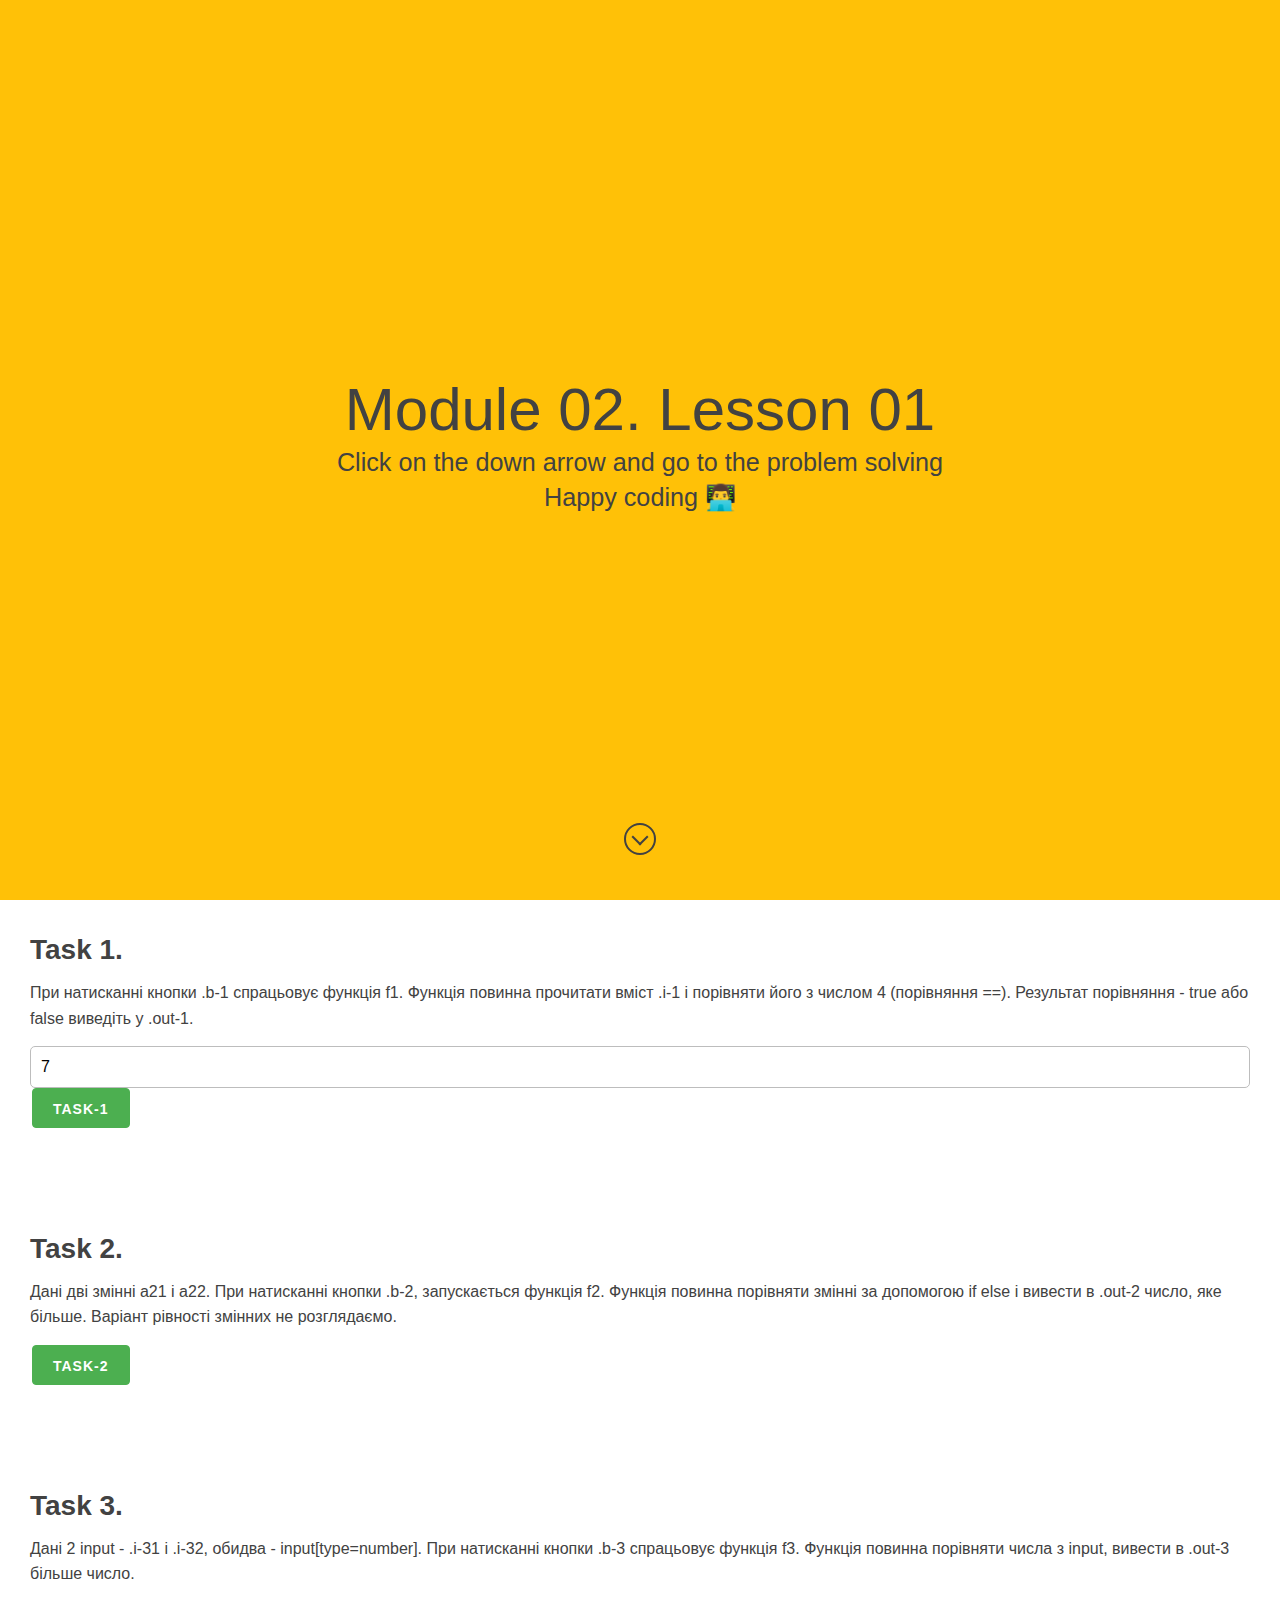
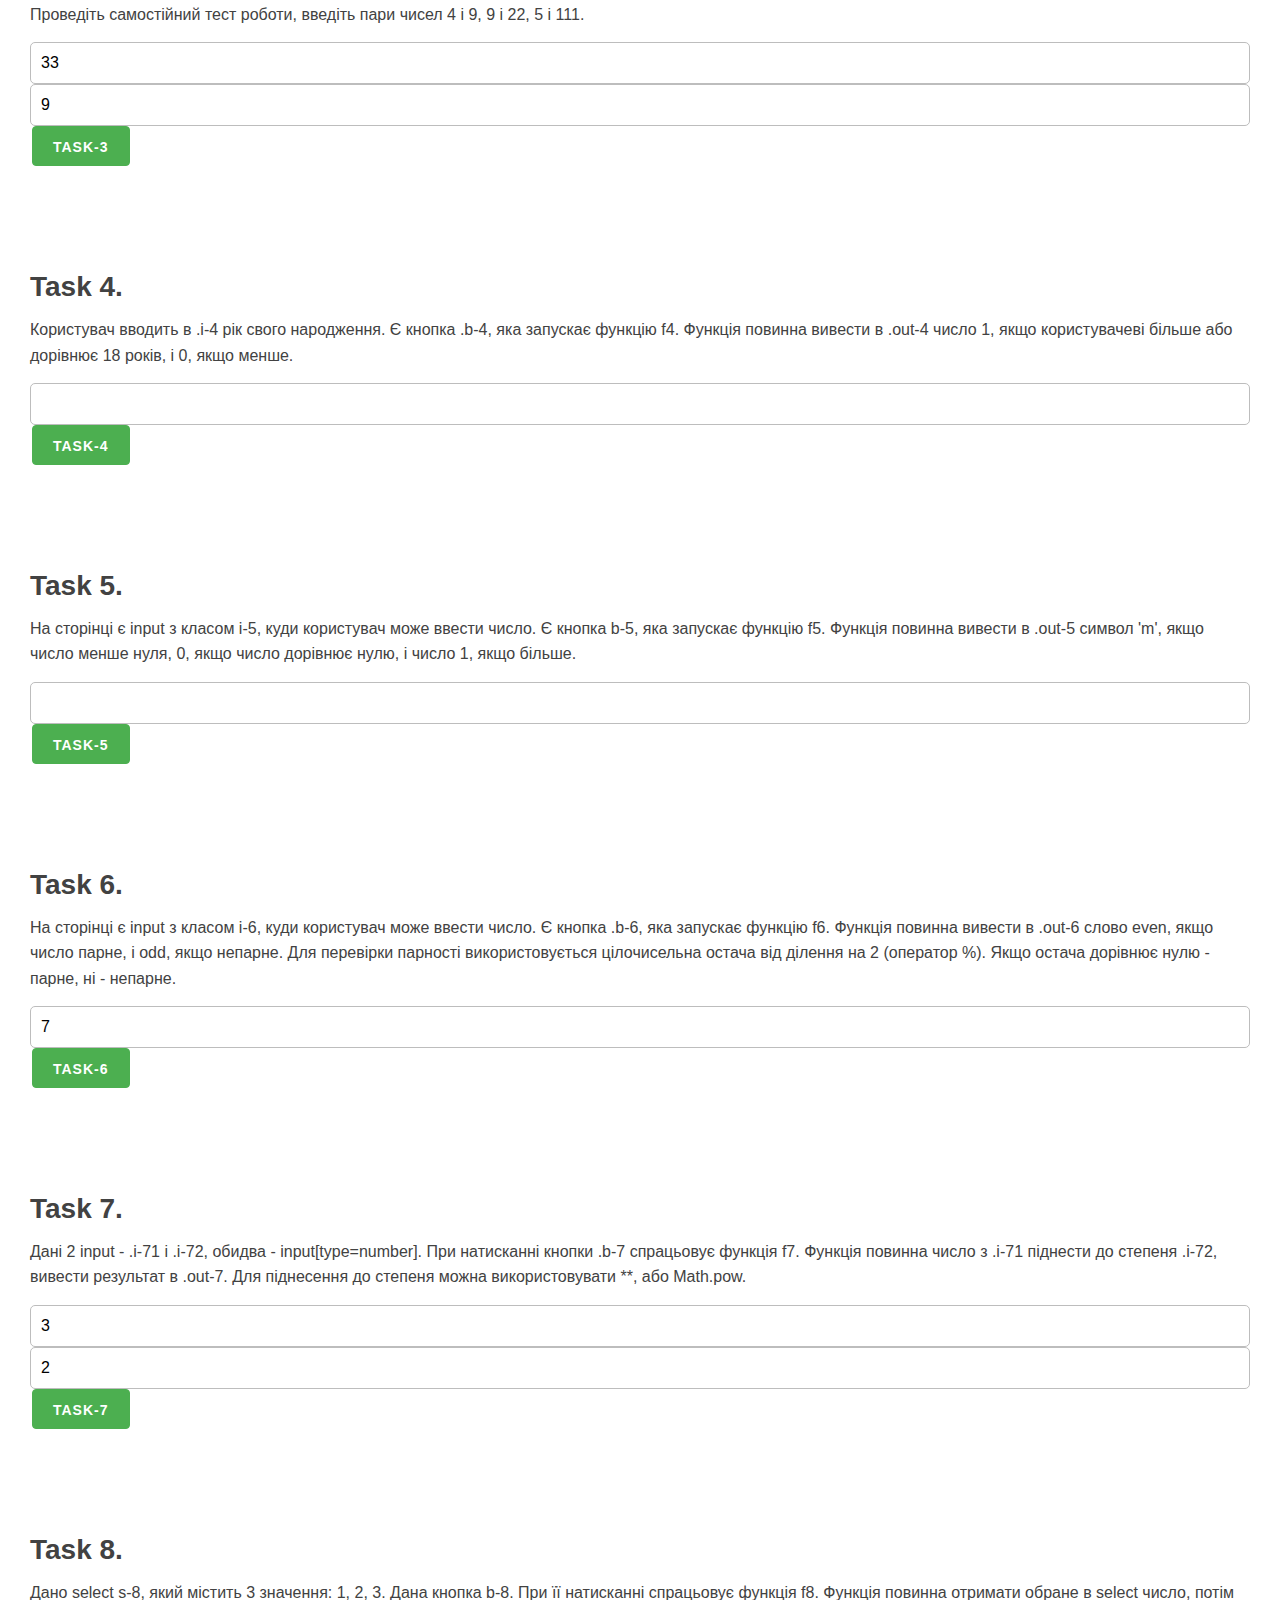
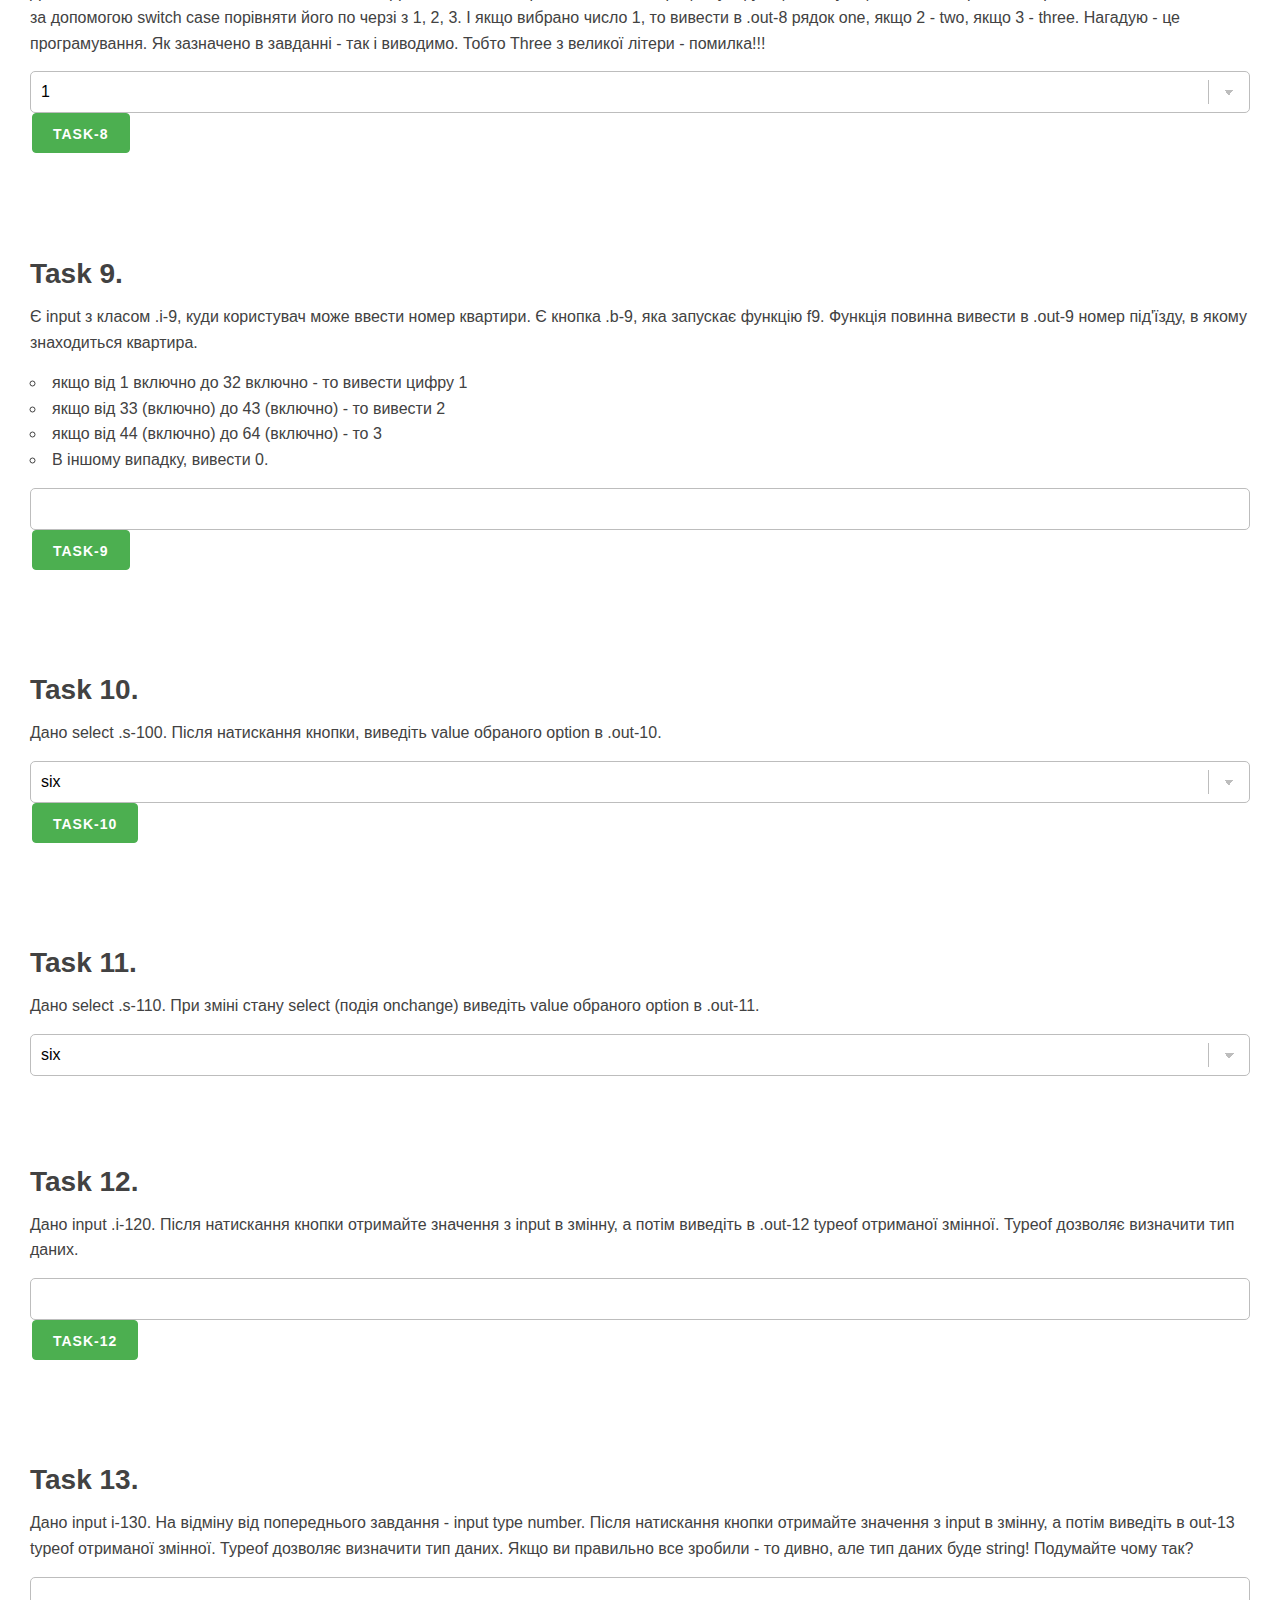
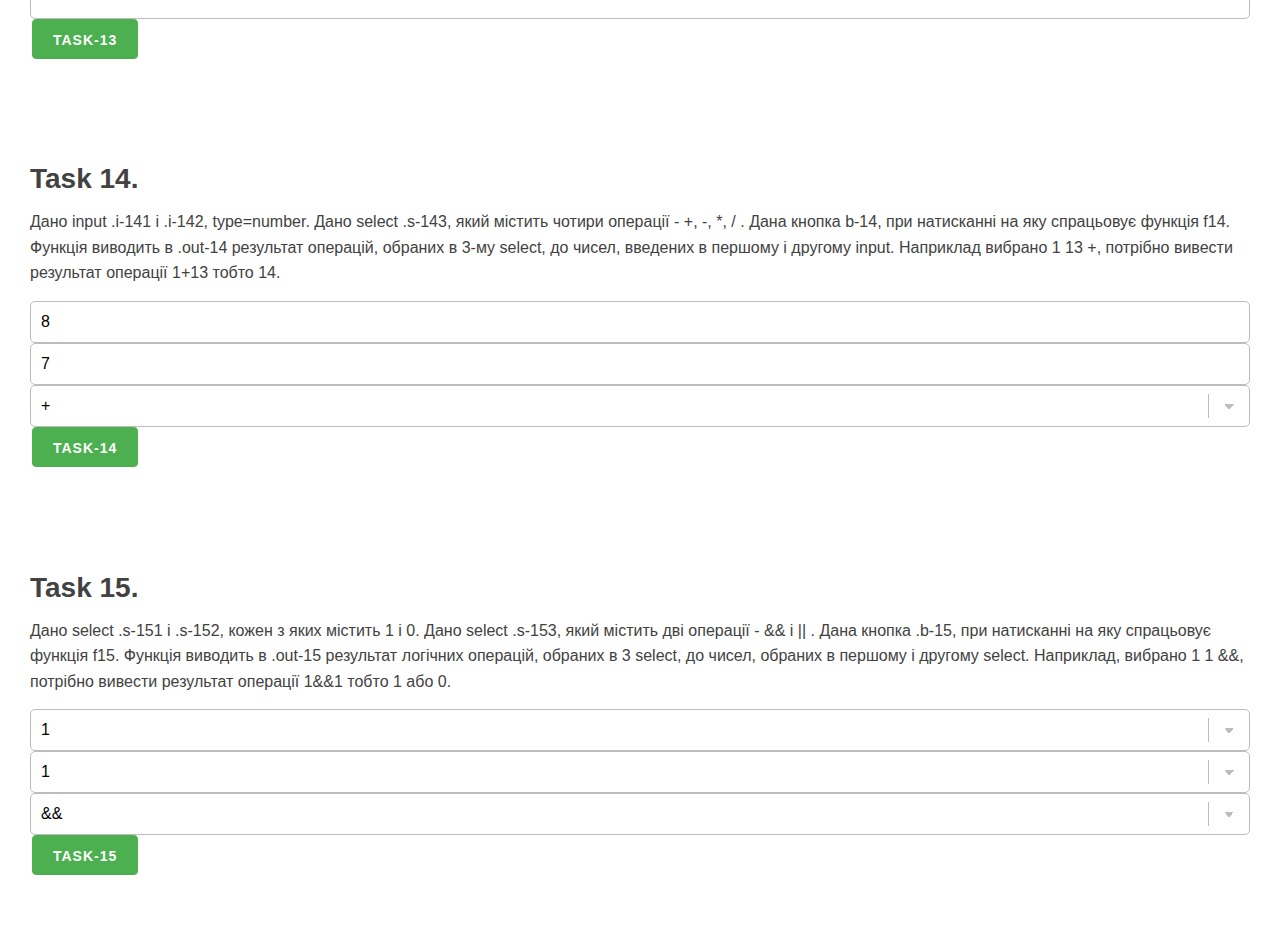
<file: module-02/lesson-01/index.html>
<!DOCTYPE html>
<html lang="uk">
  <head>
    <meta charset="UTF-8" />
    <meta name="viewport" content="width=device-width, initial-scale=1.0" />
    <meta http-equiv="X-UA-Compatible" content="ie=edge" />
    <link
      rel="icon"
      type="image/png"
      href="../../assets/favicon/favicon-96x96.png"
      sizes="96x96"
    />
    <link
      rel="icon"
      type="image/svg+xml"
      href="../../assets/favicon/favicon.svg"
    />
    <link rel="shortcut icon" href="../../assets/favicon/favicon.ico" />
    <link
      rel="apple-touch-icon"
      sizes="180x180"
      href="../../assets/favicon/apple-touch-icon.png"
    />
    <link rel="manifest" href="../../assets/favicon/site.webmanifest" />
    <link rel="stylesheet" href="../../assets/mustard-ui.min.css" />
    <link rel="stylesheet" href="../../assets/styles.css" />
    <title>JavaScript 3.0. Module 02</title>
  </head>

  <body>
    <header>
      <div class="container container-small">
        <h1 class="title">Module 02. Lesson 01</h1>
        <h2 class="subtitle">
          Click on the down arrow and go to the problem solving
        </h2>
        <h3 class="subtitle">Happy coding 👨‍💻</h3>
        <a class="scroll-down" href="#start"></a>
      </div>
    </header>

    <main>
      <section>
        <h4>Task 1.</h4>
        <p>
          При натисканні кнопки .b-1 спрацьовує функція f1. Функція повинна
          прочитати вміст .i-1 і порівняти його з числом 4 (порівняння ==).
          Результат порівняння - true або false виведіть у .out-1.
        </p>
        <input type="number" class="i-1" value="7" />
        <button class="button-primary b-1">Task-1</button>
        <div class="out-1"></div>
      </section>

      <section>
        <h4>Task 2.</h4>
        <p>
          Дані дві змінні a21 і a22. При натисканні кнопки .b-2, запускається
          функція f2. Функція повинна порівняти змінні за допомогою if else і
          вивести в .out-2 число, яке більше. Варіант рівності змінних не
          розглядаємо.
        </p>
        <button class="button-primary b-2">Task-2</button>
        <div class="out-2"></div>
      </section>

      <section>
        <h4>Task 3.</h4>
        <p>
          Дані 2 input - .i-31 і .i-32, обидва - input[type=number]. При
          натисканні кнопки .b-3 спрацьовує функція f3. Функція повинна
          порівняти числа з input, вивести в .out-3 більше число.
        </p>
        <p>
          Проведіть самостійний тест роботи, введіть пари чисел 4 і 9, 9 і 22, 5
          і 111.
        </p>
        <div><input type="number" class="i-31" value="33" /></div>
        <div><input type="number" class="i-32" value="9" /></div>
        <button class="button-primary b-3">Task-3</button>
        <div class="out-3"></div>
      </section>

      <section>
        <h4>Task 4.</h4>
        <p>
          Користувач вводить в .i-4 рік свого народження. Є кнопка .b-4, яка
          запускає функцію f4. Функція повинна вивести в .out-4 число 1, якщо
          користувачеві більше або дорівнює 18 років, і 0, якщо менше.
        </p>
        <input type="number" class="i-4" />
        <button class="button-primary b-4">Task-4</button>
        <div class="out-4"></div>
      </section>

      <section>
        <h4>Task 5.</h4>
        <p>
          На сторінці є input з класом i-5, куди користувач може ввести число. Є
          кнопка b-5, яка запускає функцію f5. Функція повинна вивести в .out-5
          символ 'm', якщо число менше нуля, 0, якщо число дорівнює нулю, і
          число 1, якщо більше.
        </p>
        <input type="number" class="i-5" />
        <button class="button-primary b-5">Task-5</button>
        <div class="out-5"></div>
      </section>

      <section>
        <h4>Task 6.</h4>
        <p>
          На сторінці є input з класом i-6, куди користувач може ввести число. Є
          кнопка .b-6, яка запускає функцію f6. Функція повинна вивести в .out-6
          слово even, якщо число парне, і odd, якщо непарне. Для перевірки
          парності використовується цілочисельна остача від ділення на 2
          (оператор %). Якщо остача дорівнює нулю - парне, ні - непарне.
        </p>
        <input type="number" class="i-6" value="7" />
        <button class="button-primary b-6">Task-6</button>
        <div class="out-6"></div>
      </section>

      <section>
        <h4>Task 7.</h4>
        <p>
          Дані 2 input - .i-71 і .i-72, обидва - input[type=number]. При
          натисканні кнопки .b-7 спрацьовує функція f7. Функція повинна число з
          .i-71 піднести до степеня .i-72, вивести результат в .out-7. Для
          піднесення до степеня можна використовувати **, або Math.pow.
        </p>
        <div><input type="number" class="i-71" value="3" /></div>
        <div><input type="number" class="i-72" value="2" /></div>
        <button class="button-primary b-7">Task-7</button>
        <div class="out-7"></div>
      </section>

      <section>
        <h4>Task 8.</h4>
        <p>
          Дано select s-8, який містить 3 значення: 1, 2, 3. Дана кнопка b-8.
          При її натисканні спрацьовує функція f8. Функція повинна отримати
          обране в select число, потім за допомогою switch case порівняти його
          по черзі з 1, 2, 3. І якщо вибрано число 1, то вивести в .out-8 рядок
          one, якщо 2 - two, якщо 3 - three. Нагадую - це програмування. Як
          зазначено в завданні - так і виводимо. Тобто Three з великої літери -
          помилка!!!
        </p>
        <div>
          <select class="s-8">
            <option value="1">1</option>
            <option value="2">2</option>
            <option value="3">3</option>
          </select>
        </div>
        <button class="button-primary b-8">Task-8</button>
        <div class="out-8"></div>
      </section>

      <section>
        <h4>Task 9.</h4>
        <p>
          Є input з класом .i-9, куди користувач може ввести номер квартири. Є
          кнопка .b-9, яка запускає функцію f9. Функція повинна вивести в .out-9
          номер під'їзду, в якому знаходиться квартира.
        </p>
        <ul>
          <li>якщо від 1 включно до 32 включно - то вивести цифру 1</li>
          <li>якщо від 33 (включно) до 43 (включно) - то вивести 2</li>
          <li>якщо від 44 (включно) до 64 (включно) - то 3</li>
          <li>В іншому випадку, вивести 0.</li>
        </ul>
        <input type="number" class="i-9" />
        <button class="button-primary b-9">Task-9</button>
        <div class="out-9"></div>
      </section>

      <section>
        <h4>Task 10.</h4>
        <p>
          Дано select .s-100. Після натискання кнопки, виведіть value обраного
          option в .out-10.
        </p>
        <div>
          <select class="s-100">
            <option value="6">six</option>
            <option value="7">seven</option>
            <option value="11">eleven</option>
            <option value="9">nine</option>
          </select>
        </div>
        <button class="button-primary b-10">Task-10</button>
        <div class="out-10"></div>
      </section>

      <section>
        <h4>Task 11.</h4>
        <p>
          Дано select .s-110. При зміні стану select (подія onchange) виведіть
          value обраного option в .out-11.
        </p>
        <div>
          <select class="s-110">
            <option value="6">six</option>
            <option value="7">seven</option>
            <option value="11">eleven</option>
            <option value="9">nine</option>
          </select>
        </div>
        <div class="out-11"></div>
      </section>

      <section>
        <h4>Task 12.</h4>
        <p>
          Дано input .i-120. Після натискання кнопки отримайте значення з input
          в змінну, а потім виведіть в .out-12 typeof отриманої змінної. Typeof
          дозволяє визначити тип даних.
        </p>
        <input type="text" class="i-120" />
        <button class="button-primary b-12">Task-12</button>
        <div class="out-12"></div>
      </section>

      <section>
        <h4>Task 13.</h4>
        <p>
          Дано input i-130. На відміну від попереднього завдання - input type
          number. Після натискання кнопки отримайте значення з input в змінну, а
          потім виведіть в out-13 typeof отриманої змінної. Typeof дозволяє
          визначити тип даних. Якщо ви правильно все зробили - то дивно, але тип
          даних буде string! Подумайте чому так?
        </p>
        <input type="number" class="i-130" />
        <button class="button-primary b-13">Task-13</button>
        <div class="out-13"></div>
      </section>

      <section>
        <h4>Task 14.</h4>
        <p>
          Дано input .i-141 і .i-142, type=number. Дано select .s-143, який
          містить чотири операції - +, -, *, / . Дана кнопка b-14, при
          натисканні на яку спрацьовує функція f14. Функція виводить в .out-14
          результат операцій, обраних в 3-му select, до чисел, введених в
          першому і другому input. Наприклад вибрано 1 13 +, потрібно вивести
          результат операції 1+13 тобто 14.
        </p>
        <div><input type="number" class="i-141" value="8" /></div>
        <div><input type="number" class="i-142" value="7" /></div>
        <div>
          <select class="s-143">
            <option value="+">+</option>
            <option value="-">-</option>
            <option value="*">*</option>
            <option value="/">/</option>
          </select>
        </div>
        <button class="button-primary b-14">Task-14</button>
        <div class="out-14"></div>
      </section>

      <section>
        <h4>Task 15.</h4>
        <p>
          Дано select .s-151 і .s-152, кожен з яких містить 1 і 0. Дано select
          .s-153, який містить дві операції - && і || . Дана кнопка .b-15, при
          натисканні на яку спрацьовує функція f15. Функція виводить в .out-15
          результат логічних операцій, обраних в 3 select, до чисел, обраних в
          першому і другому select. Наприклад, вибрано 1 1 &&, потрібно вивести
          результат операції 1&&1 тобто 1 або 0.
        </p>
        <div>
          <select class="s-151">
            <option value="1">1</option>
            <option value="0">0</option>
          </select>
        </div>
        <div>
          <select class="s-152">
            <option value="1">1</option>
            <option value="0">0</option>
          </select>
        </div>
        <div>
          <select class="s-153">
            <option value="&&">&&</option>
            <option value="||">||</option>
          </select>
        </div>
        <button class="button-primary b-15">Task-15</button>
        <div class="out-15"></div>
      </section>
    </main>

    <script src="./script.js"></script>
  </body>
</html>
</file>
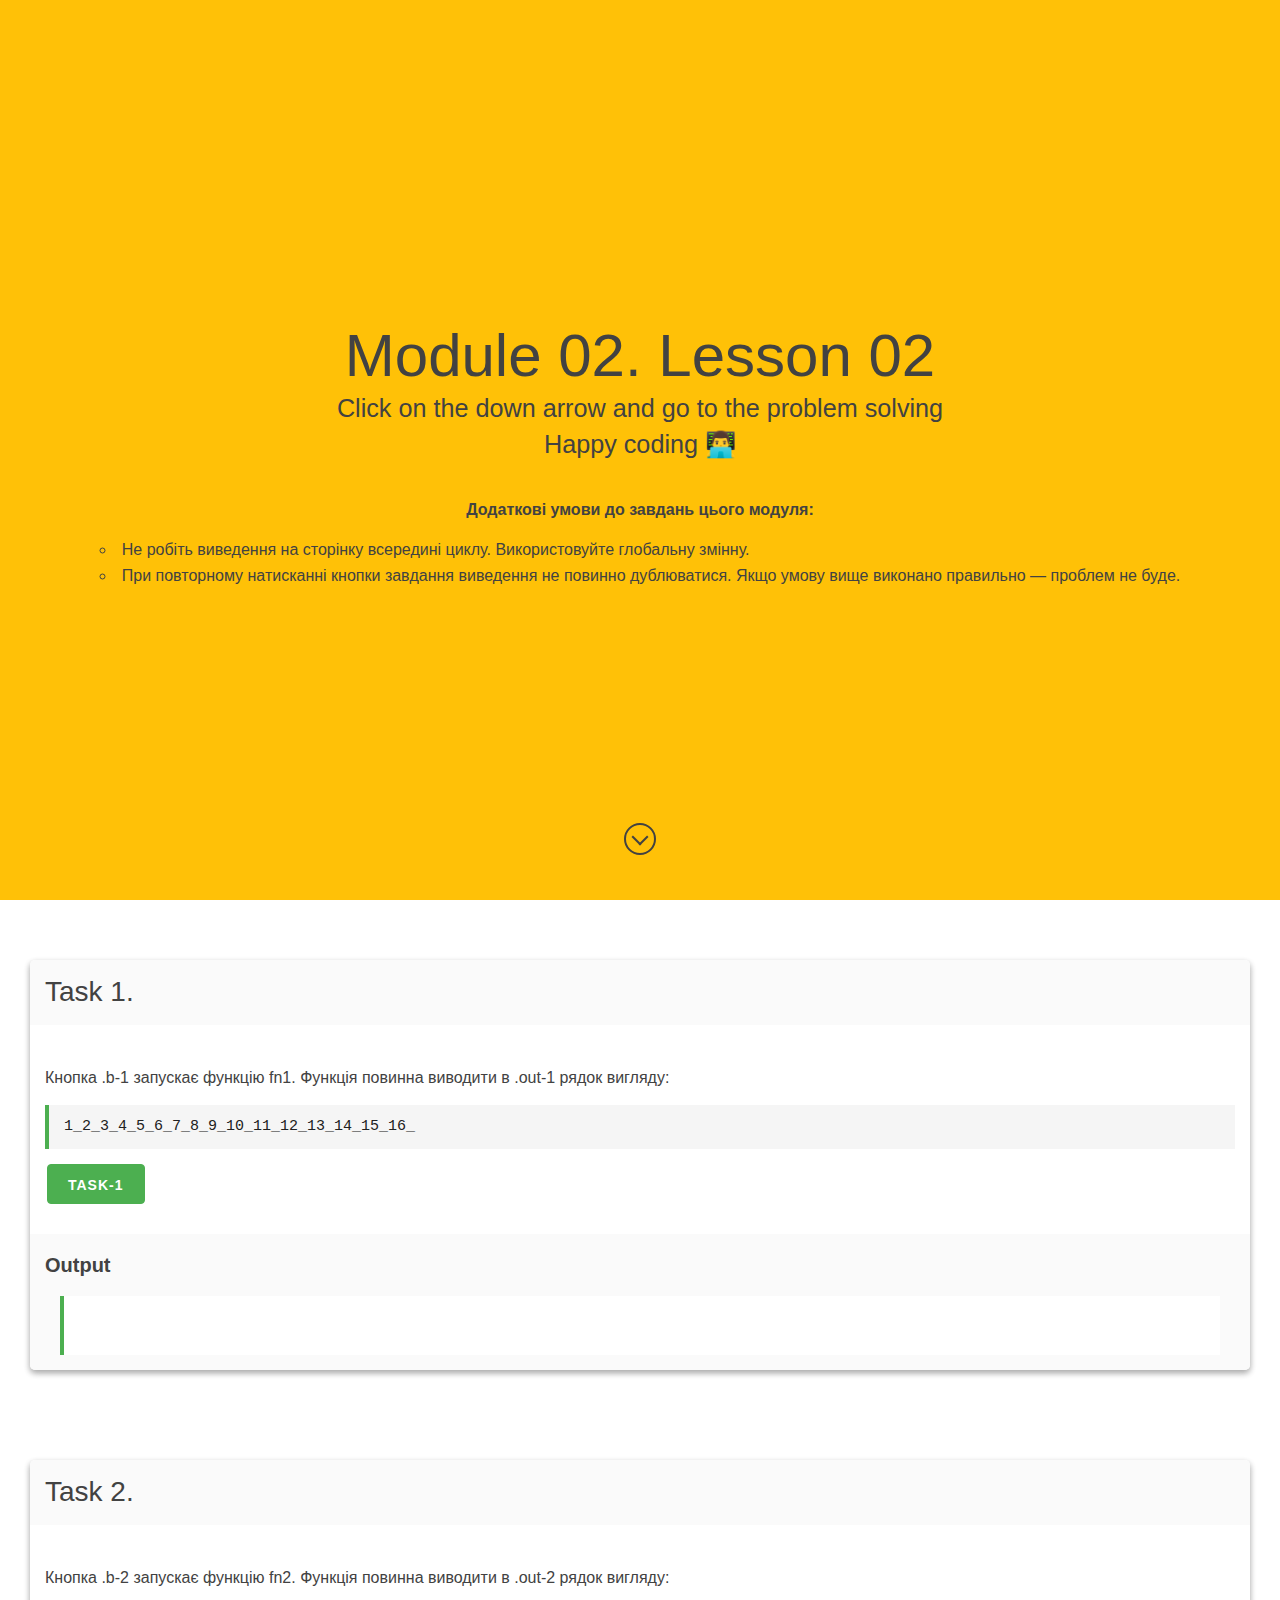
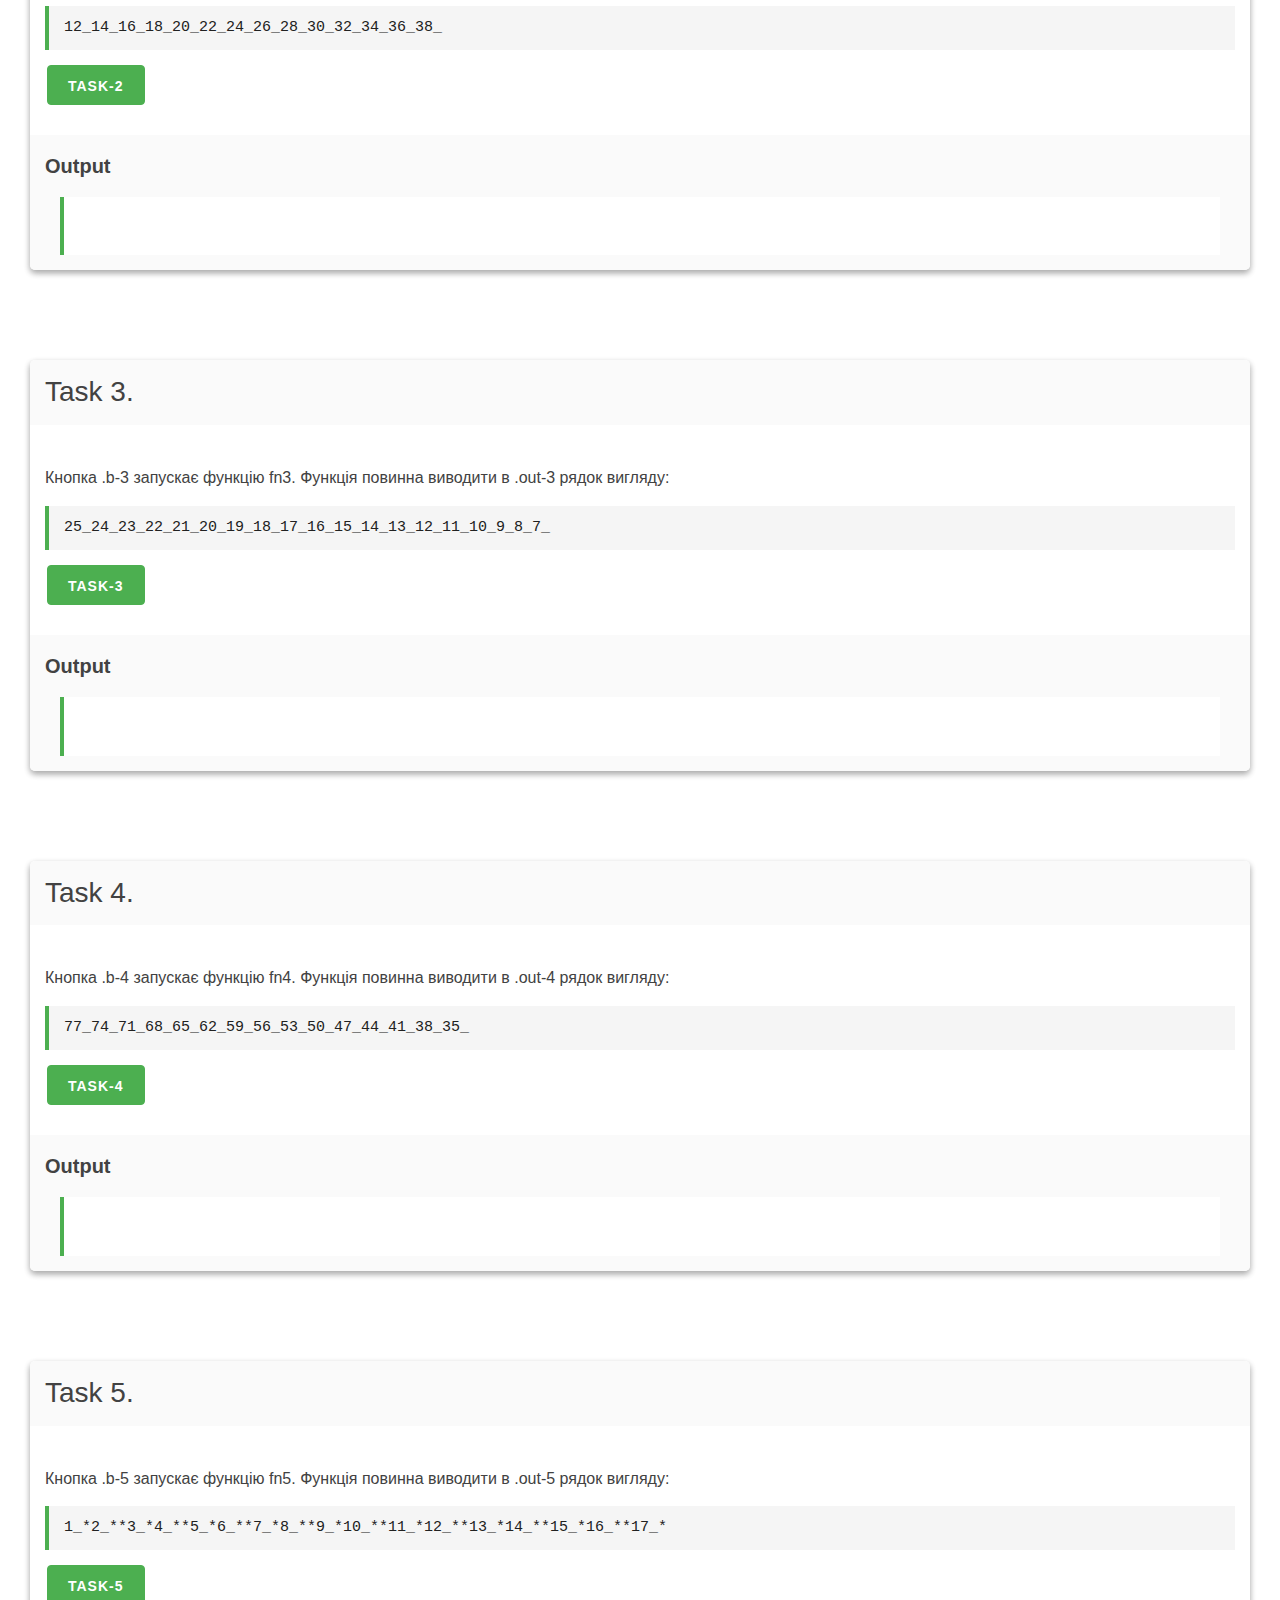
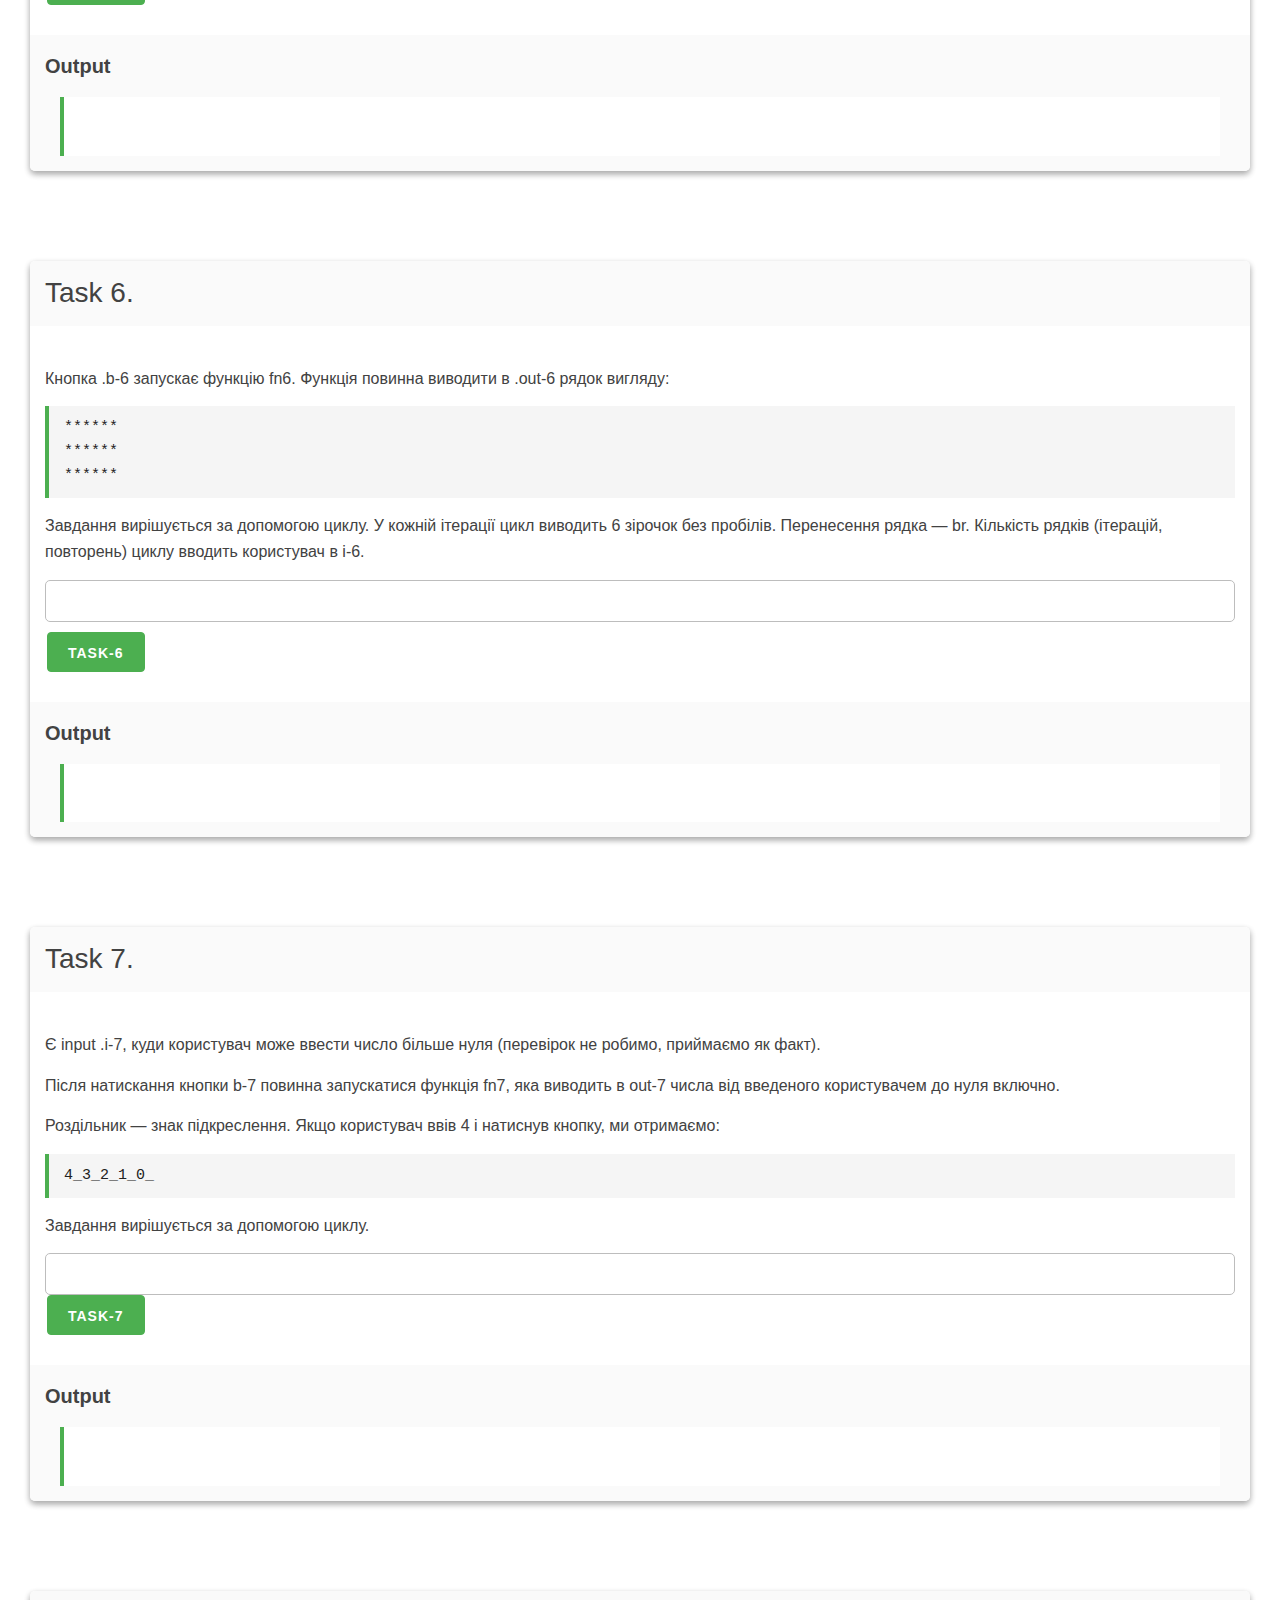
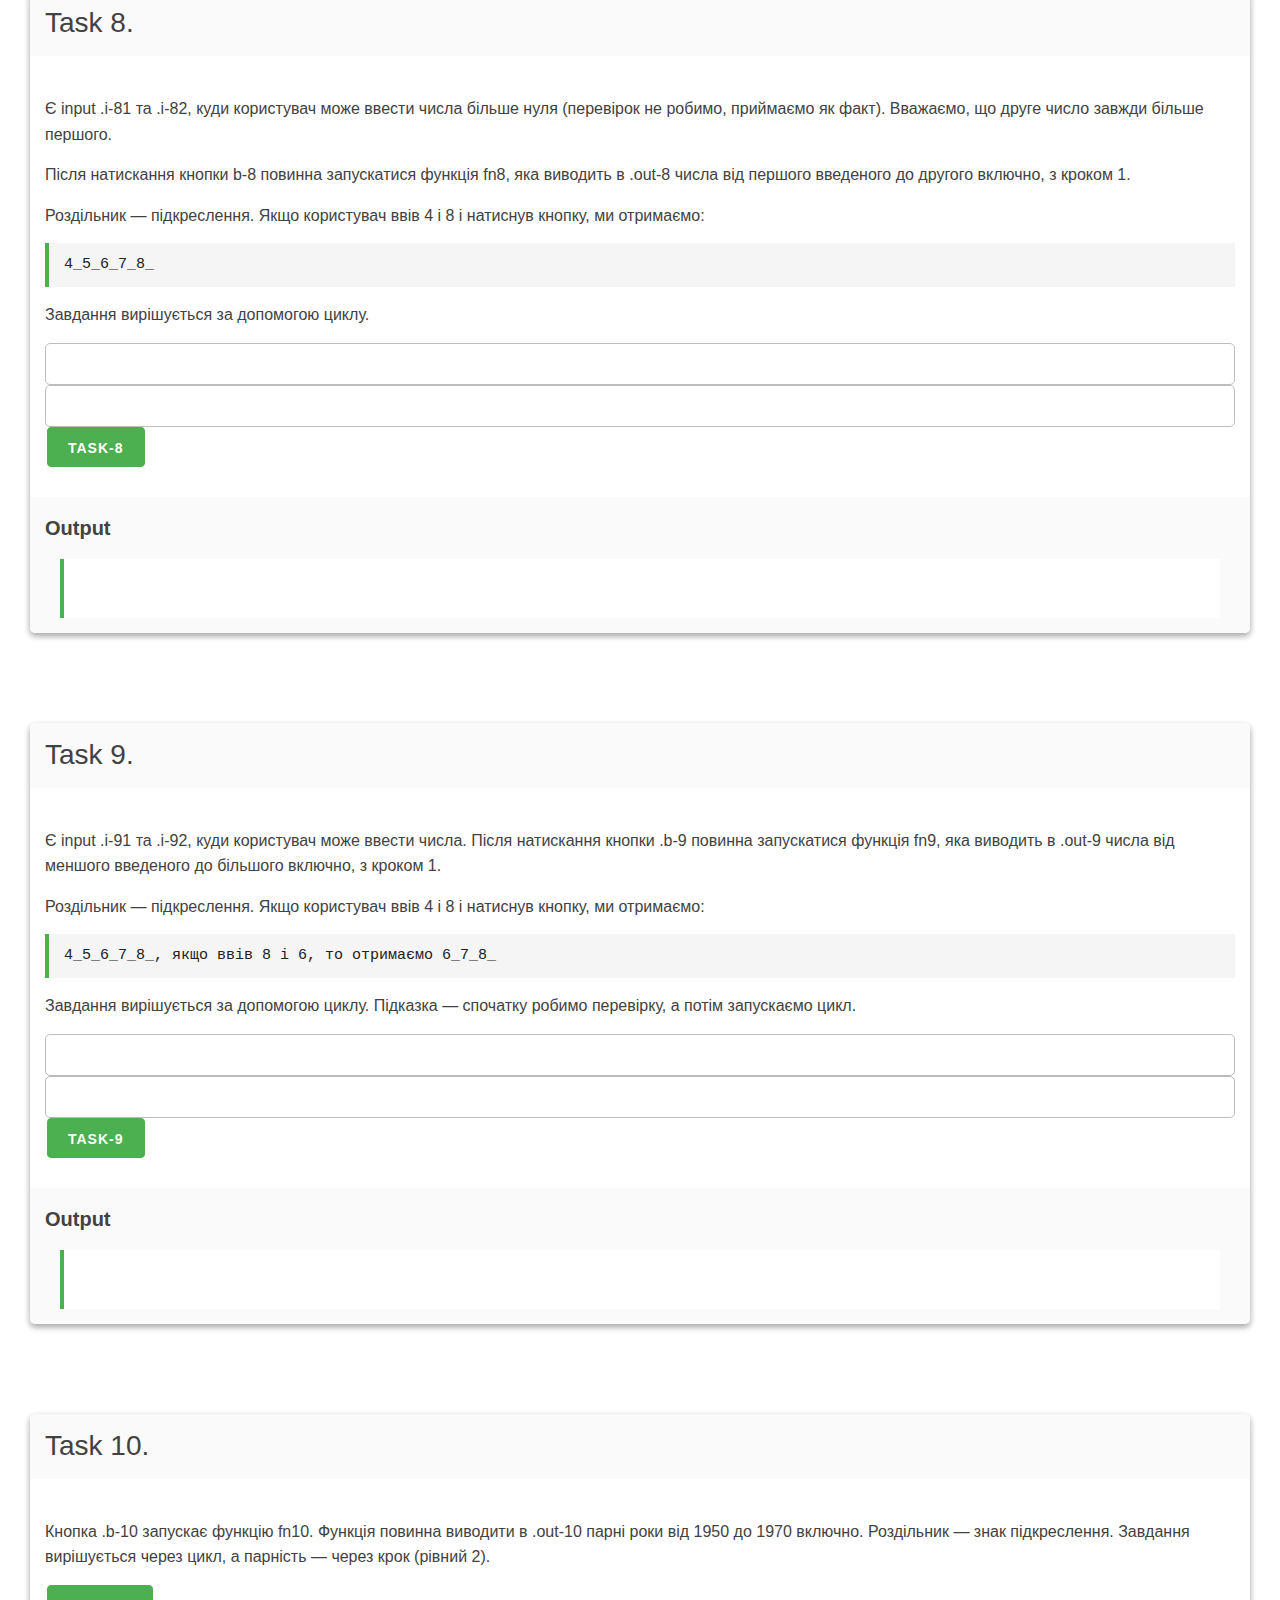
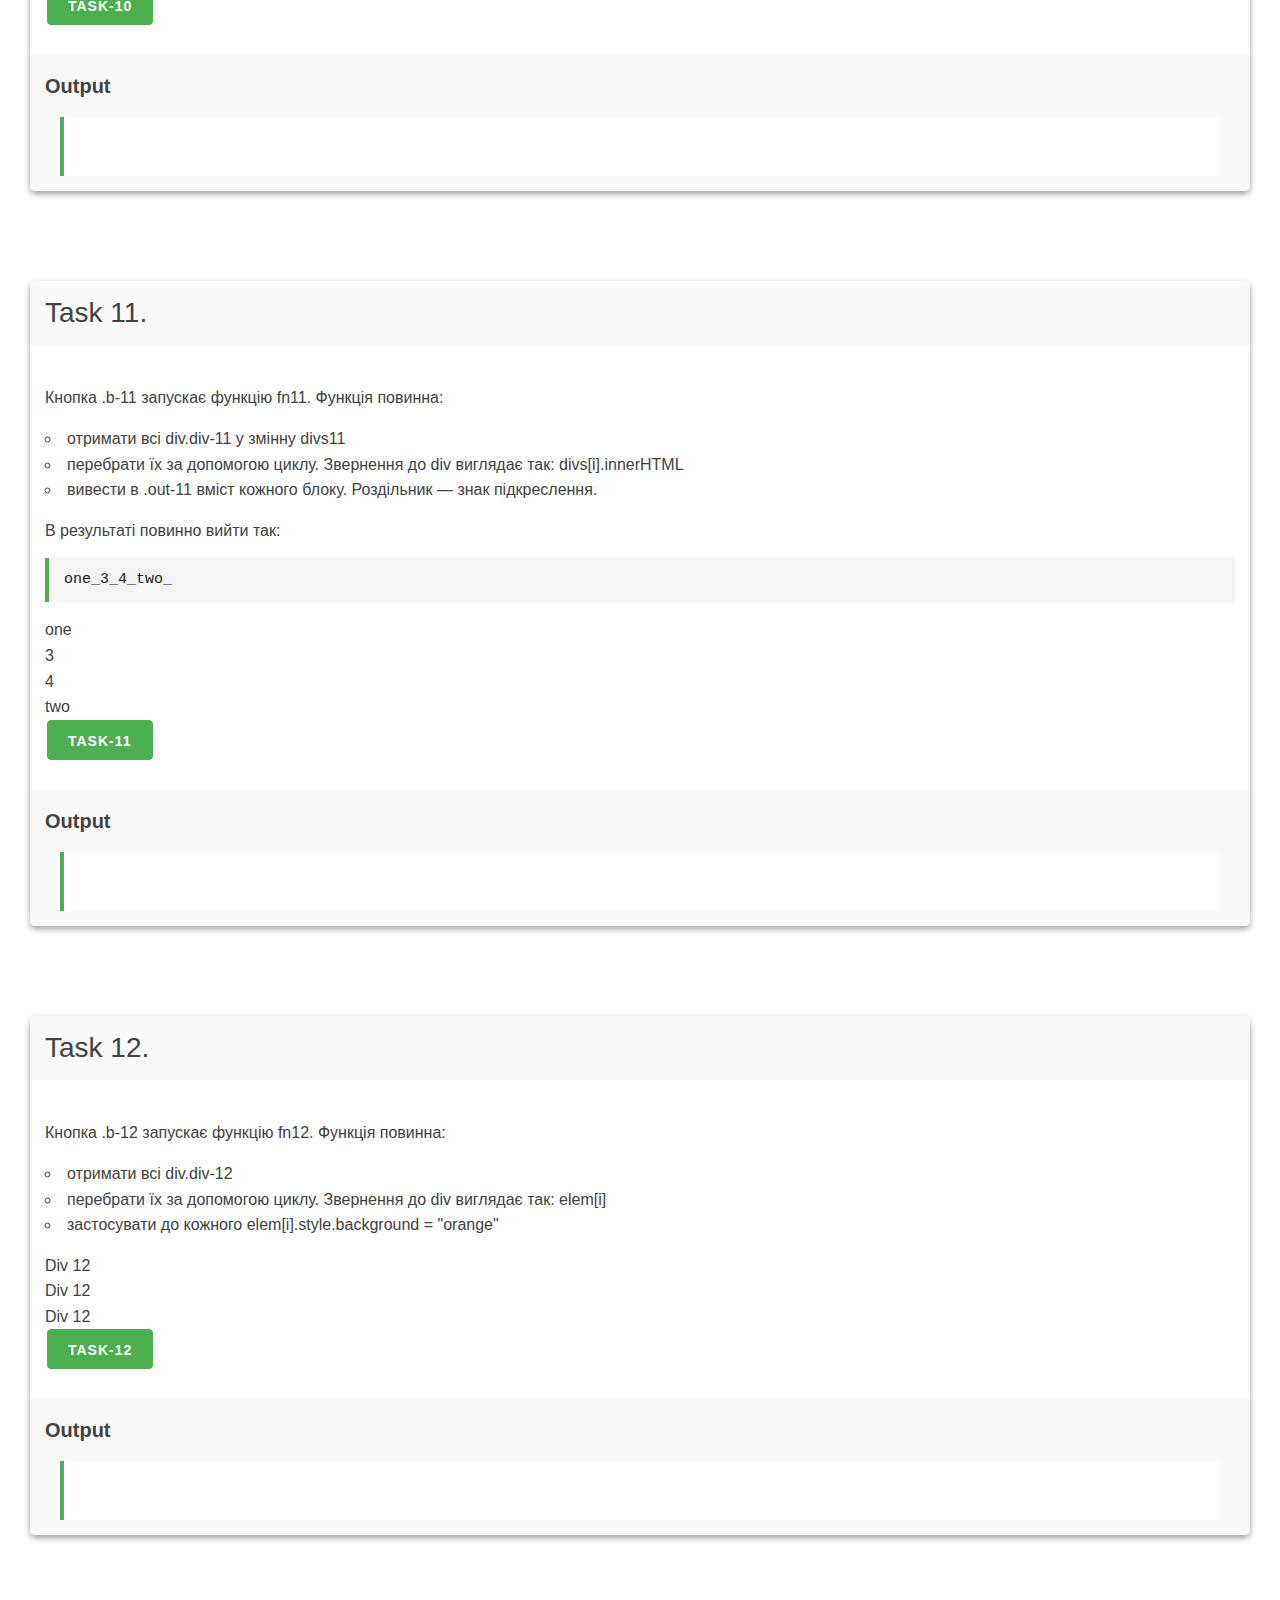
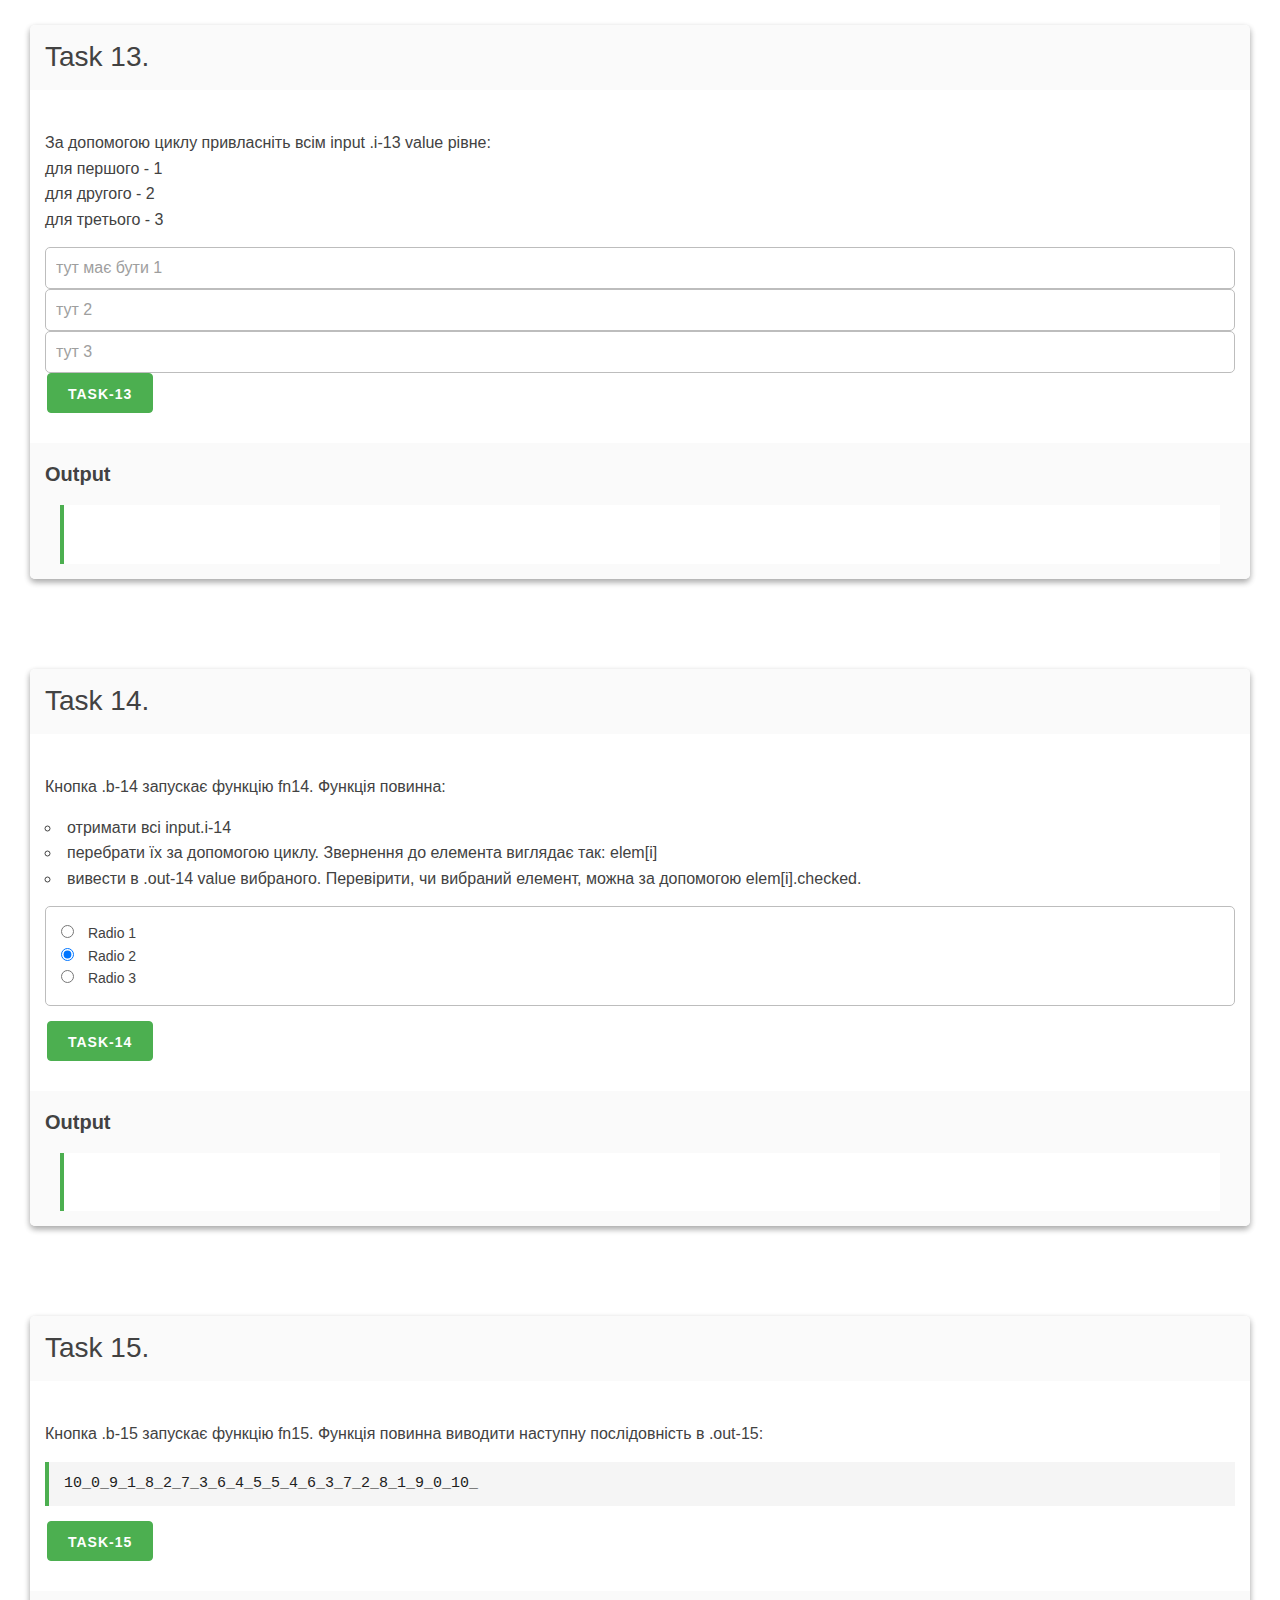
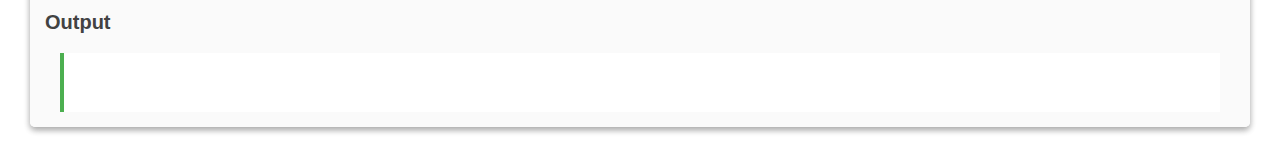
<file: module-02/lesson-02/index.html>
<!DOCTYPE html>
<html lang="uk">
  <head>
    <meta charset="UTF-8" />
    <meta name="viewport" content="width=device-width, initial-scale=1.0" />
    <title>JavaScript 3.0. Module 02</title>
    <link rel="stylesheet" href="../../assets/mustard-ui.min.css" />
    <link rel="stylesheet" href="../../assets/styles.css" />
  </head>

  <body>
    <header>
      <div class="container container-small">
        <h1 class="title">Module 02. Lesson 02</h1>
        <h2 class="subtitle">
          Click on the down arrow and go to the problem solving
        </h2>
        <h3 class="subtitle">Happy coding 👨‍💻</h3>
        <a class="scroll-down" href="#start"></a>
      </div>
      <p><strong>Додаткові умови до завдань цього модуля:</strong></p>
      <ul>
        <li>
          Не робіть виведення на сторінку всередині циклу. Використовуйте
          глобальну змінну.
        </li>
        <li>
          При повторному натисканні кнопки завдання виведення не повинно
          дублюватися. Якщо умову вище виконано правильно — проблем не буде.
        </li>
      </ul>
    </header>

    <main>
      <section id="start">
        <div class="panel">
          <div class="panel-head">
            <p class="panel-title">Task 1.</p>
          </div>
          <div class="panel-body">
            <p>
              Кнопка .b-1 запускає функцію fn1. Функція повинна виводити в
              .out-1 рядок вигляду:
            </p>
            <pre>1_2_3_4_5_6_7_8_9_10_11_12_13_14_15_16_</pre>
            <button class="button-primary b-1">Task-1</button>
          </div>
          <div class="panel-footer">
            <h6>Output</h6>
            <blockquote>
              <div class="out-1"></div>
            </blockquote>
          </div>
        </div>
      </section>

      <section>
        <div class="panel">
          <div class="panel-head">
            <p class="panel-title">Task 2.</p>
          </div>
          <div class="panel-body">
            <p>
              Кнопка .b-2 запускає функцію fn2. Функція повинна виводити в
              .out-2 рядок вигляду:
            </p>
            <pre> 12_14_16_18_20_22_24_26_28_30_32_34_36_38_</pre>
            <button class="button-primary b-2">Task-2</button>
          </div>
          <div class="panel-footer">
            <h6>Output</h6>
            <blockquote>
              <div class="out-2"></div>
            </blockquote>
          </div>
        </div>
      </section>

      <section>
        <div class="panel">
          <div class="panel-head">
            <p class="panel-title">Task 3.</p>
          </div>
          <div class="panel-body">
            <p>
              Кнопка .b-3 запускає функцію fn3. Функція повинна виводити в
              .out-3 рядок вигляду:
            </p>
            <pre> 25_24_23_22_21_20_19_18_17_16_15_14_13_12_11_10_9_8_7_</pre>
            <button class="button-primary b-3">Task-3</button>
          </div>
          <div class="panel-footer">
            <h6>Output</h6>
            <blockquote>
              <div class="out-3"></div>
            </blockquote>
          </div>
        </div>
      </section>

      <section>
        <div class="panel">
          <div class="panel-head">
            <p class="panel-title">Task 4.</p>
          </div>
          <div class="panel-body">
            <p>
              Кнопка .b-4 запускає функцію fn4. Функція повинна виводити в
              .out-4 рядок вигляду:
            </p>
            <pre> 77_74_71_68_65_62_59_56_53_50_47_44_41_38_35_</pre>
            <button class="button-primary b-4">Task-4</button>
          </div>
          <div class="panel-footer">
            <h6>Output</h6>
            <blockquote>
              <div class="out-4"></div>
            </blockquote>
          </div>
        </div>
      </section>

      <section>
        <div class="panel">
          <div class="panel-head">
            <p class="panel-title">Task 5.</p>
          </div>
          <div class="panel-body">
            <p>
              Кнопка .b-5 запускає функцію fn5. Функція повинна виводити в
              .out-5 рядок вигляду:
            </p>
            <pre>
            1_*2_**3_*4_**5_*6_**7_*8_**9_*10_**11_*12_**13_*14_**15_*16_**17_*
          </pre
            >
            <button class="button-primary b-5">Task-5</button>
          </div>
          <div class="panel-footer">
            <h6>Output</h6>
            <blockquote>
              <div class="out-5"></div>
            </blockquote>
          </div>
        </div>
      </section>

      <section>
        <div class="panel">
          <div class="panel-head">
            <p class="panel-title">Task 6.</p>
          </div>
          <div class="panel-body">
            <p>
              Кнопка .b-6 запускає функцію fn6. Функція повинна виводити в
              .out-6 рядок вигляду:
            </p>
            <pre>
            ******<br />
            ******<br />
            ******<br />
          </pre>
            <p>
              Завдання вирішується за допомогою циклу. У кожній ітерації цикл
              виводить 6 зірочок без пробілів. Перенесення рядка — br. Кількість
              рядків (ітерацій, повторень) циклу вводить користувач в i-6.
            </p>
            <div class="form-control"><input type="number" class="i-6" /></div>
            <button class="button-primary b-6">Task-6</button>
          </div>
          <div class="panel-footer">
            <h6>Output</h6>
            <blockquote>
              <div class="out-6"></div>
            </blockquote>
          </div>
        </div>
      </section>

      <section>
        <div class="panel">
          <div class="panel-head">
            <p class="panel-title">Task 7.</p>
          </div>
          <div class="panel-body">
            <p>
              Є input .i-7, куди користувач може ввести число більше нуля
              (перевірок не робимо, приймаємо як факт).
            </p>
            <p>
              Після натискання кнопки b-7 повинна запускатися функція fn7, яка
              виводить в out-7 числа від введеного користувачем до нуля включно.
            </p>
            <p>
              Роздільник — знак підкреслення. Якщо користувач ввів 4 і натиснув
              кнопку, ми отримаємо:
            </p>
            <pre> 4_3_2_1_0_</pre>
            <p>Завдання вирішується за допомогою циклу.</p>
            <input type="number" class="i-7" />
            <button class="button-primary b-7">Task-7</button>
          </div>
          <div class="panel-footer">
            <h6>Output</h6>
            <blockquote>
              <div class="out-7"></div>
            </blockquote>
          </div>
        </div>
      </section>

      <section>
        <div class="panel">
          <div class="panel-head">
            <p class="panel-title">Task 8.</p>
          </div>
          <div class="panel-body">
            <p>
              Є input .i-81 та .i-82, куди користувач може ввести числа більше
              нуля (перевірок не робимо, приймаємо як факт). Вважаємо, що друге
              число завжди більше першого.
            </p>
            <p>
              Після натискання кнопки b-8 повинна запускатися функція fn8, яка
              виводить в .out-8 числа від першого введеного до другого включно,
              з кроком 1.
            </p>
            <p>
              Роздільник — підкреслення. Якщо користувач ввів 4 і 8 і натиснув
              кнопку, ми отримаємо:
            </p>
            <pre> 4_5_6_7_8_</pre>
            <p>Завдання вирішується за допомогою циклу.</p>
            <div><input type="number" class="i-81" /></div>
            <div><input type="number" class="i-82" /></div>
            <button class="button-primary b-8">Task-8</button>
          </div>
          <div class="panel-footer">
            <h6>Output</h6>
            <blockquote>
              <div class="out-8"></div>
            </blockquote>
          </div>
        </div>
      </section>

      <section>
        <div class="panel">
          <div class="panel-head">
            <p class="panel-title">Task 9.</p>
          </div>
          <div class="panel-body">
            <p>
              Є input .i-91 та .i-92, куди користувач може ввести числа. Після
              натискання кнопки .b-9 повинна запускатися функція fn9, яка
              виводить в .out-9 числа від меншого введеного до більшого включно,
              з кроком 1.
            </p>
            <p>
              Роздільник — підкреслення. Якщо користувач ввів 4 і 8 і натиснув
              кнопку, ми отримаємо:
            </p>
            <pre> 4_5_6_7_8_, якщо ввів 8 і 6, то отримаємо 6_7_8_</pre>
            <p>
              Завдання вирішується за допомогою циклу. Підказка — спочатку
              робимо перевірку, а потім запускаємо цикл.
            </p>
            <div><input type="number" class="i-91" /></div>
            <div><input type="number" class="i-92" /></div>
            <button class="button-primary b-9">Task-9</button>
          </div>
          <div class="panel-footer">
            <h6>Output</h6>
            <blockquote>
              <div class="out-9"></div>
            </blockquote>
          </div>
        </div>
      </section>

      <section>
        <div class="panel">
          <div class="panel-head">
            <p class="panel-title">Task 10.</p>
          </div>
          <div class="panel-body">
            <p>
              Кнопка .b-10 запускає функцію fn10. Функція повинна виводити в
              .out-10 парні роки від 1950 до 1970 включно. Роздільник — знак
              підкреслення. Завдання вирішується через цикл, а парність — через
              крок (рівний 2).
            </p>
            <button class="button-primary b-10">Task-10</button>
          </div>
          <div class="panel-footer">
            <h6>Output</h6>
            <blockquote>
              <div class="out-10"></div>
            </blockquote>
          </div>
        </div>
      </section>

      <section>
        <div class="panel">
          <div class="panel-head">
            <p class="panel-title">Task 11.</p>
          </div>
          <div class="panel-body">
            <p>Кнопка .b-11 запускає функцію fn11. Функція повинна:</p>
            <ul>
              <li>отримати всі div.div-11 у змінну divs11</li>
              <li>
                перебрати їх за допомогою циклу. Звернення до div виглядає так:
                divs[i].innerHTML
              </li>
              <li>
                вивести в .out-11 вміст кожного блоку. Роздільник — знак
                підкреслення.
              </li>
            </ul>
            <p>В результаті повинно вийти так:</p>
            <pre> one_3_4_two_</pre>
            <div class="div-11">one</div>
            <div class="div-11">3</div>
            <div class="div-11">4</div>
            <div class="div-11">two</div>
            <button class="button-primary b-11">Task-11</button>
          </div>
          <div class="panel-footer">
            <h6>Output</h6>
            <blockquote>
              <div class="out-11"></div>
            </blockquote>
          </div>
        </div>
      </section>

      <section>
        <div class="panel">
          <div class="panel-head">
            <p class="panel-title">Task 12.</p>
          </div>
          <div class="panel-body">
            <p>Кнопка .b-12 запускає функцію fn12. Функція повинна:</p>
            <ul>
              <li>отримати всі div.div-12</li>
              <li>
                перебрати їх за допомогою циклу. Звернення до div виглядає так:
                elem[i]
              </li>
              <li>
                застосувати до кожного elem[i].style.background = "orange"
              </li>
            </ul>
            <div class="div-12">Div 12</div>
            <div class="div-12">Div 12</div>
            <div class="div-12">Div 12</div>
            <button class="button-primary b-12">Task-12</button>
          </div>
          <div class="panel-footer">
            <h6>Output</h6>
            <blockquote>
              <div class="out-12"></div>
            </blockquote>
          </div>
        </div>
      </section>

      <section>
        <div class="panel">
          <div class="panel-head">
            <p class="panel-title">Task 13.</p>
          </div>
          <div class="panel-body">
            <p>
              За допомогою циклу привласніть всім input .i-13 value рівне:
              <br />
              для першого - 1<br />
              для другого - 2 <br />
              для третього - 3
            </p>
            <div>
              <input type="text" placeholder="тут має бути 1" class="i-13" />
            </div>
            <div>
              <input type="text" placeholder="тут 2" class="i-13" />
            </div>
            <div>
              <input type="text" placeholder="тут 3" class="i-13" />
            </div>
            <button class="button-primary b-13">Task-13</button>
          </div>
          <div class="panel-footer">
            <h6>Output</h6>
            <blockquote>
              <div class="out-13"></div>
            </blockquote>
          </div>
        </div>
      </section>

      <section>
        <div class="panel">
          <div class="panel-head">
            <p class="panel-title">Task 14.</p>
          </div>
          <div class="panel-body">
            <p>Кнопка .b-14 запускає функцію fn14. Функція повинна:</p>
            <ul>
              <li>отримати всі input.i-14</li>
              <li>
                перебрати їх за допомогою циклу. Звернення до елемента виглядає
                так: elem[i]
              </li>
              <li>
                вивести в .out-14 value вибраного. Перевірити, чи вибраний
                елемент, можна за допомогою elem[i].checked.
              </li>
            </ul>
            <fieldset>
              <div>
                <label>
                  <input type="radio" name="i-14" class="i-14" value="marvin" />
                  Radio 1
                </label>
              </div>
              <div>
                <label>
                  <input
                    type="radio"
                    name="i-14"
                    class="i-14"
                    value="tricia"
                    checked
                  />
                  Radio 2
                </label>
              </div>
              <div>
                <label>
                  <input
                    type="radio"
                    name="i-14"
                    class="i-14"
                    value="beeblebrox"
                  />
                  Radio 3
                </label>
              </div>
            </fieldset>
            <button class="button-primary b-14">Task-14</button>
          </div>
          <div class="panel-footer">
            <h6>Output</h6>
            <blockquote>
              <div class="out-14"></div>
            </blockquote>
          </div>
        </div>
      </section>

      <section>
        <div class="panel">
          <div class="panel-head">
            <p class="panel-title">Task 15.</p>
          </div>
          <div class="panel-body">
            <p>
              Кнопка .b-15 запускає функцію fn15. Функція повинна виводити
              наступну послідовність в .out-15:
            </p>
            <pre> 10_0_9_1_8_2_7_3_6_4_5_5_4_6_3_7_2_8_1_9_0_10_</pre>
            <button class="button-primary b-15">Task-15</button>
          </div>
          <div class="panel-footer">
            <h6>Output</h6>
            <blockquote>
              <div class="out-15"></div>
            </blockquote>
          </div>
        </div>
      </section>
    </main>

    <script src="script.js"></script>
  </body>
</html>
</file>
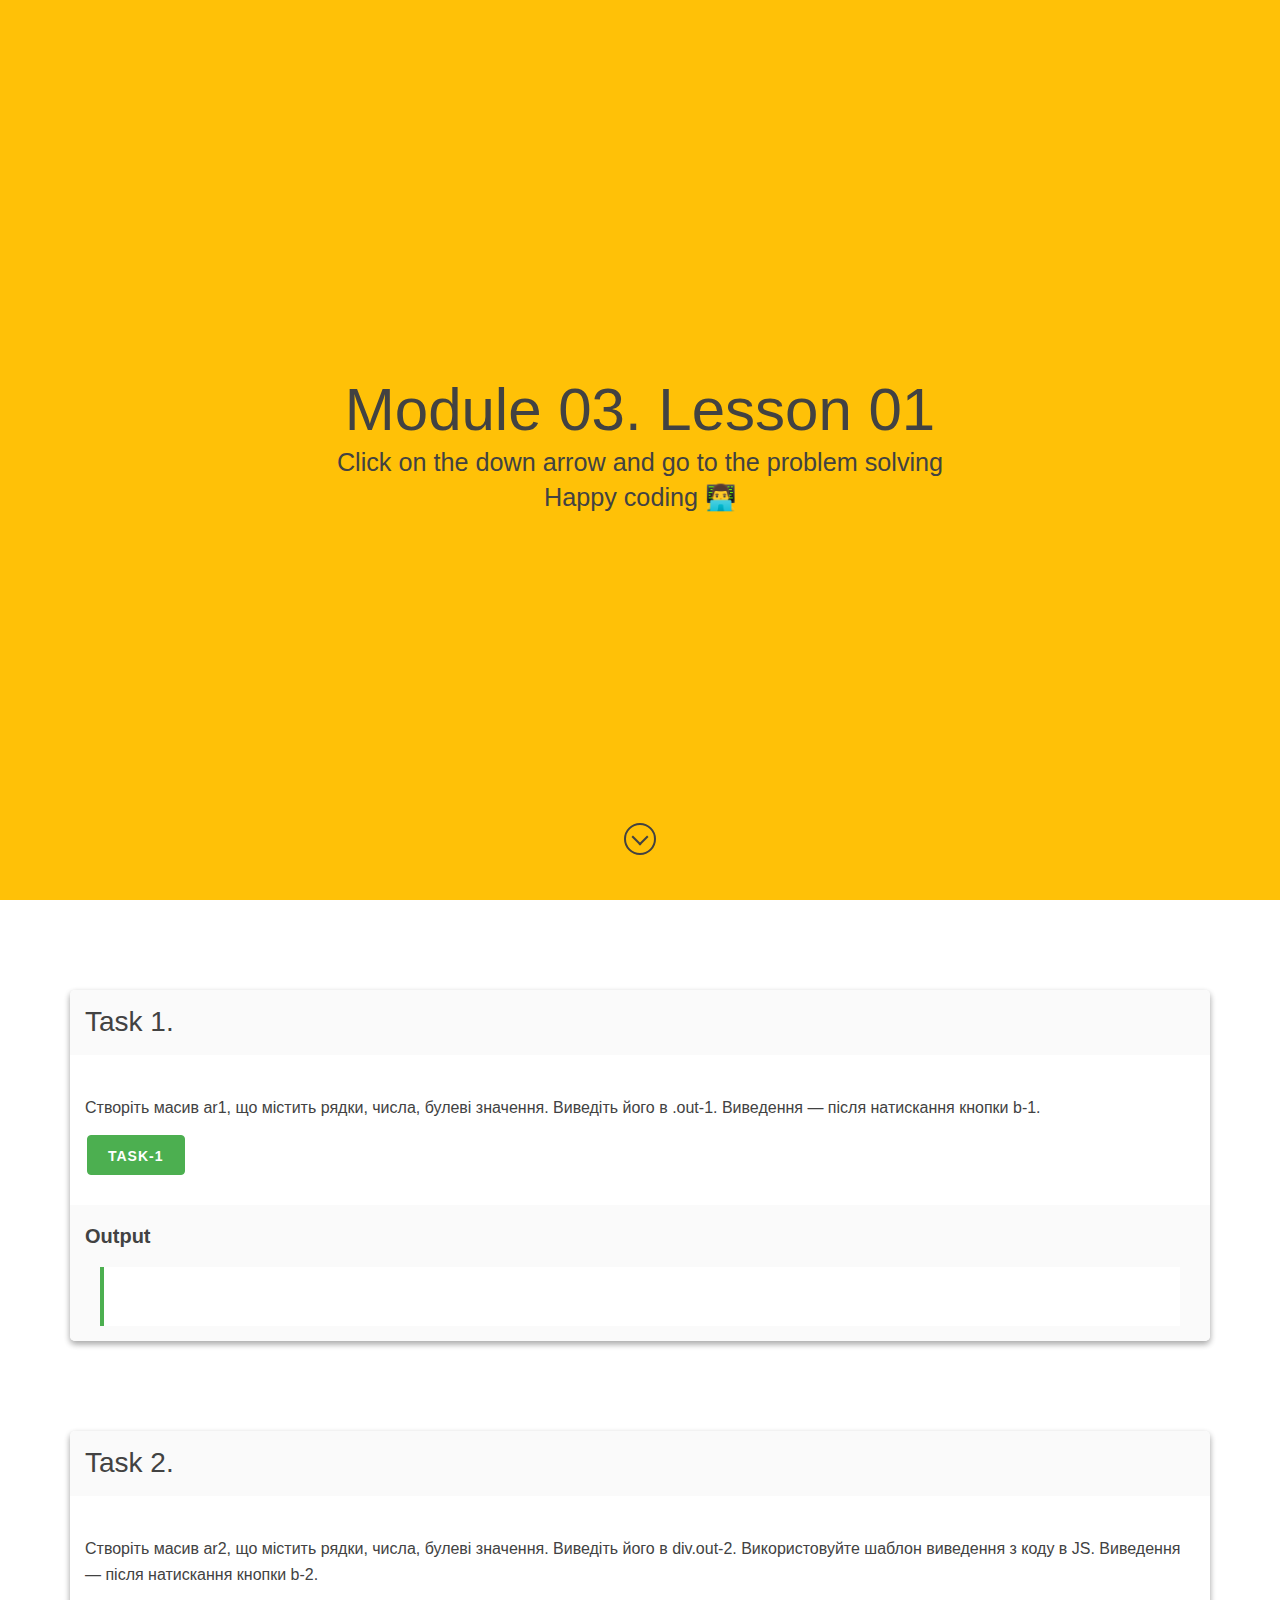
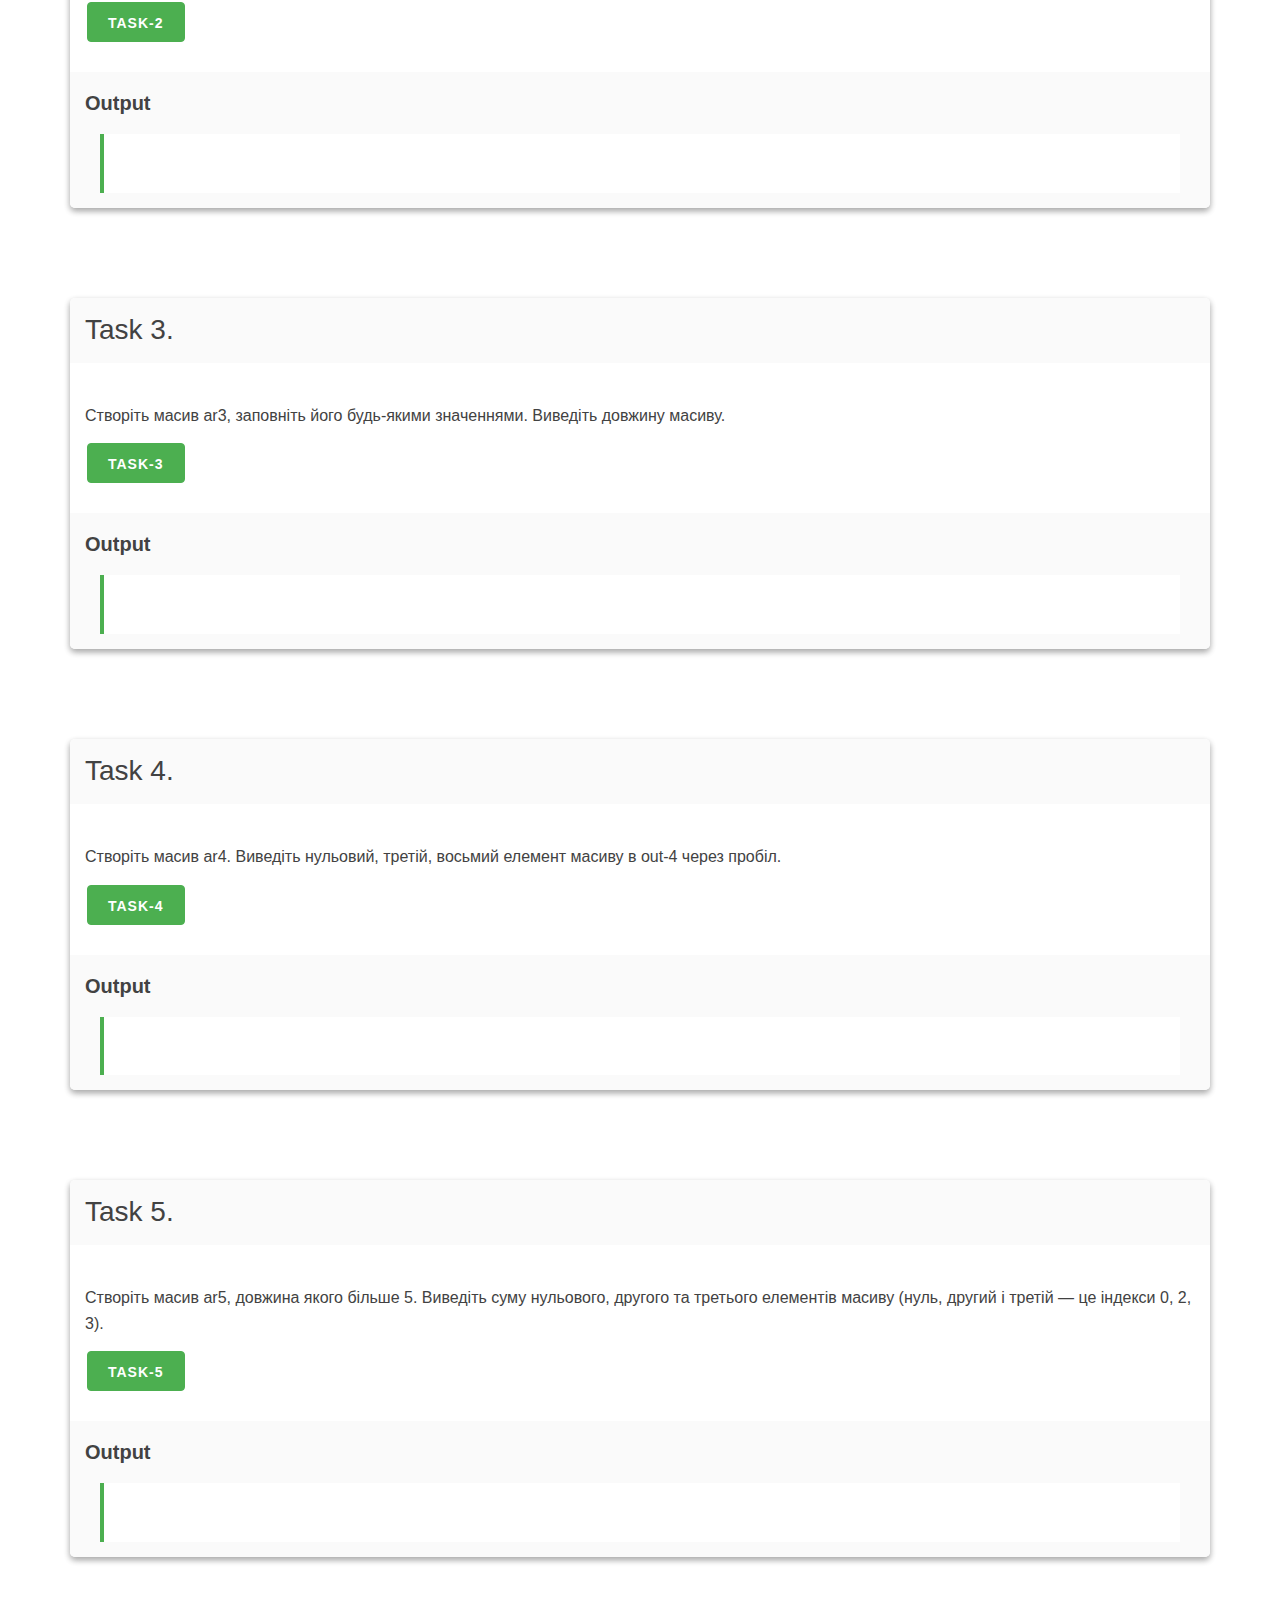
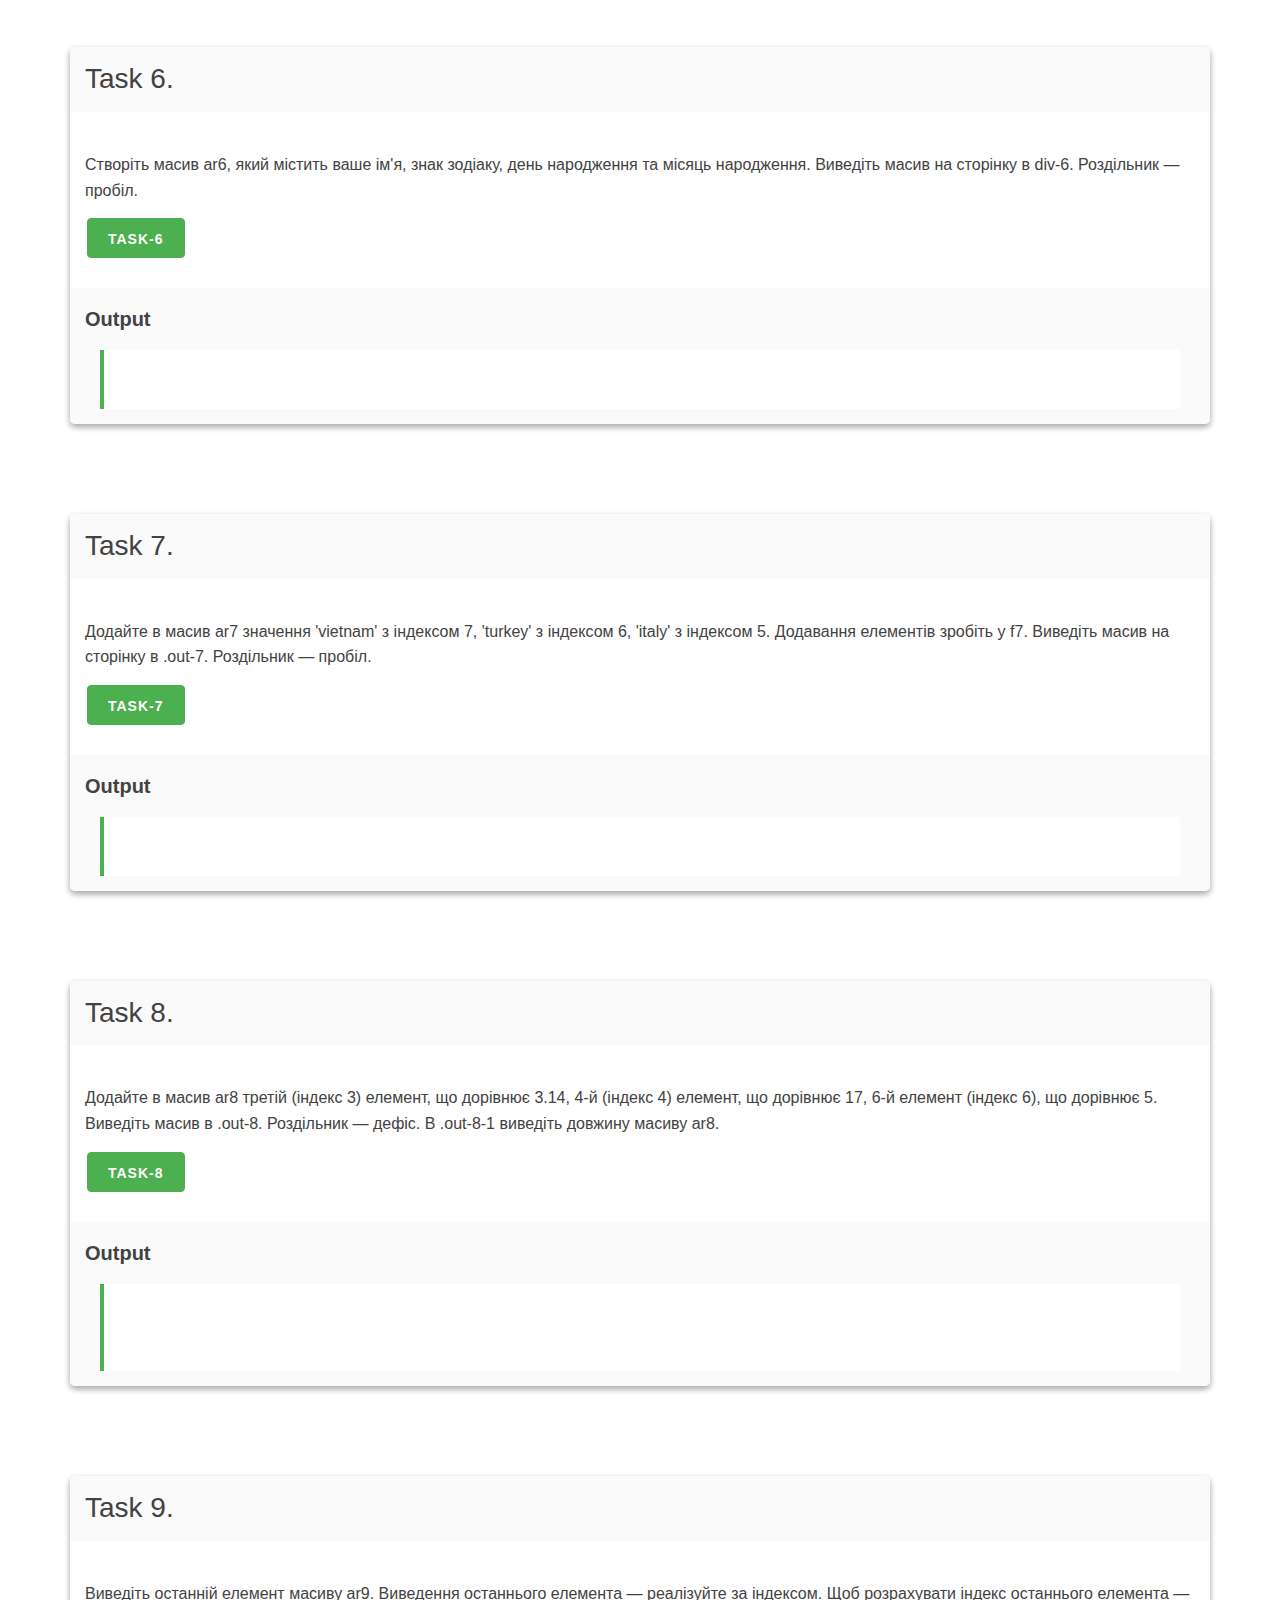
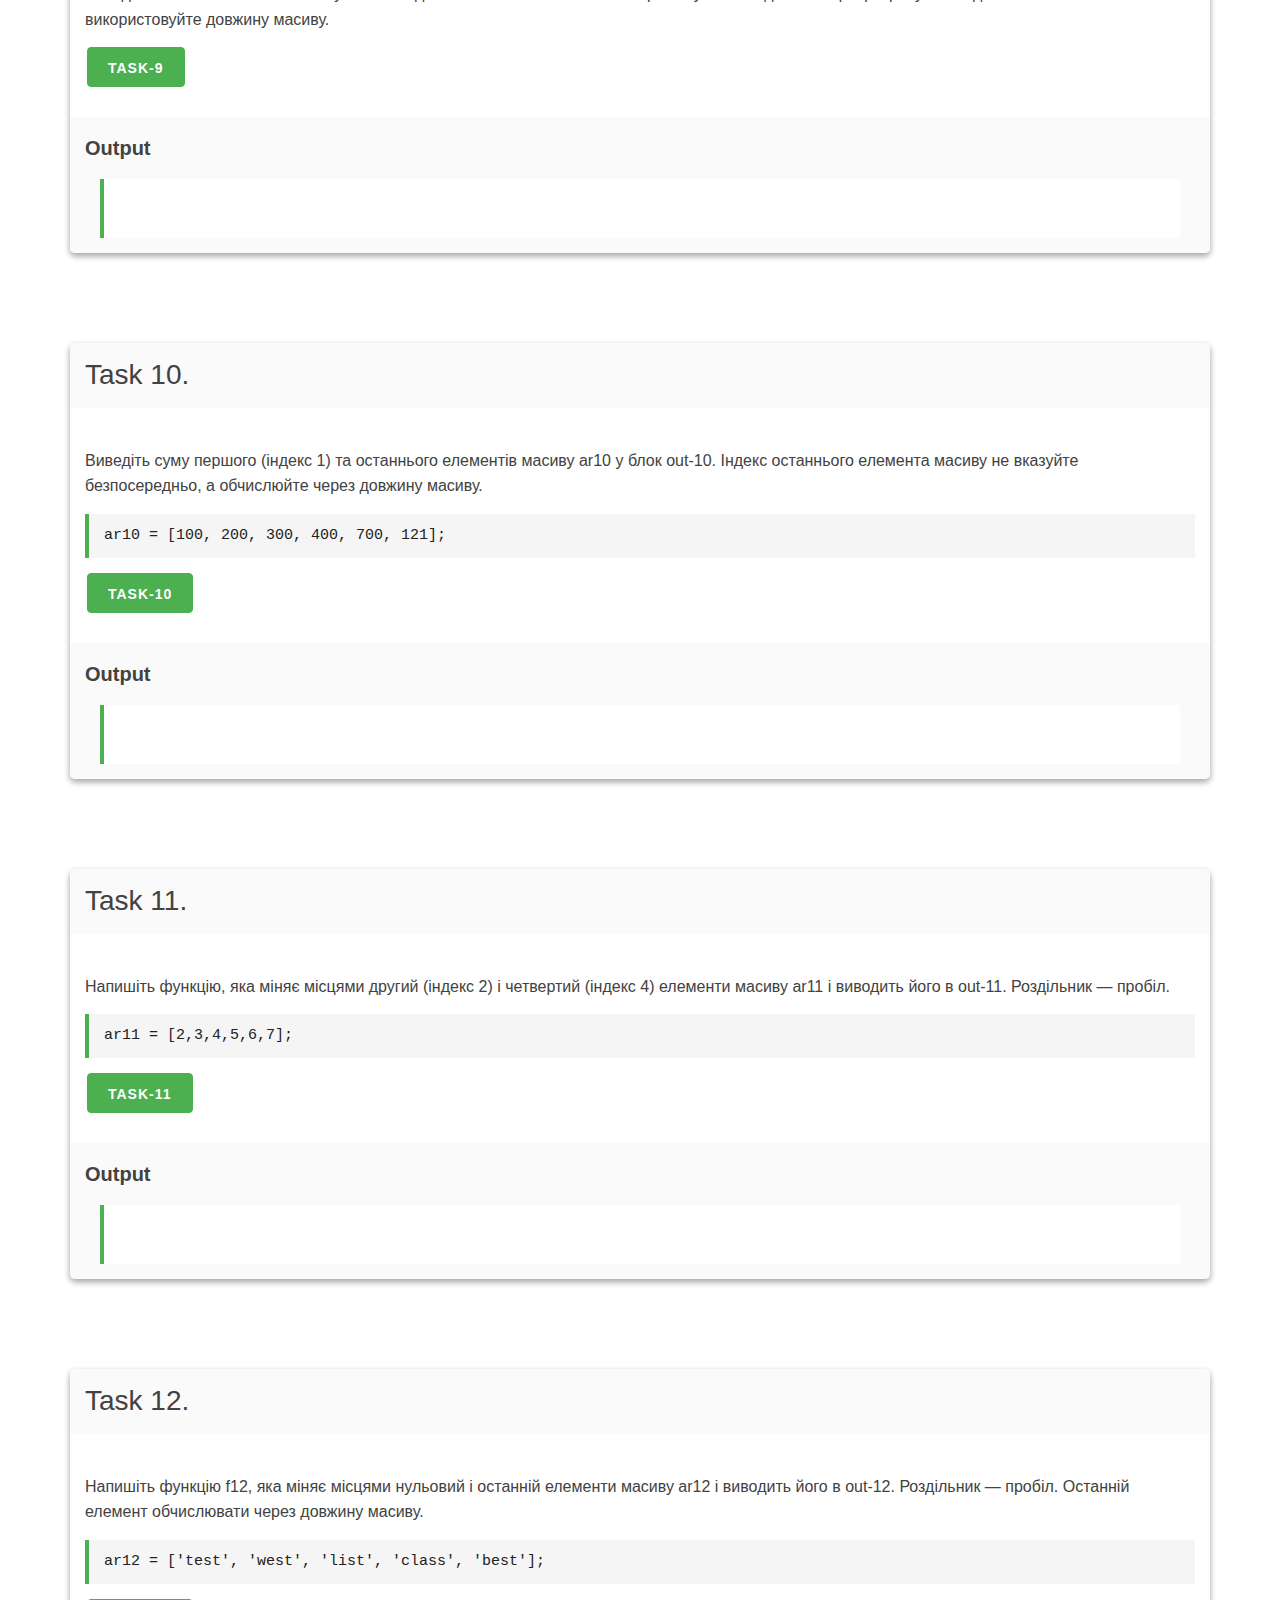
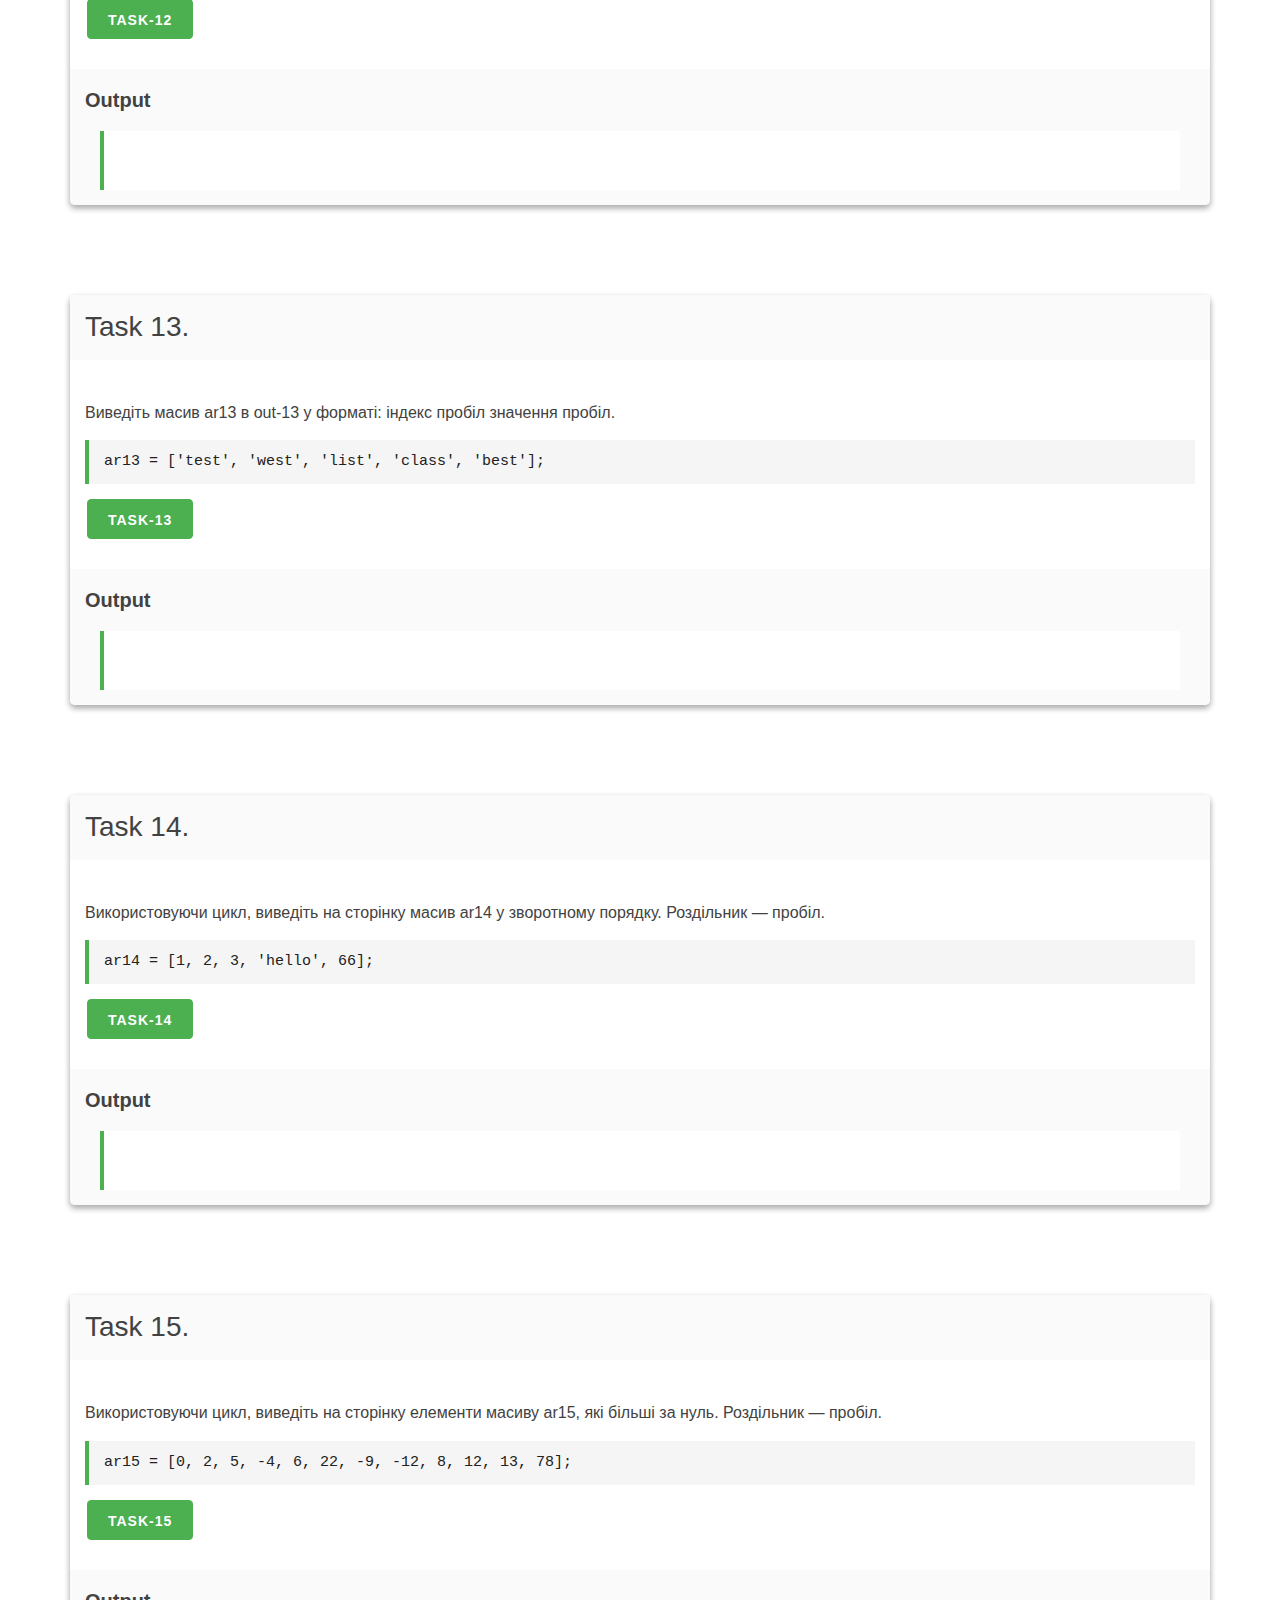
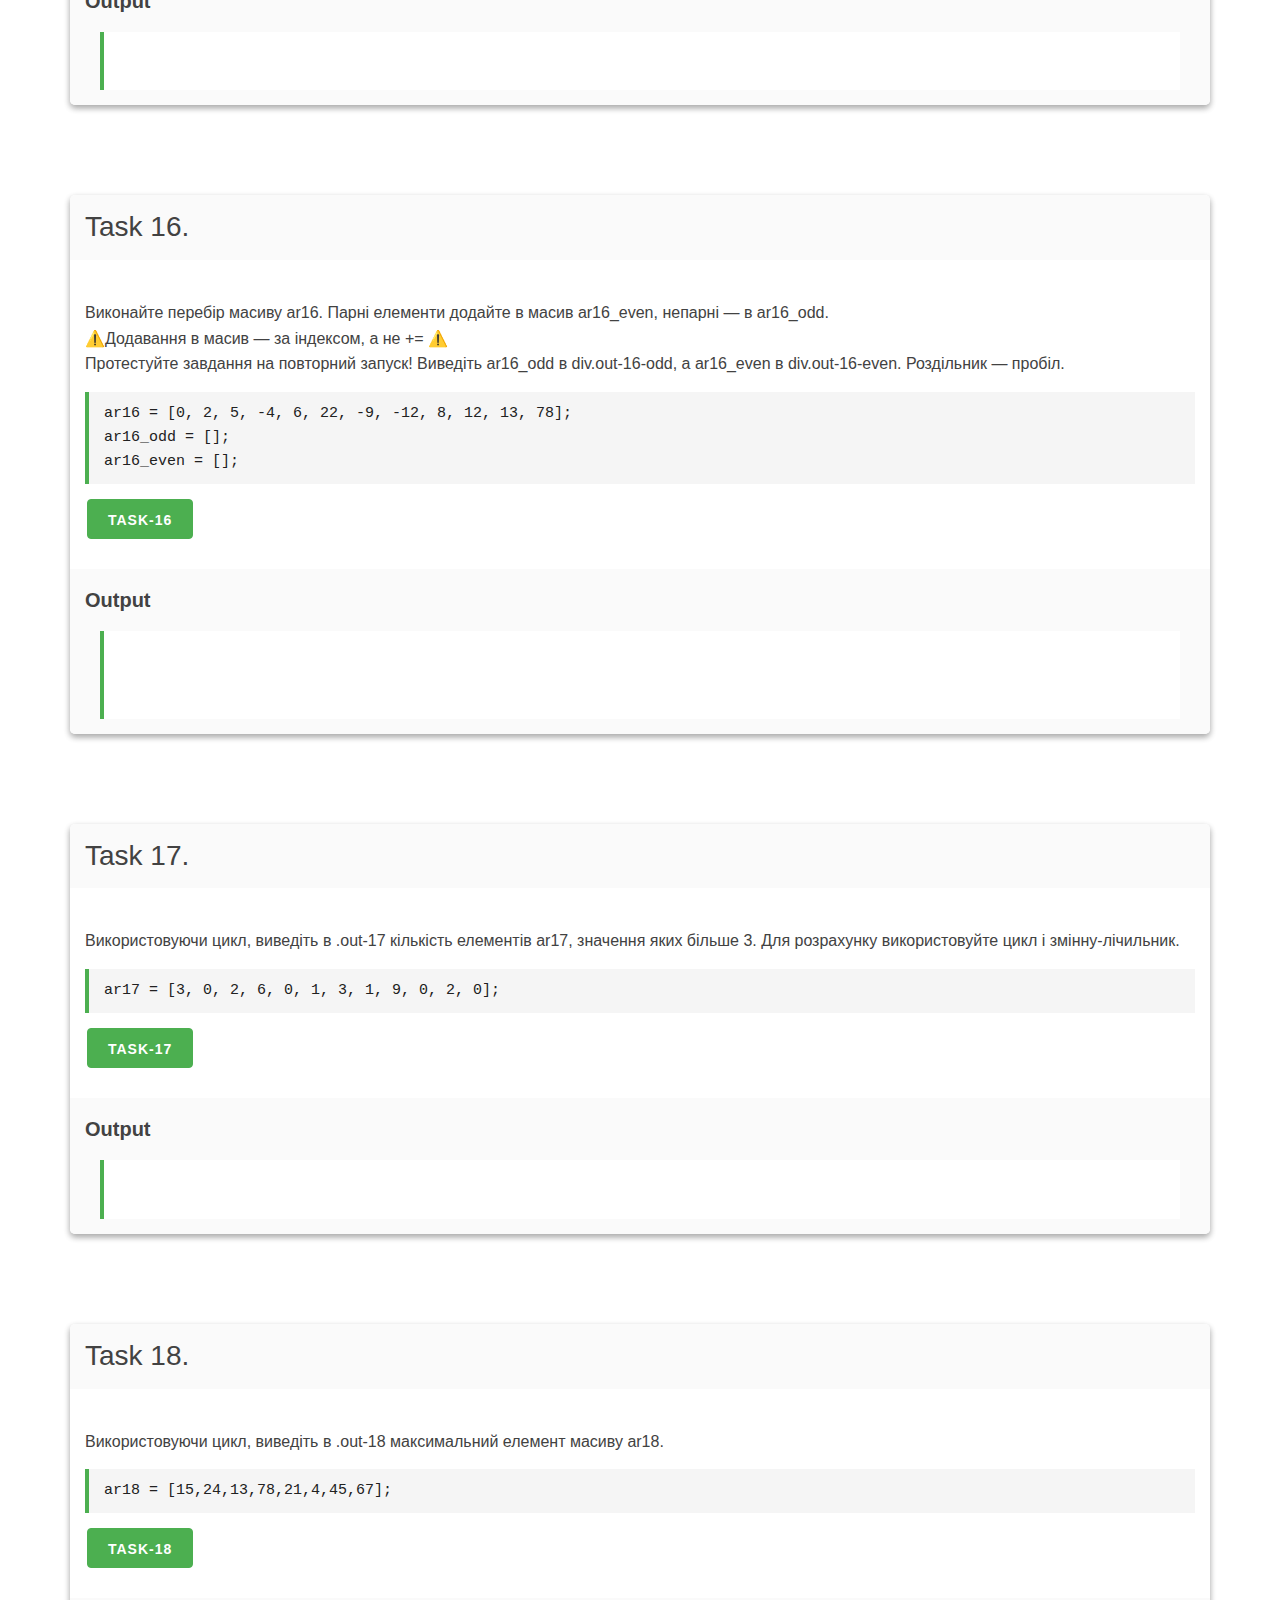
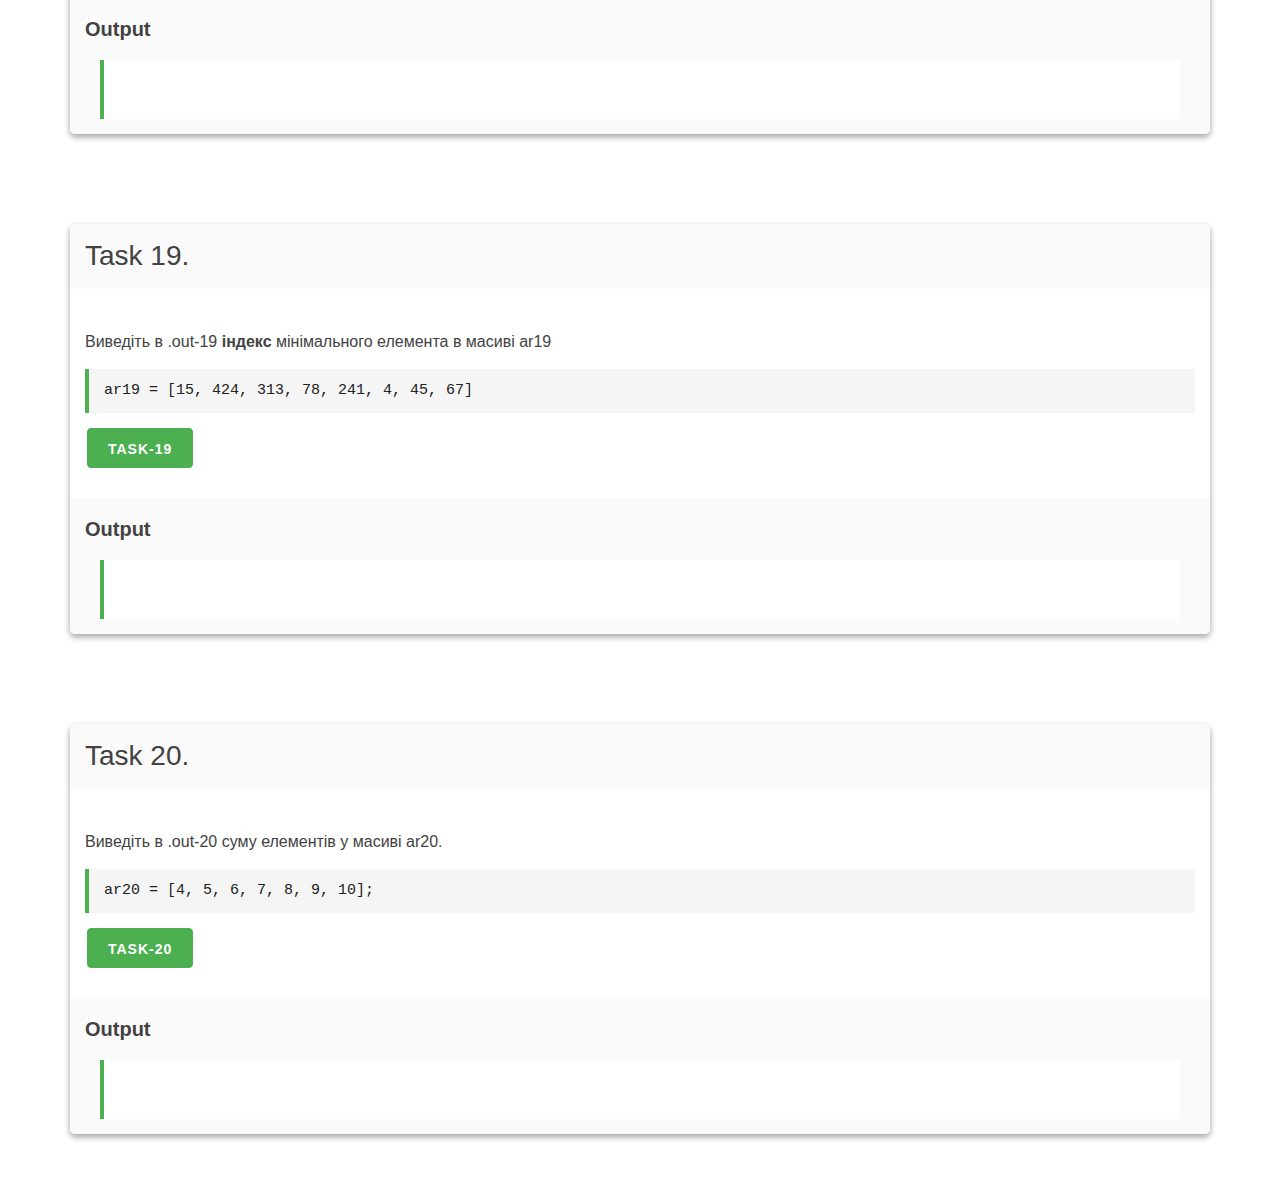
<file: module-03/lesson-01/index.html>
<!doctype html>
<html lang="ua">
  <head>
    <meta charset="UTF-8" />
    <meta name="viewport" content="width=device-width, initial-scale=1.0" />
    <title>Module 03. Lesson 01</title>
    <link
      rel="icon"
      type="image/png"
      href="../../assets/favicon/favicon-96x96.png"
      sizes="96x96"
    />
    <link
      rel="icon"
      type="image/svg+xml"
      href="../../assets/favicon/favicon.svg"
    />
    <link rel="shortcut icon" href="../../assets/favicon/favicon.ico" />
    <link
      rel="apple-touch-icon"
      sizes="180x180"
      href="../../assets/favicon/apple-touch-icon.png"
    />
    <link rel="manifest" href="../../assets/favicon/site.webmanifest" />
    <link rel="stylesheet" href="../../assets/mustard-ui.min.css" />
    <link rel="stylesheet" href="../../assets/styles.css" />
  </head>
  <body>
    <header>
      <div class="container container-small">
        <h1 class="title">Module 03. Lesson 01</h1>
        <h2 class="subtitle">
          Click on the down arrow and go to the problem solving
        </h2>
        <h3 class="subtitle">Happy coding 👨‍💻</h3>
        <a class="scroll-down" href="#start"></a>
      </div>
    </header>

    <main class="container">
      <!-- Task-1 -->
      <section id="start">
        <div class="panel">
          <div class="panel-head">
            <p class="panel-title">Task 1.</p>
          </div>
          <div class="panel-body">
            <p>
              Створіть масив ar1, що містить рядки, числа, булеві значення.
              Виведіть його в .out-1. Виведення — після натискання кнопки b-1.
            </p>
            <button class="button-primary b-1">Task-1</button>
          </div>
          <div class="panel-footer">
            <h6>Output</h6>
            <blockquote>
              <div class="out-1"></div>
            </blockquote>
          </div>
        </div>
      </section>
      <!-- Task-2 -->
      <section>
        <div class="panel">
          <div class="panel-head">
            <p class="panel-title">Task 2.</p>
          </div>
          <div class="panel-body">
            <p>
              Створіть масив ar2, що містить рядки, числа, булеві значення.
              Виведіть його в div.out-2. Використовуйте шаблон виведення з коду
              в JS. Виведення — після натискання кнопки b-2.
            </p>
            <button class="button-primary b-2">Task-2</button>
          </div>
          <div class="panel-footer">
            <h6>Output</h6>
            <blockquote>
              <div class="out-2"></div>
            </blockquote>
          </div>
        </div>
      </section>
      <!-- Task-3 -->
      <section>
        <div class="panel">
          <div class="panel-head">
            <p class="panel-title">Task 3.</p>
          </div>
          <div class="panel-body">
            <p>
              Створіть масив ar3, заповніть його будь-якими значеннями. Виведіть
              довжину масиву.
            </p>
            <button class="button-primary b-3">Task-3</button>
          </div>
          <div class="panel-footer">
            <h6>Output</h6>
            <blockquote>
              <div class="out-3"></div>
            </blockquote>
          </div>
        </div>
      </section>
      <!-- Task-4 -->
      <section>
        <div class="panel">
          <div class="panel-head">
            <p class="panel-title">Task 4.</p>
          </div>
          <div class="panel-body">
            <p>
              Створіть масив ar4. Виведіть нульовий, третій, восьмий елемент
              масиву в out-4 через пробіл.
            </p>
            <button class="button-primary b-4">Task-4</button>
          </div>
          <div class="panel-footer">
            <h6>Output</h6>
            <blockquote>
              <div class="out-4"></div>
            </blockquote>
          </div>
        </div>
      </section>
      <!-- Task-5 -->
      <section>
        <div class="panel">
          <div class="panel-head">
            <p class="panel-title">Task 5.</p>
          </div>
          <div class="panel-body">
            <p>
              Створіть масив ar5, довжина якого більше 5. Виведіть суму
              нульового, другого та третього елементів масиву (нуль, другий і
              третій — це індекси 0, 2, 3).
            </p>
            <button class="button-primary b-5">Task-5</button>
          </div>
          <div class="panel-footer">
            <h6>Output</h6>
            <blockquote>
              <div class="out-5"></div>
            </blockquote>
          </div>
        </div>
      </section>
      <!-- Task-6 -->
      <section>
        <div class="panel">
          <div class="panel-head">
            <p class="panel-title">Task 6.</p>
          </div>
          <div class="panel-body">
            <p>
              Створіть масив ar6, який містить ваше ім'я, знак зодіаку, день
              народження та місяць народження. Виведіть масив на сторінку в
              div-6. Роздільник — пробіл.
            </p>
            <button class="button-primary b-6">Task-6</button>
          </div>
          <div class="panel-footer">
            <h6>Output</h6>
            <blockquote>
              <div class="out-6"></div>
            </blockquote>
          </div>
        </div>
      </section>
      <!-- Task-7 -->
      <section>
        <div class="panel">
          <div class="panel-head">
            <p class="panel-title">Task 7.</p>
          </div>
          <div class="panel-body">
            <p>
              Додайте в масив ar7 значення 'vietnam' з індексом 7, 'turkey' з
              індексом 6, 'italy' з індексом 5. Додавання елементів зробіть у
              f7. Виведіть масив на сторінку в .out-7. Роздільник — пробіл.
            </p>
            <button class="button-primary b-7">Task-7</button>
          </div>
          <div class="panel-footer">
            <h6>Output</h6>
            <blockquote>
              <div class="out-7"></div>
            </blockquote>
          </div>
        </div>
      </section>
      <!-- Task-8 -->
      <section>
        <div class="panel">
          <div class="panel-head">
            <p class="panel-title">Task 8.</p>
          </div>
          <div class="panel-body">
            <p>
              Додайте в масив ar8 третій (індекс 3) елемент, що дорівнює 3.14,
              4-й (індекс 4) елемент, що дорівнює 17, 6-й елемент (індекс 6), що
              дорівнює 5. Виведіть масив в .out-8. Роздільник — дефіс. В
              .out-8-1 виведіть довжину масиву ar8.
            </p>
            <button class="button-primary b-8">Task-8</button>
          </div>
          <div class="panel-footer">
            <h6>Output</h6>
            <blockquote>
              <div class="out-8"></div>
              <div class="out-8-1"></div>
            </blockquote>
          </div>
        </div>
      </section>
      <!-- Task-9 -->
      <section>
        <div class="panel">
          <div class="panel-head">
            <p class="panel-title">Task 9.</p>
          </div>
          <div class="panel-body">
            <p>
              Виведіть останній елемент масиву ar9. Виведення останнього
              елемента — реалізуйте за індексом. Щоб розрахувати індекс
              останнього елемента — використовуйте довжину масиву.
            </p>
            <button class="button-primary b-9">Task-9</button>
          </div>
          <div class="panel-footer">
            <h6>Output</h6>
            <blockquote>
              <div class="out-9"></div>
            </blockquote>
          </div>
        </div>
      </section>
      <!-- Task-10 -->
      <section>
        <div class="panel">
          <div class="panel-head">
            <p class="panel-title">Task 10.</p>
          </div>
          <div class="panel-body">
            <p>
              Виведіть суму першого (індекс 1) та останнього елементів масиву
              ar10 у блок out-10. Індекс останнього елемента масиву не вказуйте
              безпосередньо, а обчислюйте через довжину масиву.
            </p>
            <pre>ar10 = [100, 200, 300, 400, 700, 121];</pre>
            <button class="button-primary b-10">Task-10</button>
          </div>
          <div class="panel-footer">
            <h6>Output</h6>
            <blockquote>
              <div class="out-10"></div>
            </blockquote>
          </div>
        </div>
      </section>
      <!-- Task-11 -->
      <section>
        <div class="panel">
          <div class="panel-head">
            <p class="panel-title">Task 11.</p>
          </div>
          <div class="panel-body">
            <p>
              Напишіть функцію, яка міняє місцями другий (індекс 2) і четвертий
              (індекс 4) елементи масиву ar11 і виводить його в out-11.
              Роздільник — пробіл.
            </p>
            <pre>ar11 = [2,3,4,5,6,7];</pre>
            <button class="button-primary b-11">Task-11</button>
          </div>
          <div class="panel-footer">
            <h6>Output</h6>
            <blockquote>
              <div class="out-11"></div>
            </blockquote>
          </div>
        </div>
      </section>
      <!-- Task-12 -->
      <section>
        <div class="panel">
          <div class="panel-head">
            <p class="panel-title">Task 12.</p>
          </div>
          <div class="panel-body">
            <p>
              Напишіть функцію f12, яка міняє місцями нульовий і останній
              елементи масиву ar12 і виводить його в out-12. Роздільник —
              пробіл. Останній елемент обчислювати через довжину масиву.
            </p>
            <pre>ar12 = ['test', 'west', 'list', 'class', 'best'];</pre>
            <button class="button-primary b-12">Task-12</button>
          </div>
          <div class="panel-footer">
            <h6>Output</h6>
            <blockquote>
              <div class="out-12"></div>
            </blockquote>
          </div>
        </div>
      </section>
      <!-- Task-13 -->
      <section>
        <div class="panel">
          <div class="panel-head">
            <p class="panel-title">Task 13.</p>
          </div>
          <div class="panel-body">
            <p>
              Виведіть масив ar13 в out-13 у форматі: індекс пробіл значення
              пробіл.
            </p>
            <pre>ar13 = ['test', 'west', 'list', 'class', 'best'];</pre>
            <button class="button-primary b13-">Task-13</button>
          </div>
          <div class="panel-footer">
            <h6>Output</h6>
            <blockquote>
              <div class="out-13"></div>
            </blockquote>
          </div>
        </div>
      </section>
      <!-- Task-14 -->
      <section>
        <div class="panel">
          <div class="panel-head">
            <p class="panel-title">Task 14.</p>
          </div>
          <div class="panel-body">
            <p>
              Використовуючи цикл, виведіть на сторінку масив ar14 у зворотному
              порядку. Роздільник — пробіл.
            </p>
            <pre>ar14 = [1, 2, 3, 'hello', 66];</pre>
            <button class="button-primary b-14">Task-14</button>
          </div>
          <div class="panel-footer">
            <h6>Output</h6>
            <blockquote>
              <div class="out-14"></div>
            </blockquote>
          </div>
        </div>
      </section>
      <!-- Task-15 -->
      <section>
        <div class="panel">
          <div class="panel-head">
            <p class="panel-title">Task 15.</p>
          </div>
          <div class="panel-body">
            <p>
              Використовуючи цикл, виведіть на сторінку елементи масиву ar15,
              які більші за нуль. Роздільник — пробіл.
            </p>
            <pre>ar15 = [0, 2, 5, -4, 6, 22, -9, -12, 8, 12, 13, 78];</pre>
            <button class="button-primary b-15">Task-15</button>
          </div>
          <div class="panel-footer">
            <h6>Output</h6>
            <blockquote>
              <div class="out-15"></div>
            </blockquote>
          </div>
        </div>
      </section>
      <!-- Task-16 -->
      <section>
        <div class="panel">
          <div class="panel-head">
            <p class="panel-title">Task 16.</p>
          </div>
          <div class="panel-body">
            <p>
              Виконайте перебір масиву ar16. Парні елементи додайте в масив
              ar16_even, непарні — в ar16_odd. <br />
              ⚠️Додавання в масив — за індексом, а не += ⚠️ <br />
              Протестуйте завдання на повторний запуск! Виведіть ar16_odd в
              div.out-16-odd, а ar16_even в div.out-16-even. Роздільник —
              пробіл.
            </p>
            <pre>
                ar16 = [0, 2, 5, -4, 6, 22, -9, -12, 8, 12, 13, 78]; <br>
                ar16_odd = [];<br>
                ar16_even = [];
            </pre>
            <button class="button-primary b-16">Task-16</button>
          </div>
          <div class="panel-footer">
            <h6>Output</h6>
            <blockquote>
              <div class="out-16-odd"></div>
              <div class="out-16-even"></div>
            </blockquote>
          </div>
        </div>
      </section>
      <!-- Task-17 -->
      <section>
        <div class="panel">
          <div class="panel-head">
            <p class="panel-title">Task 17.</p>
          </div>
          <div class="panel-body">
            <p>
              Використовуючи цикл, виведіть в .out-17 кількість елементів ar17,
              значення яких більше 3. Для розрахунку використовуйте цикл і
              змінну-лічильник.
            </p>
            <pre>ar17 =  [3, 0, 2, 6, 0, 1, 3, 1, 9, 0, 2, 0];</pre>
            <button class="button-primary b-17">Task-17</button>
          </div>
          <div class="panel-footer">
            <h6>Output</h6>
            <blockquote>
              <div class="out-17"></div>
            </blockquote>
          </div>
        </div>
      </section>
      <!-- Task-18 -->
      <section>
        <div class="panel">
          <div class="panel-head">
            <p class="panel-title">Task 18.</p>
          </div>
          <div class="panel-body">
            <p>
              Використовуючи цикл, виведіть в .out-18 максимальний елемент
              масиву ar18.
            </p>
            <pre>ar18 = [15,24,13,78,21,4,45,67];</pre>
            <button class="button-primary b-18">Task-18</button>
          </div>
          <div class="panel-footer">
            <h6>Output</h6>
            <blockquote>
              <div class="out-18"></div>
            </blockquote>
          </div>
        </div>
      </section>
      <!-- Task-19 -->
      <section>
        <div class="panel">
          <div class="panel-head">
            <p class="panel-title">Task 19.</p>
          </div>
          <div class="panel-body">
            <p>
              Виведіть в .out-19 <b>індекс</b> мінімального елемента в масиві
              ar19
            </p>
            <pre>ar19 = [15, 424, 313, 78, 241, 4, 45, 67]</pre>
            <button class="button-primary b-19">Task-19</button>
          </div>
          <div class="panel-footer">
            <h6>Output</h6>
            <blockquote>
              <div class="out-19"></div>
            </blockquote>
          </div>
        </div>
      </section>
      <!-- Task-20 -->
      <section>
        <div class="panel">
          <div class="panel-head">
            <p class="panel-title">Task 20.</p>
          </div>
          <div class="panel-body">
            <p>Виведіть в .out-20 суму елементів у масиві ar20.</p>
            <pre> ar20 = [4, 5, 6, 7, 8, 9, 10];</pre>
            <button class="button-primary b-20">Task-20</button>
          </div>
          <div class="panel-footer">
            <h6>Output</h6>
            <blockquote>
              <div class="out-20"></div>
            </blockquote>
          </div>
        </div>
      </section>
    </main>
    <script src="./script.js" type="module"></script>
  </body>
</html>
</file>
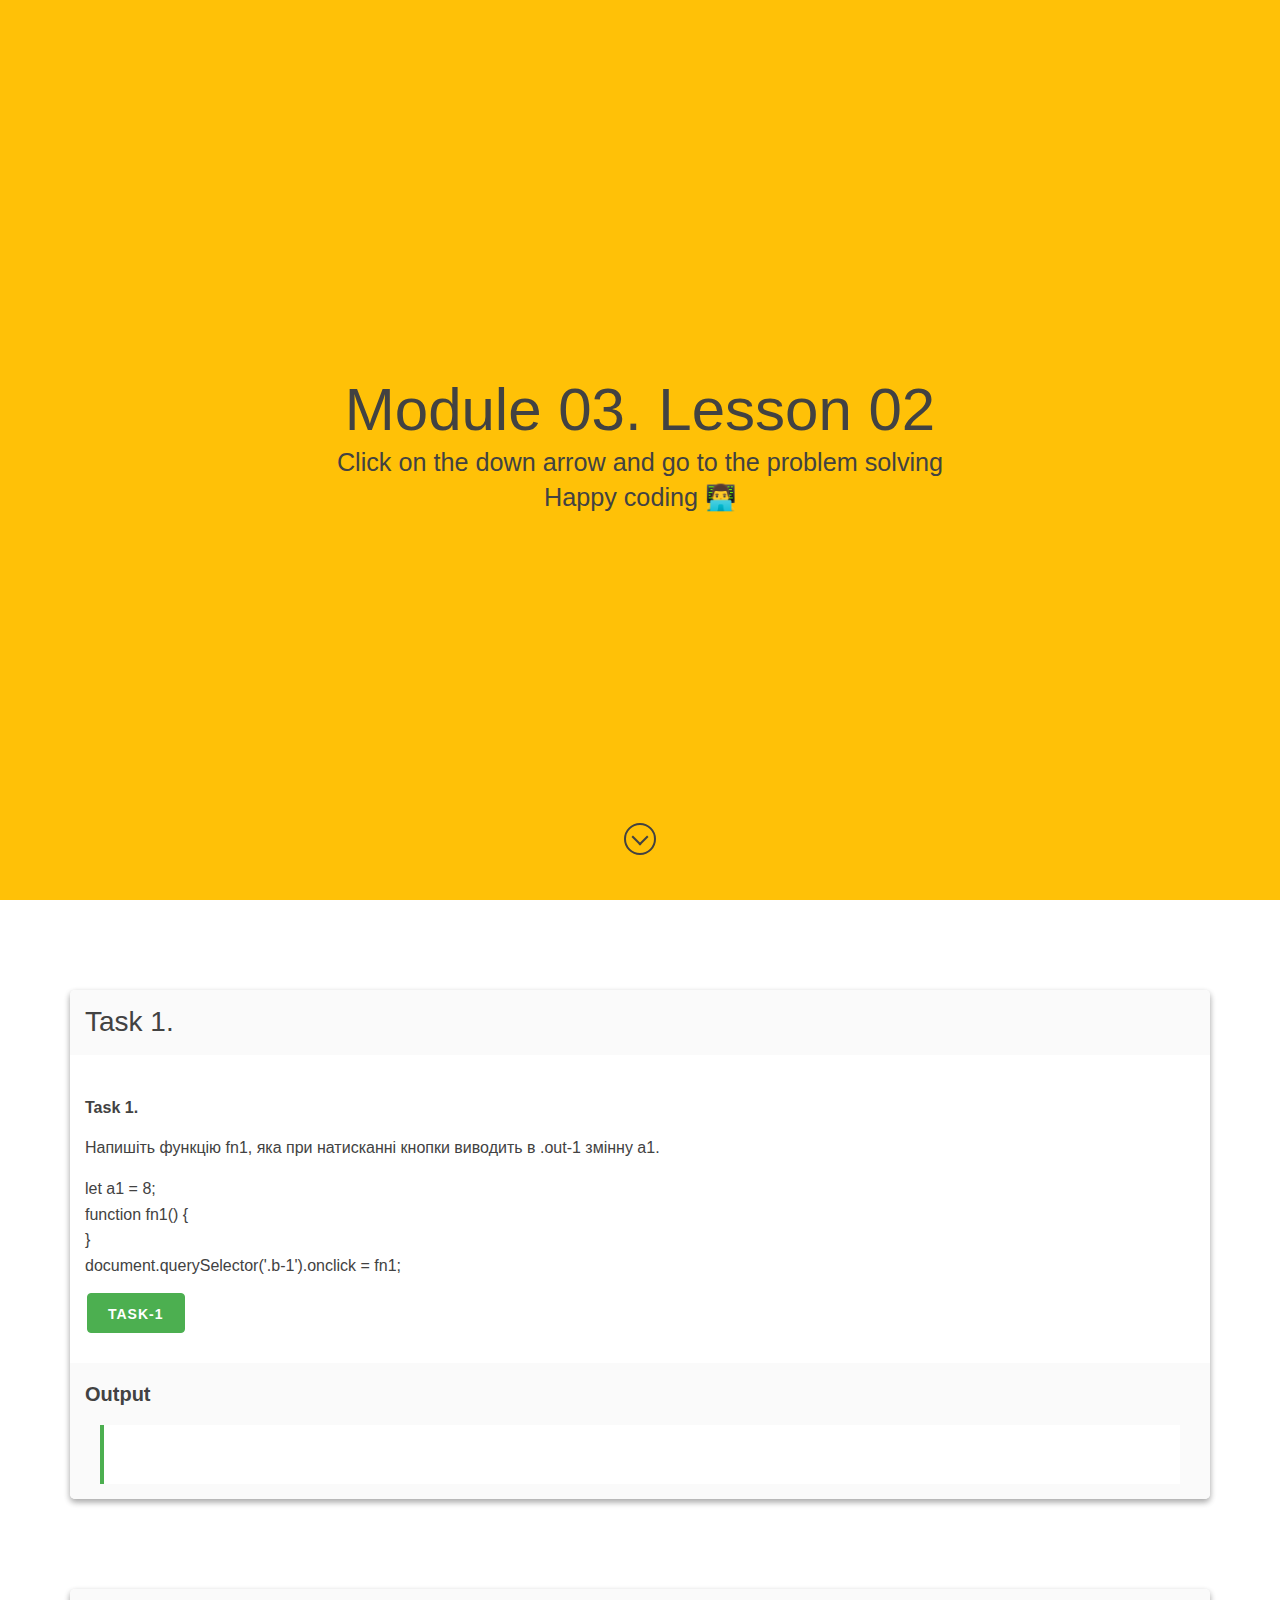
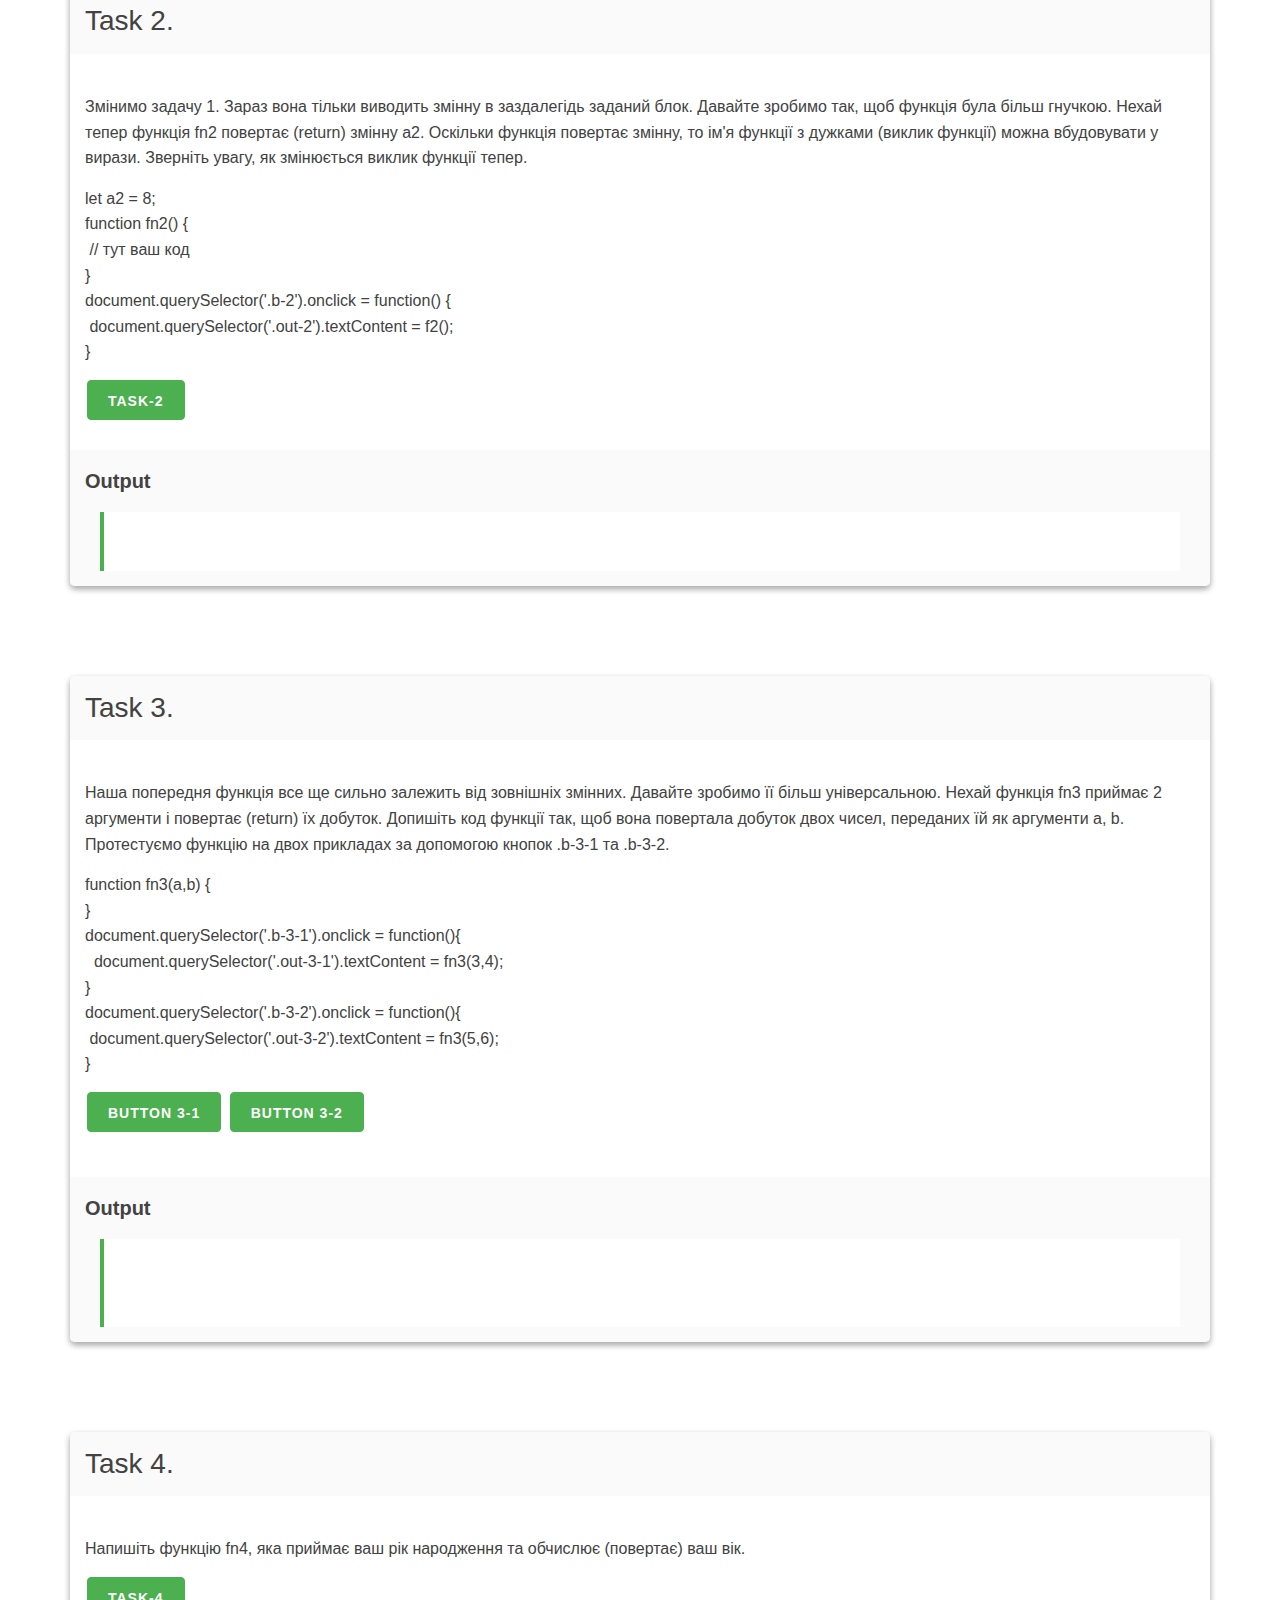
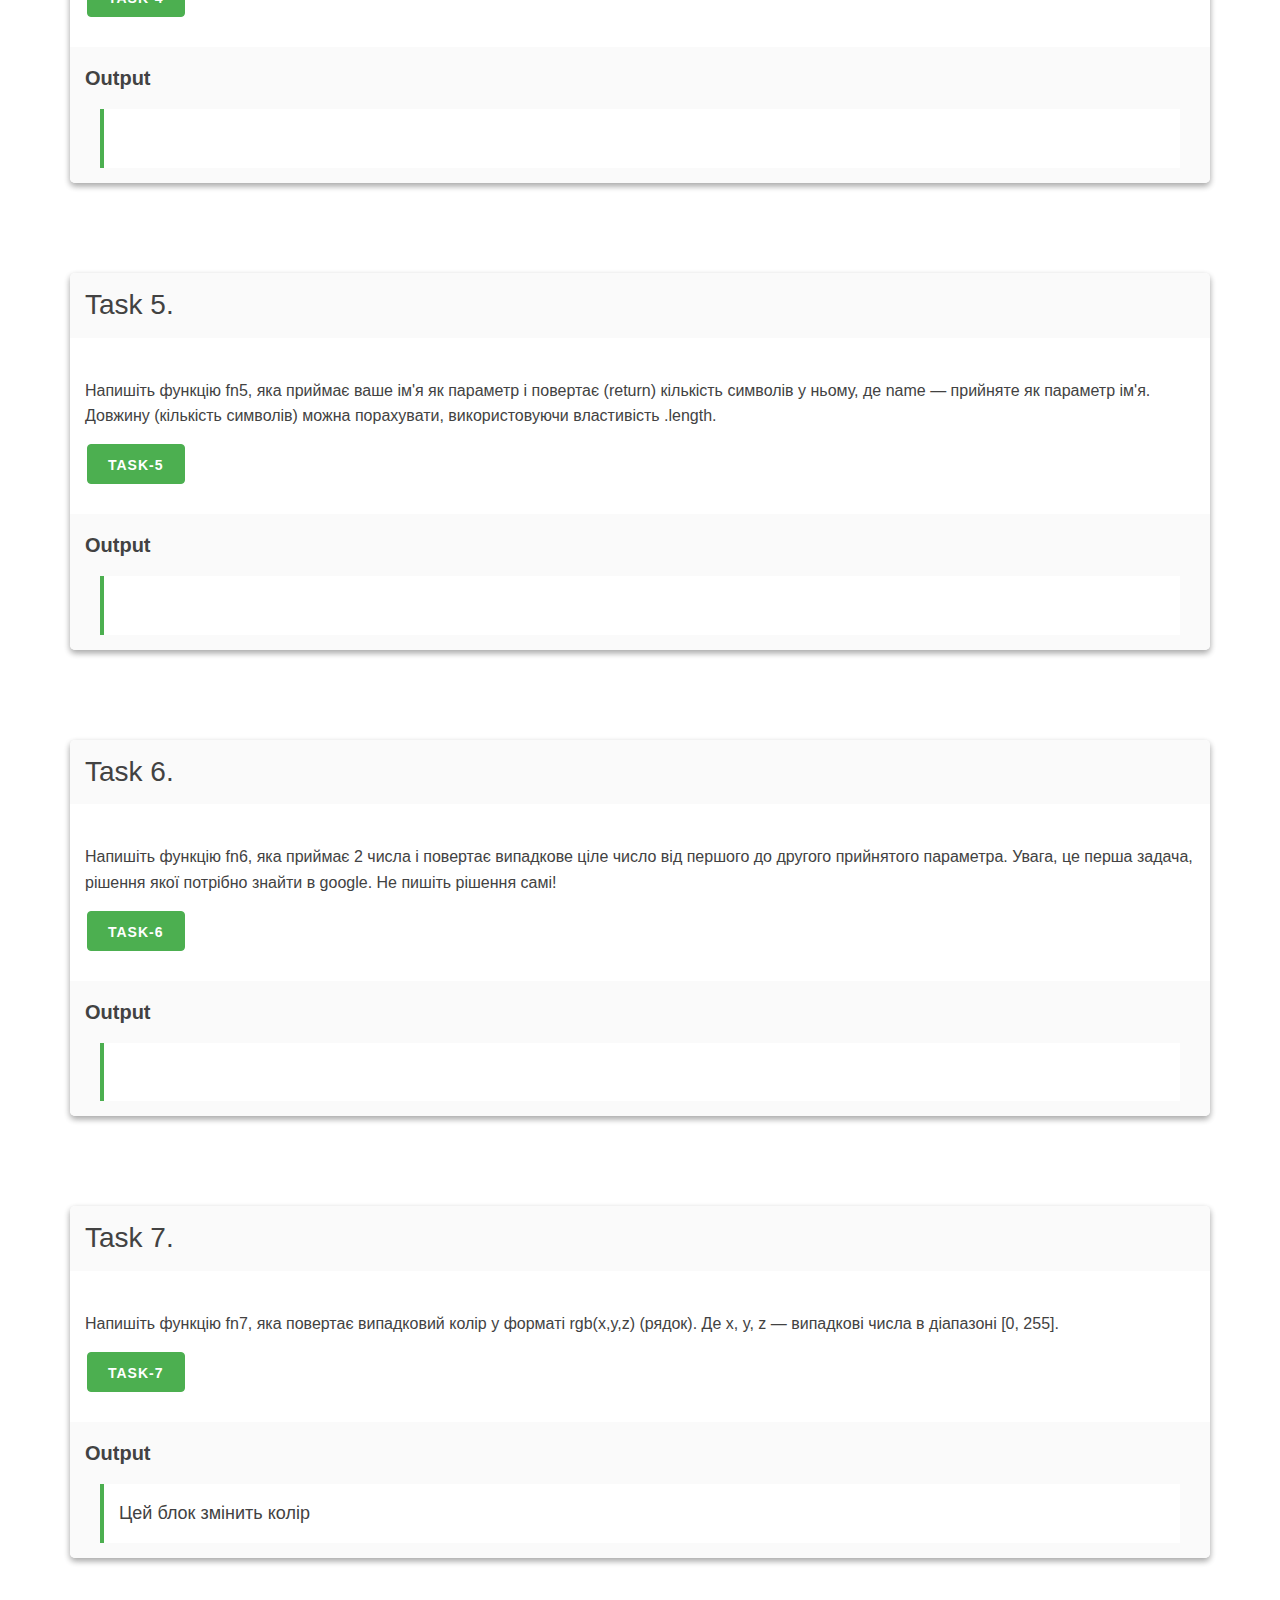
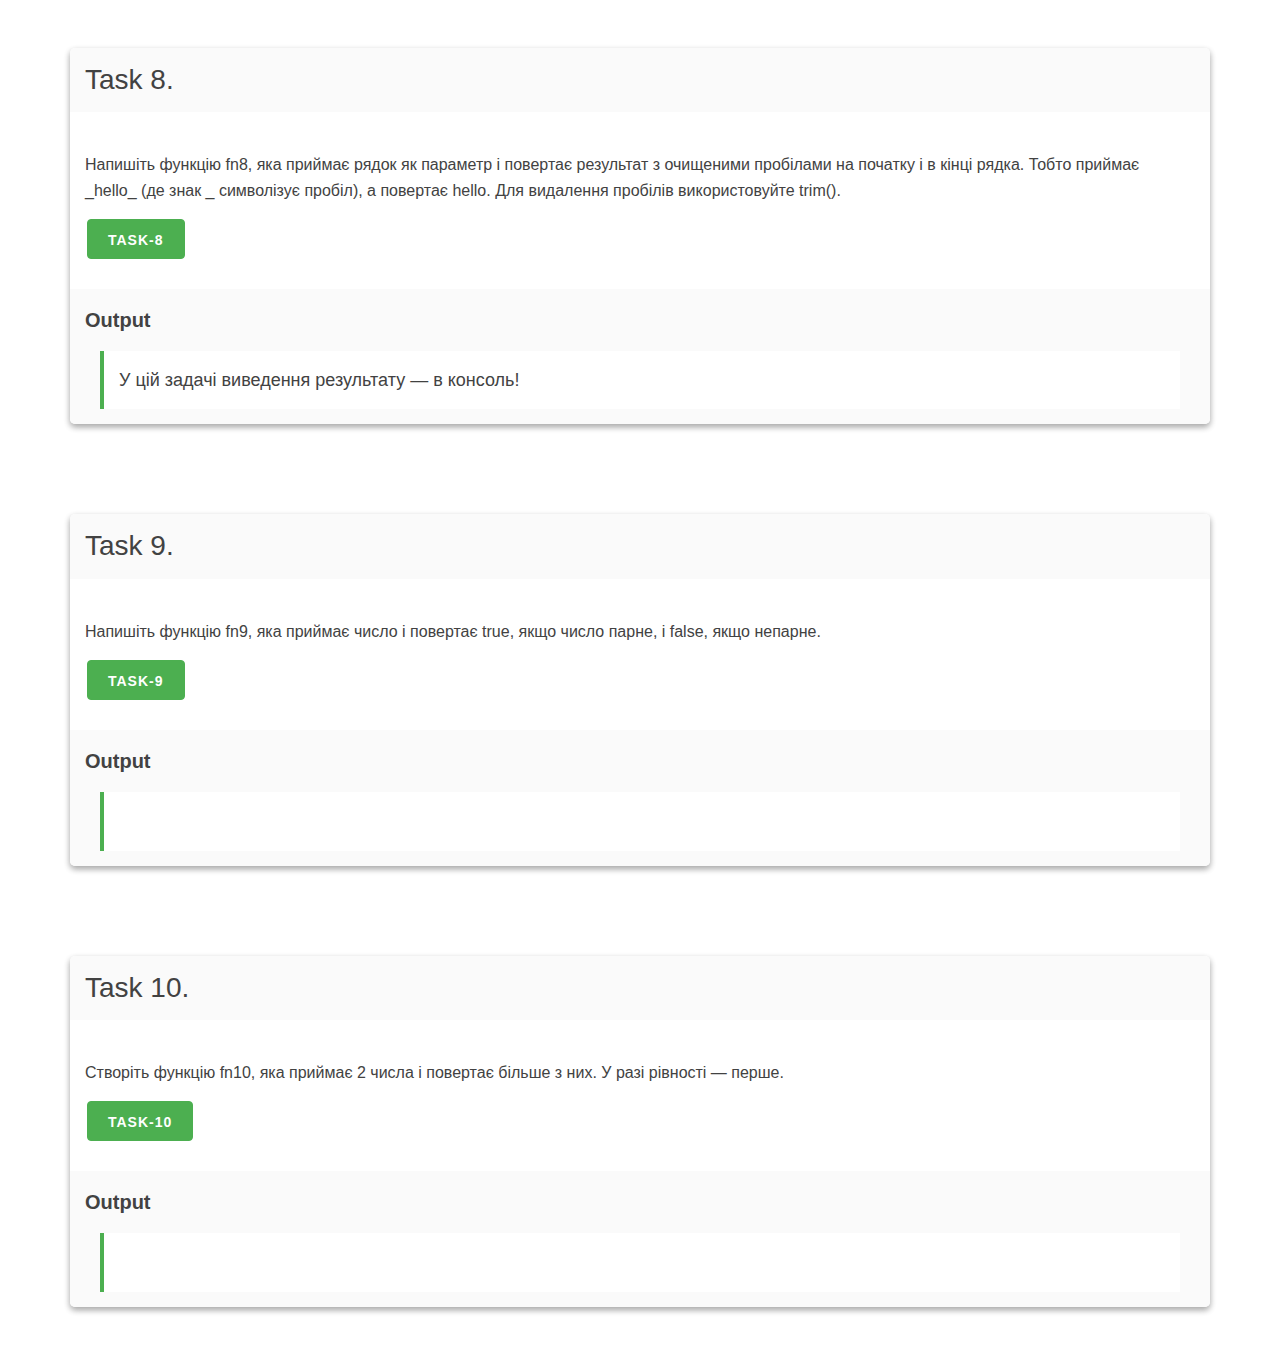
<file: module-03/lesson-02/index.html>
<!DOCTYPE html>
<html lang="en">
  <head>
    <meta charset="UTF-8" />
    <meta name="viewport" content="width=device-width, initial-scale=1.0" />
    <title>Module 03. Lesson 02</title>
    <link
      rel="icon"
      type="image/png"
      href="../../assets/favicon/favicon-96x96.png"
      sizes="96x96"
    />
    <link
      rel="icon"
      type="image/svg+xml"
      href="../../assets/favicon/favicon.svg"
    />
    <link rel="shortcut icon" href="../../assets/favicon/favicon.ico" />
    <link
      rel="apple-touch-icon"
      sizes="180x180"
      href="../../assets/favicon/apple-touch-icon.png"
    />
    <link rel="manifest" href="../../assets/favicon/site.webmanifest" />
    <link rel="stylesheet" href="../../assets/mustard-ui.min.css" />
    <link rel="stylesheet" href="../../assets/styles.css" />
  </head>
  <body>
    <header>
      <div class="container container-small">
        <h1 class="title">Module 03. Lesson 02</h1>
        <h2 class="subtitle">
          Click on the down arrow and go to the problem solving
        </h2>
        <h3 class="subtitle">Happy coding 👨‍💻</h3>
        <a class="scroll-down" href="#start"></a>
      </div>
    </header>

    <main class="container">
      <!-- Task 01 -->
      <section>
        <div class="panel">
          <div class="panel-head">
            <p class="panel-title">Task 1.</p>
          </div>
          <div class="panel-body">
            <p><b>Task 1.</b></p>
            <p>
              Напишіть функцію fn1, яка при натисканні кнопки виводить в .out-1
              змінну a1.
            </p>
            <p class="cd">
              let a1 = 8;<br />
              function fn1() {<br />
              }<br />
              document.querySelector('.b-1').onclick = fn1; <br />
            </p>
            <button class="button-primary b-1">Task-1</button>
          </div>
          <div class="panel-footer">
            <h6>Output</h6>
            <blockquote>
              <div class="out-1"></div>
            </blockquote>
          </div>
        </div>
      </section>
      <!-- Task 02 -->
      <section>
        <div class="panel">
          <div class="panel-head">
            <p class="panel-title">Task 2.</p>
          </div>
          <div class="panel-body">
            <p>
              Змінимо задачу 1. Зараз вона тільки виводить змінну в заздалегідь
              заданий блок. Давайте зробимо так, щоб функція була більш гнучкою.
              Нехай тепер функція fn2 повертає (return) змінну a2. Оскільки
              функція повертає змінну, то ім'я функції з дужками (виклик
              функції) можна вбудовувати у вирази. Зверніть увагу, як змінюється
              виклик функції тепер.
            </p>
            <p class="cd">
              let a2 = 8;<br />
              function fn2() {<br />
              &nbsp;// тут ваш код <br />
              }<br />
              document.querySelector('.b-2').onclick = function() {<br />
              &nbsp;document.querySelector('.out-2').textContent = f2();<br />
              }<br />
            </p>
            <button class="button-primary b-2">Task-2</button>
          </div>
          <div class="panel-footer">
            <h6>Output</h6>
            <blockquote>
              <div class="out-2"></div>
            </blockquote>
          </div>
        </div>
      </section>
      <!-- Task 03 -->
      <section>
        <div class="panel">
          <div class="panel-head">
            <p class="panel-title">Task 3.</p>
          </div>
          <div class="panel-body">
            <p>
              Наша попередня функція все ще сильно залежить від зовнішніх
              змінних. Давайте зробимо її більш універсальною. Нехай функція fn3
              приймає 2 аргументи і повертає (return) їх добуток. Допишіть код
              функції так, щоб вона повертала добуток двох чисел, переданих їй
              як аргументи a, b. Протестуємо функцію на двох прикладах за
              допомогою кнопок .b-3-1 та .b-3-2.
            </p>
            <p class="cd">
              function fn3(a,b) {<br />
              }<br />
              document.querySelector('.b-3-1').onclick = function(){<br />
              &nbsp; document.querySelector('.out-3-1').textContent =
              fn3(3,4);<br />
              }<br />
              document.querySelector('.b-3-2').onclick = function(){<br />
              &nbsp;document.querySelector('.out-3-2').textContent =
              fn3(5,6);<br />
              }<br />
            </p>
            <button class="button-primary b-3-1">button 3-1</button>
            <button class="button-primary b-3-2">button 3-2</button>
          </div>
          <div class="panel-footer">
            <h6>Output</h6>
            <blockquote>
              <div class="out-3-1"></div>
              <div class="out-3-2"></div>
            </blockquote>
          </div>
        </div>
      </section>
      <!-- Task 04 -->
      <section>
        <div class="panel">
          <div class="panel-head">
            <p class="panel-title">Task 4.</p>
          </div>
          <div class="panel-body">
            <p>
              Напишіть функцію fn4, яка приймає ваш рік народження та обчислює
              (повертає) ваш вік.
            </p>
            <button class="button-primary b-4">Task-4</button>
          </div>
          <div class="panel-footer">
            <h6>Output</h6>
            <blockquote>
              <div class="out-4"></div>
            </blockquote>
          </div>
        </div>
      </section>
      <!-- Task 05 -->
      <section>
        <div class="panel">
          <div class="panel-head">
            <p class="panel-title">Task 5.</p>
          </div>
          <div class="panel-body">
            <p>
              Напишіть функцію fn5, яка приймає ваше ім'я як параметр і повертає
              (return) кількість символів у ньому, де name — прийняте як
              параметр ім'я. Довжину (кількість символів) можна порахувати,
              використовуючи властивість .length.
            </p>
            <button class="button-primary b-5">Task-5</button>
          </div>
          <div class="panel-footer">
            <h6>Output</h6>
            <blockquote>
              <div class="out-5"></div>
            </blockquote>
          </div>
        </div>
      </section>
      <!-- Task 06 -->
      <section>
        <div class="panel">
          <div class="panel-head">
            <p class="panel-title">Task 6.</p>
          </div>
          <div class="panel-body">
            <p>
              Напишіть функцію fn6, яка приймає 2 числа і повертає випадкове
              ціле число від першого до другого прийнятого параметра. Увага, це
              перша задача, рішення якої потрібно знайти в google. Не пишіть
              рішення самі!
            </p>
            <button class="button-primary b-6">Task-6</button>
          </div>
          <div class="panel-footer">
            <h6>Output</h6>
            <blockquote>
              <div class="out-6"></div>
            </blockquote>
          </div>
        </div>
      </section>
      <!-- Task 07 -->
      <section>
        <div class="panel">
          <div class="panel-head">
            <p class="panel-title">Task 7.</p>
          </div>
          <div class="panel-body">
            <p>
              Напишіть функцію fn7, яка повертає випадковий колір у форматі
              rgb(x,y,z) (рядок). Де x, y, z — випадкові числа в діапазоні [0,
              255].
            </p>
            <button class="button-primary b-7">Task-7</button>
          </div>
          <div class="panel-footer">
            <h6>Output</h6>
            <blockquote>
              <div class="out-7">Цей блок змінить колір</div>
            </blockquote>
          </div>
        </div>
      </section>
      <!-- Task 08 -->
      <section>
        <div class="panel">
          <div class="panel-head">
            <p class="panel-title">Task 8.</p>
          </div>
          <div class="panel-body">
            <p>
              Напишіть функцію fn8, яка приймає рядок як параметр і повертає
              результат з очищеними пробілами на початку і в кінці рядка. Тобто
              приймає _hello_ (де знак _ символізує пробіл), а повертає hello.
              Для видалення пробілів використовуйте trim().
            </p>
            <button class="button-primary b-8">Task-8</button>
          </div>
          <div class="panel-footer">
            <h6>Output</h6>
            <blockquote>
              <div class="out-8">
                У цій задачі виведення результату — в консоль!
              </div>
            </blockquote>
          </div>
        </div>
      </section>
      <!-- Task 09 -->
      <section>
        <div class="panel">
          <div class="panel-head">
            <p class="panel-title">Task 9.</p>
          </div>
          <div class="panel-body">
            <p>
              Напишіть функцію fn9, яка приймає число і повертає true, якщо
              число парне, і false, якщо непарне.
            </p>
            <button class="button-primary b-9">Task-9</button>
          </div>
          <div class="panel-footer">
            <h6>Output</h6>
            <blockquote>
              <div class="out-9"></div>
            </blockquote>
          </div>
        </div>
      </section>
      <!-- Task 10 -->
      <section>
        <div class="panel">
          <div class="panel-head">
            <p class="panel-title">Task 10.</p>
          </div>
          <div class="panel-body">
            <p>
              Створіть функцію fn10, яка приймає 2 числа і повертає більше з
              них. У разі рівності — перше.
            </p>
            <button class="button-primary b-10">Task-10</button>
          </div>
          <div class="panel-footer">
            <h6>Output</h6>
            <blockquote>
              <div class="out-10"></div>
            </blockquote>
          </div>
        </div>
      </section>
    </main>

    <script type="module" src="./script.js"></script>
  </body>
</html>
</file>
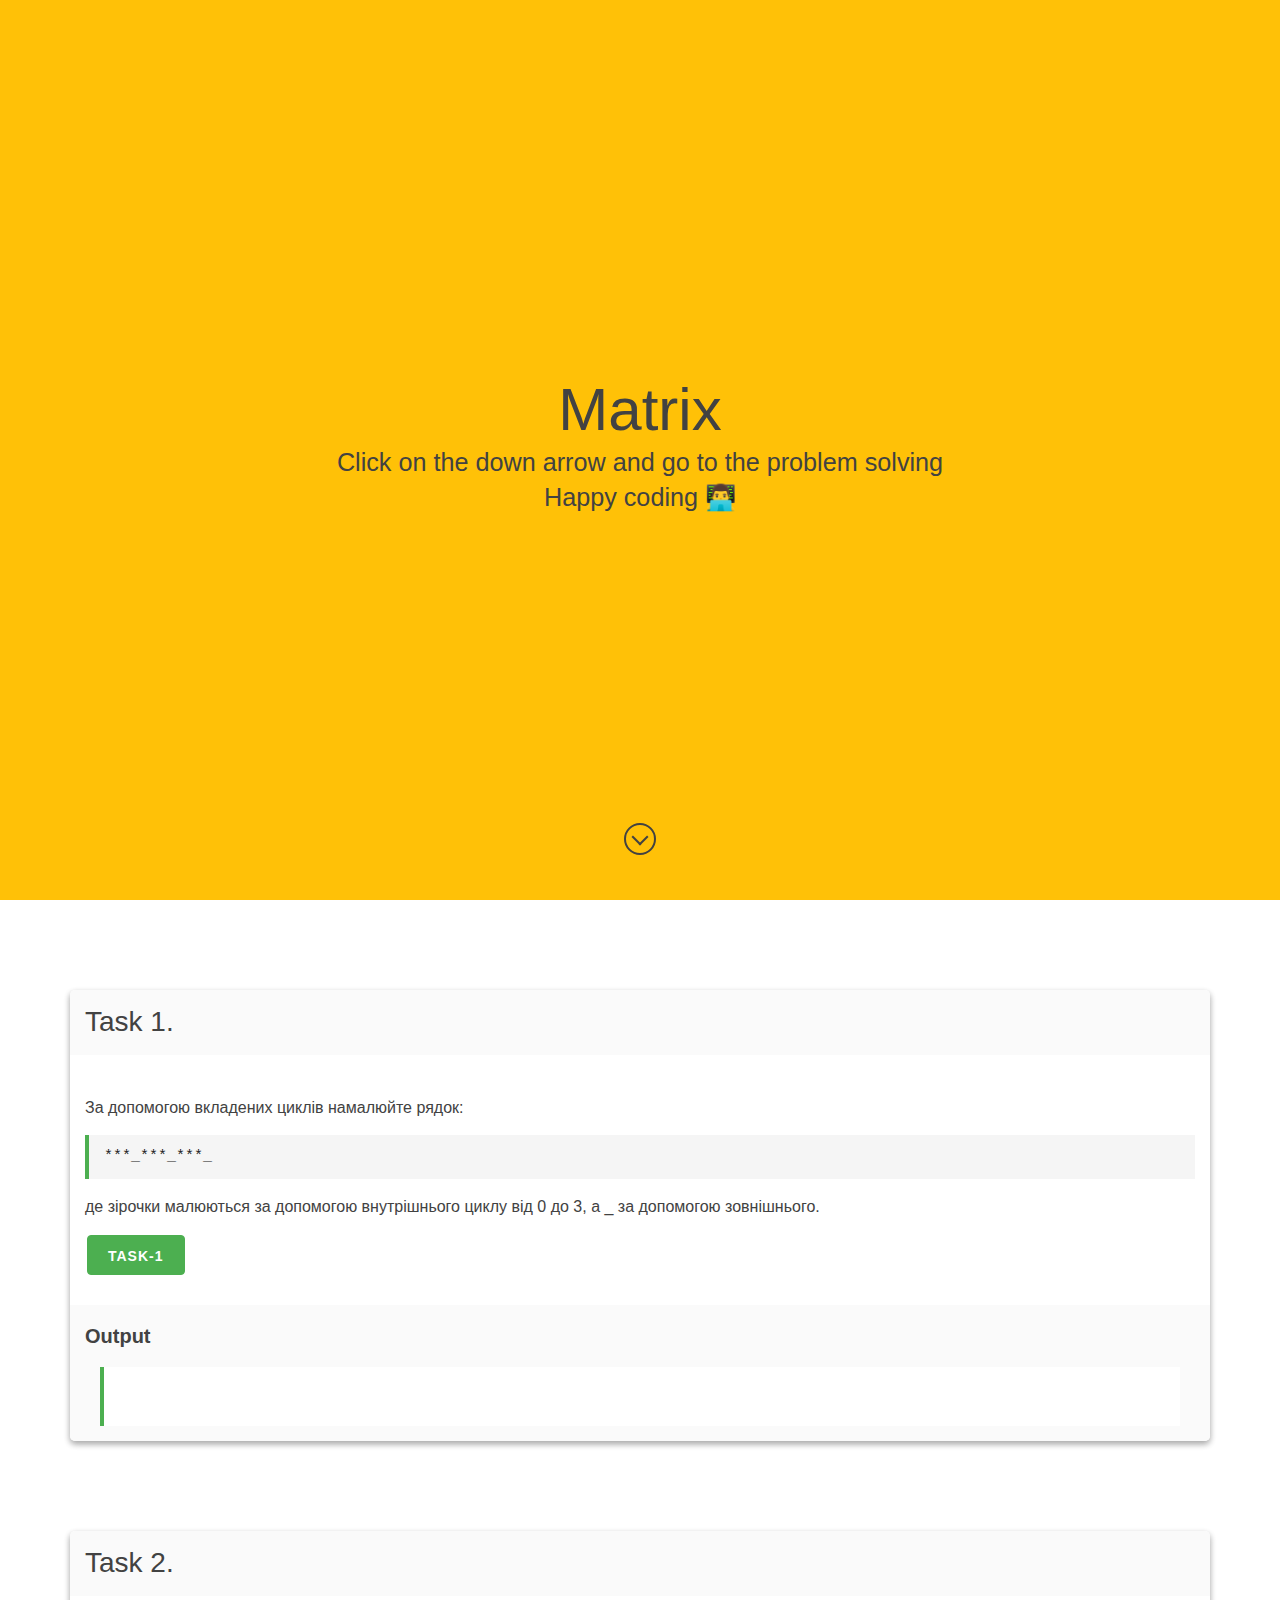
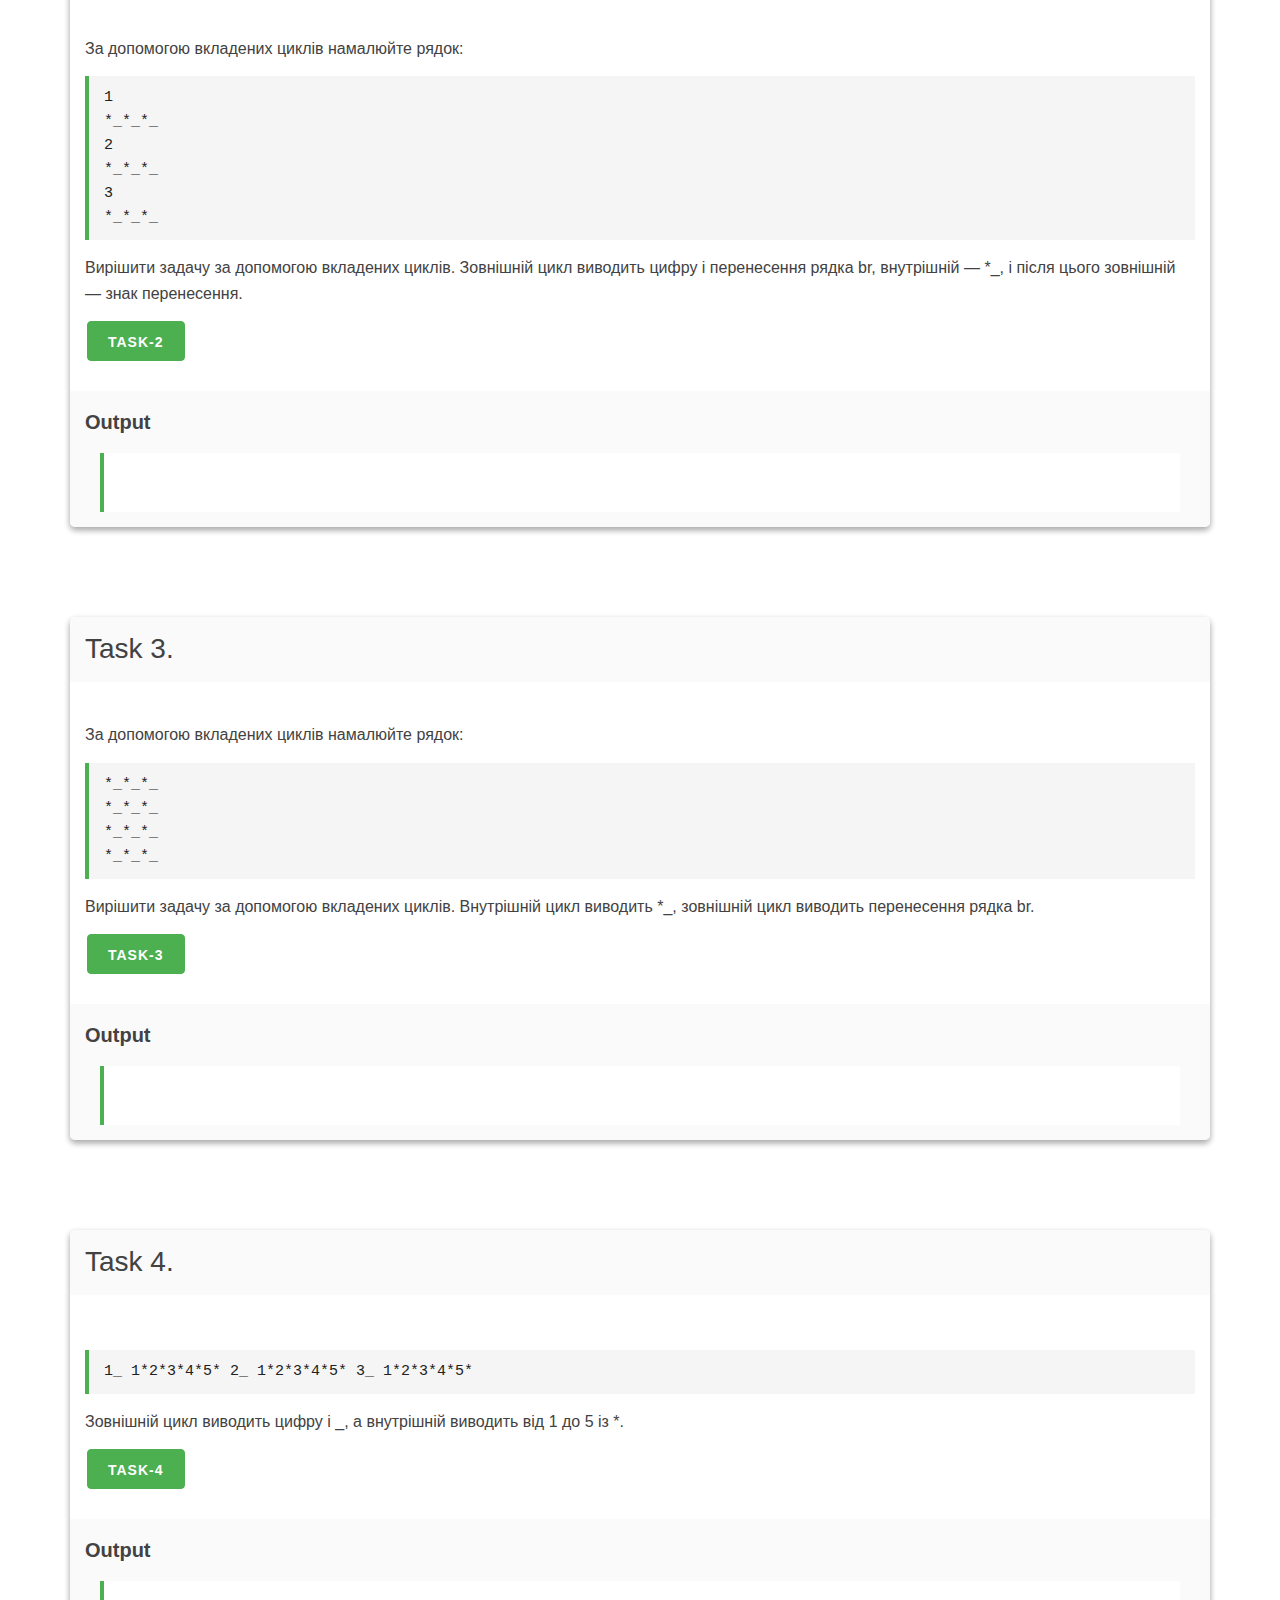
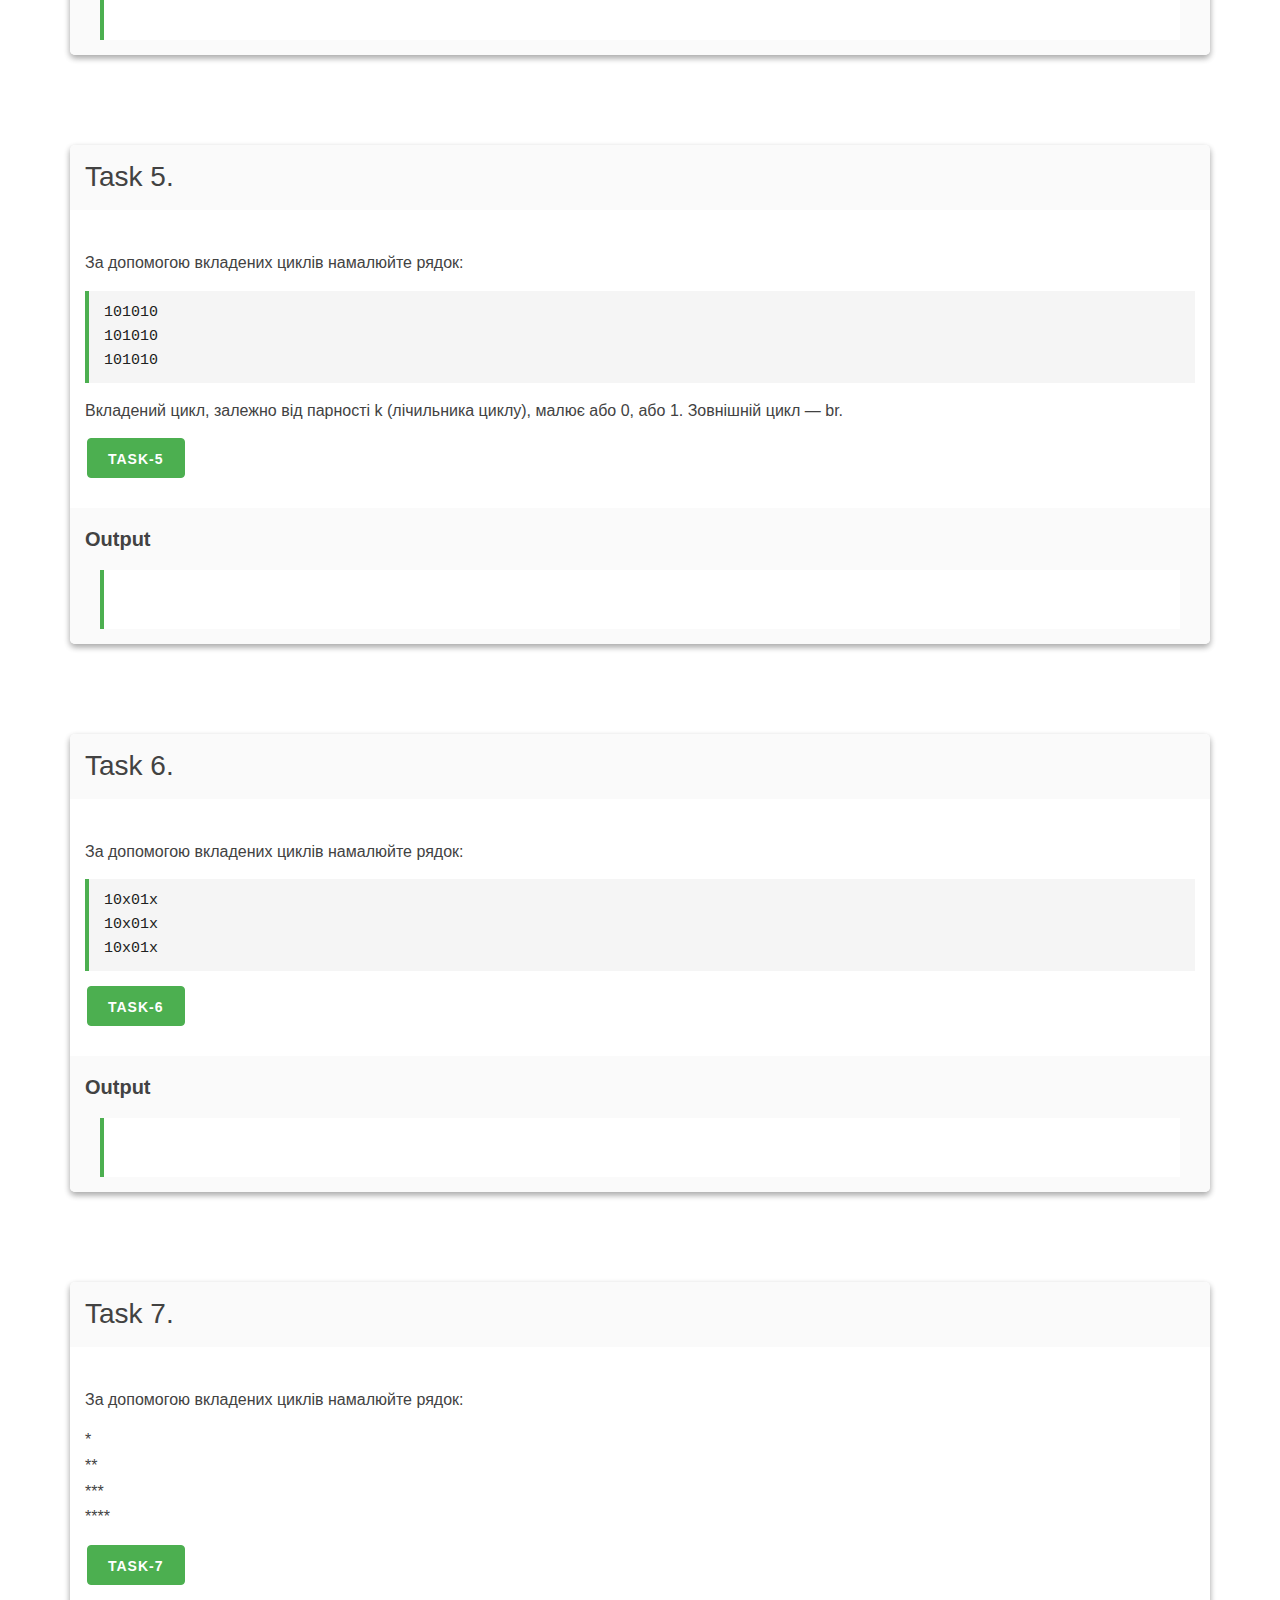
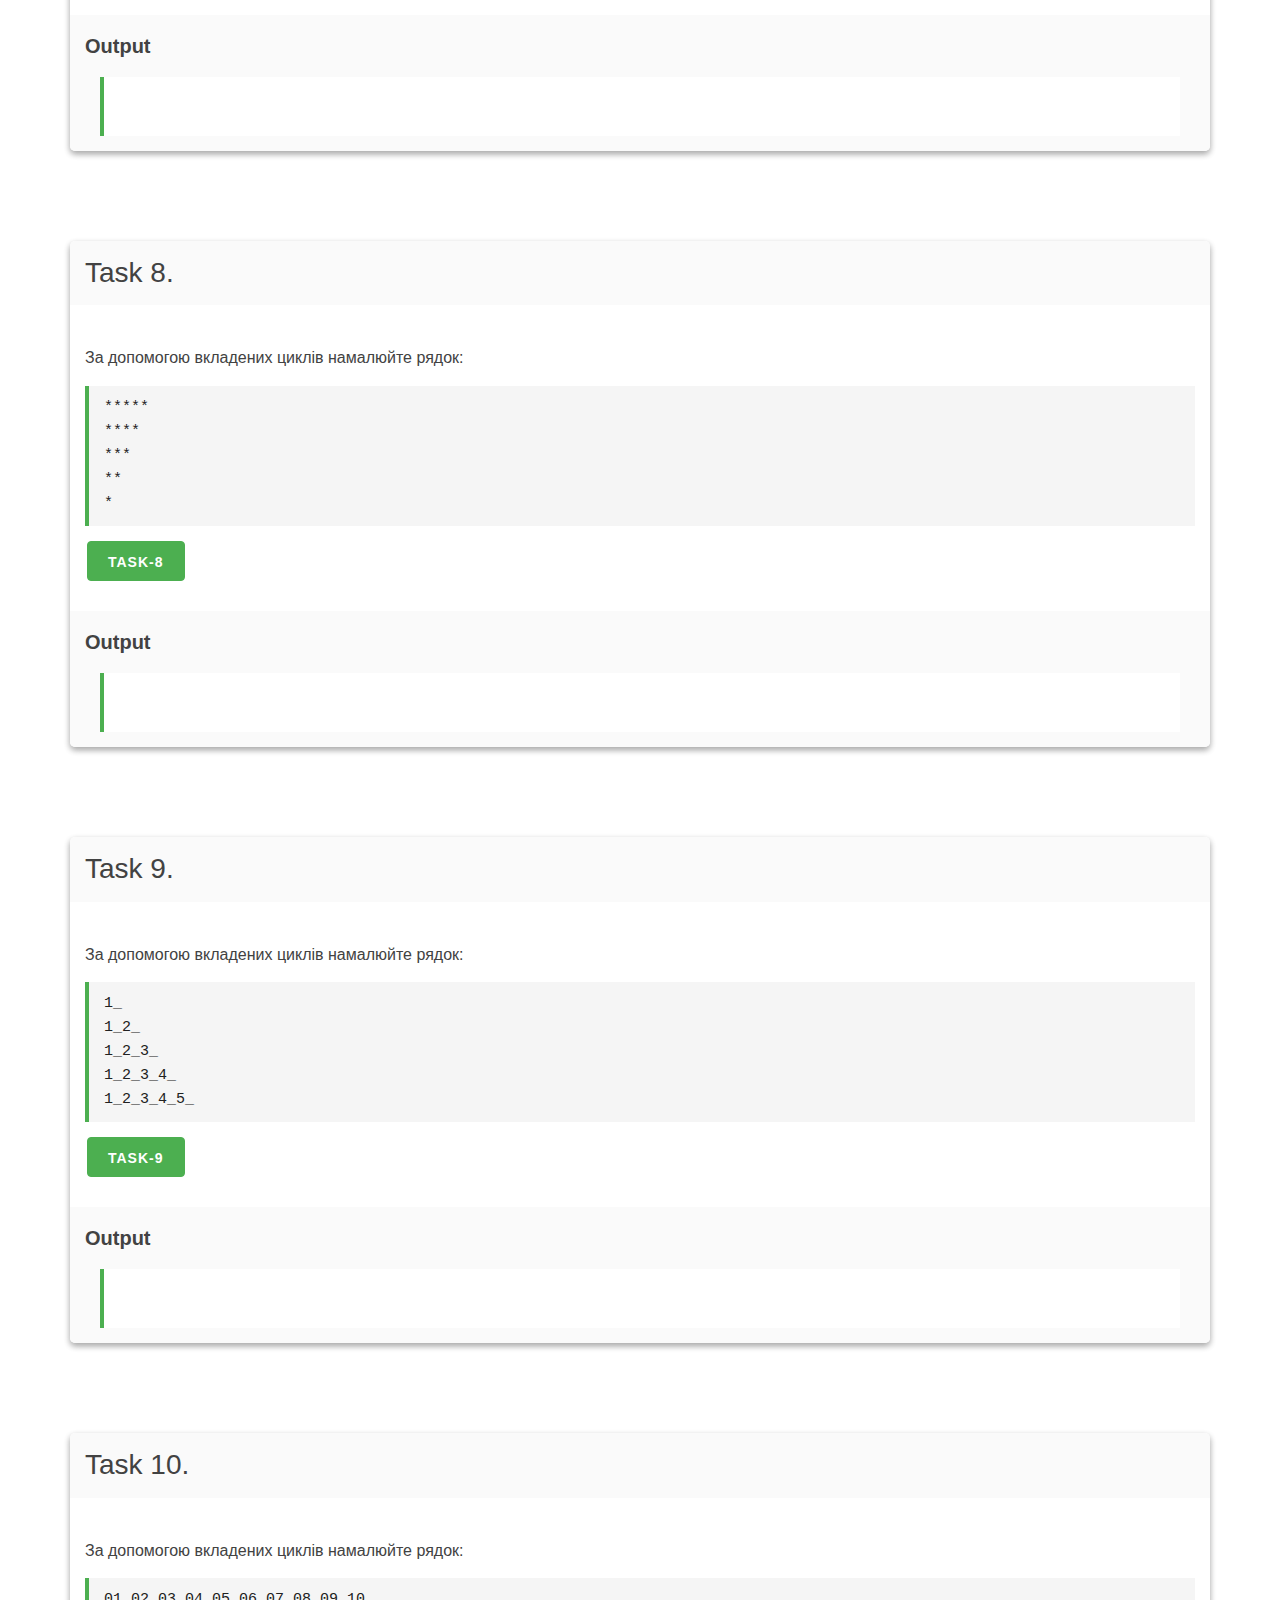
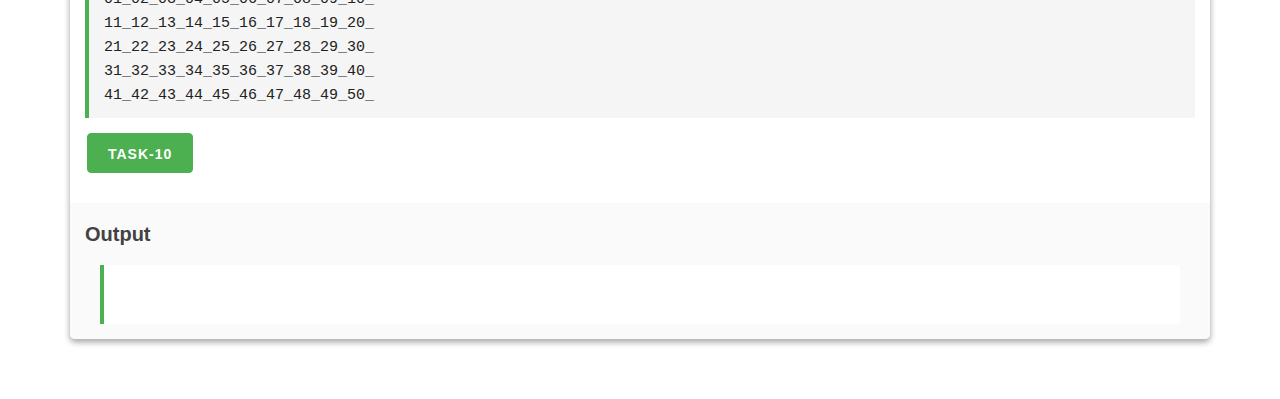
<file: module-03/matrix/index.html>
<!DOCTYPE html>
<html lang="en">
  <head>
    <meta charset="UTF-8" />
    <meta name="viewport" content="width=device-width, initial-scale=1.0" />
    <title>Matrix</title>
    <link
      rel="icon"
      type="image/png"
      href="../../assets/favicon/favicon-96x96.png"
      sizes="96x96"
    />
    <link
      rel="icon"
      type="image/svg+xml"
      href="../../assets/favicon/favicon.svg"
    />
    <link rel="shortcut icon" href="../../assets/favicon/favicon.ico" />
    <link
      rel="apple-touch-icon"
      sizes="180x180"
      href="../../assets/favicon/apple-touch-icon.png"
    />
    <link rel="manifest" href="../../assets/favicon/site.webmanifest" />
    <link rel="stylesheet" href="../../assets/mustard-ui.min.css" />
    <link rel="stylesheet" href="../../assets/styles.css" />
  </head>
  <body>
    <header>
      <div class="container container-small">
        <h1 class="title">Matrix</h1>
        <h2 class="subtitle">
          Click on the down arrow and go to the problem solving
        </h2>
        <h3 class="subtitle">Happy coding 👨‍💻</h3>
        <a class="scroll-down" href="#start"></a>
      </div>
    </header>

    <main class="container">
      <!-- Task 1 -->
      <section>
        <div class="panel">
          <div class="panel-head">
            <p class="panel-title">Task 1.</p>
          </div>
          <div class="panel-body">
            <p>За допомогою вкладених циклів намалюйте рядок:</p>
            <pre>***_***_***_</pre>
            <p>
              де зірочки малюються за допомогою внутрішнього циклу від 0 до 3, а
              _ за допомогою зовнішнього.
            </p>
            <button class="button-primary b-1">Task-1</button>
          </div>
          <div class="panel-footer">
            <h6>Output</h6>
            <blockquote>
              <div class="out-1"></div>
            </blockquote>
          </div>
        </div>
      </section>

      <!-- Task 2 -->
      <section>
        <div class="panel">
          <div class="panel-head">
            <p class="panel-title">Task 2.</p>
          </div>
          <div class="panel-body">
            <p>За допомогою вкладених циклів намалюйте рядок:</p>
            <pre>
              1<br />
              *_*_*_<br />
              2<br />
              *_*_*_<br />
              3<br />
              *_*_*_<br />
            </pre>
            <p>
              Вирішити задачу за допомогою вкладених циклів. Зовнішній цикл
              виводить цифру і перенесення рядка br, внутрішній — *_, і після
              цього зовнішній — знак перенесення.
            </p>
            <button class="button-primary b-2">Task-2</button>
          </div>
          <div class="panel-footer">
            <h6>Output</h6>
            <blockquote>
              <div class="out-2"></div>
            </blockquote>
          </div>
        </div>
      </section>

      <!-- Task 3 -->
      <section>
        <div class="panel">
          <div class="panel-head">
            <p class="panel-title">Task 3.</p>
          </div>
          <div class="panel-body">
            <p>За допомогою вкладених циклів намалюйте рядок:</p>
            <pre>
              *_*_*_<br />
              *_*_*_<br />
              *_*_*_<br />
              *_*_*_<br />
            </pre>
            <p>
              Вирішити задачу за допомогою вкладених циклів. Внутрішній цикл
              виводить *_, зовнішній цикл виводить перенесення рядка br.
            </p>
            <button class="button-primary b-3">Task-3</button>
          </div>
          <div class="panel-footer">
            <h6>Output</h6>
            <blockquote>
              <div class="out-3"></div>
            </blockquote>
          </div>
        </div>
      </section>

      <!-- Task 4 -->
      <section>
        <div class="panel">
          <div class="panel-head">
            <p class="panel-title">Task 4.</p>
          </div>
          <div class="panel-body">
            <pre>1_ 1*2*3*4*5* 2_ 1*2*3*4*5* 3_ 1*2*3*4*5*</pre>
            <p>
              Зовнішній цикл виводить цифру і _, а внутрішній виводить від 1 до
              5 із *.
            </p>
            <button class="button-primary b-4">Task-4</button>
          </div>
          <div class="panel-footer">
            <h6>Output</h6>
            <blockquote>
              <div class="out-4"></div>
            </blockquote>
          </div>
        </div>
      </section>

      <!-- Task 5 -->
      <section>
        <div class="panel">
          <div class="panel-head">
            <p class="panel-title">Task 5.</p>
          </div>
          <div class="panel-body">
            <p>За допомогою вкладених циклів намалюйте рядок:</p>
            <pre>
              101010<br />
              101010<br />
              101010<br />
            </pre>
            <p>
              Вкладений цикл, залежно від парності k (лічильника циклу), малює
              або 0, або 1. Зовнішній цикл — br.
            </p>
            <button class="button-primary b-5">Task-5</button>
          </div>
          <div class="panel-footer">
            <h6>Output</h6>
            <blockquote>
              <div class="out-5"></div>
            </blockquote>
          </div>
        </div>
      </section>

      <!-- Task 6 -->
      <section>
        <div class="panel">
          <div class="panel-head">
            <p class="panel-title">Task 6.</p>
          </div>
          <div class="panel-body">
            <p>За допомогою вкладених циклів намалюйте рядок:</p>
            <pre>
              10x01x<br />
              10x01x<br />
              10x01x<br />
            </pre>
            <button class="button-primary b-6">Task-6</button>
          </div>
          <div class="panel-footer">
            <h6>Output</h6>
            <blockquote>
              <div class="out-6"></div>
            </blockquote>
          </div>
        </div>
      </section>

      <!-- Task 7 -->
      <section>
        <div class="panel">
          <div class="panel-head">
            <p class="panel-title">Task 7.</p>
          </div>
          <div class="panel-body">
            <p>За допомогою вкладених циклів намалюйте рядок:</p>
            <p class="cd">
              *<br />
              **<br />
              ***<br />
              ****<br />
            </p>
            <button class="button-primary b-7">Task-7</button>
          </div>
          <div class="panel-footer">
            <h6>Output</h6>
            <blockquote>
              <div class="out-7"></div>
            </blockquote>
          </div>
        </div>
      </section>

      <!-- Task 8 -->
      <section>
        <div class="panel">
          <div class="panel-head">
            <p class="panel-title">Task 8.</p>
          </div>
          <div class="panel-body">
            <p>За допомогою вкладених циклів намалюйте рядок:</p>
            <pre>
              *****<br />
              ****<br />
              ***<br />
              **<br />
              *<br />
            </pre>
            <button class="button-primary b-8">Task-8</button>
          </div>
          <div class="panel-footer">
            <h6>Output</h6>
            <blockquote>
              <div class="out-8"></div>
            </blockquote>
          </div>
        </div>
      </section>

      <!-- Task 9 -->
      <section>
        <div class="panel">
          <div class="panel-head">
            <p class="panel-title">Task 9.</p>
          </div>
          <div class="panel-body">
            <p>За допомогою вкладених циклів намалюйте рядок:</p>
            <pre>
              1_<br />
              1_2_<br />
              1_2_3_<br />
              1_2_3_4_<br />
              1_2_3_4_5_<br />
            </pre>
            <button class="button-primary b-9">Task-9</button>
          </div>
          <div class="panel-footer">
            <h6>Output</h6>
            <blockquote>
              <div class="out-9"></div>
            </blockquote>
          </div>
        </div>
      </section>

      <!-- Task 10 -->
      <section>
        <div class="panel">
          <div class="panel-head">
            <p class="panel-title">Task 10.</p>
          </div>
          <div class="panel-body">
            <p>За допомогою вкладених циклів намалюйте рядок:</p>
            <pre>
              01_02_03_04_05_06_07_08_09_10_<br />
              11_12_13_14_15_16_17_18_19_20_<br />
              21_22_23_24_25_26_27_28_29_30_<br />
              31_32_33_34_35_36_37_38_39_40_<br />
              41_42_43_44_45_46_47_48_49_50_<br />
            </pre>
            <button class="button-primary b-10">Task-10</button>
          </div>
          <div class="panel-footer">
            <h6>Output</h6>
            <blockquote>
              <div class="out-10"></div>
            </blockquote>
          </div>
        </div>
      </section>
    </main>

    <script src="./script.js" type="module"></script>
  </body>
</html>
</file>
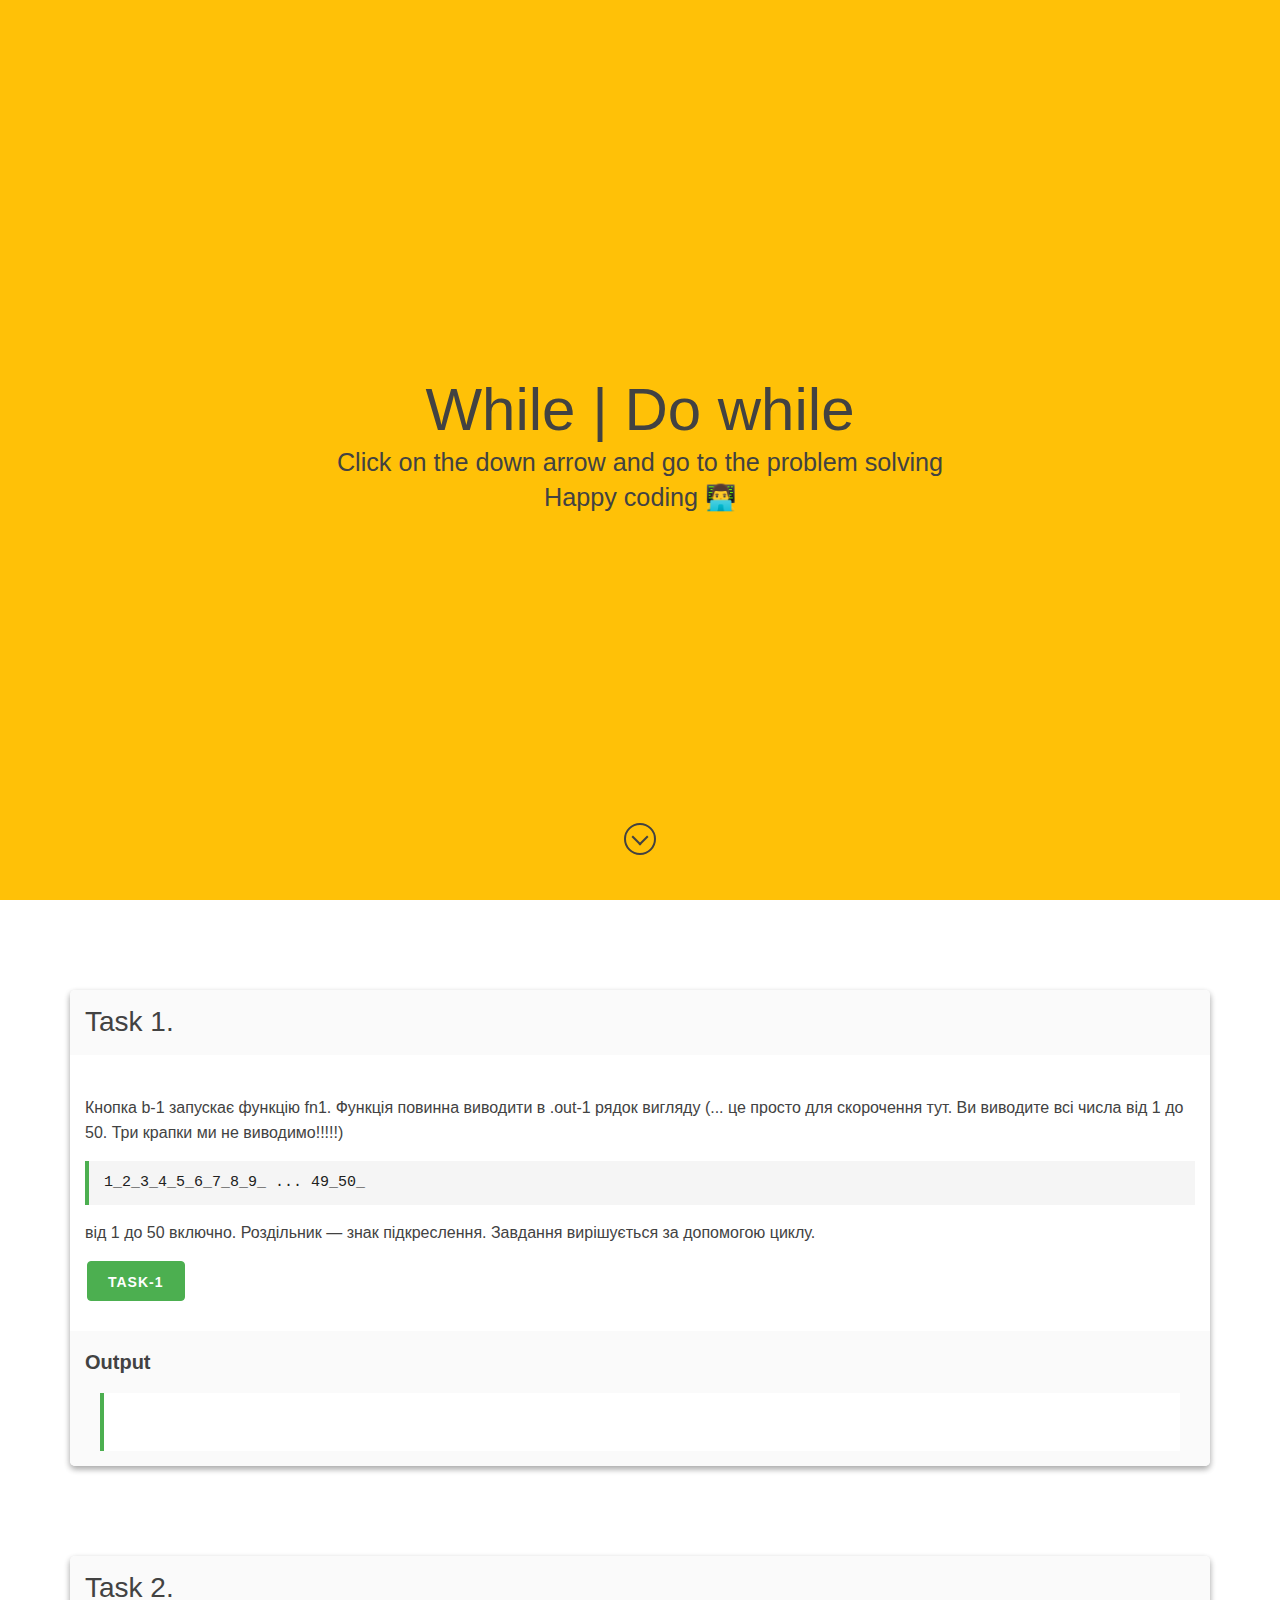
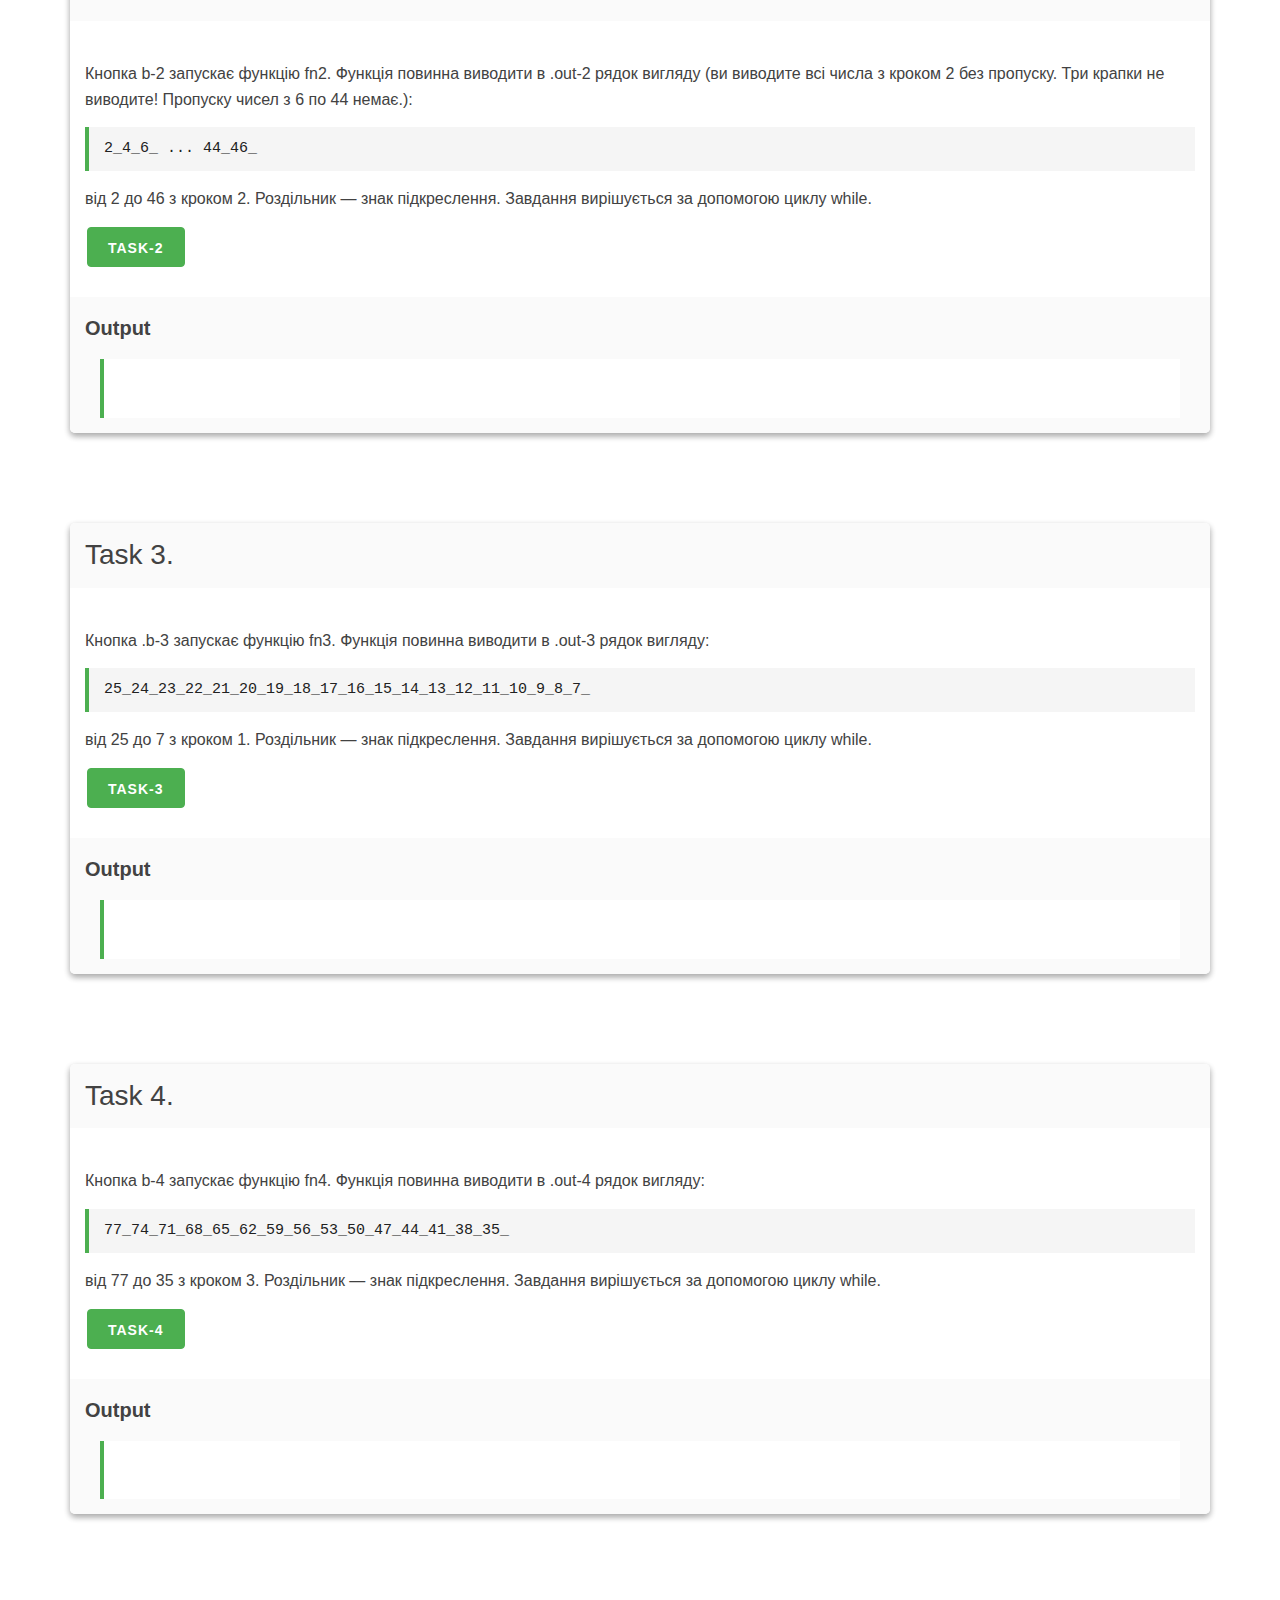
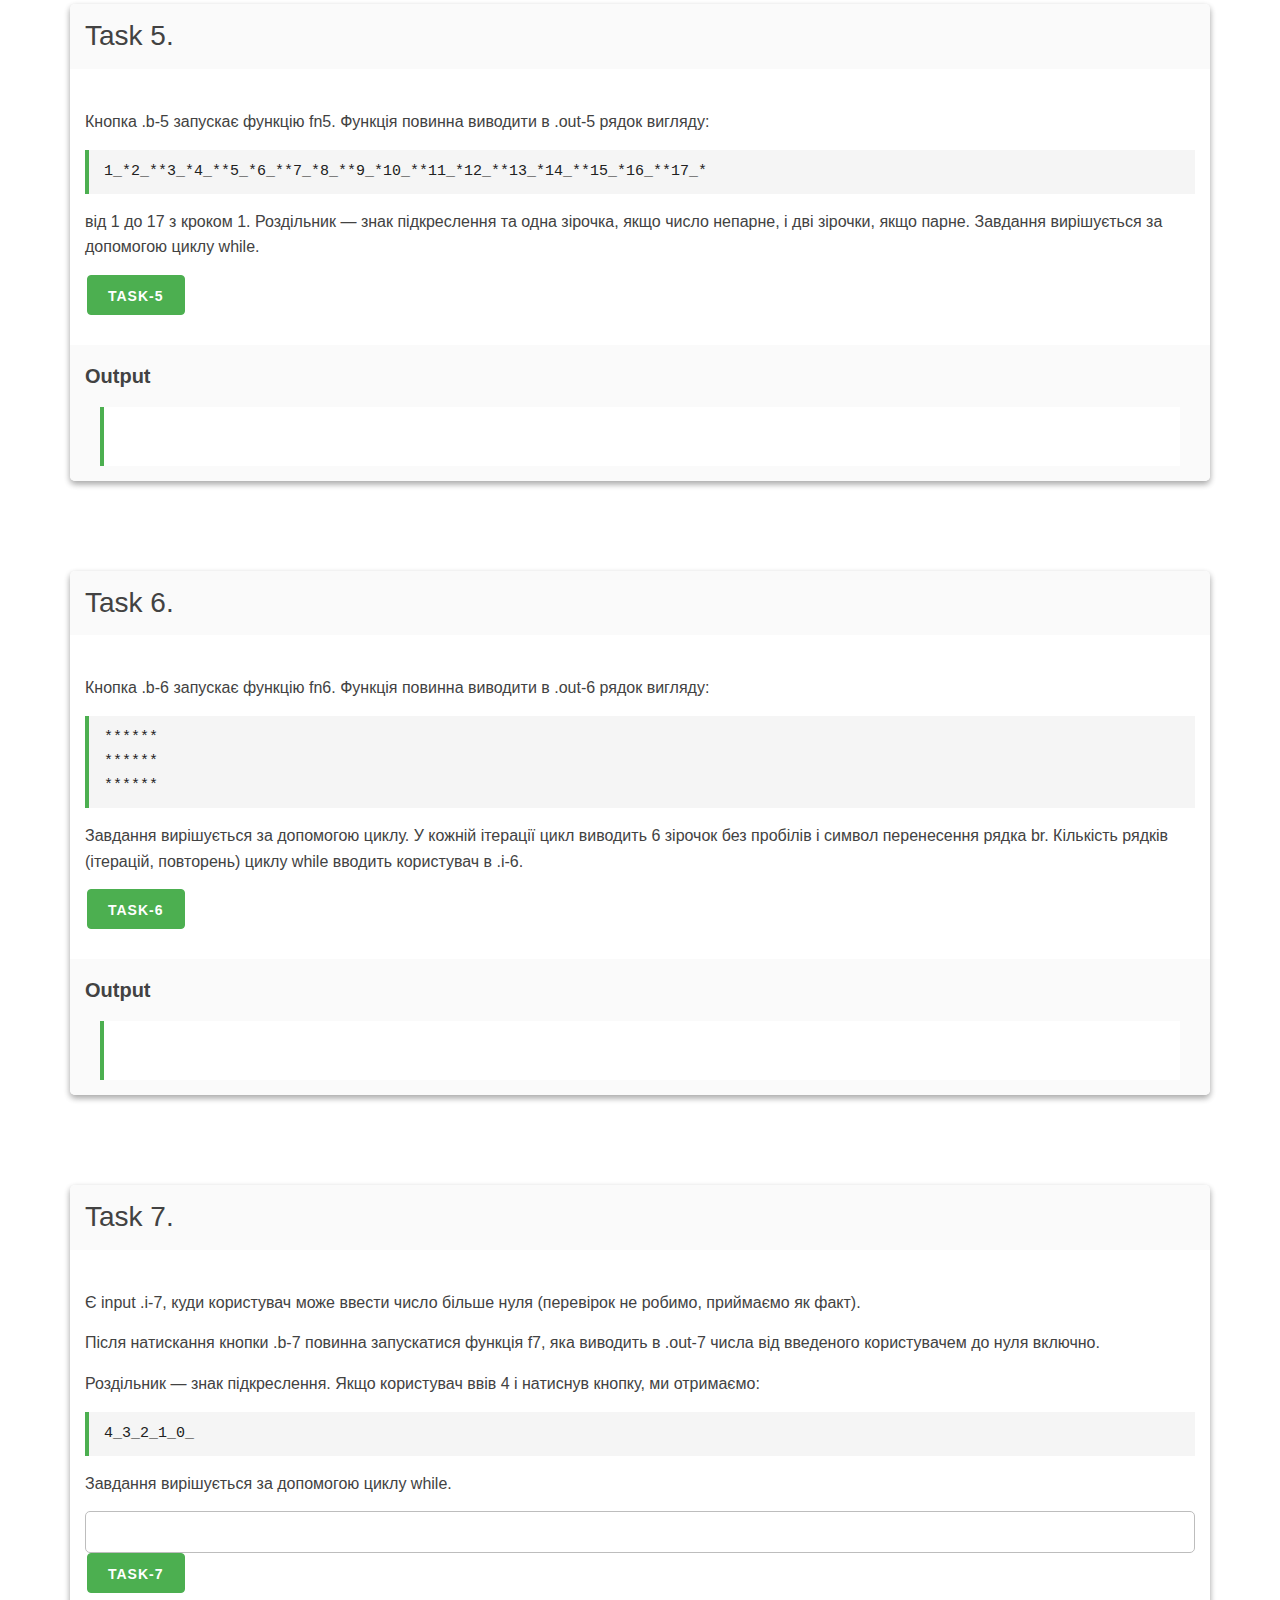
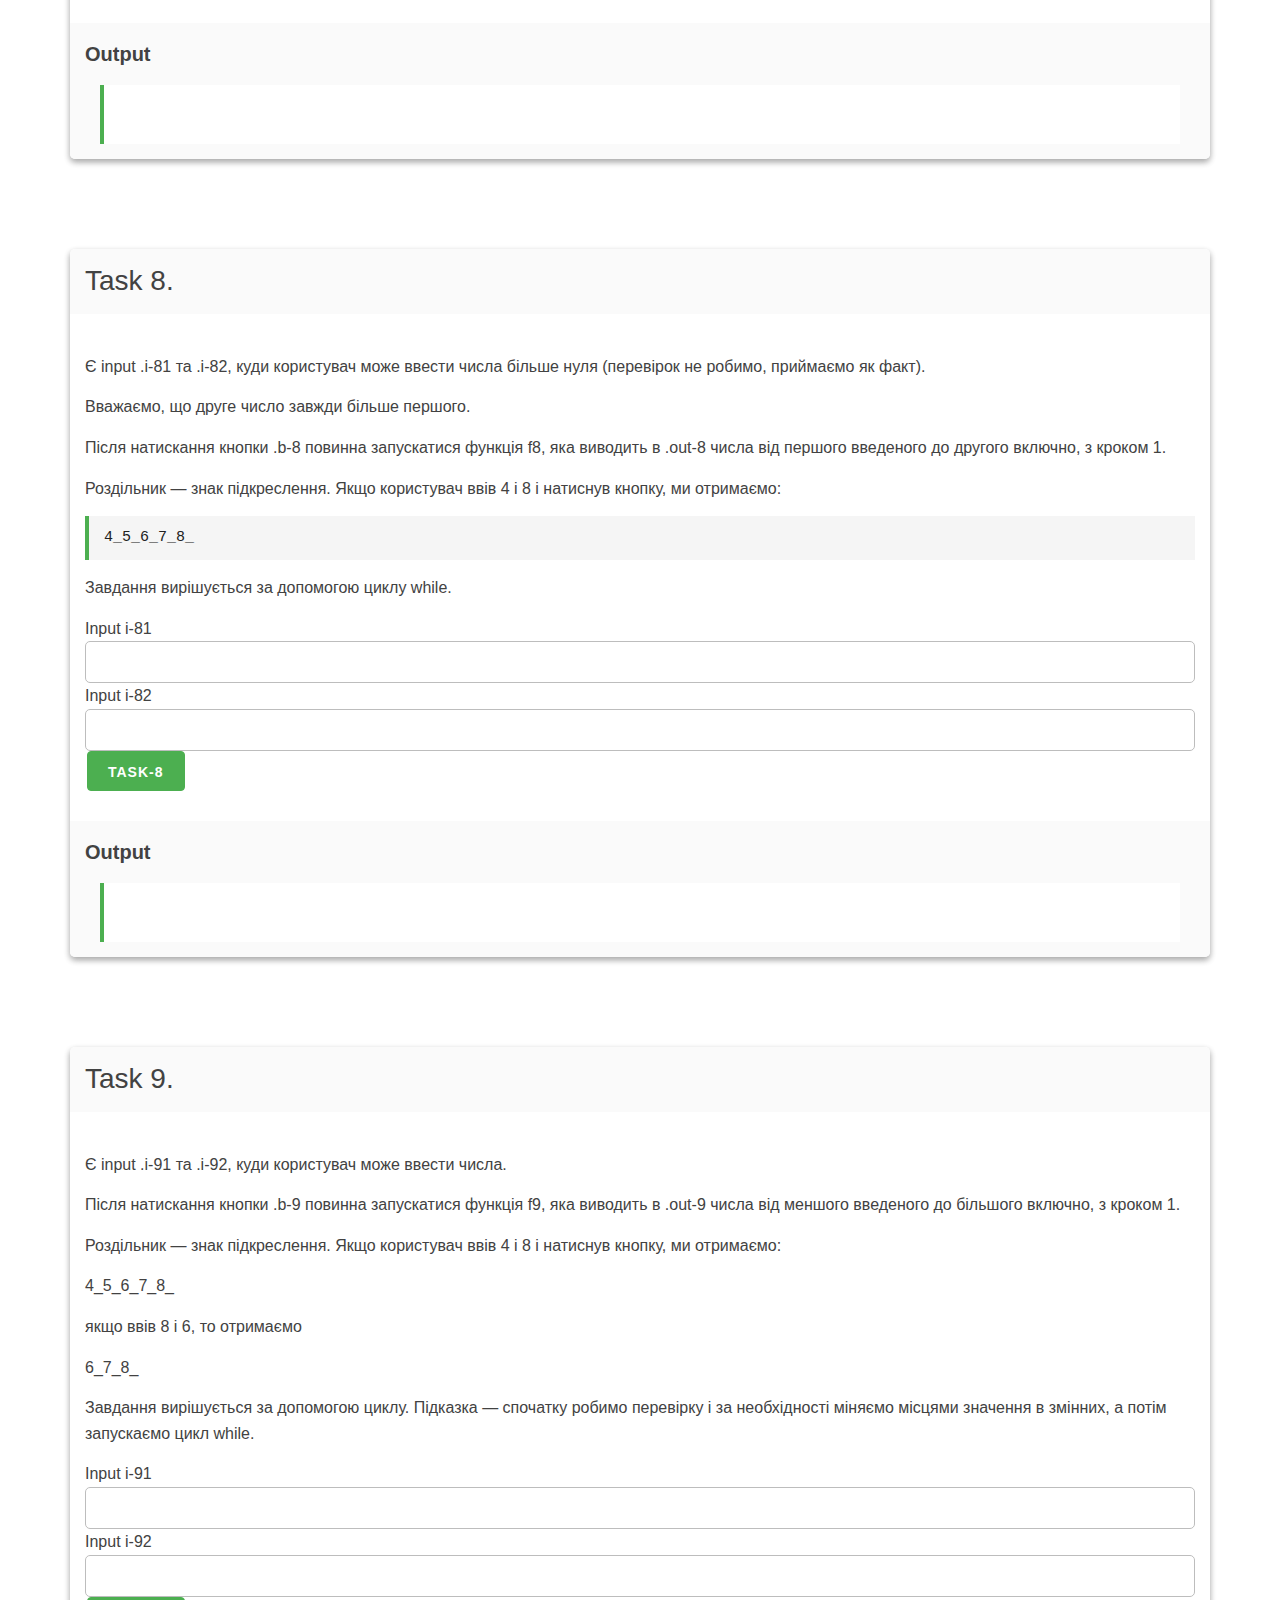
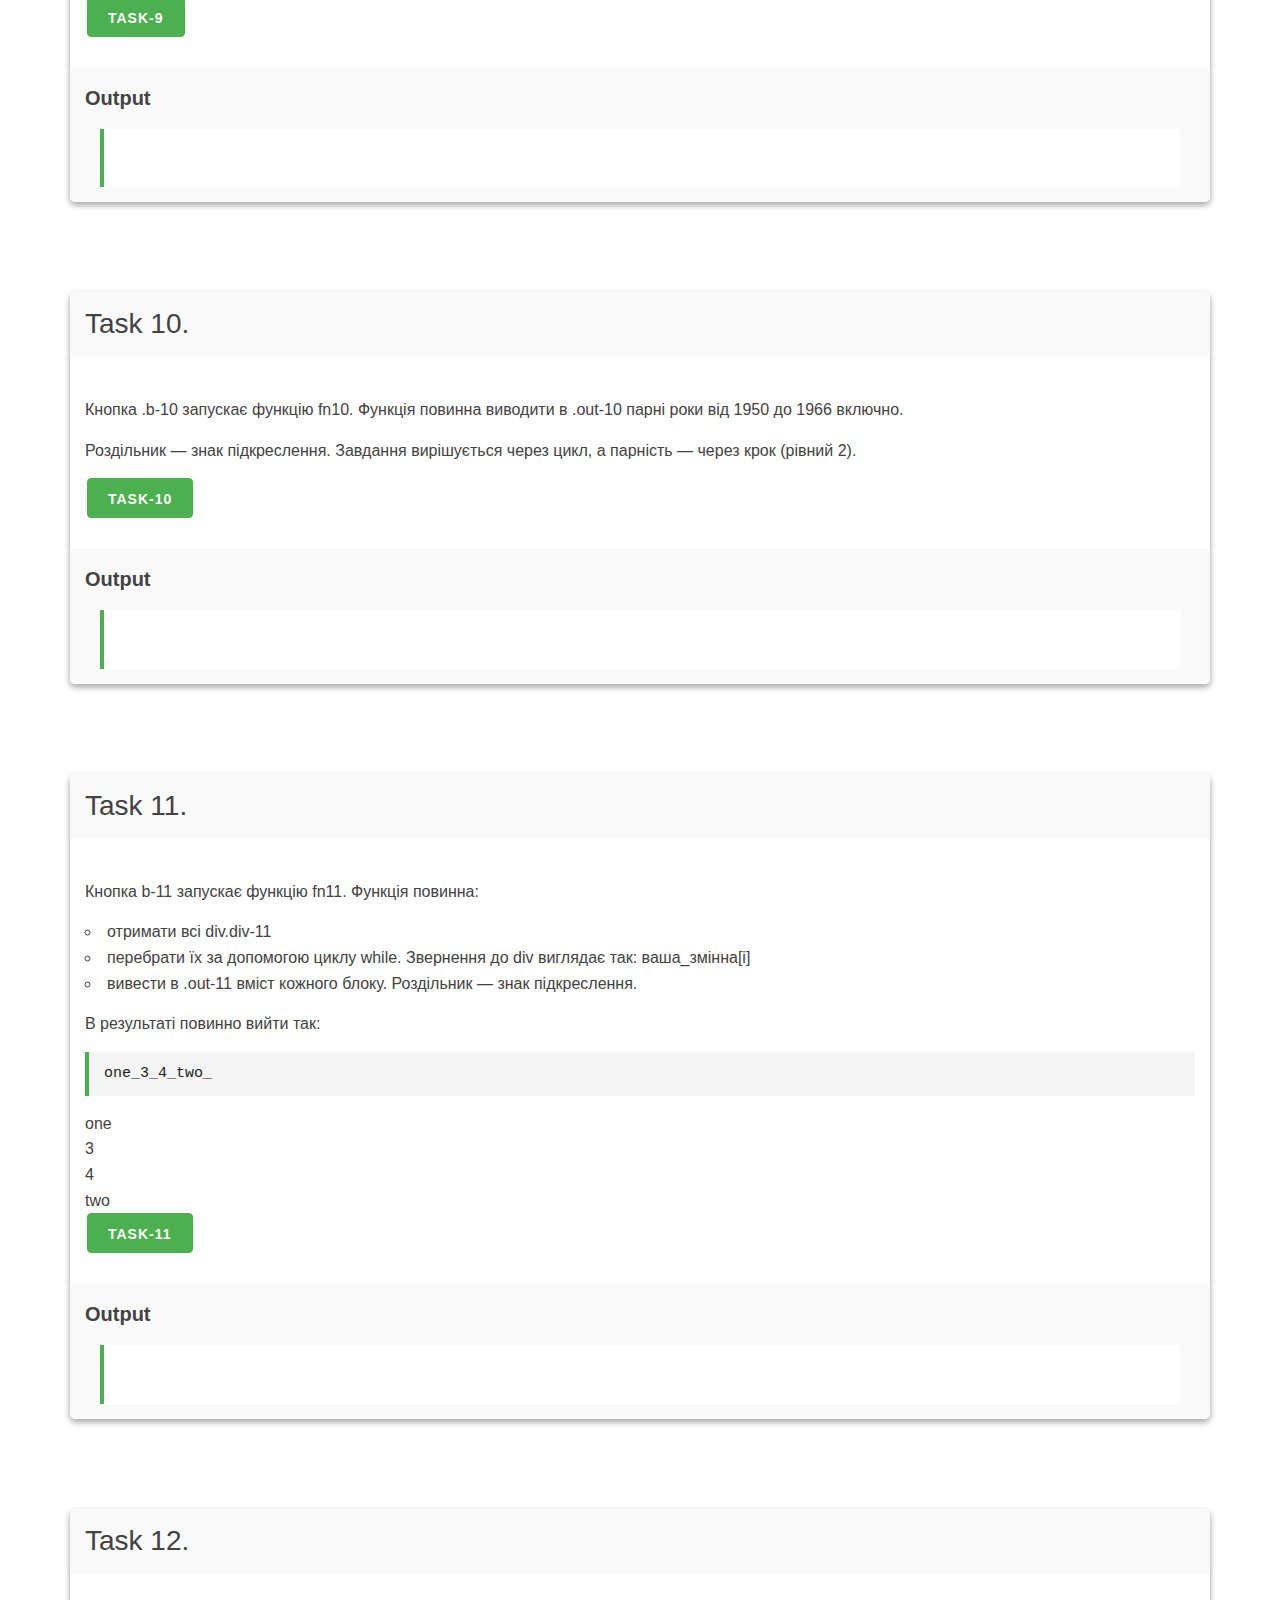
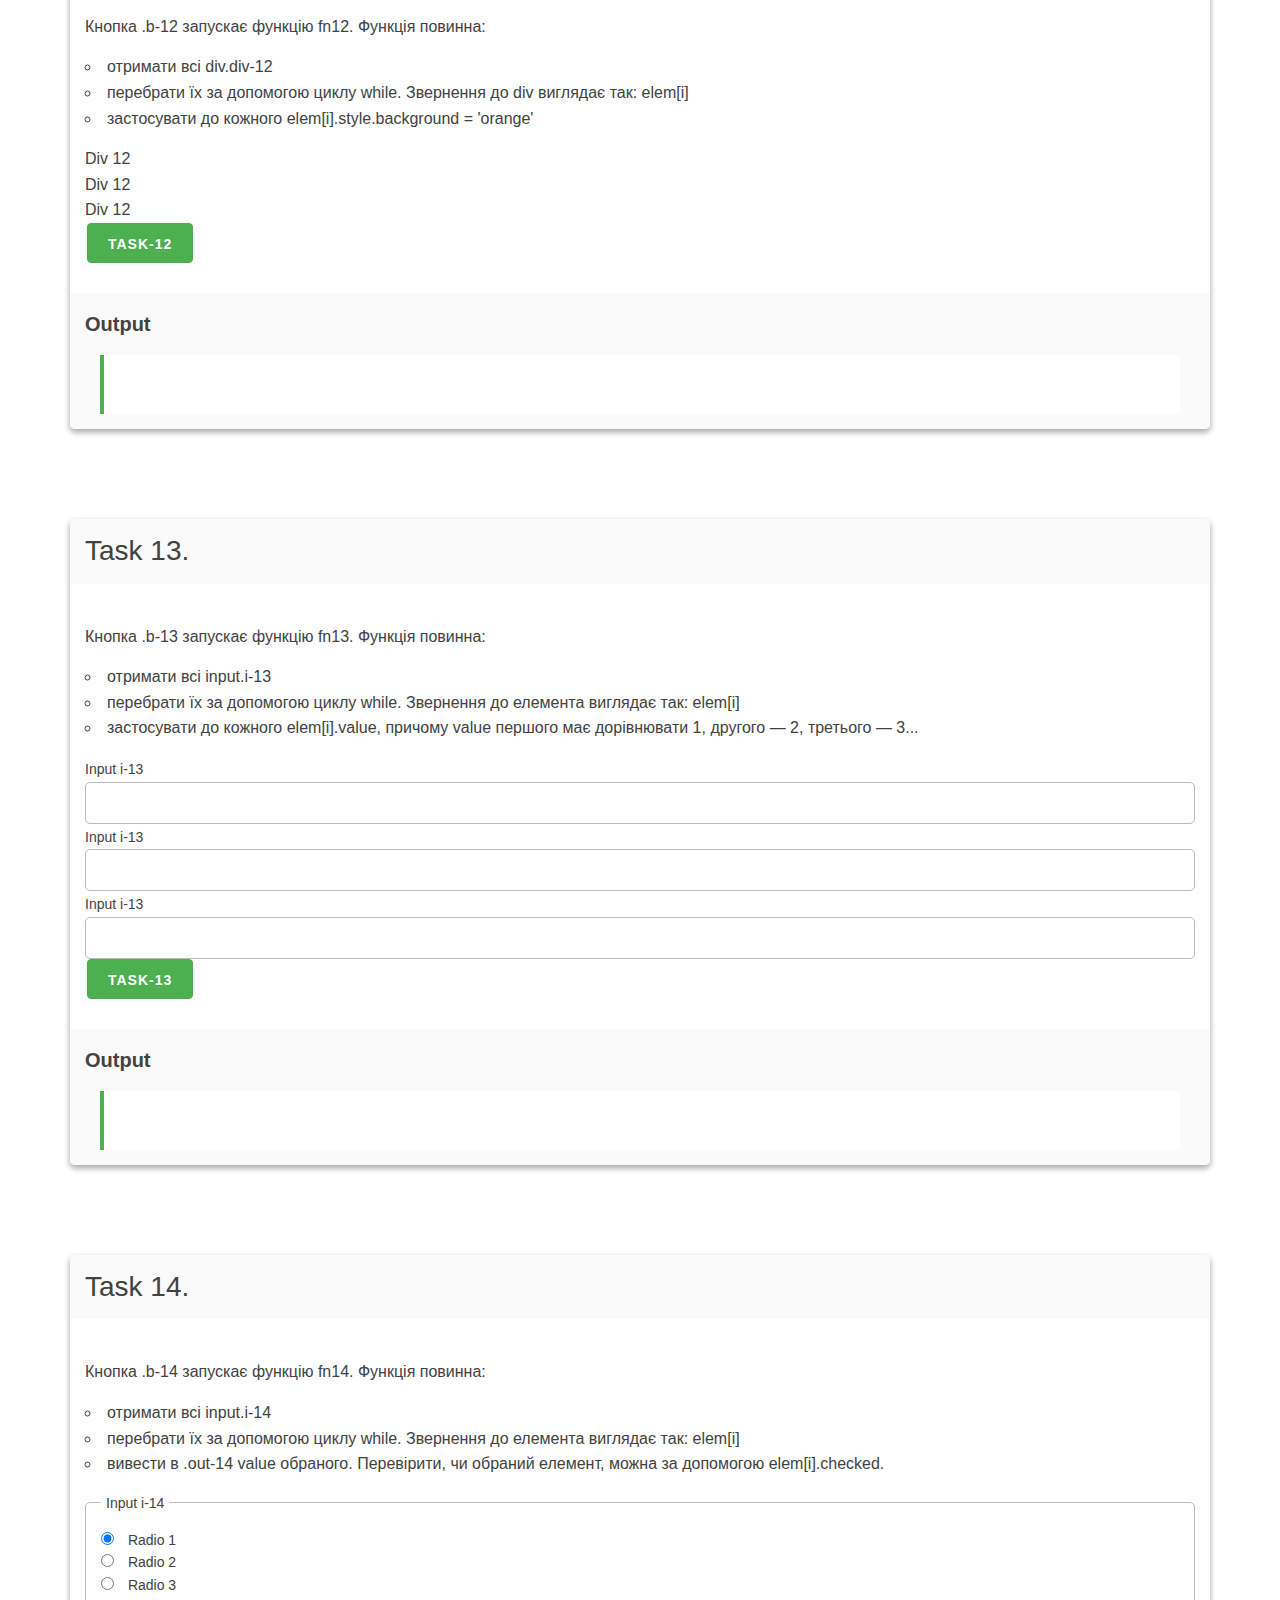
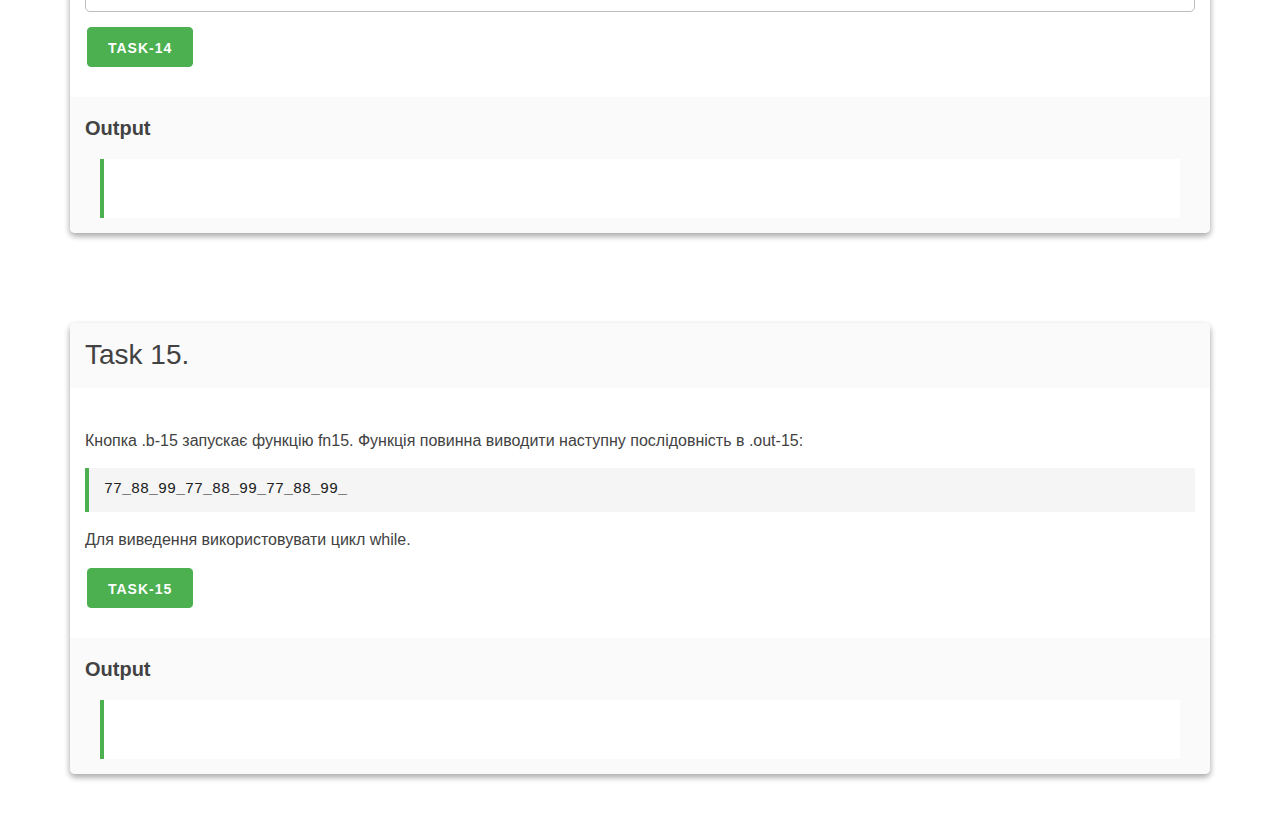
<file: module-03/while/index.html>
<!DOCTYPE html>
<html lang="en">
  <head>
    <meta charset="UTF-8" />
    <meta name="viewport" content="width=device-width, initial-scale=1.0" />
    <title>While | Do while</title>
    <link
      rel="icon"
      type="image/png"
      href="../../assets/favicon/favicon-96x96.png"
      sizes="96x96"
    />
    <link
      rel="icon"
      type="image/svg+xml"
      href="../../assets/favicon/favicon.svg"
    />
    <link rel="shortcut icon" href="../../assets/favicon/favicon.ico" />
    <link
      rel="apple-touch-icon"
      sizes="180x180"
      href="../../assets/favicon/apple-touch-icon.png"
    />
    <link rel="manifest" href="../../assets/favicon/site.webmanifest" />
    <link rel="stylesheet" href="../../assets/mustard-ui.min.css" />
    <link rel="stylesheet" href="../../assets/styles.css" />
  </head>
  <body>
    <header>
      <div class="container container-small">
        <h1 class="title">While | Do while</h1>
        <h2 class="subtitle">
          Click on the down arrow and go to the problem solving
        </h2>
        <h3 class="subtitle">Happy coding 👨‍💻</h3>
        <a class="scroll-down" href="#start"></a>
      </div>
    </header>

    <main class="container">
      <!-- Task 1 -->
      <section id="start">
        <div class="panel">
          <div class="panel-head">
            <p class="panel-title">Task 1.</p>
          </div>
          <div class="panel-body">
            <p>
              Кнопка b-1 запускає функцію fn1. Функція повинна виводити в .out-1
              рядок вигляду (... це просто для скорочення тут. Ви виводите всі
              числа від 1 до 50. Три крапки ми не виводимо!!!!!)
            </p>
            <pre>1_2_3_4_5_6_7_8_9_ ... 49_50_</pre>
            <p>
              від 1 до 50 включно. Роздільник — знак підкреслення. Завдання
              вирішується за допомогою циклу.
            </p>
            <button class="button-primary b-1">Task-1</button>
          </div>
          <div class="panel-footer">
            <h6>Output</h6>
            <blockquote>
              <div class="out-1"></div>
            </blockquote>
          </div>
        </div>
      </section>

      <!-- Task 2 -->
      <section>
        <div class="panel">
          <div class="panel-head">
            <p class="panel-title">Task 2.</p>
          </div>
          <div class="panel-body">
            <p>
              Кнопка b-2 запускає функцію fn2. Функція повинна виводити в .out-2
              рядок вигляду (ви виводите всі числа з кроком 2 без пропуску. Три
              крапки не виводите! Пропуску чисел з 6 по 44 немає.):
            </p>
            <pre>2_4_6_ ... 44_46_</pre>
            <p>
              від 2 до 46 з кроком 2. Роздільник — знак підкреслення. Завдання
              вирішується за допомогою циклу while.
            </p>
            <button class="button-primary b-2">Task-2</button>
          </div>
          <div class="panel-footer">
            <h6>Output</h6>
            <blockquote>
              <div class="out-2"></div>
            </blockquote>
          </div>
        </div>
      </section>

      <!-- Task 3 -->
      <section>
        <div class="panel">
          <div class="panel-head">
            <p class="panel-title">Task 3.</p>
          </div>
          <div class="panel-body">
            <p>
              Кнопка .b-3 запускає функцію fn3. Функція повинна виводити в
              .out-3 рядок вигляду:
            </p>
            <pre>
              25_24_23_22_21_20_19_18_17_16_15_14_13_12_11_10_9_8_7_
            </pre>
            <p>
              від 25 до 7 з кроком 1. Роздільник — знак підкреслення. Завдання
              вирішується за допомогою циклу while.
            </p>
            <button class="button-primary b-3">Task-3</button>
          </div>
          <div class="panel-footer">
            <h6>Output</h6>
            <blockquote>
              <div class="out-3"></div>
            </blockquote>
          </div>
        </div>
      </section>

      <!-- Task 4 -->
      <section>
        <div class="panel">
          <div class="panel-head">
            <p class="panel-title">Task 4.</p>
          </div>
          <div class="panel-body">
            <p>
              Кнопка b-4 запускає функцію fn4. Функція повинна виводити в .out-4
              рядок вигляду:
            </p>
            <pre>77_74_71_68_65_62_59_56_53_50_47_44_41_38_35_</pre>
            <p>
              від 77 до 35 з кроком 3. Роздільник — знак підкреслення. Завдання
              вирішується за допомогою циклу while.
            </p>
            <button class="button-primary b-4">Task-4</button>
          </div>
          <div class="panel-footer">
            <h6>Output</h6>
            <blockquote>
              <div class="out-4"></div>
            </blockquote>
          </div>
        </div>
      </section>

      <!-- Task 5 -->
      <section>
        <div class="panel">
          <div class="panel-head">
            <p class="panel-title">Task 5.</p>
          </div>
          <div class="panel-body">
            <p>
              Кнопка .b-5 запускає функцію fn5. Функція повинна виводити в
              .out-5 рядок вигляду:
            </p>
            <pre>
              1_*2_**3_*4_**5_*6_**7_*8_**9_*10_**11_*12_**13_*14_**15_*16_**17_*
            </pre>
            <p>
              від 1 до 17 з кроком 1. Роздільник — знак підкреслення та одна
              зірочка, якщо число непарне, і дві зірочки, якщо парне. Завдання
              вирішується за допомогою циклу while.
            </p>
            <button class="button-primary b-5">Task-5</button>
          </div>
          <div class="panel-footer">
            <h6>Output</h6>
            <blockquote>
              <div class="out-5"></div>
            </blockquote>
          </div>
        </div>
      </section>

      <!-- Task 6 -->
      <section>
        <div class="panel">
          <div class="panel-head">
            <p class="panel-title">Task 6.</p>
          </div>
          <div class="panel-body">
            <p>
              Кнопка .b-6 запускає функцію fn6. Функція повинна виводити в
              .out-6 рядок вигляду:
            </p>
            <pre>
              ******<br />
              ******<br />
              ******<br />
            </pre>
            <p>
              Завдання вирішується за допомогою циклу. У кожній ітерації цикл
              виводить 6 зірочок без пробілів і символ перенесення рядка br.
              Кількість рядків (ітерацій, повторень) циклу while вводить
              користувач в .i-6.
            </p>
            <button class="button-primary b-6">Task-6</button>
          </div>
          <div class="panel-footer">
            <h6>Output</h6>
            <blockquote>
              <div class="out-6"></div>
            </blockquote>
          </div>
        </div>
      </section>

      <!-- Task 7 -->
      <section>
        <div class="panel">
          <div class="panel-head">
            <p class="panel-title">Task 7.</p>
          </div>
          <div class="panel-body">
            <p>
              Є input .i-7, куди користувач може ввести число більше нуля
              (перевірок не робимо, приймаємо як факт).
            </p>
            <p>
              Після натискання кнопки .b-7 повинна запускатися функція f7, яка
              виводить в .out-7 числа від введеного користувачем до нуля
              включно.
            </p>
            <p>
              Роздільник — знак підкреслення. Якщо користувач ввів 4 і натиснув
              кнопку, ми отримаємо:
            </p>
            <pre>4_3_2_1_0_</pre>
            <p>Завдання вирішується за допомогою циклу while.</p>
            <input type="number" class="i-7" />
            <button class="button-primary b-7">Task-7</button>
          </div>
          <div class="panel-footer">
            <h6>Output</h6>
            <blockquote>
              <div class="out-7"></div>
            </blockquote>
          </div>
        </div>
      </section>

      <!-- Task 8 -->
      <section>
        <div class="panel">
          <div class="panel-head">
            <p class="panel-title">Task 8.</p>
          </div>
          <div class="panel-body">
            <p>
              Є input .i-81 та .i-82, куди користувач може ввести числа більше
              нуля (перевірок не робимо, приймаємо як факт).
            </p>
            <p>Вважаємо, що друге число завжди більше першого.</p>
            <p>
              Після натискання кнопки .b-8 повинна запускатися функція f8, яка
              виводить в .out-8 числа від першого введеного до другого включно,
              з кроком 1.
            </p>
            <p>
              Роздільник — знак підкреслення. Якщо користувач ввів 4 і 8 і
              натиснув кнопку, ми отримаємо:
            </p>
            <pre>4_5_6_7_8_</pre>
            <p>Завдання вирішується за допомогою циклу while.</p>

            <div>Input i-81 <input type="number" class="i-81" /></div>
            <div>Input i-82 <input type="number" class="i-82" /></div>

            <button class="button-primary b-8">Task-8</button>
          </div>
          <div class="panel-footer">
            <h6>Output</h6>
            <blockquote>
              <div class="out-8"></div>
            </blockquote>
          </div>
        </div>
      </section>

      <!-- Task 9 -->
      <section>
        <div class="panel">
          <div class="panel-head">
            <p class="panel-title">Task 9.</p>
          </div>
          <div class="panel-body">
            <p>Є input .i-91 та .i-92, куди користувач може ввести числа.</p>
            <p>
              Після натискання кнопки .b-9 повинна запускатися функція f9, яка
              виводить в .out-9 числа від меншого введеного до більшого включно,
              з кроком 1.
            </p>
            <p>
              Роздільник — знак підкреслення. Якщо користувач ввів 4 і 8 і
              натиснув кнопку, ми отримаємо:
            </p>
            <p class="cd">4_5_6_7_8_</p>
            <p>якщо ввів 8 і 6, то отримаємо</p>
            <p class="cd">6_7_8_</p>
            <p>
              Завдання вирішується за допомогою циклу. Підказка — спочатку
              робимо перевірку і за необхідності міняємо місцями значення в
              змінних, а потім запускаємо цикл while.
            </p>

            <div>Input i-91 <input type="number" class="i-91" /></div>
            <div>Input i-92 <input type="number" class="i-92" /></div>

            <button class="button-primary b-9">Task-9</button>
          </div>
          <div class="panel-footer">
            <h6>Output</h6>
            <blockquote>
              <div class="out-9"></div>
            </blockquote>
          </div>
        </div>
      </section>

      <!-- Task 10 -->
      <section>
        <div class="panel">
          <div class="panel-head">
            <p class="panel-title">Task 10.</p>
          </div>
          <div class="panel-body">
            <p>
              Кнопка .b-10 запускає функцію fn10. Функція повинна виводити в
              .out-10 парні роки від 1950 до 1966 включно.
            </p>
            <p>
              Роздільник — знак підкреслення. Завдання вирішується через цикл, а
              парність — через крок (рівний 2).
            </p>
            <button class="button-primary b-10">Task-10</button>
          </div>
          <div class="panel-footer">
            <h6>Output</h6>
            <blockquote>
              <div class="out-10"></div>
            </blockquote>
          </div>
        </div>
      </section>

      <!-- Task 11 -->
      <section>
        <div class="panel">
          <div class="panel-head">
            <p class="panel-title">Task 11.</p>
          </div>
          <div class="panel-body">
            <p>Кнопка b-11 запускає функцію fn11. Функція повинна:</p>
            <ul>
              <li>отримати всі div.div-11</li>
              <li>
                перебрати їх за допомогою циклу while. Звернення до div виглядає
                так: ваша_змінна[i]
              </li>
              <li>
                вивести в .out-11 вміст кожного блоку. Роздільник — знак
                підкреслення.
              </li>
            </ul>
            <p>В результаті повинно вийти так:</p>
            <pre>one_3_4_two_</pre>
            <div class="div-11">one</div>
            <div class="div-11">3</div>
            <div class="div-11">4</div>
            <div class="div-11">two</div>
            <button class="button-primary b-11">Task-11</button>
          </div>
          <div class="panel-footer">
            <h6>Output</h6>
            <blockquote>
              <div class="out-11"></div>
            </blockquote>
          </div>
        </div>
      </section>

      <!-- Task 12 -->
      <section>
        <div class="panel">
          <div class="panel-head">
            <p class="panel-title">Task 12.</p>
          </div>
          <div class="panel-body">
            <p>Кнопка .b-12 запускає функцію fn12. Функція повинна:</p>
            <ul>
              <li>отримати всі div.div-12</li>
              <li>
                перебрати їх за допомогою циклу while. Звернення до div виглядає
                так: elem[i]
              </li>
              <li>
                застосувати до кожного elem[i].style.background = 'orange'
              </li>
            </ul>
            <div class="div-12">Div 12</div>
            <div class="div-12">Div 12</div>
            <div class="div-12">Div 12</div>
            <button class="button-primary b-12">Task-12</button>
          </div>
          <div class="panel-footer">
            <h6>Output</h6>
            <blockquote>
              <div class="out-12"></div>
            </blockquote>
          </div>
        </div>
      </section>

      <!-- Task 13 -->
      <section>
        <div class="panel">
          <div class="panel-head">
            <p class="panel-title">Task 13.</p>
          </div>
          <div class="panel-body">
            <p>Кнопка .b-13 запускає функцію fn13. Функція повинна:</p>
            <ul>
              <li>отримати всі input.i-13</li>
              <li>
                перебрати їх за допомогою циклу while. Звернення до елемента
                виглядає так: elem[i]
              </li>
              <li>
                застосувати до кожного elem[i].value, причому value першого має
                дорівнювати 1, другого — 2, третього — 3...
              </li>
            </ul>
            <div>
              <label>Input i-13 <input type="text" class="i-13" /></label>
            </div>
            <div>
              <label>Input i-13 <input type="text" class="i-13" /></label>
            </div>
            <div>
              <label>Input i-13 <input type="text" class="i-13" /></label>
            </div>
            <button class="button-primary b-13">Task-13</button>
          </div>
          <div class="panel-footer">
            <h6>Output</h6>
            <blockquote>
              <div class="out-13"></div>
            </blockquote>
          </div>
        </div>
      </section>

      <!-- Task 14 -->
      <section>
        <div class="panel">
          <div class="panel-head">
            <p class="panel-title">Task 14.</p>
          </div>
          <div class="panel-body">
            <p>Кнопка .b-14 запускає функцію fn14. Функція повинна:</p>
            <ul>
              <li>отримати всі input.i-14</li>
              <li>
                перебрати їх за допомогою циклу while. Звернення до елемента
                виглядає так: elem[i]
              </li>
              <li>
                вивести в .out-14 value обраного. Перевірити, чи обраний
                елемент, можна за допомогою elem[i].checked.
              </li>
            </ul>
            <fieldset>
              <legend>Input i-14</legend>
              <div>
                <label>
                  <input
                    type="radio"
                    name="i-14"
                    class="i-14"
                    checked
                    value="333"
                  />
                  Radio 1
                </label>
              </div>
              <div>
                <label>
                  <input type="radio" name="i-14" class="i-14" value="444" />
                  Radio 2
                </label>
              </div>
              <div>
                <label>
                  <input type="radio" name="i-14" class="i-14" value="555" />
                  Radio 3
                </label>
              </div>
            </fieldset>
            <button class="button-primary b-14">Task-14</button>
          </div>
          <div class="panel-footer">
            <h6>Output</h6>
            <blockquote>
              <div class="out-14"></div>
            </blockquote>
          </div>
        </div>
      </section>

      <!-- Task 15 -->
      <section>
        <div class="panel">
          <div class="panel-head">
            <p class="panel-title">Task 15.</p>
          </div>
          <div class="panel-body">
            <p>
              Кнопка .b-15 запускає функцію fn15. Функція повинна виводити
              наступну послідовність в .out-15:
            </p>
            <pre>77_88_99_77_88_99_77_88_99_</pre>
            <p>Для виведення використовувати цикл while.</p>
            <button class="button-primary b-15">Task-15</button>
          </div>
          <div class="panel-footer">
            <h6>Output</h6>
            <blockquote>
              <div class="out-15"></div>
            </blockquote>
          </div>
        </div>
      </section>
    </main>

    <script src="./script.js" type="module"></script>
  </body>
</html>
</file>
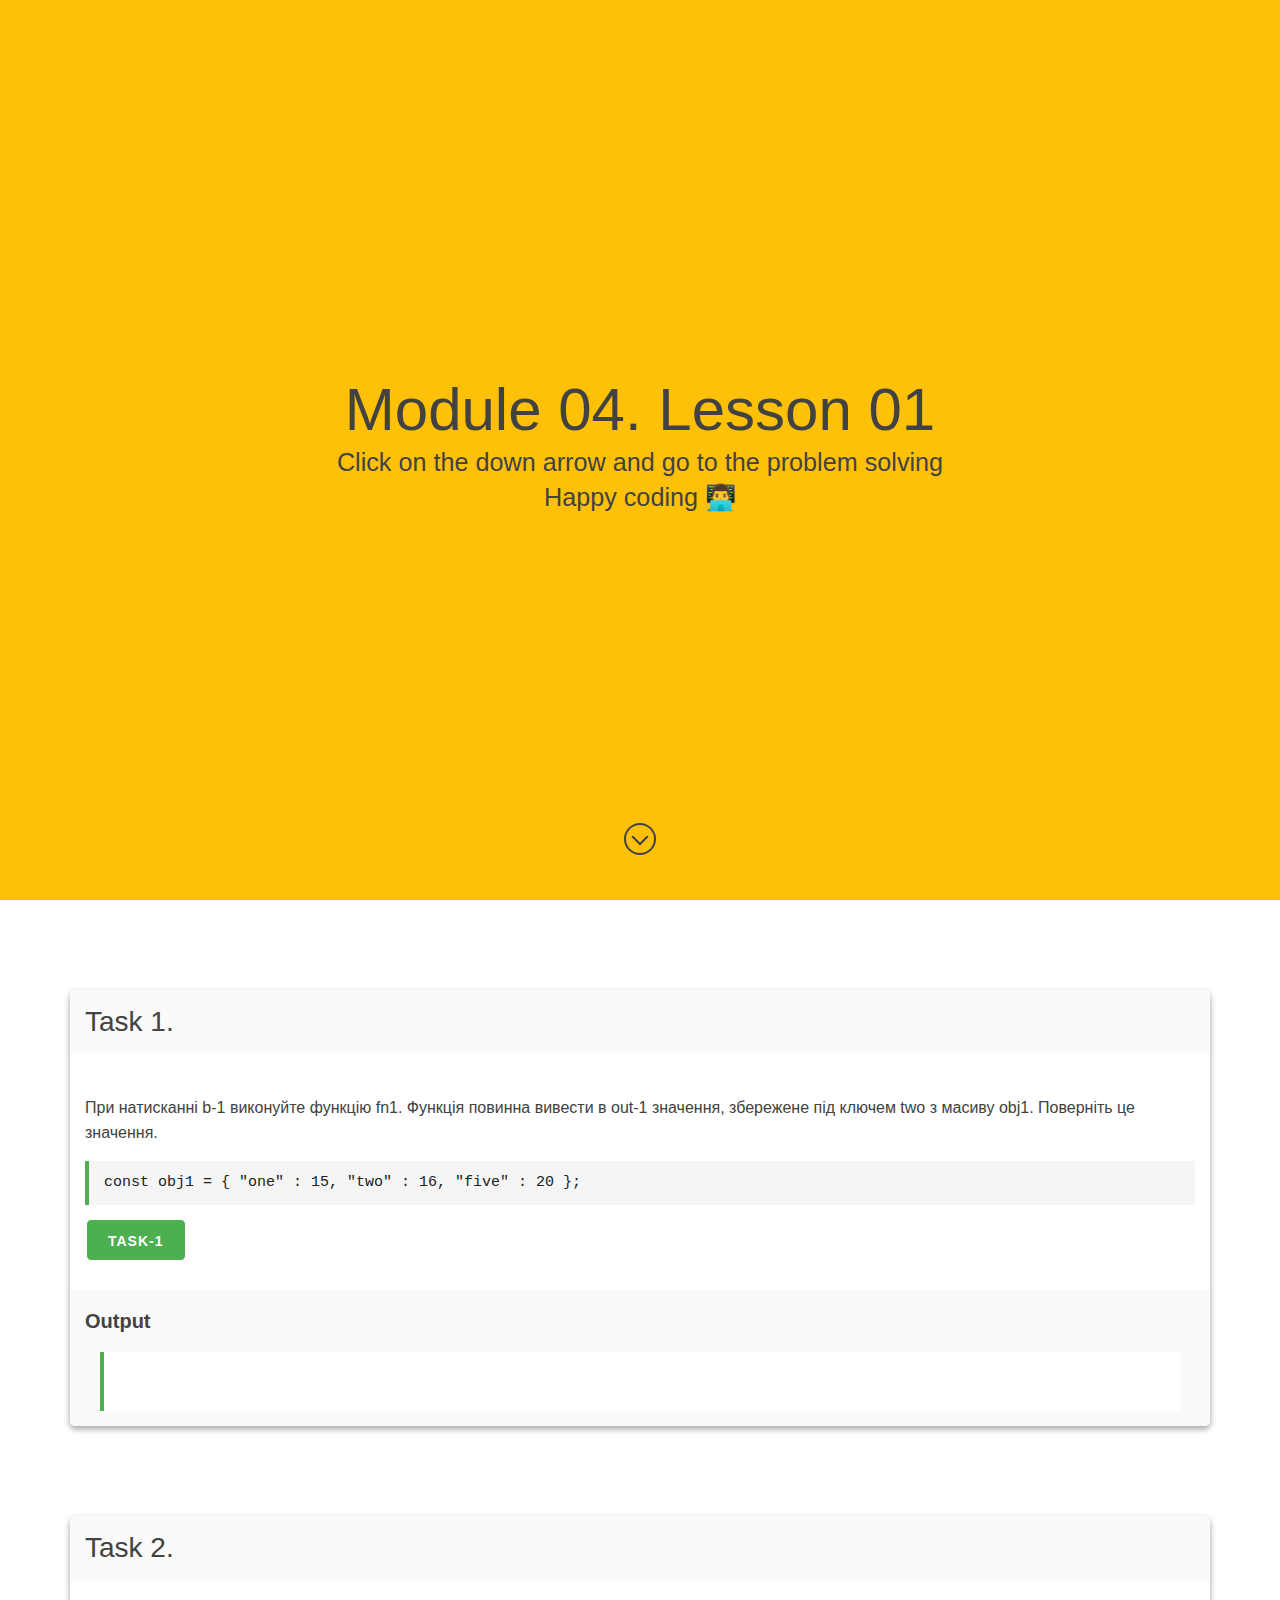
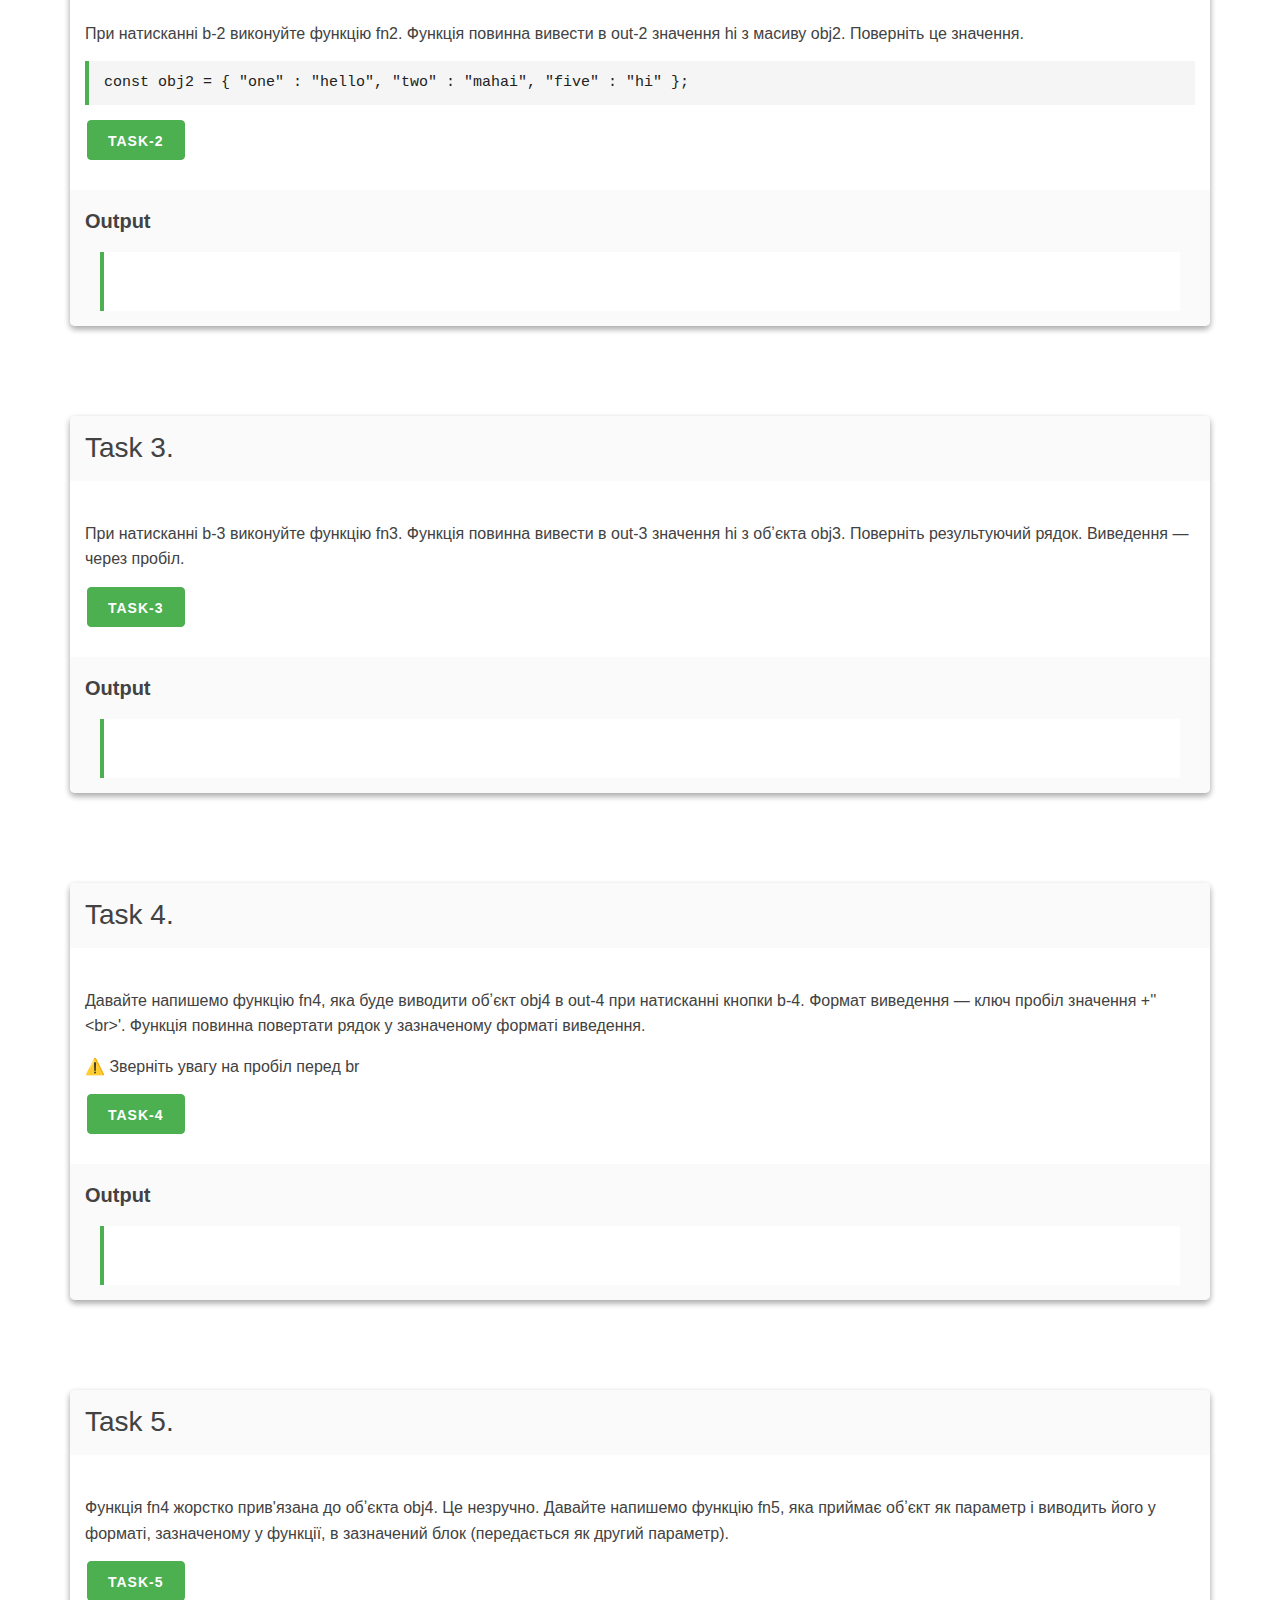
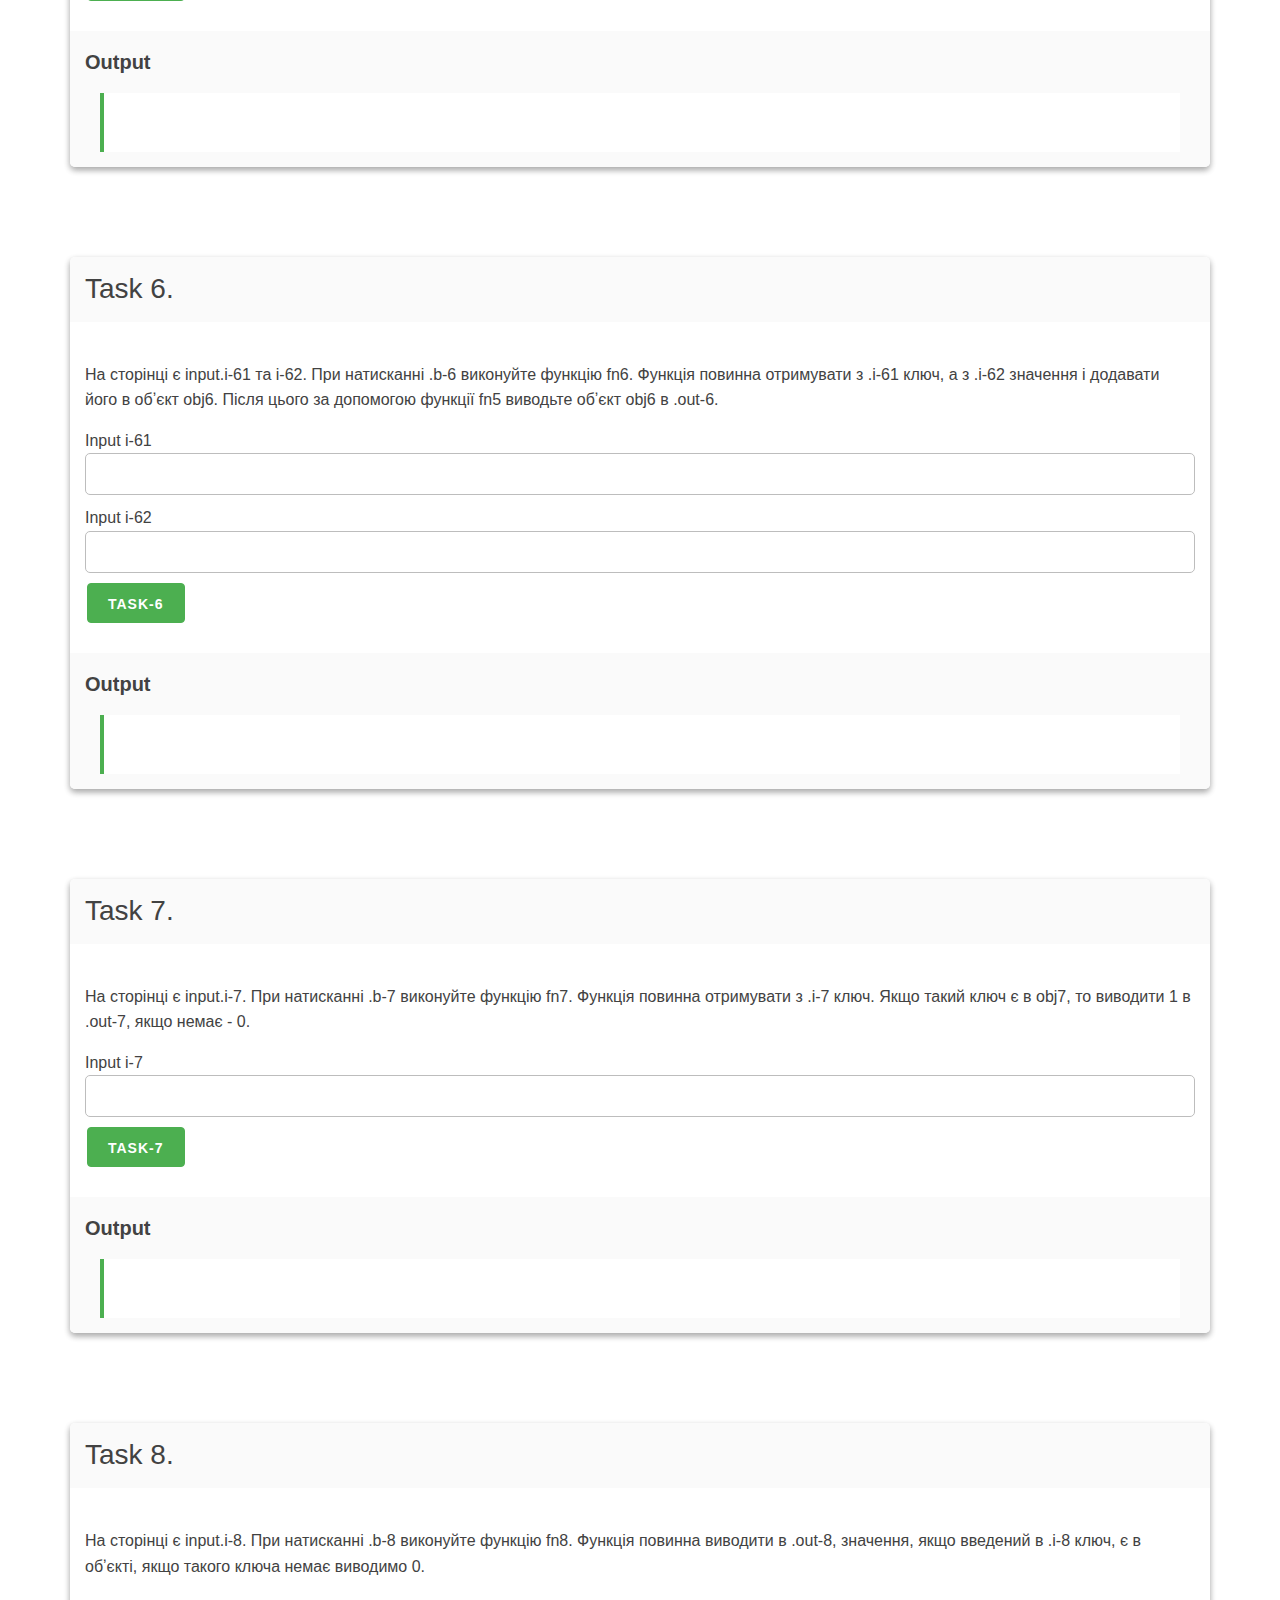
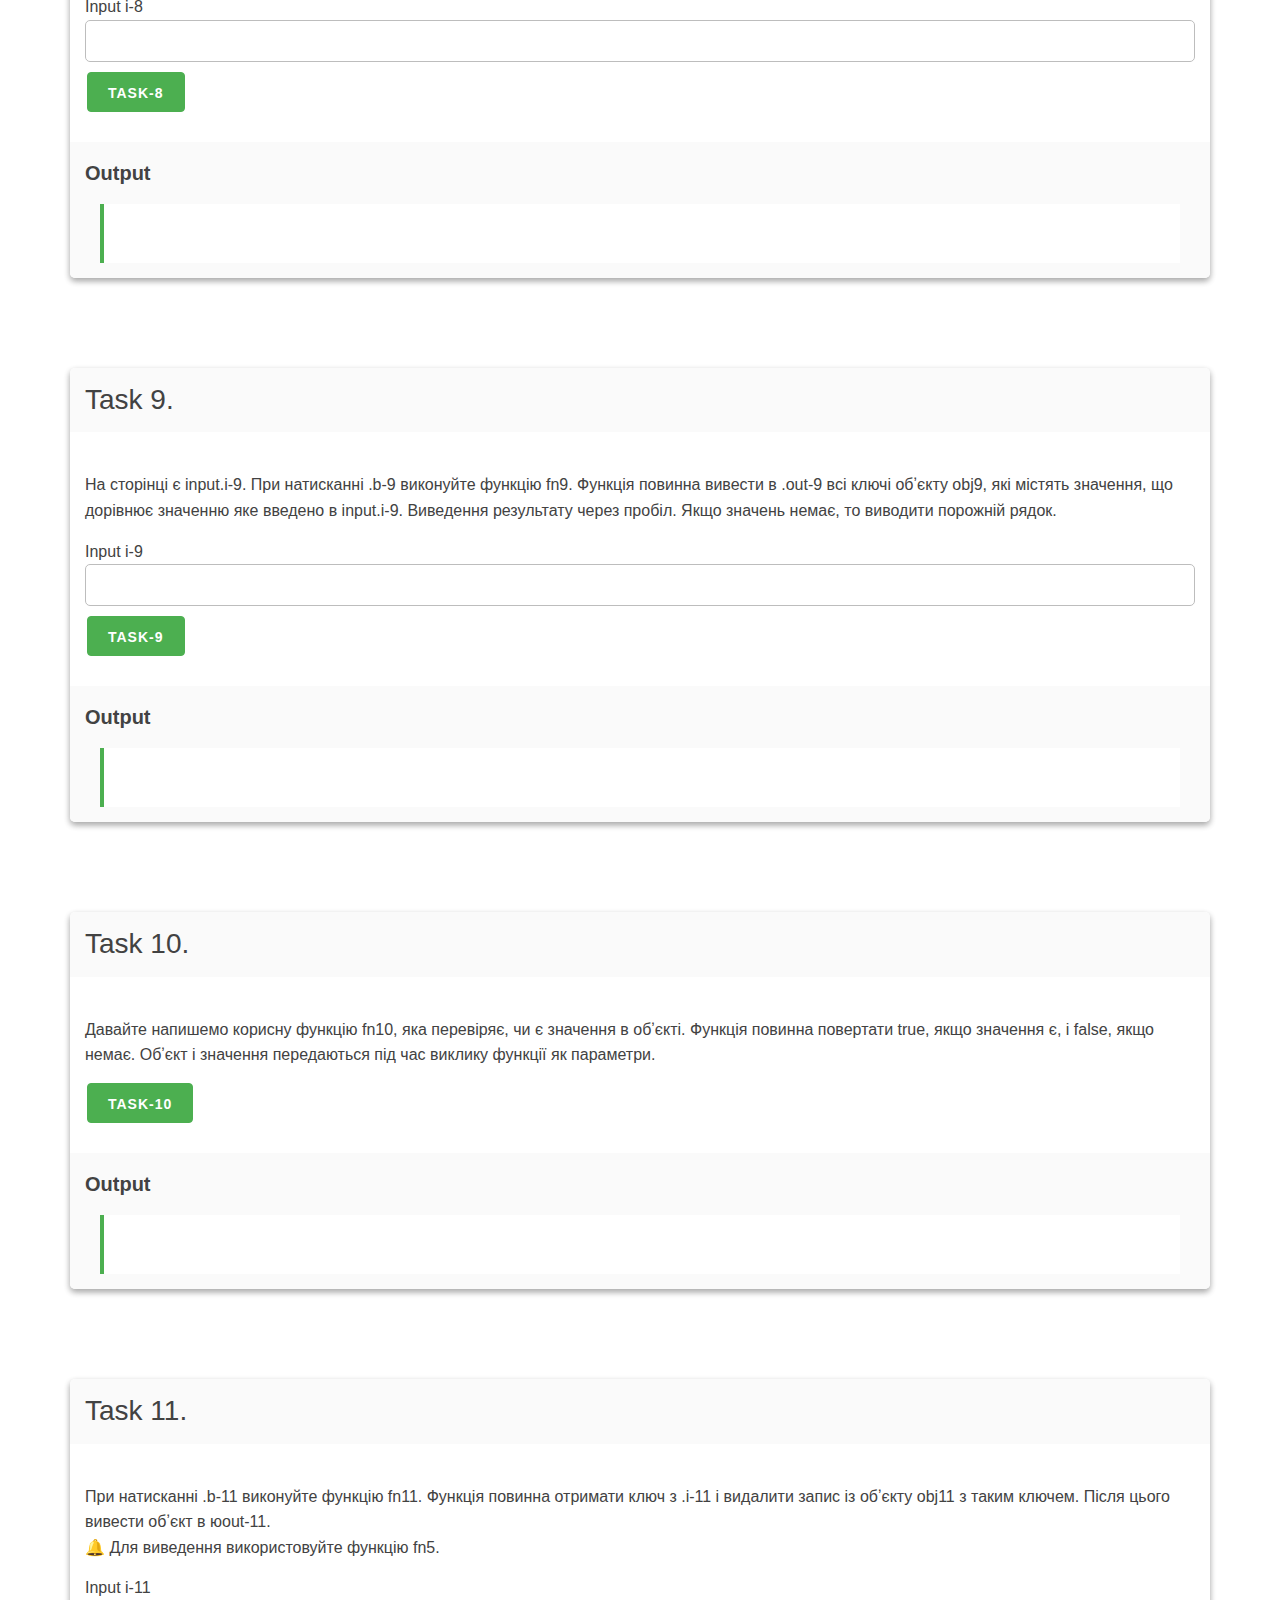
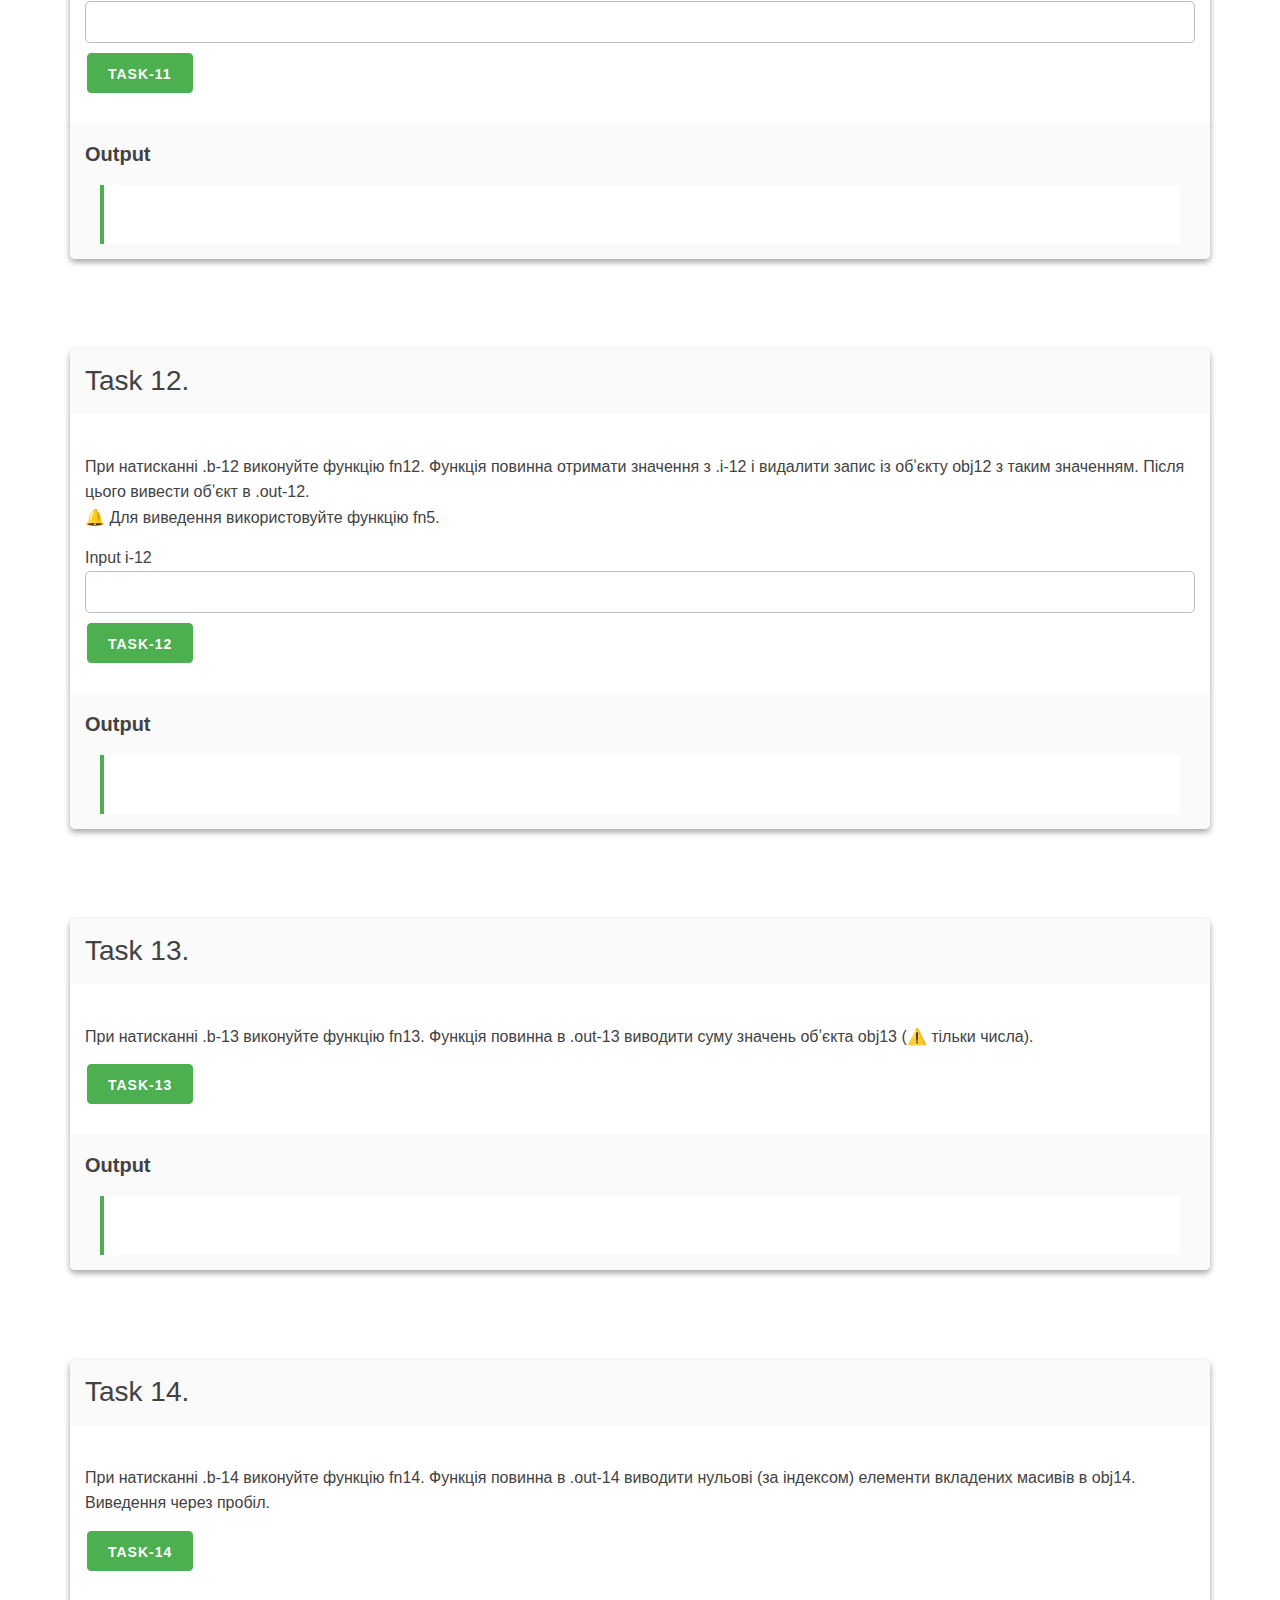
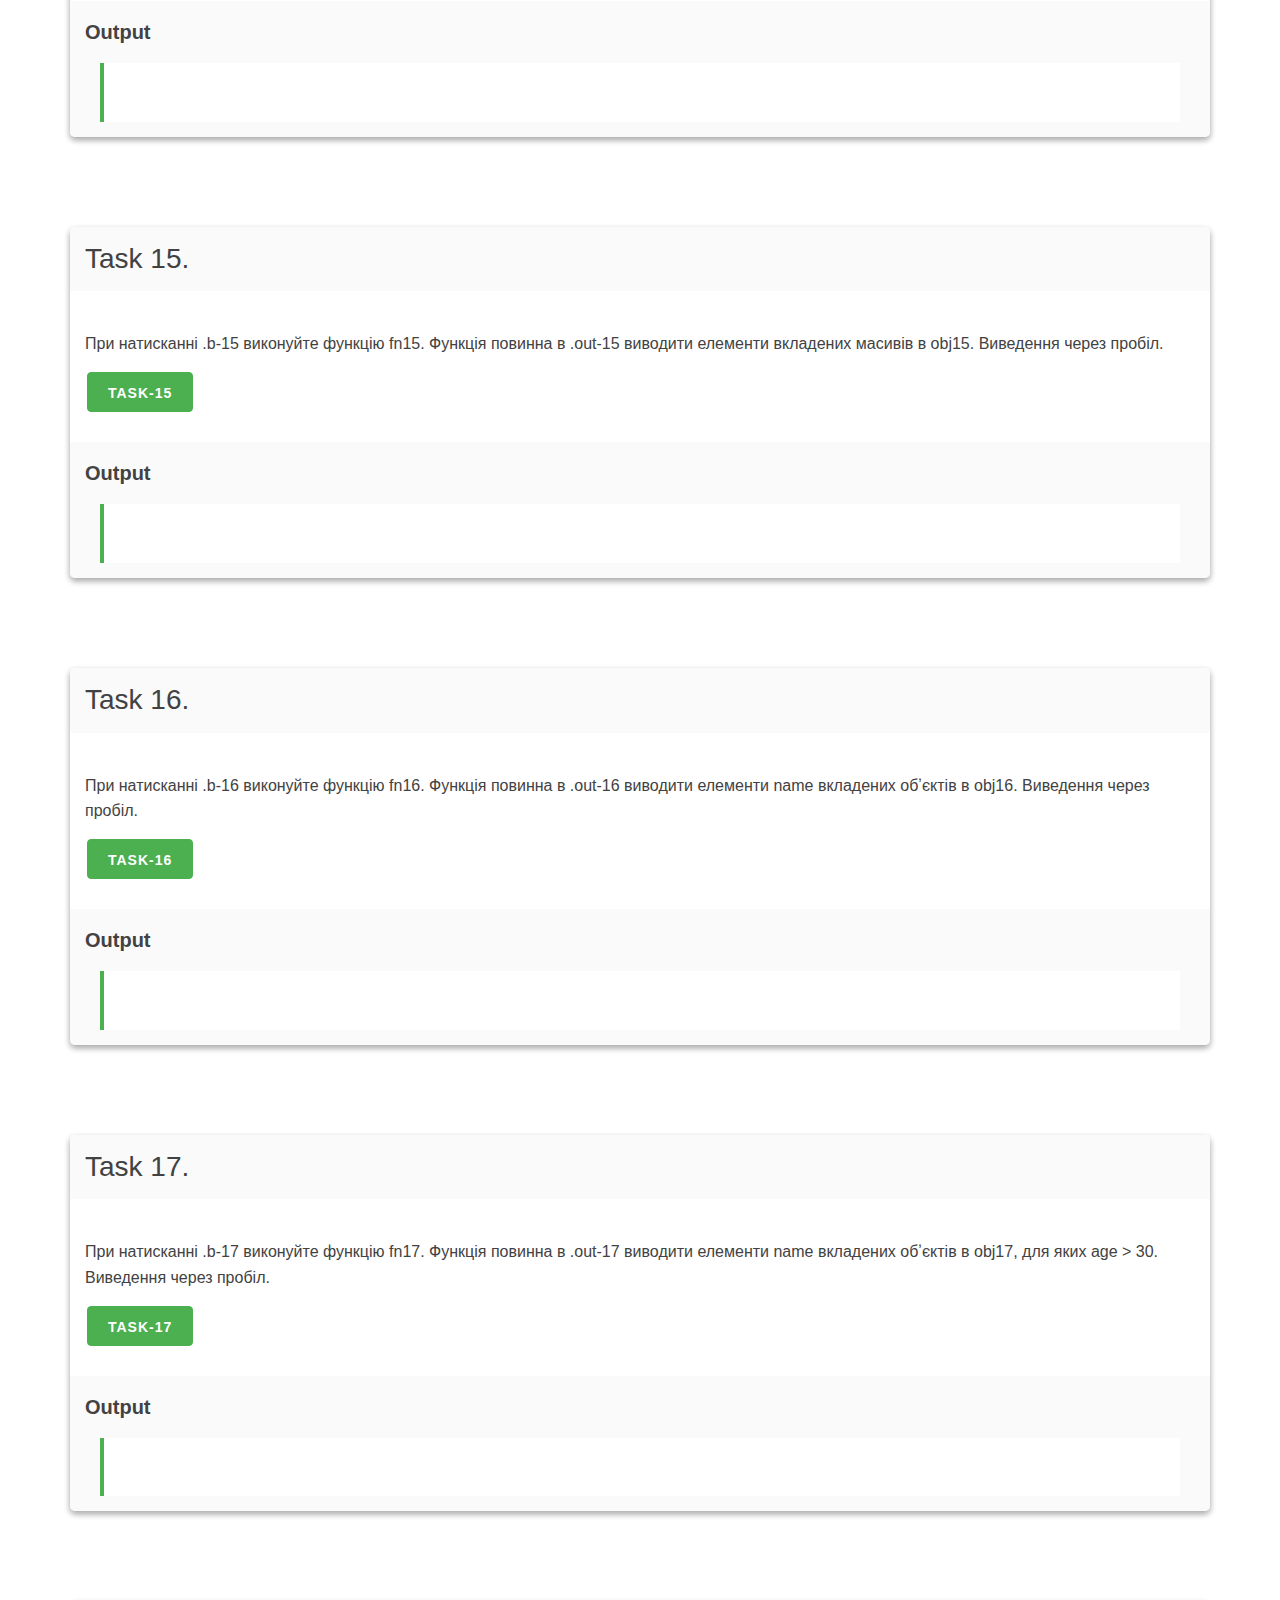
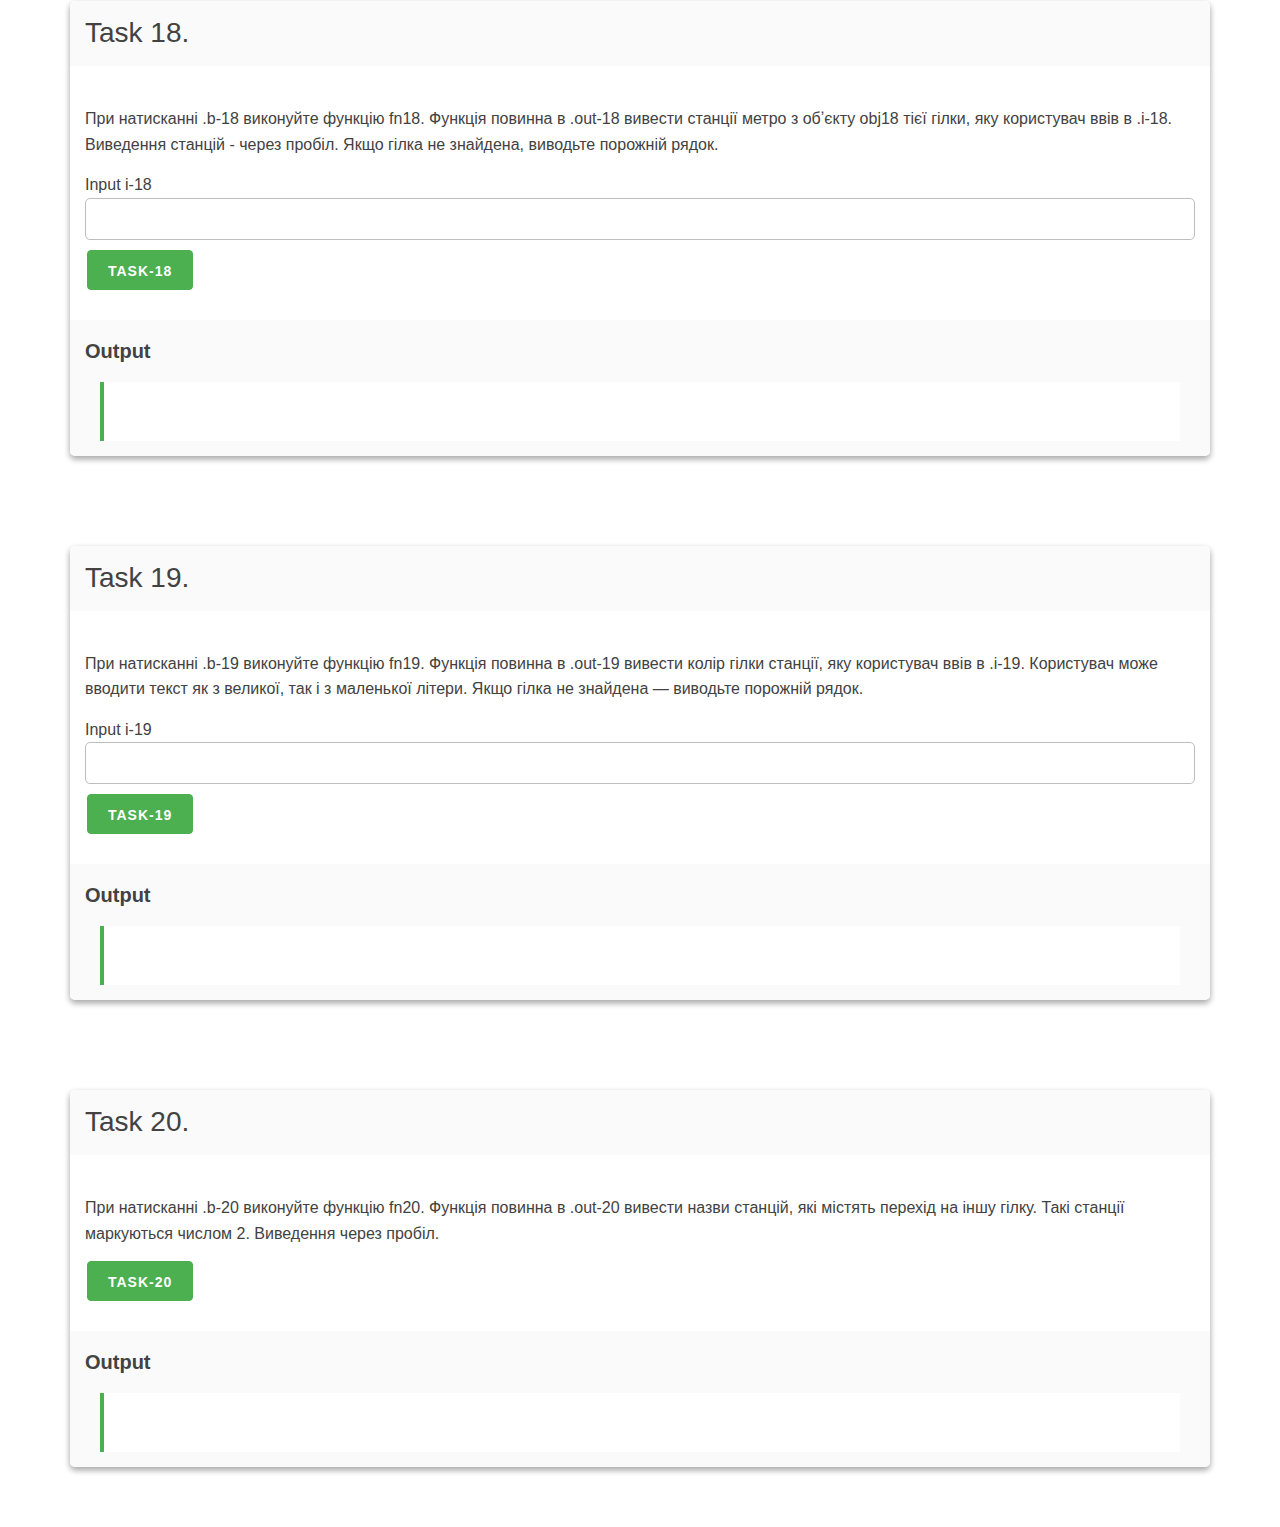
<file: module-04/lesson-01/index.html>
<!doctype html>
<html lang="en">
  <head>
    <meta charset="UTF-8" />
    <meta name="viewport" content="width=device-width, initial-scale=1.0" />
    <title>Module 04. Lesson 01</title>
    <link
      rel="icon"
      type="image/png"
      href="../../assets/favicon/favicon-96x96.png"
      sizes="96x96"
    />
    <link
      rel="icon"
      type="image/svg+xml"
      href="../../assets/favicon/favicon.svg"
    />
    <link rel="shortcut icon" href="../../assets/favicon/favicon.ico" />
    <link
      rel="apple-touch-icon"
      sizes="180x180"
      href="../../assets/favicon/apple-touch-icon.png"
    />
    <link rel="manifest" href="../../assets/favicon/site.webmanifest" />
    <link rel="stylesheet" href="../../assets/mustard-ui.min.css" />
    <link rel="stylesheet" href="../../assets/styles.css" />
  </head>
  <body>
    <header>
      <div class="container container-small">
        <h1 class="title">Module 04. Lesson 01</h1>
        <h2 class="subtitle">
          Click on the down arrow and go to the problem solving
        </h2>
        <h3 class="subtitle">Happy coding 👨‍💻</h3>
        <a class="scroll-down" href="#start"></a>
      </div>
    </header>

    <main class="container">
      <!-- Task 1 -->
      <section>
        <div class="panel">
          <div class="panel-head">
            <p class="panel-title">Task 1.</p>
          </div>
          <div class="panel-body">
            <p>
              При натисканні b-1 виконуйте функцію fn1. Функція повинна вивести
              в out-1 значення, збережене під ключем two з масиву obj1.
              Поверніть це значення.
            </p>
            <pre>
const obj1 = {
"one" : 15,
"two" : 16,
"five" : 20
};
</pre
            >
            <button class="button-primary b-1">Task-1</button>
          </div>
          <div class="panel-footer">
            <h6>Output</h6>
            <blockquote>
              <div class="out-1"></div>
            </blockquote>
          </div>
        </div>
      </section>

      <!-- Task 2 -->
      <section>
        <div class="panel">
          <div class="panel-head">
            <p class="panel-title">Task 2.</p>
          </div>
          <div class="panel-body">
            <p>
              При натисканні b-2 виконуйте функцію fn2. Функція повинна вивести
              в out-2 значення hi з масиву obj2. Поверніть це значення.
            </p>
            <pre>
    const obj2 = {
"one" : "hello",
"two" : "mahai",
"five" : "hi"
};
</pre
            >
            <button class="button-primary b-2">Task-2</button>
          </div>
          <div class="panel-footer">
            <h6>Output</h6>
            <blockquote>
              <div class="out-2"></div>
            </blockquote>
          </div>
        </div>
      </section>

      <!-- Task 3 -->
      <section>
        <div class="panel">
          <div class="panel-head">
            <p class="panel-title">Task 3.</p>
          </div>
          <div class="panel-body">
            <p>
              При натисканні b-3 виконуйте функцію fn3. Функція повинна вивести
              в out-3 значення hi з обʼєкта obj3. Поверніть результуючий рядок.
              Виведення — через пробіл.
            </p>
            <button class="button-primary b-3">Task-3</button>
          </div>
          <div class="panel-footer">
            <h6>Output</h6>
            <blockquote>
              <div class="out-3"></div>
            </blockquote>
          </div>
        </div>
      </section>

      <!-- Task 4 -->
      <section>
        <div class="panel">
          <div class="panel-head">
            <p class="panel-title">Task 4.</p>
          </div>
          <div class="panel-body">
            <p>
              Давайте напишемо функцію fn4, яка буде виводити обʼєкт obj4 в
              out-4 при натисканні кнопки b-4. Формат виведення — ключ пробіл
              значення +'&#x27; &#x3C;br&#x3E;'. Функція повинна повертати рядок
              у зазначеному форматі виведення.
            </p>
            <p>⚠️ Зверніть увагу на пробіл перед br</p>
            <button class="button-primary b-4">Task-4</button>
          </div>
          <div class="panel-footer">
            <h6>Output</h6>
            <blockquote>
              <div class="out-4"></div>
            </blockquote>
          </div>
        </div>
      </section>

      <!-- Task 5 -->
      <section>
        <div class="panel">
          <div class="panel-head">
            <p class="panel-title">Task 5.</p>
          </div>
          <div class="panel-body">
            <p>
              Функція fn4 жорстко прив'язана до обʼєкта obj4. Це незручно.
              Давайте напишемо функцію fn5, яка приймає обʼєкт як параметр і
              виводить його у форматі, зазначеному у функції, в зазначений блок
              (передається як другий параметр).
            </p>
            <button class="button-primary b-5">Task-5</button>
          </div>
          <div class="panel-footer">
            <h6>Output</h6>
            <blockquote>
              <div class="out-5"></div>
            </blockquote>
          </div>
        </div>
      </section>

      <!-- Task 6 -->
      <section>
        <div class="panel">
          <div class="panel-head">
            <p class="panel-title">Task 6.</p>
          </div>
          <div class="panel-body">
            <p>
              На сторінці є input.i-61 та i-62. При натисканні .b-6 виконуйте
              функцію fn6. Функція повинна отримувати з .i-61 ключ, а з .i-62
              значення і додавати його в обʼєкт obj6. Після цього за допомогою
              функції fn5 виводьте обʼєкт obj6 в .out-6.
            </p>
            <div class="form-control">
              Input i-61 <input type="text" class="i-61" />
            </div>
            <div class="form-control">
              Input i-62 <input type="text" class="i-62" />
            </div>
            <button class="button-primary b-6">Task-6</button>
          </div>
          <div class="panel-footer">
            <h6>Output</h6>
            <blockquote>
              <div class="out-6"></div>
            </blockquote>
          </div>
        </div>
      </section>

      <!-- Task 7 -->
      <section>
        <div class="panel">
          <div class="panel-head">
            <p class="panel-title">Task 7.</p>
          </div>
          <div class="panel-body">
            <p>
              На сторінці є input.i-7. При натисканні .b-7 виконуйте функцію
              fn7. Функція повинна отримувати з .i-7 ключ. Якщо такий ключ є в
              obj7, то виводити 1 в .out-7, якщо немає - 0.
            </p>
            <div class="form-control">
              Input i-7 <input type="text" class="i-7" />
            </div>
            <button class="button-primary b-7">Task-7</button>
          </div>
          <div class="panel-footer">
            <h6>Output</h6>
            <blockquote>
              <div class="out-7"></div>
            </blockquote>
          </div>
        </div>
      </section>

      <!-- Task 8 -->
      <section>
        <div class="panel">
          <div class="panel-head">
            <p class="panel-title">Task 8.</p>
          </div>
          <div class="panel-body">
            <p>
              На сторінці є input.i-8. При натисканні .b-8 виконуйте функцію
              fn8. Функція повинна виводити в .out-8, значення, якщо введений в
              .i-8 ключ, є в обʼєкті, якщо такого ключа немає виводимо 0.
            </p>
            <div class="form-control">
              Input i-8 <input type="text" class="i-8" />
            </div>
            <button class="button-primary b-8">Task-8</button>
          </div>
          <div class="panel-footer">
            <h6>Output</h6>
            <blockquote>
              <div class="out-8"></div>
            </blockquote>
          </div>
        </div>
      </section>

      <!-- Task 9 -->
      <section>
        <div class="panel">
          <div class="panel-head">
            <p class="panel-title">Task 9.</p>
          </div>
          <div class="panel-body">
            <p>
              На сторінці є input.i-9. При натисканні .b-9 виконуйте функцію
              fn9. Функція повинна вивести в .out-9 всі ключі обʼєкту obj9, які
              містять значення, що дорівнює значенню яке введено в input.i-9.
              Виведення результату через пробіл. Якщо значень немає, то виводити
              порожній рядок.
            </p>
            <div class="form-control">
              Input i-9 <input type="text" class="i-9" />
            </div>
            <button class="button-primary b-9">Task-9</button>
          </div>
          <div class="panel-footer">
            <h6>Output</h6>
            <blockquote>
              <div class="out-9"></div>
            </blockquote>
          </div>
        </div>
      </section>

      <!-- Task 10 -->
      <section>
        <div class="panel">
          <div class="panel-head">
            <p class="panel-title">Task 10.</p>
          </div>
          <div class="panel-body">
            <p>
              Давайте напишемо корисну функцію fn10, яка перевіряє, чи є
              значення в обʼєкті. Функція повинна повертати true, якщо значення
              є, і false, якщо немає. Обʼєкт і значення передаються під час
              виклику функції як параметри.
            </p>
            <button class="button-primary b-10">Task-10</button>
          </div>
          <div class="panel-footer">
            <h6>Output</h6>
            <blockquote>
              <div class="out-10"></div>
            </blockquote>
          </div>
        </div>
      </section>

      <!-- Task 11 -->
      <section>
        <div class="panel">
          <div class="panel-head">
            <p class="panel-title">Task 11.</p>
          </div>
          <div class="panel-body">
            <p>
              При натисканні .b-11 виконуйте функцію fn11. Функція повинна
              отримати ключ з .i-11 і видалити запис із обʼєкту obj11 з таким
              ключем. Після цього вивести обʼєкт в юout-11. <br />
              🔔 Для виведення використовуйте функцію fn5.
            </p>
            <div class="form-control">
              Input i-11 <input type="text" class="i-11" />
            </div>
            <button class="button-primary b-11">Task-11</button>
          </div>
          <div class="panel-footer">
            <h6>Output</h6>
            <blockquote>
              <div class="out-11"></div>
            </blockquote>
          </div>
        </div>
      </section>

      <!-- Task 12 -->
      <section>
        <div class="panel">
          <div class="panel-head">
            <p class="panel-title">Task 12.</p>
          </div>
          <div class="panel-body">
            <p>
              При натисканні .b-12 виконуйте функцію fn12. Функція повинна
              отримати значення з .i-12 і видалити запис із обʼєкту obj12 з
              таким значенням. Після цього вивести обʼєкт в .out-12. <br />
              🔔 Для виведення використовуйте функцію fn5.
            </p>
            <div class="form-control">
              Input i-12 <input type="text" class="i-12" />
            </div>
            <button class="button-primary b-12">Task-12</button>
          </div>
          <div class="panel-footer">
            <h6>Output</h6>
            <blockquote>
              <div class="out-12"></div>
            </blockquote>
          </div>
        </div>
      </section>

      <!-- Task 13 -->
      <section>
        <div class="panel">
          <div class="panel-head">
            <p class="panel-title">Task 13.</p>
          </div>
          <div class="panel-body">
            <p>
              При натисканні .b-13 виконуйте функцію fn13. Функція повинна в
              .out-13 виводити суму значень обʼєкта obj13 (⚠️ тільки числа).
            </p>
            <button class="button-primary b-13">Task-13</button>
          </div>
          <div class="panel-footer">
            <h6>Output</h6>
            <blockquote>
              <div class="out-13"></div>
            </blockquote>
          </div>
        </div>
      </section>

      <!-- Task 14 -->
      <section>
        <div class="panel">
          <div class="panel-head">
            <p class="panel-title">Task 14.</p>
          </div>
          <div class="panel-body">
            <p>
              При натисканні .b-14 виконуйте функцію fn14. Функція повинна в
              .out-14 виводити нульові (за індексом) елементи вкладених масивів
              в obj14. Виведення через пробіл.
            </p>
            <button class="button-primary b-14">Task-14</button>
          </div>
          <div class="panel-footer">
            <h6>Output</h6>
            <blockquote>
              <div class="out-14"></div>
            </blockquote>
          </div>
        </div>
      </section>

      <!-- Task 15 -->
      <section>
        <div class="panel">
          <div class="panel-head">
            <p class="panel-title">Task 15.</p>
          </div>
          <div class="panel-body">
            <p>
              При натисканні .b-15 виконуйте функцію fn15. Функція повинна в
              .out-15 виводити елементи вкладених масивів в obj15. Виведення
              через пробіл.
            </p>
            <button class="button-primary b-15">Task-15</button>
          </div>
          <div class="panel-footer">
            <h6>Output</h6>
            <blockquote>
              <div class="out-15"></div>
            </blockquote>
          </div>
        </div>
      </section>

      <!-- Task 16 -->
      <section>
        <div class="panel">
          <div class="panel-head">
            <p class="panel-title">Task 16.</p>
          </div>
          <div class="panel-body">
            <p>
              При натисканні .b-16 виконуйте функцію fn16. Функція повинна в
              .out-16 виводити елементи name вкладених обʼєктів в obj16.
              Виведення через пробіл.
            </p>
            <button class="button-primary b-16">Task-16</button>
          </div>
          <div class="panel-footer">
            <h6>Output</h6>
            <blockquote>
              <div class="out-16"></div>
            </blockquote>
          </div>
        </div>
      </section>

      <!-- Task 17 -->
      <section>
        <div class="panel">
          <div class="panel-head">
            <p class="panel-title">Task 17.</p>
          </div>
          <div class="panel-body">
            <p>
              При натисканні .b-17 виконуйте функцію fn17. Функція повинна в
              .out-17 виводити елементи name вкладених обʼєктів в obj17, для
              яких age &gt; 30. Виведення через пробіл.
            </p>
            <button class="button-primary b-17">Task-17</button>
          </div>
          <div class="panel-footer">
            <h6>Output</h6>
            <blockquote>
              <div class="out-17"></div>
            </blockquote>
          </div>
        </div>
      </section>

      <!-- Task 18 -->
      <section>
        <div class="panel">
          <div class="panel-head">
            <p class="panel-title">Task 18.</p>
          </div>
          <div class="panel-body">
            <p>
              При натисканні .b-18 виконуйте функцію fn18. Функція повинна в
              .out-18 вивести станції метро з обʼєкту obj18 тієї гілки, яку
              користувач ввів в .i-18. Виведення станцій - через пробіл. Якщо
              гілка не знайдена, виводьте порожній рядок.
            </p>
            <div class="form-control">
              Input i-18 <input type="text" class="i-18" />
            </div>
            <button class="button-primary b-18">Task-18</button>
          </div>
          <div class="panel-footer">
            <h6>Output</h6>
            <blockquote>
              <div class="out-18"></div>
            </blockquote>
          </div>
        </div>
      </section>

      <!-- Task 19 -->
      <section>
        <div class="panel">
          <div class="panel-head">
            <p class="panel-title">Task 19.</p>
          </div>
          <div class="panel-body">
            <p>
              При натисканні .b-19 виконуйте функцію fn19. Функція повинна в
              .out-19 вивести колір гілки станції, яку користувач ввів в .i-19.
              Користувач може вводити текст як з великої, так і з маленької
              літери. Якщо гілка не знайдена — виводьте порожній рядок.
            </p>
            <div class="form-control">
              Input i-19 <input type="text" class="i-19" />
            </div>
            <button class="button-primary b-19">Task-19</button>
          </div>
          <div class="panel-footer">
            <h6>Output</h6>
            <blockquote>
              <div class="out-19"></div>
            </blockquote>
          </div>
        </div>
      </section>

      <!-- Task 20 -->
      <section>
        <div class="panel">
          <div class="panel-head">
            <p class="panel-title">Task 20.</p>
          </div>
          <div class="panel-body">
            <p>
              При натисканні .b-20 виконуйте функцію fn20. Функція повинна в
              .out-20 вивести назви станцій, які містять перехід на іншу гілку.
              Такі станції маркуються числом 2. Виведення через пробіл.
            </p>
            <button class="button-primary b-20">Task-20</button>
          </div>
          <div class="panel-footer">
            <h6>Output</h6>
            <blockquote>
              <div class="out-20"></div>
            </blockquote>
          </div>
        </div>
      </section>
    </main>
    <script src="./script.js" type="module"></script>
  </body>
</html>
</file>
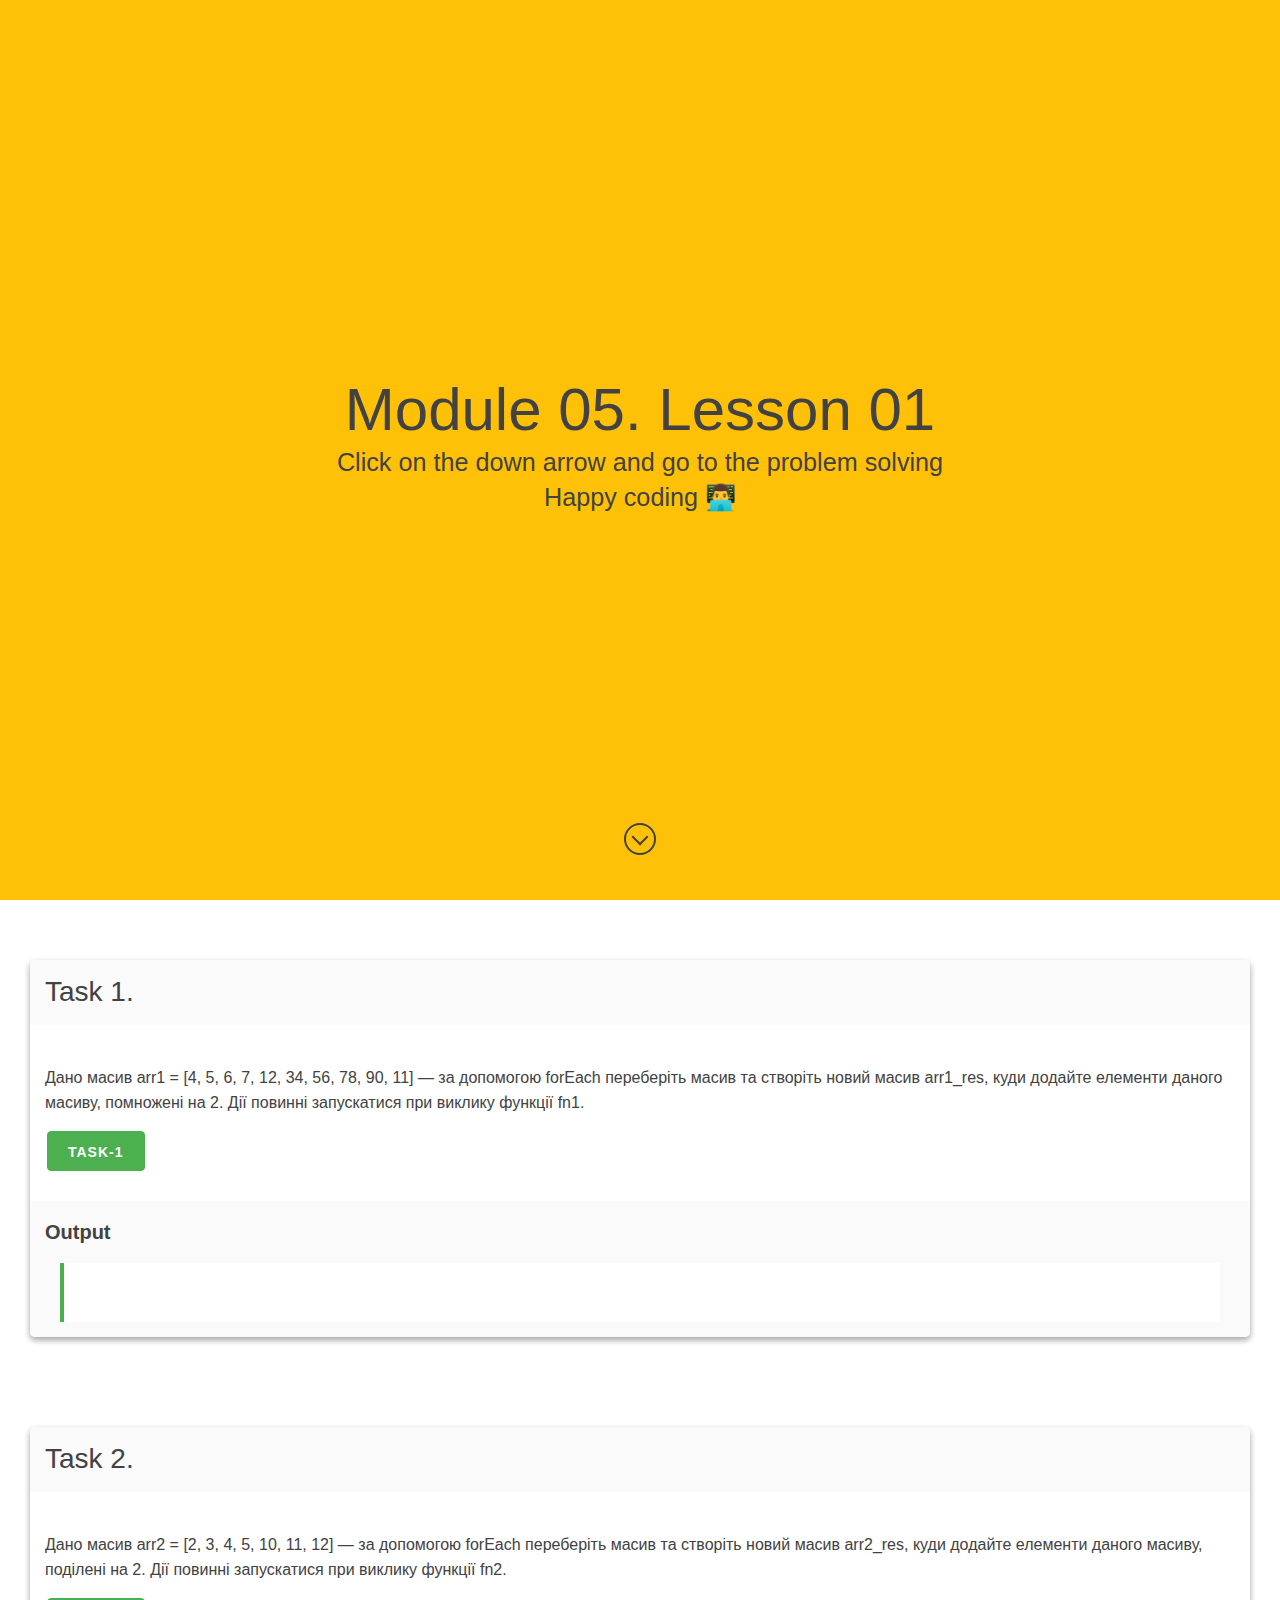
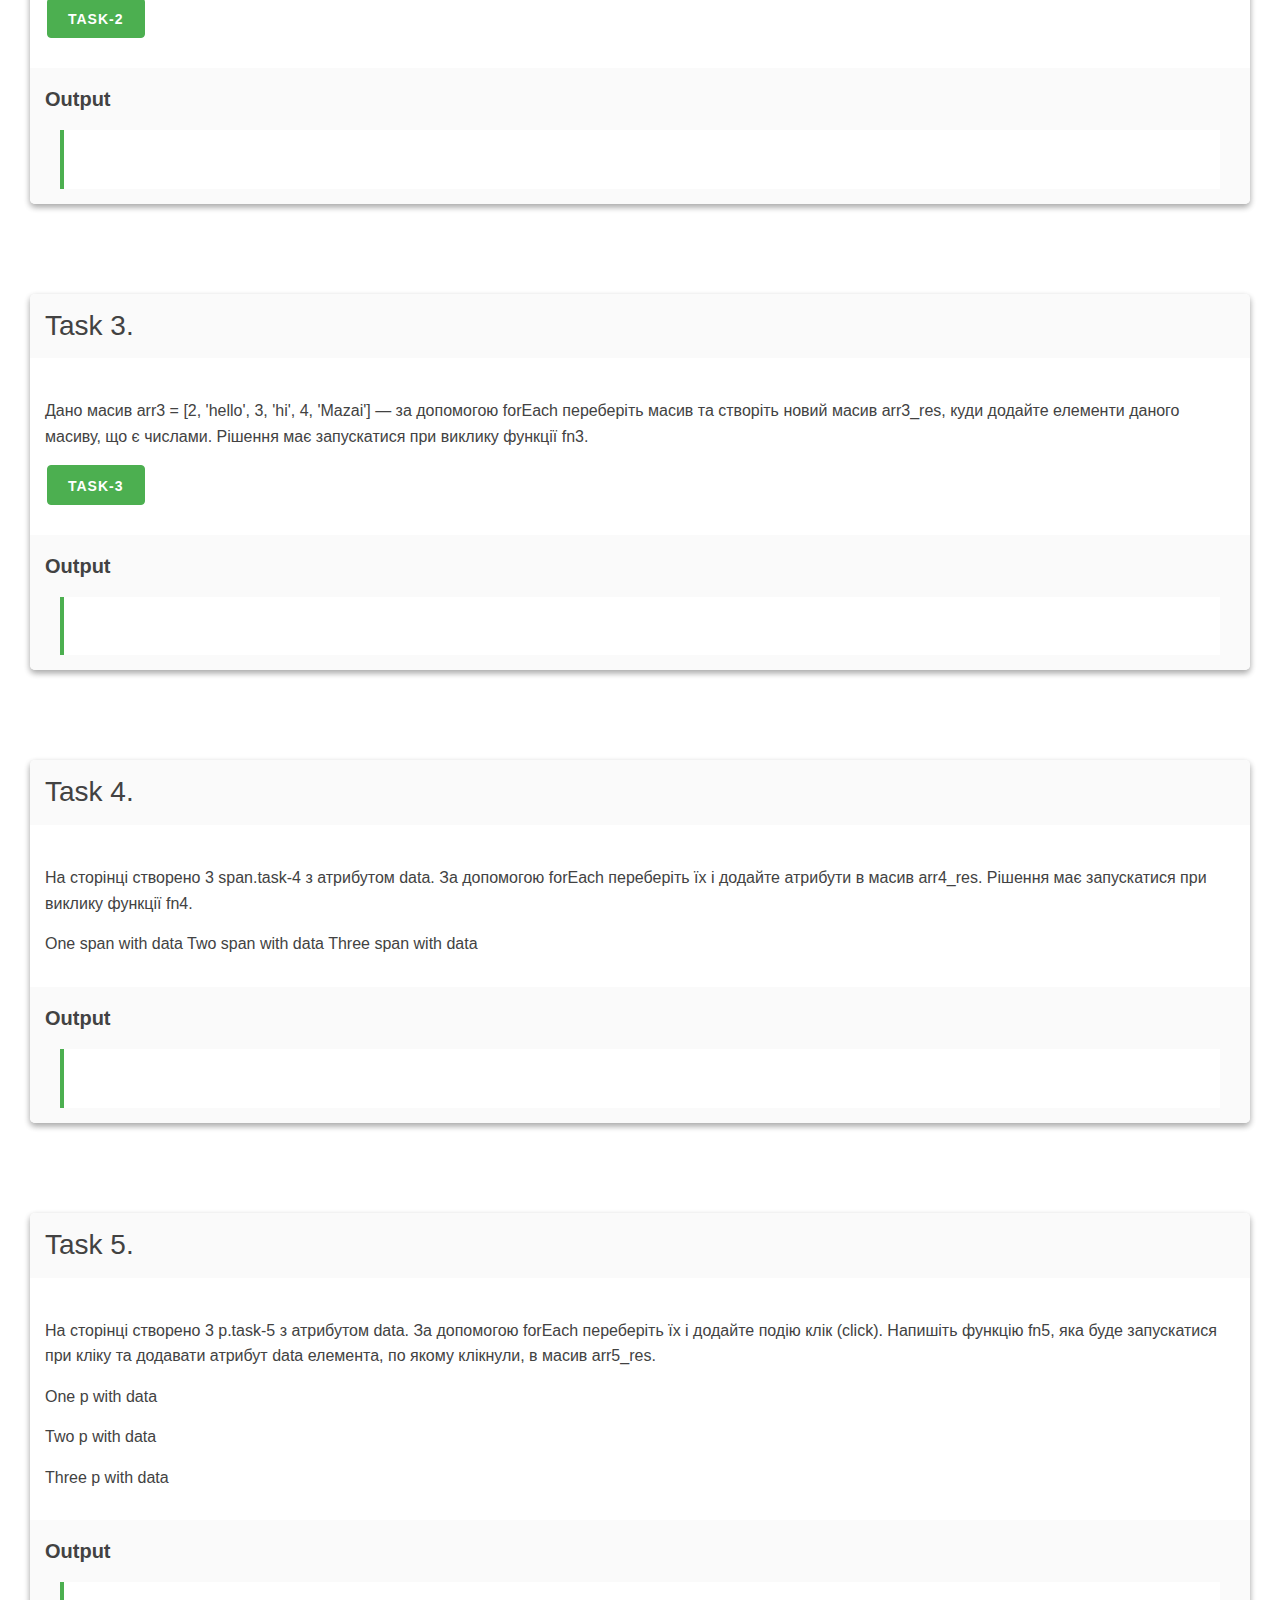
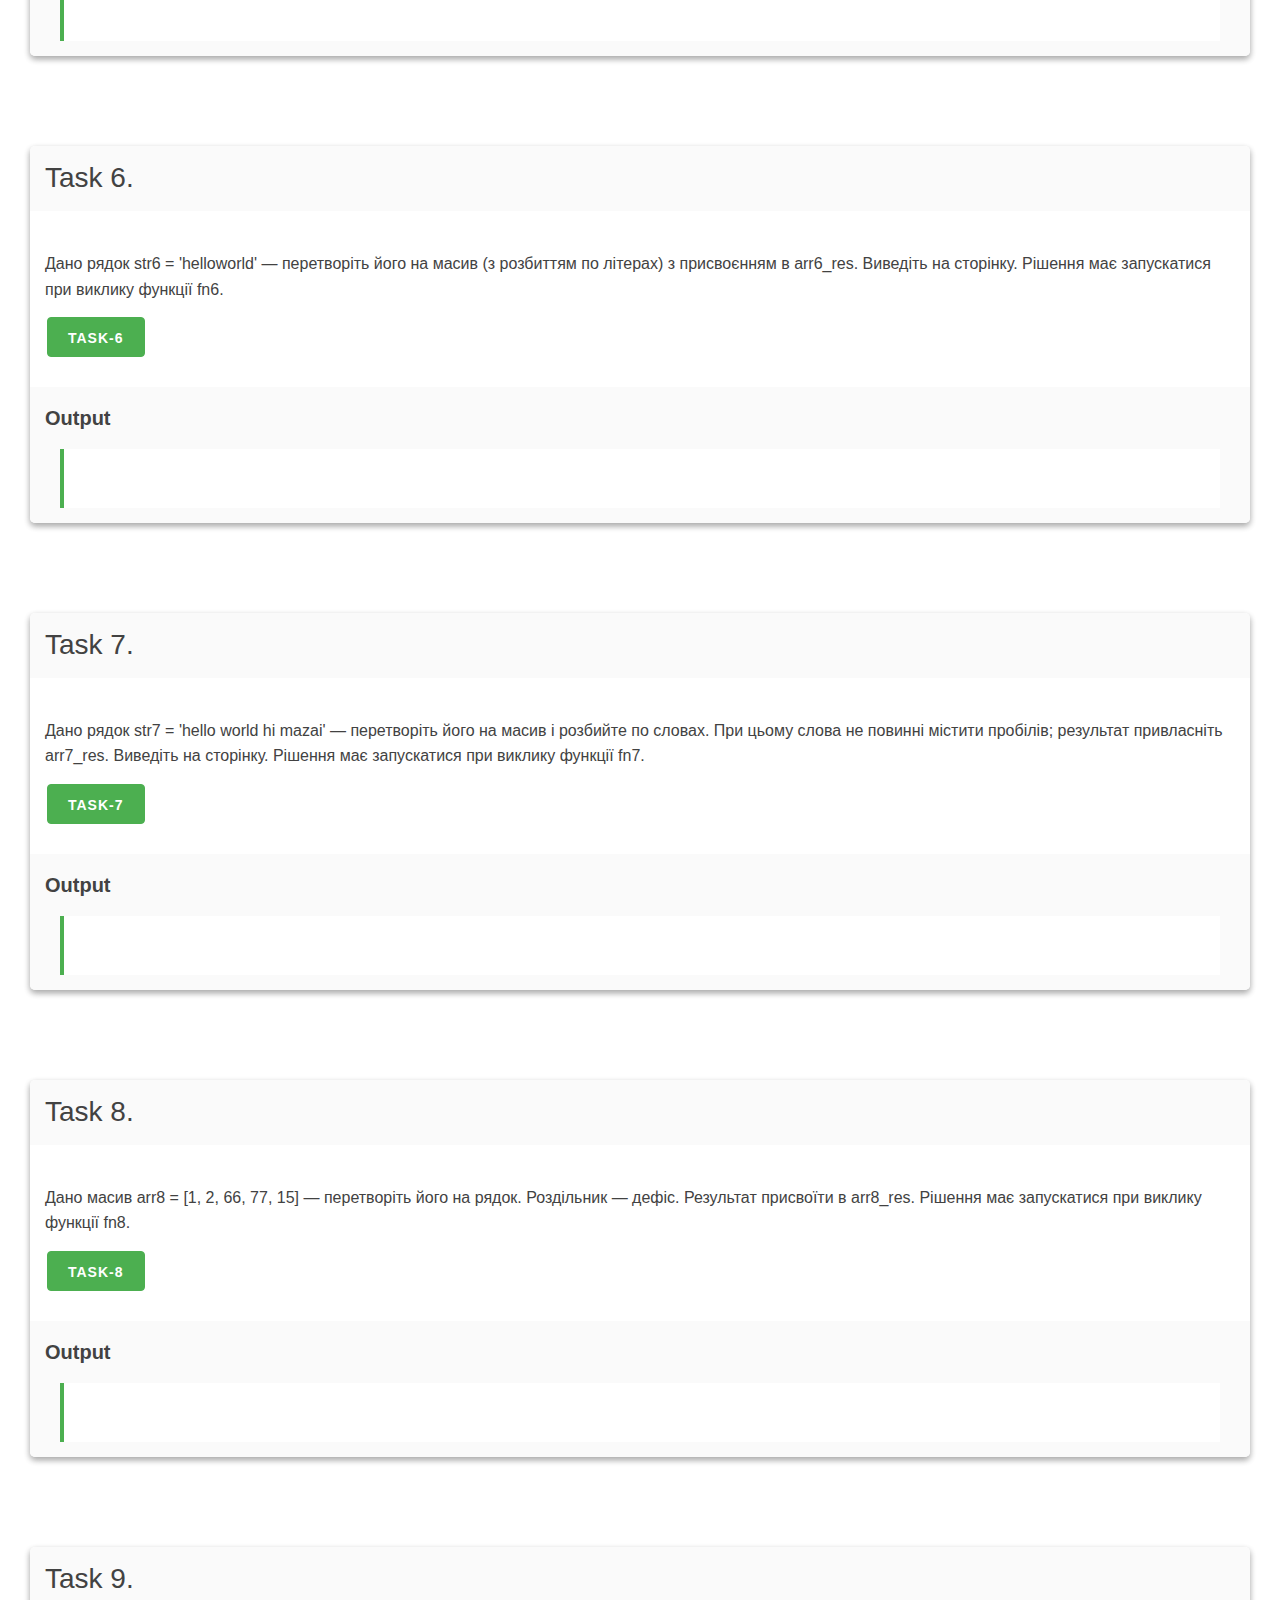
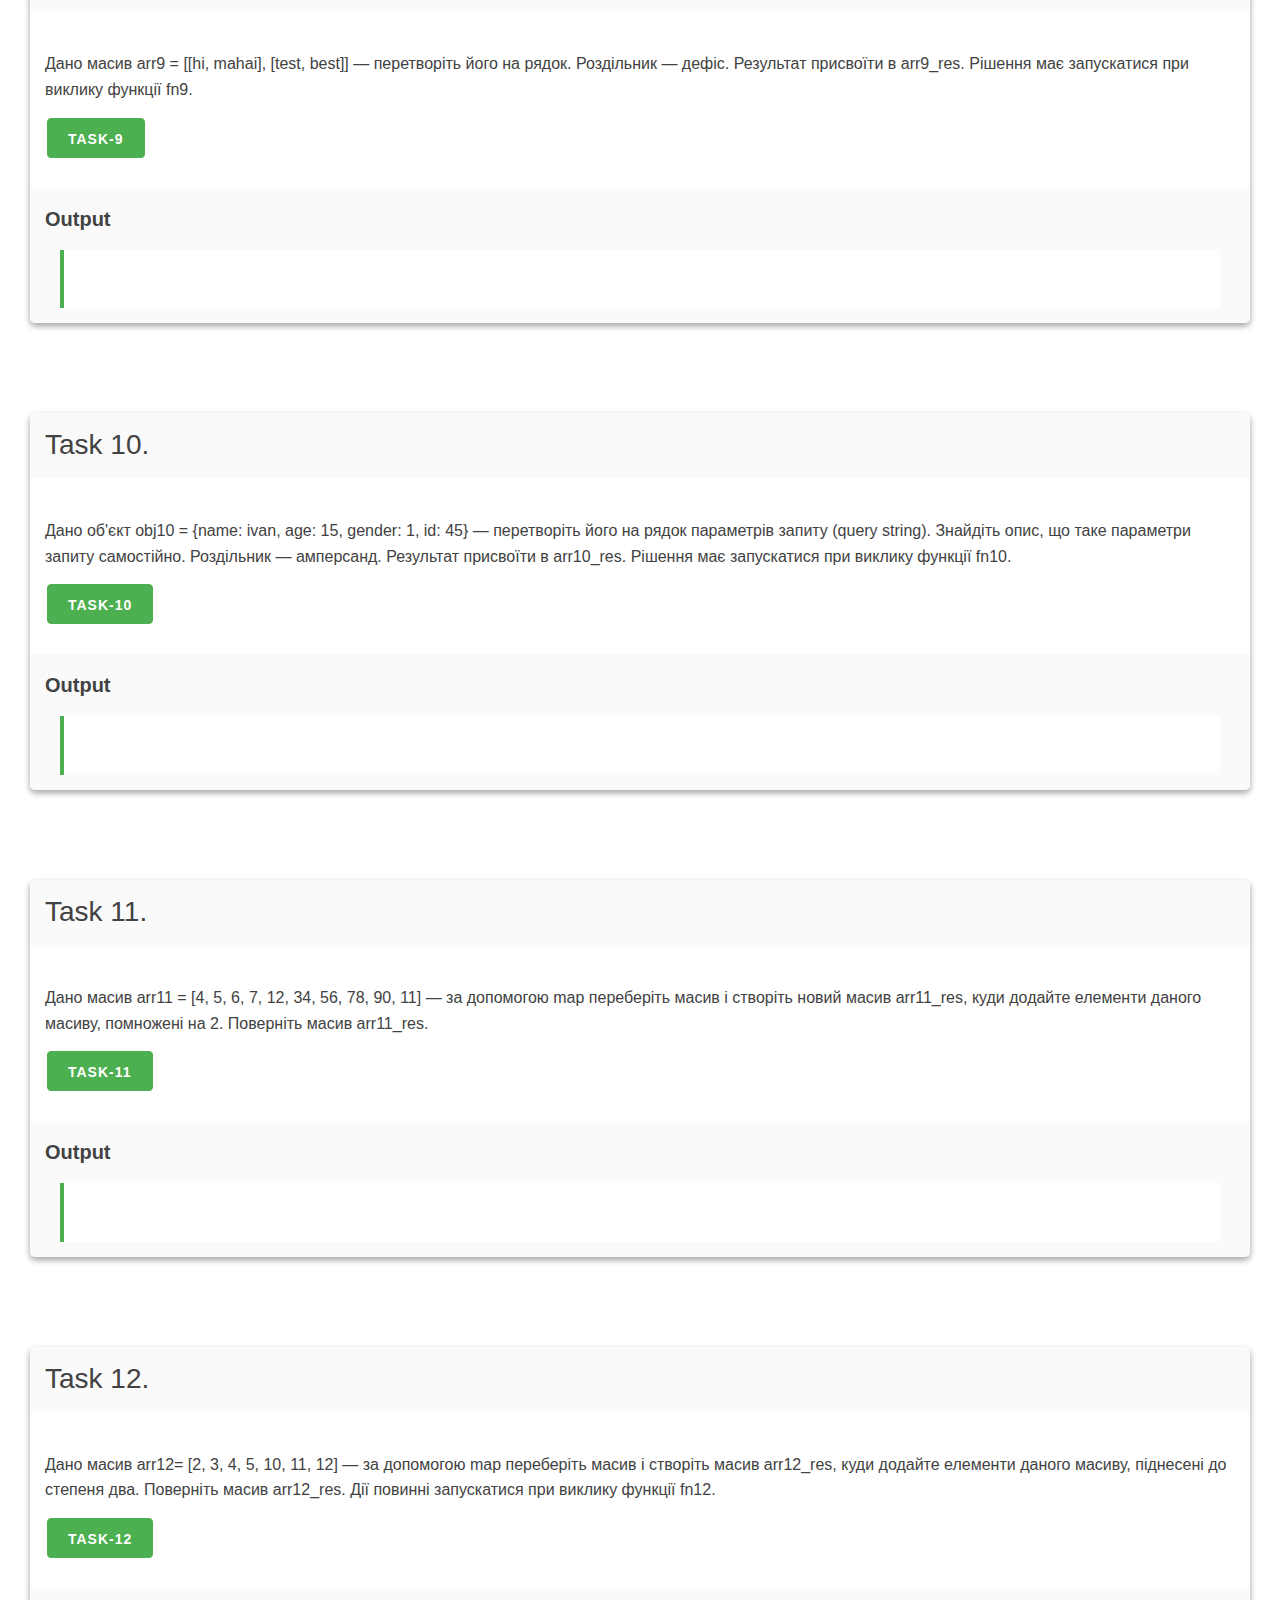
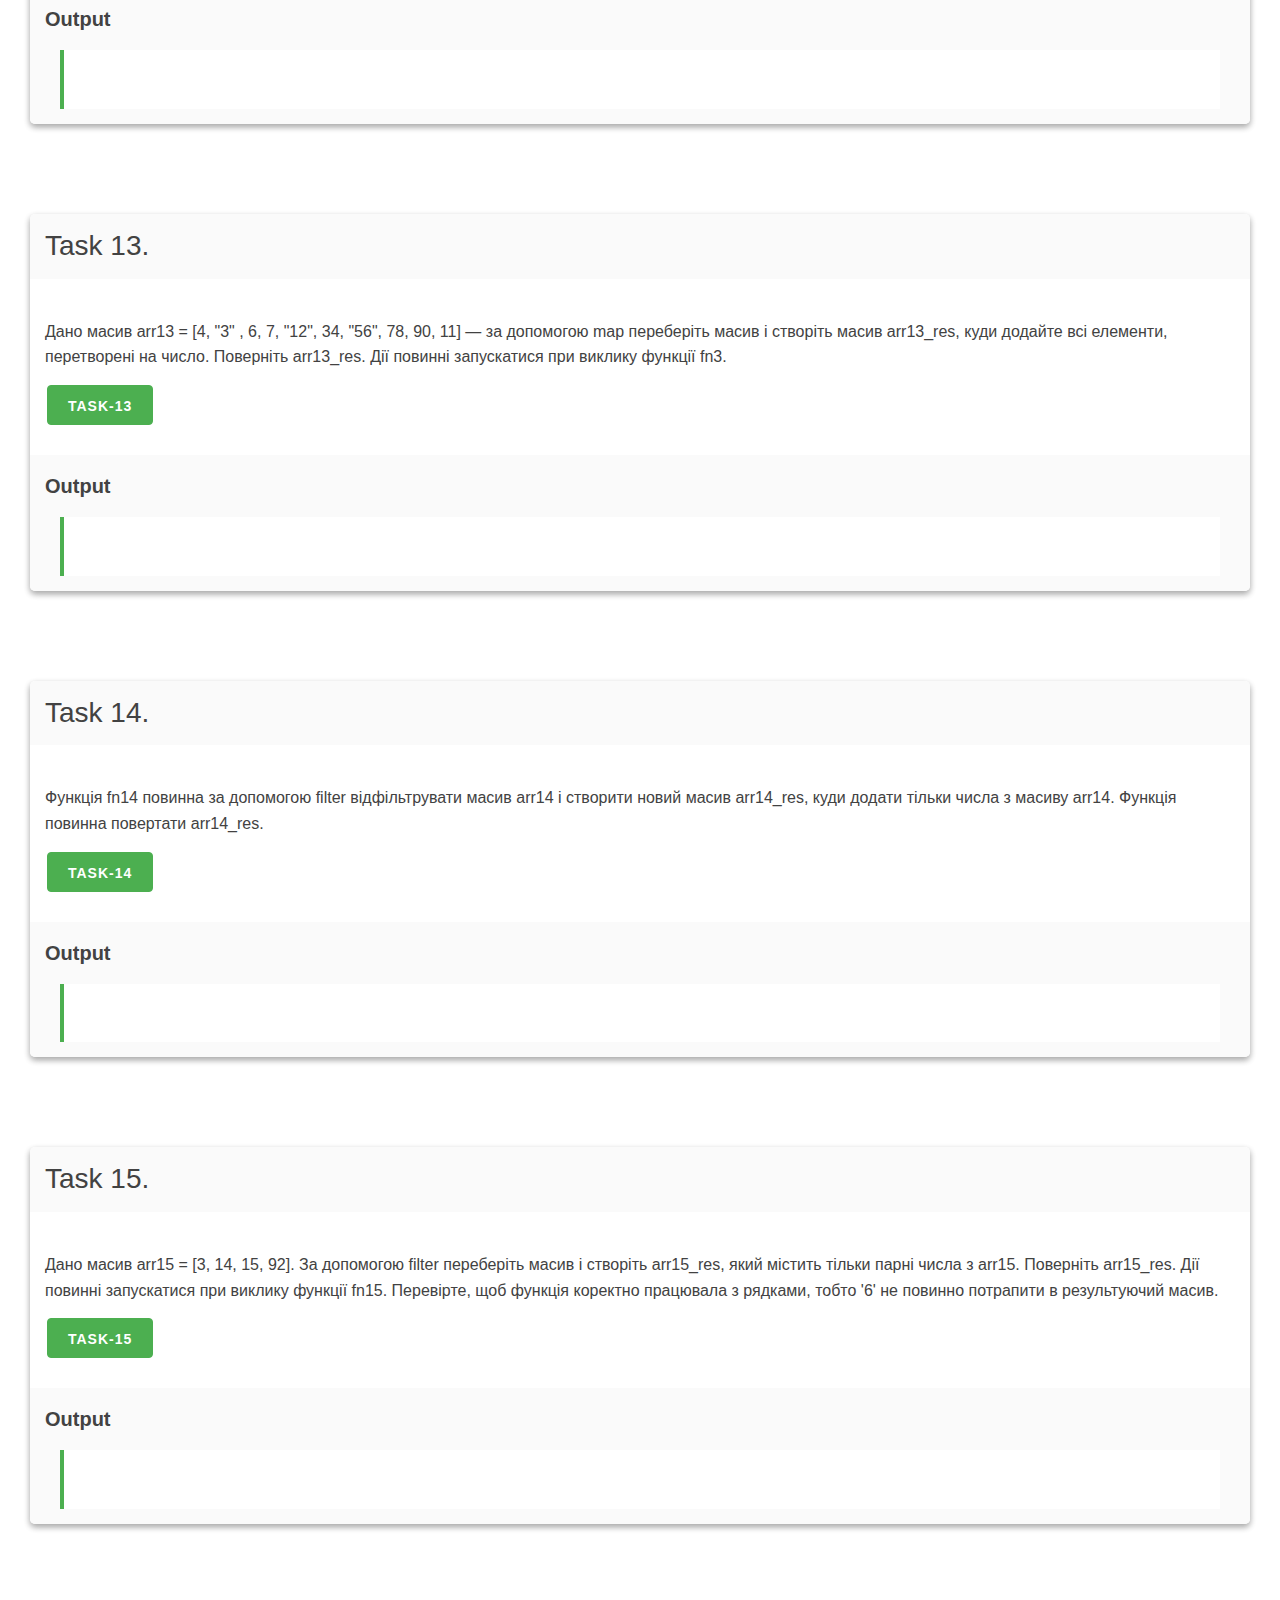
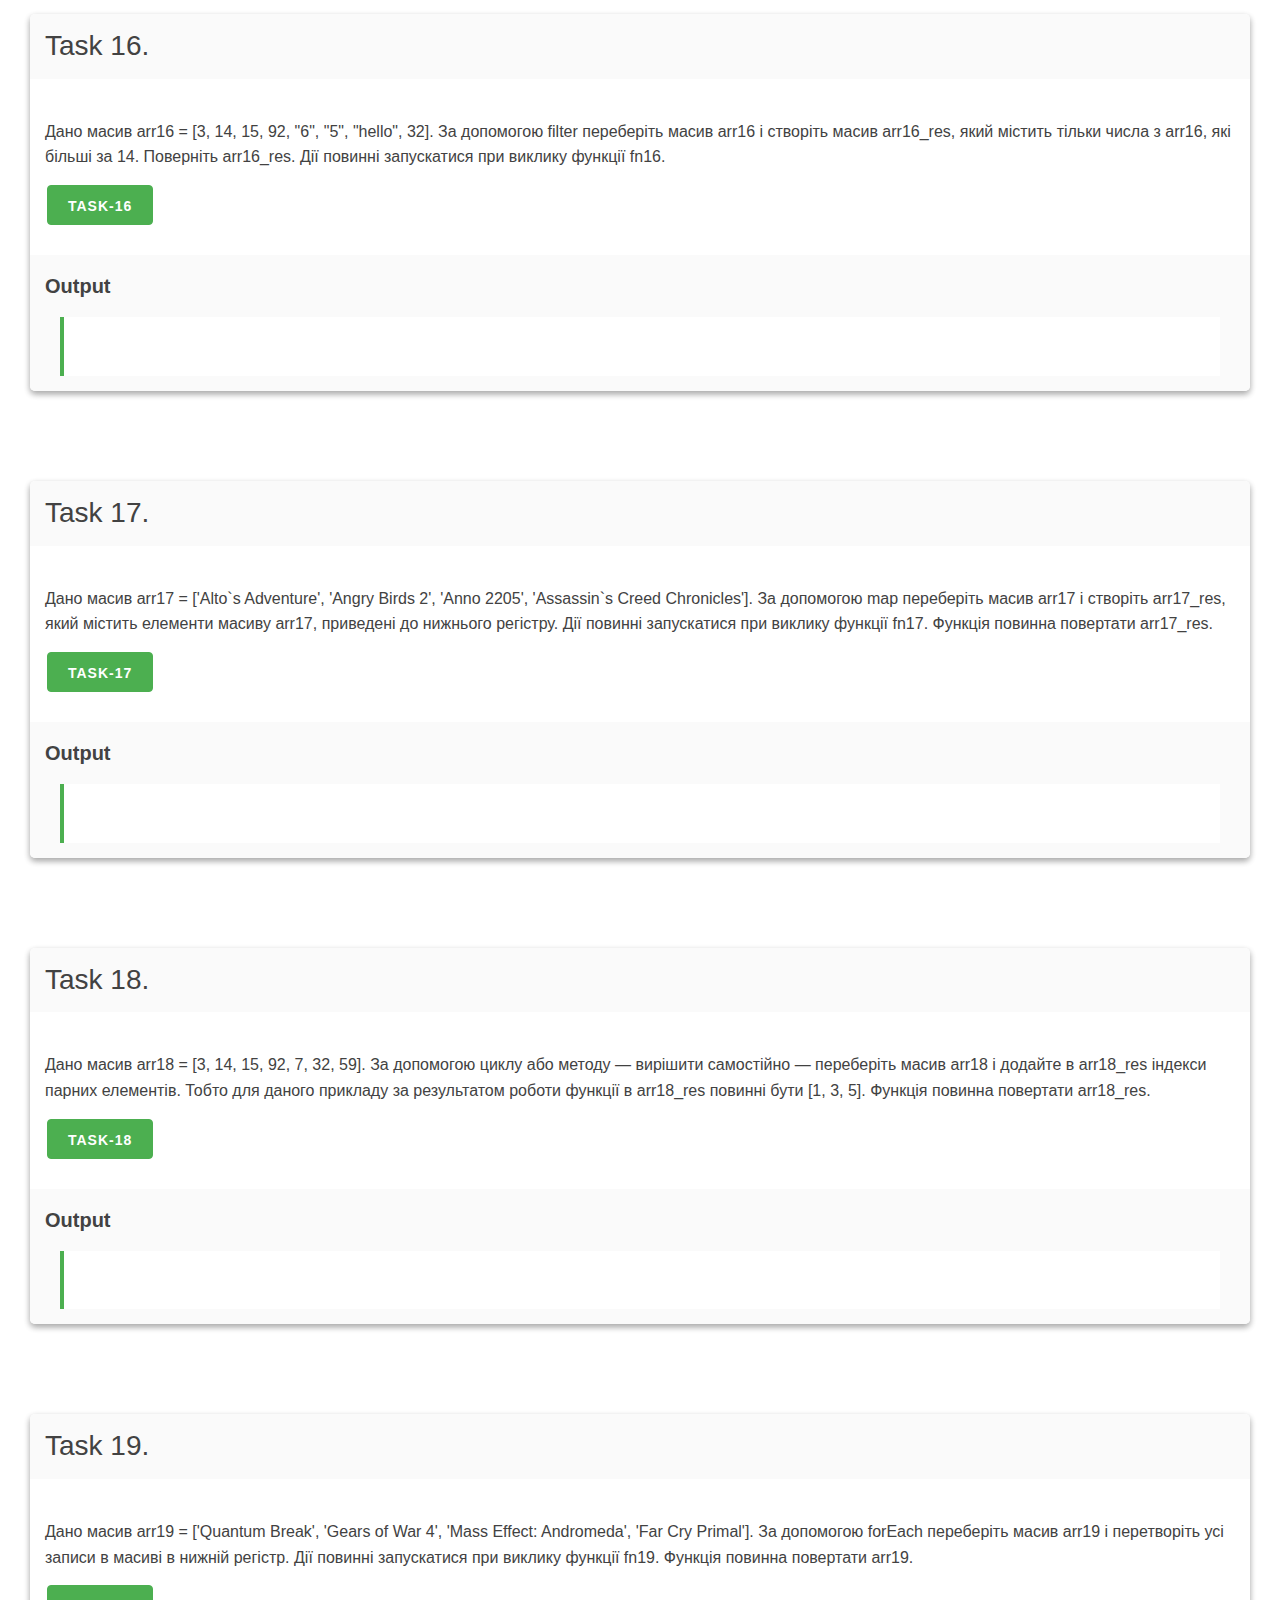
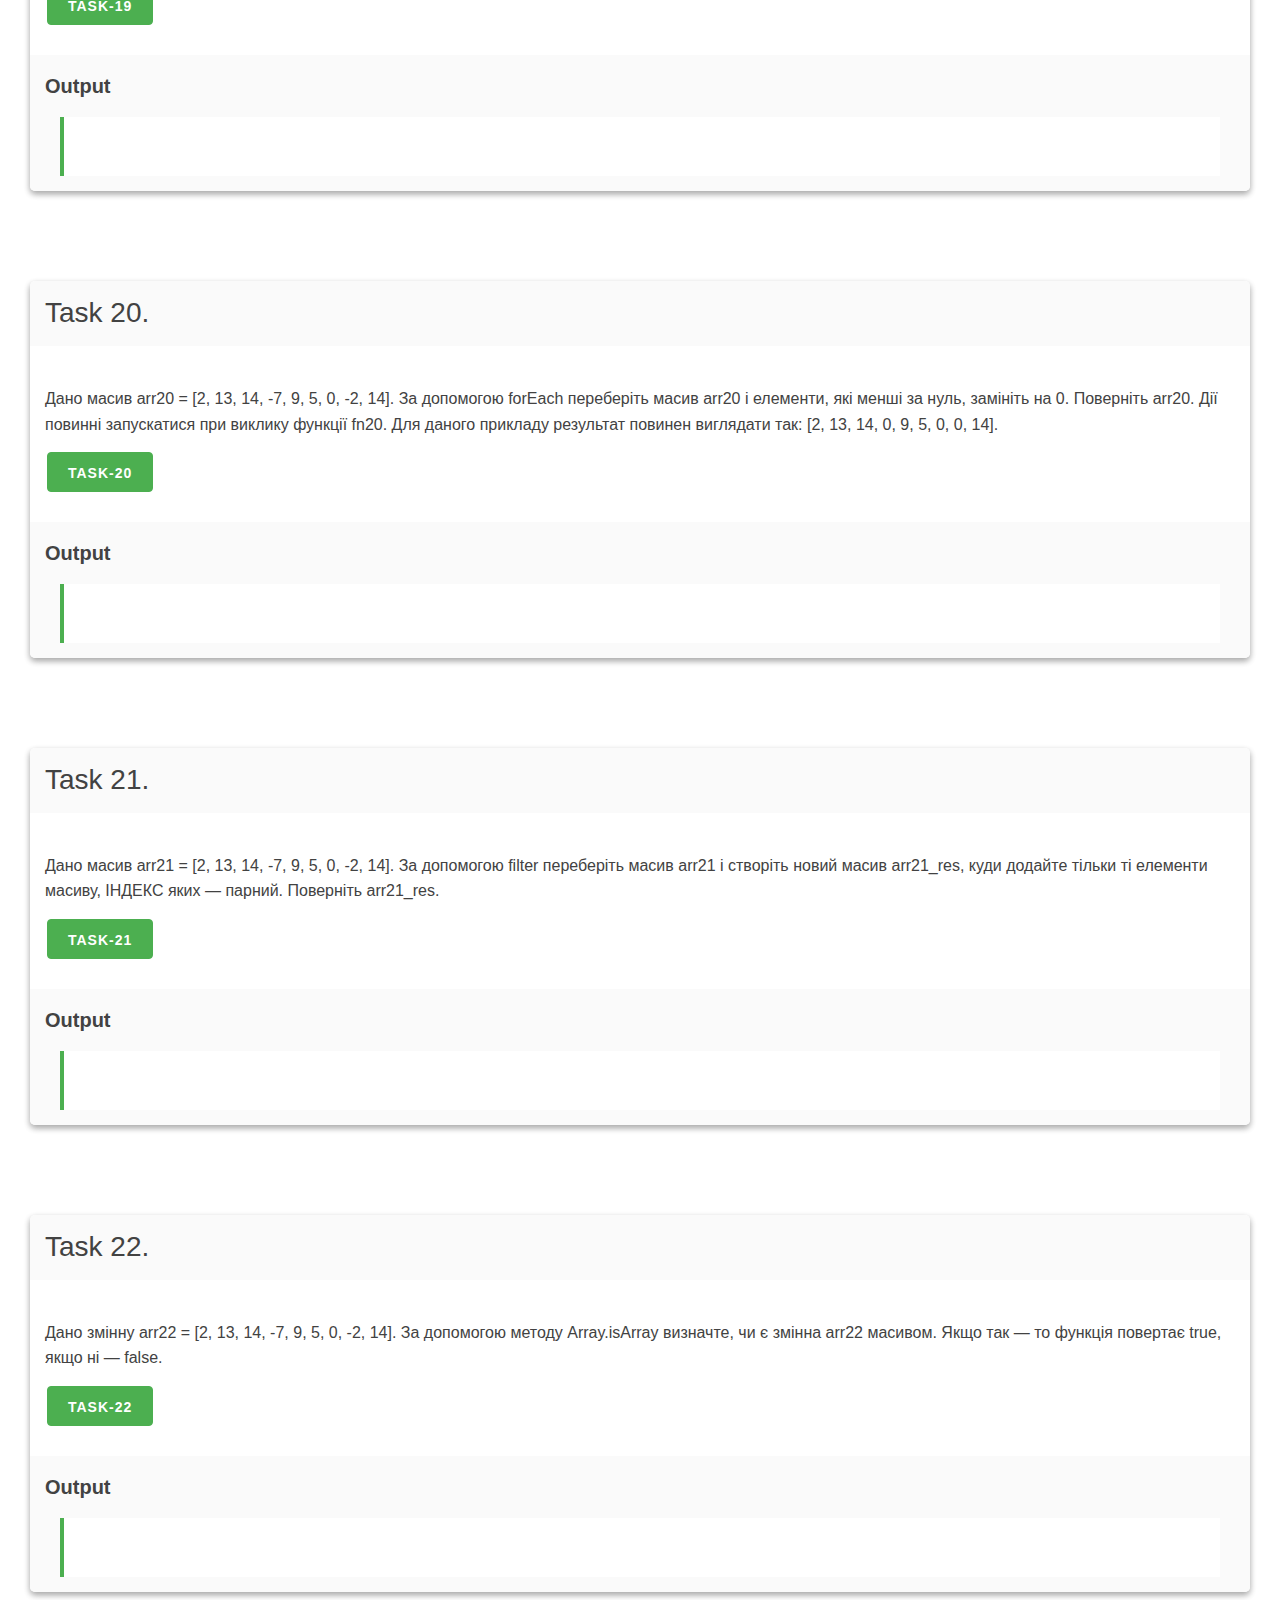
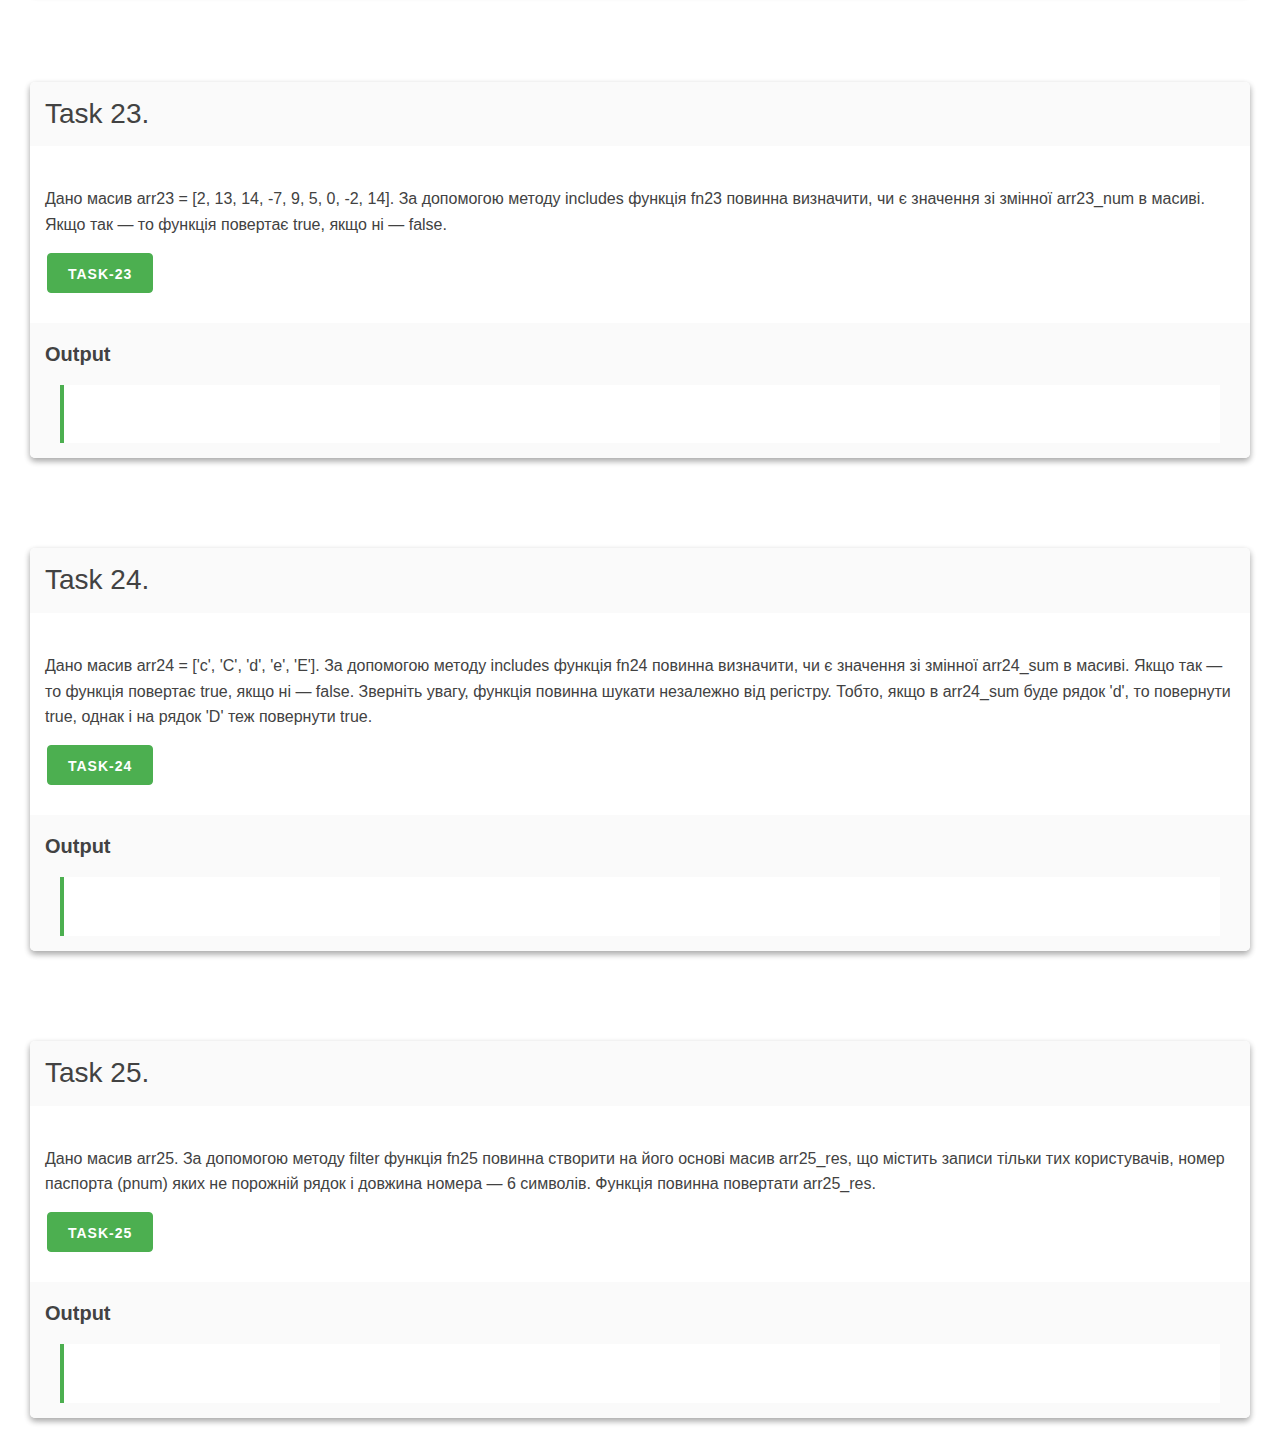
<file: module-05/lesson-01/index.html>
<!doctype html>
<html lang="en">
  <head>
    <meta charset="UTF-8" />
    <meta name="viewport" content="width=device-width, initial-scale=1.0" />
    <title>Module 05. Lesson 01</title>
    <link
      rel="icon"
      type="image/png"
      href="../../assets/favicon/favicon-96x96.png"
      sizes="96x96"
    />
    <link
      rel="icon"
      type="image/svg+xml"
      href="../../assets/favicon/favicon.svg"
    />
    <link rel="shortcut icon" href="../../assets/favicon/favicon.ico" />
    <link
      rel="apple-touch-icon"
      sizes="180x180"
      href="../../assets/favicon/apple-touch-icon.png"
    />
    <link rel="manifest" href="../../assets/favicon/site.webmanifest" />
    <link rel="stylesheet" href="../../assets/mustard-ui.min.css" />
    <link rel="stylesheet" href="../../assets/styles.css" />
  </head>
  <body>
    <header>
      <div class="container container-small">
        <h1 class="title">Module 05. Lesson 01</h1>
        <h2 class="subtitle">
          Click on the down arrow and go to the problem solving
        </h2>
        <h3 class="subtitle">Happy coding 👨‍💻</h3>
        <a class="scroll-down" href="#start"></a>
      </div>
    </header>

    <!-- Task 1 -->
    <section>
      <div class="panel">
        <div class="panel-head">
          <p class="panel-title">Task 1.</p>
        </div>
        <div class="panel-body">
          <p>
            Дано масив arr1 = [4, 5, 6, 7, 12, 34, 56, 78, 90, 11] — за
            допомогою forEach переберіть масив та створіть новий масив arr1_res,
            куди додайте елементи даного масиву, помножені на 2. Дії повинні
            запускатися при виклику функції fn1.
          </p>
          <button class="button-primary b-1">Task-1</button>
        </div>
        <div class="panel-footer">
          <h6>Output</h6>
          <blockquote>
            <div class="out-1"></div>
          </blockquote>
        </div>
      </div>
    </section>

    <!-- Task 2 -->
    <section>
      <div class="panel">
        <div class="panel-head">
          <p class="panel-title">Task 2.</p>
        </div>
        <div class="panel-body">
          <p>
            Дано масив arr2 = [2, 3, 4, 5, 10, 11, 12] — за допомогою forEach
            переберіть масив та створіть новий масив arr2_res, куди додайте
            елементи даного масиву, поділені на 2. Дії повинні запускатися при
            виклику функції fn2.
          </p>
          <button class="button-primary b-2">Task-2</button>
        </div>
        <div class="panel-footer">
          <h6>Output</h6>
          <blockquote>
            <div class="out-2"></div>
          </blockquote>
        </div>
      </div>
    </section>

    <!-- Task 3 -->
    <section>
      <div class="panel">
        <div class="panel-head">
          <p class="panel-title">Task 3.</p>
        </div>
        <div class="panel-body">
          <p>
            Дано масив arr3 = [2, 'hello', 3, 'hi', 4, 'Mazai'] — за допомогою
            forEach переберіть масив та створіть новий масив arr3_res, куди
            додайте елементи даного масиву, що є числами. Рішення має
            запускатися при виклику функції fn3.
          </p>
          <button class="button-primary b-3">Task-3</button>
        </div>
        <div class="panel-footer">
          <h6>Output</h6>
          <blockquote>
            <div class="out-3"></div>
          </blockquote>
        </div>
      </div>
    </section>

    <!-- Task 4 -->
    <section>
      <div class="panel">
        <div class="panel-head">
          <p class="panel-title">Task 4.</p>
        </div>
        <div class="panel-body">
          <p>
            На сторінці створено 3 span.task-4 з атрибутом data. За допомогою
            forEach переберіть їх і додайте атрибути в масив arr4_res. Рішення
            має запускатися при виклику функції fn4.
          </p>
          <div>
            <span class="task-4" data="1">One span with data</span>
            <span class="task-4" data="34">Two span with data</span>
            <span class="task-4" data="66">Three span with data</span>
          </div>
        </div>
        <div class="panel-footer">
          <h6>Output</h6>
          <blockquote>
            <div class="out-4"></div>
          </blockquote>
        </div>
      </div>
    </section>

    <!-- Task 5 -->
    <section>
      <div class="panel">
        <div class="panel-head">
          <p class="panel-title">Task 5.</p>
        </div>
        <div class="panel-body">
          <p>
            На сторінці створено 3 p.task-5 з атрибутом data. За допомогою
            forEach переберіть їх і додайте подію клік (click). Напишіть функцію
            fn5, яка буде запускатися при кліку та додавати атрибут data
            елемента, по якому клікнули, в масив arr5_res.
          </p>

          <div>
            <p class="task-5" data="1">One p with data</p>
            <p class="task-5" data="34">Two p with data</p>
            <p class="task-5" data="66">Three p with data</p>
          </div>
        </div>
        <div class="panel-footer">
          <h6>Output</h6>
          <blockquote>
            <div class="out-5"></div>
          </blockquote>
        </div>
      </div>
    </section>

    <!-- Task 6 -->
    <section>
      <div class="panel">
        <div class="panel-head">
          <p class="panel-title">Task 6.</p>
        </div>
        <div class="panel-body">
          <p>
            Дано рядок str6 = 'helloworld' — перетворіть його на масив (з
            розбиттям по літерах) з присвоєнням в arr6_res. Виведіть на
            сторінку. Рішення має запускатися при виклику функції fn6.
          </p>
          <button class="button-primary b-6">Task-6</button>
        </div>
        <div class="panel-footer">
          <h6>Output</h6>
          <blockquote>
            <div class="out-6"></div>
          </blockquote>
        </div>
      </div>
    </section>

    <!-- Task 7 -->
    <section>
      <div class="panel">
        <div class="panel-head">
          <p class="panel-title">Task 7.</p>
        </div>
        <div class="panel-body">
          <p>
            Дано рядок str7 = 'hello world hi mazai' — перетворіть його на масив
            і розбийте по словах. При цьому слова не повинні містити пробілів;
            результат привласніть arr7_res. Виведіть на сторінку. Рішення має
            запускатися при виклику функції fn7.
          </p>
          <button class="button-primary b-7">Task-7</button>
        </div>
        <div class="panel-footer">
          <h6>Output</h6>
          <blockquote>
            <div class="out-7"></div>
          </blockquote>
        </div>
      </div>
    </section>

    <!-- Task 8 -->
    <section>
      <div class="panel">
        <div class="panel-head">
          <p class="panel-title">Task 8.</p>
        </div>
        <div class="panel-body">
          <p>
            Дано масив arr8 = [1, 2, 66, 77, 15] — перетворіть його на рядок.
            Роздільник — дефіс. Результат присвоїти в arr8_res. Рішення має
            запускатися при виклику функції fn8.
          </p>
          <button class="button-primary b-8">Task-8</button>
        </div>
        <div class="panel-footer">
          <h6>Output</h6>
          <blockquote>
            <div class="out-8"></div>
          </blockquote>
        </div>
      </div>
    </section>

    <!-- Task 9 -->
    <section>
      <div class="panel">
        <div class="panel-head">
          <p class="panel-title">Task 9.</p>
        </div>
        <div class="panel-body">
          <p>
            Дано масив arr9 = [[hi, mahai], [test, best]] — перетворіть його на
            рядок. Роздільник — дефіс. Результат присвоїти в arr9_res. Рішення
            має запускатися при виклику функції fn9.
          </p>
          <button class="button-primary b-9">Task-9</button>
        </div>
        <div class="panel-footer">
          <h6>Output</h6>
          <blockquote>
            <div class="out-9"></div>
          </blockquote>
        </div>
      </div>
    </section>

    <!-- Task 10 -->
    <section>
      <div class="panel">
        <div class="panel-head">
          <p class="panel-title">Task 10.</p>
        </div>
        <div class="panel-body">
          <p>
            Дано об'єкт obj10 = {name: ivan, age: 15, gender: 1, id: 45} —
            перетворіть його на рядок параметрів запиту (query string). Знайдіть
            опис, що таке параметри запиту самостійно. Роздільник — амперсанд.
            Результат присвоїти в arr10_res. Рішення має запускатися при виклику
            функції fn10.
          </p>
          <button class="button-primary b-10">Task-10</button>
        </div>
        <div class="panel-footer">
          <h6>Output</h6>
          <blockquote>
            <div class="out-10"></div>
          </blockquote>
        </div>
      </div>
    </section>

    <!-- #region MAP FILTER -->
    <!-- Task 11 -->
    <section>
      <div class="panel">
        <div class="panel-head">
          <p class="panel-title">Task 11.</p>
        </div>
        <div class="panel-body">
          <p>
            Дано масив arr11 = [4, 5, 6, 7, 12, 34, 56, 78, 90, 11] — за
            допомогою map переберіть масив і створіть новий масив arr11_res,
            куди додайте елементи даного масиву, помножені на 2. Поверніть масив
            arr11_res.
          </p>
          <button class="button-primary b-11">Task-11</button>
        </div>
        <div class="panel-footer">
          <h6>Output</h6>
          <blockquote>
            <div class="out-11"></div>
          </blockquote>
        </div>
      </div>
    </section>

    <!-- Task 12 -->
    <section>
      <div class="panel">
        <div class="panel-head">
          <p class="panel-title">Task 12.</p>
        </div>
        <div class="panel-body">
          <p>
            Дано масив arr12= [2, 3, 4, 5, 10, 11, 12] — за допомогою map
            переберіть масив і створіть масив arr12_res, куди додайте елементи
            даного масиву, піднесені до степеня два. Поверніть масив arr12_res.
            Дії повинні запускатися при виклику функції fn12.
          </p>
          <button class="button-primary b-12">Task-12</button>
        </div>
        <div class="panel-footer">
          <h6>Output</h6>
          <blockquote>
            <div class="out-12"></div>
          </blockquote>
        </div>
      </div>
    </section>

    <!-- Task 13 -->
    <section>
      <div class="panel">
        <div class="panel-head">
          <p class="panel-title">Task 13.</p>
        </div>
        <div class="panel-body">
          <p>
            Дано масив arr13 = [4, "3" , 6, 7, "12", 34, "56", 78, 90, 11] — за
            допомогою map переберіть масив і створіть масив arr13_res, куди
            додайте всі елементи, перетворені на число. Поверніть arr13_res. Дії
            повинні запускатися при виклику функції fn3.
          </p>
          <button class="button-primary b-13">Task-13</button>
        </div>
        <div class="panel-footer">
          <h6>Output</h6>
          <blockquote>
            <div class="out-13"></div>
          </blockquote>
        </div>
      </div>
    </section>

    <!-- Task 14 -->
    <section>
      <div class="panel">
        <div class="panel-head">
          <p class="panel-title">Task 14.</p>
        </div>
        <div class="panel-body">
          <p>
            Функція fn14 повинна за допомогою filter відфільтрувати масив arr14
            і створити новий масив arr14_res, куди додати тільки числа з масиву
            arr14. Функція повинна повертати arr14_res.
          </p>
          <button class="button-primary b-14">Task-14</button>
        </div>
        <div class="panel-footer">
          <h6>Output</h6>
          <blockquote>
            <div class="out-14"></div>
          </blockquote>
        </div>
      </div>
    </section>

    <!-- Task 15 -->
    <section>
      <div class="panel">
        <div class="panel-head">
          <p class="panel-title">Task 15.</p>
        </div>
        <div class="panel-body">
          <p>
            Дано масив arr15 = [3, 14, 15, 92]. За допомогою filter переберіть
            масив і створіть arr15_res, який містить тільки парні числа з arr15.
            Поверніть arr15_res. Дії повинні запускатися при виклику функції
            fn15. Перевірте, щоб функція коректно працювала з рядками, тобто '6'
            не повинно потрапити в результуючий масив.
          </p>
          <button class="button-primary b-15">Task-15</button>
        </div>
        <div class="panel-footer">
          <h6>Output</h6>
          <blockquote>
            <div class="out-15"></div>
          </blockquote>
        </div>
      </div>
    </section>

    <!-- Task 16 -->
    <section>
      <div class="panel">
        <div class="panel-head">
          <p class="panel-title">Task 16.</p>
        </div>
        <div class="panel-body">
          <p>
            Дано масив arr16 = [3, 14, 15, 92, "6", "5", "hello", 32]. За
            допомогою filter переберіть масив arr16 і створіть масив arr16_res,
            який містить тільки числа з arr16, які більші за 14. Поверніть
            arr16_res. Дії повинні запускатися при виклику функції fn16.
          </p>
          <button class="button-primary b-16">Task-16</button>
        </div>
        <div class="panel-footer">
          <h6>Output</h6>
          <blockquote>
            <div class="out-16"></div>
          </blockquote>
        </div>
      </div>
    </section>

    <!-- Task 17 -->
    <section>
      <div class="panel">
        <div class="panel-head">
          <p class="panel-title">Task 17.</p>
        </div>
        <div class="panel-body">
          <p>
            Дано масив arr17 = ['Alto`s Adventure', 'Angry Birds 2', 'Anno
            2205', 'Assassin`s Creed Chronicles']. За допомогою map переберіть
            масив arr17 і створіть arr17_res, який містить елементи масиву
            arr17, приведені до нижнього регістру. Дії повинні запускатися при
            виклику функції fn17. Функція повинна повертати arr17_res.
          </p>
          <button class="button-primary b-17">Task-17</button>
        </div>
        <div class="panel-footer">
          <h6>Output</h6>
          <blockquote>
            <div class="out-17"></div>
          </blockquote>
        </div>
      </div>
    </section>

    <!-- Task 18 -->
    <section>
      <div class="panel">
        <div class="panel-head">
          <p class="panel-title">Task 18.</p>
        </div>
        <div class="panel-body">
          <p>
            Дано масив arr18 = [3, 14, 15, 92, 7, 32, 59]. За допомогою циклу
            або методу — вирішити самостійно — переберіть масив arr18 і додайте
            в arr18_res індекси парних елементів. Тобто для даного прикладу за
            результатом роботи функції в arr18_res повинні бути [1, 3, 5].
            Функція повинна повертати arr18_res.
          </p>
          <button class="button-primary b-18">Task-18</button>
        </div>
        <div class="panel-footer">
          <h6>Output</h6>
          <blockquote>
            <div class="out-18"></div>
          </blockquote>
        </div>
      </div>
    </section>

    <!-- Task 19 -->
    <section>
      <div class="panel">
        <div class="panel-head">
          <p class="panel-title">Task 19.</p>
        </div>
        <div class="panel-body">
          <p>
            Дано масив arr19 = ['Quantum Break', 'Gears of War 4', 'Mass Effect:
            Andromeda', 'Far Cry Primal']. За допомогою forEach переберіть масив
            arr19 і перетворіть усі записи в масиві в нижній регістр. Дії
            повинні запускатися при виклику функції fn19. Функція повинна
            повертати arr19.
          </p>
          <button class="button-primary b-19">Task-19</button>
        </div>
        <div class="panel-footer">
          <h6>Output</h6>
          <blockquote>
            <div class="out-19"></div>
          </blockquote>
        </div>
      </div>
    </section>

    <!-- Task 20 -->
    <section>
      <div class="panel">
        <div class="panel-head">
          <p class="panel-title">Task 20.</p>
        </div>
        <div class="panel-body">
          <p>
            Дано масив arr20 = [2, 13, 14, -7, 9, 5, 0, -2, 14]. За допомогою
            forEach переберіть масив arr20 і елементи, які менші за нуль,
            замініть на 0. Поверніть arr20. Дії повинні запускатися при виклику
            функції fn20. Для даного прикладу результат повинен виглядати так:
            [2, 13, 14, 0, 9, 5, 0, 0, 14].
          </p>
          <button class="button-primary b-20">Task-20</button>
        </div>
        <div class="panel-footer">
          <h6>Output</h6>
          <blockquote>
            <div class="out-20"></div>
          </blockquote>
        </div>
      </div>
    </section>

    <!-- Task 21 -->
    <section>
      <div class="panel">
        <div class="panel-head">
          <p class="panel-title">Task 21.</p>
        </div>
        <div class="panel-body">
          <p>
            Дано масив arr21 = [2, 13, 14, -7, 9, 5, 0, -2, 14]. За допомогою
            filter переберіть масив arr21 і створіть новий масив arr21_res, куди
            додайте тільки ті елементи масиву, ІНДЕКС яких — парний. Поверніть
            arr21_res.
          </p>
          <button class="button-primary b-21">Task-21</button>
        </div>
        <div class="panel-footer">
          <h6>Output</h6>
          <blockquote>
            <div class="out-21"></div>
          </blockquote>
        </div>
      </div>
    </section>

    <!-- Task 22 -->
    <section>
      <div class="panel">
        <div class="panel-head">
          <p class="panel-title">Task 22.</p>
        </div>
        <div class="panel-body">
          <p>
            Дано змінну arr22 = [2, 13, 14, -7, 9, 5, 0, -2, 14]. За допомогою
            методу Array.isArray визначте, чи є змінна arr22 масивом. Якщо так —
            то функція повертає true, якщо ні — false.
          </p>
          <button class="button-primary b-22">Task-22</button>
        </div>
        <div class="panel-footer">
          <h6>Output</h6>
          <blockquote>
            <div class="out-22"></div>
          </blockquote>
        </div>
      </div>
    </section>
    <!-- Task 23 -->
    <section>
      <div class="panel">
        <div class="panel-head">
          <p class="panel-title">Task 23.</p>
        </div>
        <div class="panel-body">
          <p>
            Дано масив arr23 = [2, 13, 14, -7, 9, 5, 0, -2, 14]. За допомогою
            методу includes функція fn23 повинна визначити, чи є значення зі
            змінної arr23_num в масиві. Якщо так — то функція повертає true,
            якщо ні — false.
          </p>
          <button class="button-primary b-23">Task-23</button>
        </div>
        <div class="panel-footer">
          <h6>Output</h6>
          <blockquote>
            <div class="out-23"></div>
          </blockquote>
        </div>
      </div>
    </section>
    <!-- Task 24 -->
    <section>
      <div class="panel">
        <div class="panel-head">
          <p class="panel-title">Task 24.</p>
        </div>
        <div class="panel-body">
          <p>
            Дано масив arr24 = ['c', 'C', 'd', 'e', 'E']. За допомогою методу
            includes функція fn24 повинна визначити, чи є значення зі змінної
            arr24_sum в масиві. Якщо так — то функція повертає true, якщо ні —
            false. Зверніть увагу, функція повинна шукати незалежно від
            регістру. Тобто, якщо в arr24_sum буде рядок 'd', то повернути true,
            однак і на рядок 'D' теж повернути true.
          </p>
          <button class="button-primary b-24">Task-24</button>
        </div>
        <div class="panel-footer">
          <h6>Output</h6>
          <blockquote>
            <div class="out-24"></div>
          </blockquote>
        </div>
      </div>
    </section>
    <!-- Task 25 -->
    <section>
      <div class="panel">
        <div class="panel-head">
          <p class="panel-title">Task 25.</p>
        </div>
        <div class="panel-body">
          <p>
            Дано масив arr25. За допомогою методу filter функція fn25 повинна
            створити на його основі масив arr25_res, що містить записи тільки
            тих користувачів, номер паспорта (pnum) яких не порожній рядок і
            довжина номера — 6 символів. Функція повинна повертати arr25_res.
          </p>
          <button class="button-primary b-25">Task-25</button>
        </div>
        <div class="panel-footer">
          <h6>Output</h6>
          <blockquote>
            <div class="out-25"></div>
          </blockquote>
        </div>
      </div>
    </section>

    <!-- #endregion -->

    <script type="module" src="./script.js"></script>
  </body>
</html>
</file>
<file: assets/styles.css>
/* code {
  display: block;
  width: fit-content;
  padding: 16px;
  border-radius: 8px;
} */

html {
  scroll-behavior: smooth;
}

[class^="out-"] {
  min-height: calc(1em * 1.6);
}

.panel {
  box-shadow: rgba(0, 0, 0, 0.16) 0px 3px 6px, rgba(0, 0, 0, 0.23) 0px 3px 6px;
}

.formated {
  white-space: pre-wrap;
}
</file>
<file: assets/mustard-ui.min.css>
/*!
Mustard UI v0.0.5
MIT License
https://mustard-ui.com
*/
* {
  margin: 0;
  padding: 0;
}
html {
  box-sizing: border-box;
}
*,
*::after,
*::before {
  box-sizing: inherit;
}
body {
  display: flex;
  flex-direction: column;
  min-height: 100vh;
  background-color: #fff;
}
main {
  flex: 1;
}
.float-left {
  float: left;
}
.float-right {
  float: right;
}
.clear-fix::before,
.clear-fix::after {
  content: "";
  display: table;
}
.clear-fix::after {
  clear: both;
}
.align-left {
  text-align: left;
}
.align-center {
  text-align: center;
}
.align-right {
  text-align: right;
}
.container {
  max-width: 1200px;
  margin-left: auto;
  margin-right: auto;
  padding: 30px 0;
}
.container-small {
  max-width: 768px;
}
.container-large {
  max-width: 1440px;
}
.display-flex {
  display: flex;
  justify-content: space-around;
}
.display-none {
  display: none;
}
.display-sm-up {
  display: none;
}
@media (min-width: 425px) {
  .display-sm-up {
    display: initial;
  }
}
.display-md-up {
  display: none;
}
@media (min-width: 768px) {
  .display-md-up {
    display: initial;
  }
}
.display-lg-up {
  display: none;
}
@media (min-width: 1024px) {
  .display-lg-up {
    display: initial;
  }
}
.display-xlg-up {
  display: none;
}
@media (min-width: 1440px) {
  .display-xlg-up {
    display: initial;
  }
}
.display-sm-down {
  display: none;
}
@media (max-width: 424px) {
  .display-sm-down {
    display: initial;
  }
}
.display-md-down {
  display: none;
}
@media (max-width: 767px) {
  .display-md-down {
    display: initial;
  }
}
.display-lg-down {
  display: none;
}
@media (max-width: 1023px) {
  .display-lg-down {
    display: initial;
  }
}
.display-xlg-down {
  display: none;
}
@media (max-width: 1439px) {
  .display-xlg-down {
    display: initial;
  }
}
.display-sm-to-md {
  display: none;
}
@media (min-width: 425px) and (max-width: 767px) {
  .display-sm-to-md {
    display: initial;
  }
}
.display-sm-to-lg {
  display: none;
}
@media (min-width: 425px) and (max-width: 1023px) {
  .display-sm-to-lg {
    display: initial;
  }
}
.display-sm-to-xlg {
  display: none;
}
@media (min-width: 425px) and (max-width: 1439px) {
  .display-sm-to-xlg {
    display: initial;
  }
}
.display-md-to-lg {
  display: none;
}
@media (min-width: 768px) and (max-width: 1023px) {
  .display-md-to-lg {
    display: initial;
  }
}
.display-md-to-xlg {
  display: none;
}
@media (min-width: 768px) and (max-width: 1439px) {
  .display-md-to-xlg {
    display: initial;
  }
}
.display-lg-to-xlg {
  display: none;
}
@media (min-width: 1024px) and (max-width: 1439px) {
  .display-lg-to-xlg {
    display: initial;
  }
}
.row {
  display: flex;
  flex-direction: row;
  flex-wrap: wrap;
  margin-top: 15px;
  margin-bottom: 15px;
}
.row.row-reverse {
  flex-direction: row-reverse;
}
.row .col {
  flex-grow: 1;
  flex-basis: 100%;
  max-width: 100%;
  padding: 5px 5px;
}
.row .col.col-reverse {
  flex-direction: column-reverse;
}
.row .col-xs-1 {
  flex-basis: 8.33333%;
  max-width: 8.33333%;
}
.row .col-xs-2 {
  flex-basis: 16.66667%;
  max-width: 16.66667%;
}
.row .col-xs-3 {
  flex-basis: 25%;
  max-width: 25%;
}
.row .col-xs-4 {
  flex-basis: 33.33333%;
  max-width: 33.33333%;
}
.row .col-xs-5 {
  flex-basis: 41.66667%;
  max-width: 41.66667%;
}
.row .col-xs-6 {
  flex-basis: 50%;
  max-width: 50%;
}
.row .col-xs-7 {
  flex-basis: 58.33333%;
  max-width: 58.33333%;
}
.row .col-xs-8 {
  flex-basis: 66.66667%;
  max-width: 66.66667%;
}
.row .col-xs-9 {
  flex-basis: 75%;
  max-width: 75%;
}
.row .col-xs-10 {
  flex-basis: 83.33333%;
  max-width: 83.33333%;
}
.row .col-xs-11 {
  flex-basis: 91.66667%;
  max-width: 91.66667%;
}
.row .col-xs-12 {
  flex-basis: 100%;
  max-width: 100%;
}
.row .col-xs-offset-1 {
  margin-left: 8.33333%;
}
.row .col-xs-offset-2 {
  margin-left: 16.66667%;
}
.row .col-xs-offset-3 {
  margin-left: 25%;
}
.row .col-xs-offset-4 {
  margin-left: 33.33333%;
}
.row .col-xs-offset-5 {
  margin-left: 41.66667%;
}
.row .col-xs-offset-6 {
  margin-left: 50%;
}
.row .col-xs-offset-7 {
  margin-left: 58.33333%;
}
.row .col-xs-offset-8 {
  margin-left: 66.66667%;
}
.row .col-xs-offset-9 {
  margin-left: 75%;
}
.row .col-xs-offset-10 {
  margin-left: 83.33333%;
}
.row .col-xs-offset-11 {
  margin-left: 91.66667%;
}
.row .col-xs-offset-12 {
  margin-left: 100%;
}
@media (min-width: 425px) {
  .row .col-sm-1 {
    flex-basis: 8.33333%;
    max-width: 8.33333%;
  }
  .row .col-sm-2 {
    flex-basis: 16.66667%;
    max-width: 16.66667%;
  }
  .row .col-sm-3 {
    flex-basis: 25%;
    max-width: 25%;
  }
  .row .col-sm-4 {
    flex-basis: 33.33333%;
    max-width: 33.33333%;
  }
  .row .col-sm-5 {
    flex-basis: 41.66667%;
    max-width: 41.66667%;
  }
  .row .col-sm-6 {
    flex-basis: 50%;
    max-width: 50%;
  }
  .row .col-sm-7 {
    flex-basis: 58.33333%;
    max-width: 58.33333%;
  }
  .row .col-sm-8 {
    flex-basis: 66.66667%;
    max-width: 66.66667%;
  }
  .row .col-sm-9 {
    flex-basis: 75%;
    max-width: 75%;
  }
  .row .col-sm-10 {
    flex-basis: 83.33333%;
    max-width: 83.33333%;
  }
  .row .col-sm-11 {
    flex-basis: 91.66667%;
    max-width: 91.66667%;
  }
  .row .col-sm-12 {
    flex-basis: 100%;
    max-width: 100%;
  }
  .row .col-sm-offset-1 {
    margin-left: 8.33333%;
  }
  .row .col-sm-offset-2 {
    margin-left: 16.66667%;
  }
  .row .col-sm-offset-3 {
    margin-left: 25%;
  }
  .row .col-sm-offset-4 {
    margin-left: 33.33333%;
  }
  .row .col-sm-offset-5 {
    margin-left: 41.66667%;
  }
  .row .col-sm-offset-6 {
    margin-left: 50%;
  }
  .row .col-sm-offset-7 {
    margin-left: 58.33333%;
  }
  .row .col-sm-offset-8 {
    margin-left: 66.66667%;
  }
  .row .col-sm-offset-9 {
    margin-left: 75%;
  }
  .row .col-sm-offset-10 {
    margin-left: 83.33333%;
  }
  .row .col-sm-offset-11 {
    margin-left: 91.66667%;
  }
  .row .col-sm-offset-12 {
    margin-left: 100%;
  }
}
@media (min-width: 768px) {
  .row .col-md-1 {
    flex-basis: 8.33333%;
    max-width: 8.33333%;
  }
  .row .col-md-2 {
    flex-basis: 16.66667%;
    max-width: 16.66667%;
  }
  .row .col-md-3 {
    flex-basis: 25%;
    max-width: 25%;
  }
  .row .col-md-4 {
    flex-basis: 33.33333%;
    max-width: 33.33333%;
  }
  .row .col-md-5 {
    flex-basis: 41.66667%;
    max-width: 41.66667%;
  }
  .row .col-md-6 {
    flex-basis: 50%;
    max-width: 50%;
  }
  .row .col-md-7 {
    flex-basis: 58.33333%;
    max-width: 58.33333%;
  }
  .row .col-md-8 {
    flex-basis: 66.66667%;
    max-width: 66.66667%;
  }
  .row .col-md-9 {
    flex-basis: 75%;
    max-width: 75%;
  }
  .row .col-md-10 {
    flex-basis: 83.33333%;
    max-width: 83.33333%;
  }
  .row .col-md-11 {
    flex-basis: 91.66667%;
    max-width: 91.66667%;
  }
  .row .col-md-12 {
    flex-basis: 100%;
    max-width: 100%;
  }
  .row .col-md-offset-1 {
    margin-left: 8.33333%;
  }
  .row .col-md-offset-2 {
    margin-left: 16.66667%;
  }
  .row .col-md-offset-3 {
    margin-left: 25%;
  }
  .row .col-md-offset-4 {
    margin-left: 33.33333%;
  }
  .row .col-md-offset-5 {
    margin-left: 41.66667%;
  }
  .row .col-md-offset-6 {
    margin-left: 50%;
  }
  .row .col-md-offset-7 {
    margin-left: 58.33333%;
  }
  .row .col-md-offset-8 {
    margin-left: 66.66667%;
  }
  .row .col-md-offset-9 {
    margin-left: 75%;
  }
  .row .col-md-offset-10 {
    margin-left: 83.33333%;
  }
  .row .col-md-offset-11 {
    margin-left: 91.66667%;
  }
  .row .col-md-offset-12 {
    margin-left: 100%;
  }
}
@media (min-width: 1024px) {
  .row .col-lg-1 {
    flex-basis: 8.33333%;
    max-width: 8.33333%;
  }
  .row .col-lg-2 {
    flex-basis: 16.66667%;
    max-width: 16.66667%;
  }
  .row .col-lg-3 {
    flex-basis: 25%;
    max-width: 25%;
  }
  .row .col-lg-4 {
    flex-basis: 33.33333%;
    max-width: 33.33333%;
  }
  .row .col-lg-5 {
    flex-basis: 41.66667%;
    max-width: 41.66667%;
  }
  .row .col-lg-6 {
    flex-basis: 50%;
    max-width: 50%;
  }
  .row .col-lg-7 {
    flex-basis: 58.33333%;
    max-width: 58.33333%;
  }
  .row .col-lg-8 {
    flex-basis: 66.66667%;
    max-width: 66.66667%;
  }
  .row .col-lg-9 {
    flex-basis: 75%;
    max-width: 75%;
  }
  .row .col-lg-10 {
    flex-basis: 83.33333%;
    max-width: 83.33333%;
  }
  .row .col-lg-11 {
    flex-basis: 91.66667%;
    max-width: 91.66667%;
  }
  .row .col-lg-12 {
    flex-basis: 100%;
    max-width: 100%;
  }
  .row .col-lg-offset-1 {
    margin-left: 8.33333%;
  }
  .row .col-lg-offset-2 {
    margin-left: 16.66667%;
  }
  .row .col-lg-offset-3 {
    margin-left: 25%;
  }
  .row .col-lg-offset-4 {
    margin-left: 33.33333%;
  }
  .row .col-lg-offset-5 {
    margin-left: 41.66667%;
  }
  .row .col-lg-offset-6 {
    margin-left: 50%;
  }
  .row .col-lg-offset-7 {
    margin-left: 58.33333%;
  }
  .row .col-lg-offset-8 {
    margin-left: 66.66667%;
  }
  .row .col-lg-offset-9 {
    margin-left: 75%;
  }
  .row .col-lg-offset-10 {
    margin-left: 83.33333%;
  }
  .row .col-lg-offset-11 {
    margin-left: 91.66667%;
  }
  .row .col-lg-offset-12 {
    margin-left: 100%;
  }
}
@media (min-width: 1440px) {
  .row .col-xlg-1 {
    flex-basis: 8.33333%;
    max-width: 8.33333%;
  }
  .row .col-xlg-2 {
    flex-basis: 16.66667%;
    max-width: 16.66667%;
  }
  .row .col-xlg-3 {
    flex-basis: 25%;
    max-width: 25%;
  }
  .row .col-xlg-4 {
    flex-basis: 33.33333%;
    max-width: 33.33333%;
  }
  .row .col-xlg-5 {
    flex-basis: 41.66667%;
    max-width: 41.66667%;
  }
  .row .col-xlg-6 {
    flex-basis: 50%;
    max-width: 50%;
  }
  .row .col-xlg-7 {
    flex-basis: 58.33333%;
    max-width: 58.33333%;
  }
  .row .col-xlg-8 {
    flex-basis: 66.66667%;
    max-width: 66.66667%;
  }
  .row .col-xlg-9 {
    flex-basis: 75%;
    max-width: 75%;
  }
  .row .col-xlg-10 {
    flex-basis: 83.33333%;
    max-width: 83.33333%;
  }
  .row .col-xlg-11 {
    flex-basis: 91.66667%;
    max-width: 91.66667%;
  }
  .row .col-xlg-12 {
    flex-basis: 100%;
    max-width: 100%;
  }
  .row .col-xlg-offset-1 {
    margin-left: 8.33333%;
  }
  .row .col-xlg-offset-2 {
    margin-left: 16.66667%;
  }
  .row .col-xlg-offset-3 {
    margin-left: 25%;
  }
  .row .col-xlg-offset-4 {
    margin-left: 33.33333%;
  }
  .row .col-xlg-offset-5 {
    margin-left: 41.66667%;
  }
  .row .col-xlg-offset-6 {
    margin-left: 50%;
  }
  .row .col-xlg-offset-7 {
    margin-left: 58.33333%;
  }
  .row .col-xlg-offset-8 {
    margin-left: 66.66667%;
  }
  .row .col-xlg-offset-9 {
    margin-left: 75%;
  }
  .row .col-xlg-offset-10 {
    margin-left: 83.33333%;
  }
  .row .col-xlg-offset-11 {
    margin-left: 91.66667%;
  }
  .row .col-xlg-offset-12 {
    margin-left: 100%;
  }
}
.section,
section {
  padding: 30px;
}
.section :last-child,
section :last-child {
  margin-bottom: 0;
}
.section-primary {
  background: #ffca28;
}
.section-secondary {
  background: #f5f5f5;
}
.section-tertiary {
  background: #fff;
}
blockquote {
  display: block;
  margin: 15px 15px 30px;
  padding: 15px;
  font-size: 18px;
  font-weight: 400;
  border-left: 4px solid #4caf50;
  background: #fff;
}
blockquote :last-child {
  margin-bottom: 0;
}
.button,
button,
input[type="button"],
input[type="reset"],
input[type="submit"] {
  display: inline-block;
  height: 40px;
  margin: 0 2px 15px;
  padding: 0 20px;
  width: auto;
  background: none;
  overflow: visible;
  -webkit-appearance: none;
  -moz-appearance: none;
  appearance: none;
  transition: all 0.1s ease-out;
  font-size: 14px;
  font-weight: 600;
  color: inherit;
  line-height: 40px;
  letter-spacing: 1px;
  text-decoration: none;
  text-transform: uppercase;
  white-space: nowrap;
  border-radius: 4px;
  border-style: solid;
  border-width: 1px;
}
.button:focus,
button:focus,
input[type="button"]:focus,
input[type="reset"]:focus,
input[type="submit"]:focus {
  outline: none;
}
.button:focus,
.button:hover,
button:focus,
button:hover,
input[type="button"]:focus,
input[type="button"]:hover,
input[type="reset"]:focus,
input[type="reset"]:hover,
input[type="submit"]:focus,
input[type="submit"]:hover {
  opacity: 0.85;
  cursor: pointer;
  transform: scale(1.025);
}
.button:active,
button:active,
input[type="button"]:active,
input[type="reset"]:active,
input[type="submit"]:active {
  opacity: 1;
  transform: scale(1);
}
.button:disabled,
button:disabled,
input[type="button"]:disabled,
input[type="reset"]:disabled,
input[type="submit"]:disabled {
  opacity: 0.5;
}
.button:disabled:hover,
button:disabled:hover,
input[type="button"]:disabled:hover,
input[type="reset"]:disabled:hover,
input[type="submit"]:disabled:hover {
  cursor: not-allowed;
}
.button-primary {
  background-color: #4caf50;
  color: #fff;
  border-color: #4caf50;
}
.button-primary-outlined {
  background-color: #fff;
  color: #4caf50;
  border-color: #4caf50;
}
.button-primary-text {
  color: #4caf50;
  border-color: transparent;
}
.button-success {
  background-color: #4caf50;
  color: #fff;
  border-color: #4caf50;
}
.button-success-outlined {
  background-color: #fff;
  color: #4caf50;
  border-color: #4caf50;
}
.button-success-text {
  color: #4caf50;
  border-color: transparent;
}
.button-info {
  background-color: #9e9e9e;
  color: #fff;
  border-color: #9e9e9e;
}
.button-info-outlined {
  background-color: #fff;
  color: #9e9e9e;
  border-color: #9e9e9e;
}
.button-info-text {
  color: #9e9e9e;
  border-color: transparent;
}
.button-warning {
  background-color: #ffb300;
  color: #fff;
  border-color: #ffb300;
}
.button-warning-outlined {
  background-color: #fff;
  color: #ffb300;
  border-color: #ffb300;
}
.button-warning-text {
  color: #ffb300;
  border-color: transparent;
}
.button-danger {
  background-color: #f44336;
  color: #fff;
  border-color: #f44336;
}
.button-danger-outlined {
  background-color: #fff;
  color: #f44336;
  border-color: #f44336;
}
.button-danger-text {
  color: #f44336;
  border-color: transparent;
}
.button-round {
  border-radius: 24px;
}
.button-large {
  height: 48px;
  line-height: 48px;
  padding: 0 30px;
  font-size: 16px;
}
.button-small {
  height: 30px;
  line-height: 30px;
  padding: 0 15px;
  font-size: 12px;
}
pre {
  display: block;
  margin: 15px 0;
  padding: 10px 15px;
  border-left: 4px solid #4caf50;
  background: #f5f5f5;
  font-family: Consolas, Monaco, "Andale Mono", "Ubuntu Mono", monospace;
  font-size: 15px;
  color: #212121;
  white-space: normal;
  overflow-x: auto;
}
code {
  background: #f5f5f5;
  color: #212121;
  font-family: Monaco, "Courier New", Courier, monospace;
  white-space: pre;
}
.form-control {
  position: relative;
  margin-bottom: 10px;
}
.form-control-group {
  display: flex;
  justify-content: flex-start;
}
.form-control-group .form-control {
  flex: 1;
  padding-right: 15px;
}
.form-control-group .form-control:last-of-type {
  padding-right: 0;
}
.form-control-group .form-control.grow-1x {
  flex-grow: 1;
}
.form-control-group .form-control.grow-2x {
  flex-grow: 2;
}
.form-control-group .form-control.grow-3x {
  flex-grow: 3;
}
.validation-error {
  margin-top: 2px;
  font-size: 12px;
  color: #f44336;
}
label {
  font-size: 14px;
  font-weight: 400;
}
input[type="color"],
input[type="date"],
input[type="datetime-local"],
input[type="email"],
input[type="month"],
input[type="number"],
input[type="range"],
input[type="search"],
input[type="tel"],
input[type="time"],
input[type="url"],
input[type="week"],
input[type="text"],
input[type="password"],
select {
  -webkit-appearance: none;
  -moz-appearance: none;
  appearance: none;
  display: block;
  width: 100%;
  padding: 10px;
  line-height: 20px;
  font-size: 16px;
  font-weight: inherit;
  background: #fff;
  border-radius: 5px;
  border: 1px solid #bdbdbd;
}
input::-webkit-input-placeholder,
select::-webkit-input-placeholder,
fieldset::-webkit-input-placeholder {
  color: #9e9e9e;
}
input:-ms-input-placeholder,
select:-ms-input-placeholder,
fieldset:-ms-input-placeholder {
  color: #9e9e9e;
}
input::-ms-input-placeholder,
select::-ms-input-placeholder,
fieldset::-ms-input-placeholder {
  color: #9e9e9e;
}
input::placeholder,
select::placeholder,
fieldset::placeholder {
  color: #9e9e9e;
}
input:focus,
select:focus,
fieldset:focus {
  outline: none;
  border-color: #4caf50;
}
input.invalid,
input:invalid,
select.invalid,
select:invalid,
fieldset.invalid,
fieldset:invalid {
  border-color: #f44336;
}
fieldset {
  margin: 15px 0;
  padding: 15px;
  font-size: 14px;
  border: 1px solid #bdbdbd;
  border-radius: 5px;
}
fieldset legend {
  padding: 0 5px;
}
input[type="checkbox"],
input[type="radio"] {
  margin-right: 10px;
}
input[type="range"] {
  -webkit-appearance: range;
  -moz-appearance: range;
  appearance: range;
}
input[type="color"] {
  display: initial;
  padding: 0 !important;
  height: 42px;
}
select {
  background-color: #fff;
  background-image: linear-gradient(45deg, transparent 50%, #bdbdbd 50%),
    linear-gradient(135deg, #bdbdbd 50%, transparent 50%),
    linear-gradient(to right, #bdbdbd, #bdbdbd);
  background-position: calc(100% - 20px) calc(1em + 2px),
    calc(100% - 15px) calc(1em + 2px), calc(100% - 2.5em) 0.5em;
  background-size: 5px 5px, 5px 5px, 1px 1.5em;
  background-repeat: no-repeat;
  padding-right: 30px;
}
select:hover {
  cursor: pointer;
}
select:disabled {
  opacity: 0.5;
}
select:focus {
  background-image: linear-gradient(45deg, transparent 50%, #4caf50 50%),
    linear-gradient(135deg, #4caf50 50%, transparent 50%),
    linear-gradient(to right, #4caf50, #4caf50);
}
textarea {
  -webkit-appearance: none;
  -moz-appearance: none;
  appearance: none;
  display: block;
  width: 100%;
  padding: 10px 15px;
  min-height: 100px;
  font-size: 16px;
  font-weight: 300;
  line-height: 1.4;
  color: #000;
  background-color: #fff;
  border: 1px solid #bdbdbd;
  border-radius: 5px;
}
textarea::-webkit-input-placeholder {
  color: #9e9e9e;
}
textarea:-ms-input-placeholder {
  color: #9e9e9e;
}
textarea::-ms-input-placeholder {
  color: #9e9e9e;
}
textarea::placeholder {
  color: #9e9e9e;
}
textarea:focus {
  outline: none;
  border-color: #4caf50;
}
textarea.invalid,
textarea:invalid {
  border-color: #ef9a9a;
}
a {
  text-decoration: none;
  color: #4caf50;
  font-weight: 400;
  transition: opacity 0.1s ease-out;
}
a:focus,
a:hover {
  opacity: 0.75;
}
a:active {
  opacity: 1;
}
ul,
ol,
dl {
  list-style: none;
  margin-bottom: 15px;
}
ul {
  list-style: circle inside;
}
ol {
  list-style: decimal inside;
}
table {
  margin: 15px 0;
  width: 100%;
  border-spacing: 0;
  border-collapse: collapse;
}
table tr {
  border-bottom: 1px solid #eee;
  text-align: left;
}
table thead th {
  padding: 15px;
  font-weight: 300;
  color: #9e9e9e;
}
table tbody td {
  padding: 15px;
  font-weight: 300;
}
body {
  font-family: "Open Sans", sans-serif;
  font-size: 16px;
  line-height: 1.6;
  font-weight: 300;
  color: #424242;
}
h1,
h2,
h3,
h4,
h5,
h6 {
  font-family: "Open Sans", sans-serif;
  font-weight: 300;
  color: #424242;
  margin: 0 0 10px;
  font-weight: 600;
}
.h1,
h1 {
  font-size: 48px;
  line-height: 60px;
}
.h2,
h2 {
  font-size: 40px;
  line-height: 52px;
}
.h3,
h3 {
  font-size: 32px;
  line-height: 44px;
}
.h4,
h4 {
  font-size: 28px;
  line-height: 40px;
}
.h5,
h5 {
  font-size: 24px;
  line-height: 36px;
}
.h6,
h6 {
  font-size: 20px;
  line-height: 32px;
}
p {
  margin-bottom: 15px;
}
p.magnify {
  font-size: 17.6px;
  line-height: 1.8;
}
strong,
b {
  font-weight: 600;
}
.alert {
  margin: 15px 0;
  padding: 15px;
  border-radius: 5px;
}
.alert-danger {
  background: #ffebee;
}
.alert-info {
  background: #e3f2fd;
}
.alert-warning {
  background: #fff8e1;
}
.alert-success {
  background: #e8f5e9;
}
.breadcrumbs {
  display: flex;
  list-style: none;
  font-size: 14px;
}
.breadcrumbs li {
  display: block;
}
.breadcrumbs li::after {
  display: inline-block;
  content: "/";
  padding: 0 5px;
  color: #9e9e9e;
}
.breadcrumbs li:last-of-type::after {
  display: none;
}
.card {
  margin: 15px;
  padding: 30px;
  background: #fff;
  overflow: hidden;
  border-radius: 5px;
  box-shadow: 0 4px 12px rgba(224, 224, 224, 0.5);
}
.card-title {
  font-size: 24px;
  margin-bottom: 5px;
}
.card-actions {
  display: flex;
  align-items: center;
  margin-top: 30px;
  list-style: none;
  justify-content: space-around;
}
.card-actions > * {
  margin-bottom: 0;
}
.footer,
footer {
  padding: 30px;
  width: 100%;
  background: #757575;
}
.footer .copyright,
footer .copyright {
  margin: 0;
  padding-top: 30px;
  font-size: 14px;
  color: #fff;
  border-top: 1px solid #9e9e9e;
}
.footer .copyright a,
footer .copyright a {
  color: #bdbdbd;
}
.footer-text p {
  color: #fff;
}
.footer-links-category {
  color: #fff;
  font-size: 14px;
  font-weight: 600;
  text-transform: uppercase;
  letter-spacing: 1px;
}
.footer-links {
  list-style: none;
}
.footer-links li {
  margin-top: 5px;
}
.footer-links a {
  color: #bdbdbd;
}
header,
.header {
  position: relative;
  display: flex;
  flex-direction: column;
  justify-content: center;
  align-items: center;
  padding: 0 15px;
  height: 100vh;
  background: #ffc107;
}
header .title,
.header .title {
  font-size: 50px;
  line-height: 50px;
  font-weight: 400;
  color: #424242;
  text-align: center;
}
@media (min-width: 768px) {
  header .title,
  .header .title {
    font-size: 60px;
    line-height: 60px;
  }
}
header .subtitle,
.header .subtitle {
  font-size: 18px;
  line-height: 26px;
  font-weight: 300;
  color: #424242;
  text-align: center;
}
@media (min-width: 768px) {
  header .subtitle,
  .header .subtitle {
    font-size: 25.2px;
    line-height: 25.2px;
  }
}
header .disclaimer,
.header .disclaimer {
  font-size: 12px;
  color: #424242;
  text-align: center;
}
header .scroll-down,
.header .scroll-down {
  opacity: 1;
  transition: all 0.5s ease-in 3s;
}
header .scroll-down,
.header .scroll-down {
  display: flex;
  align-items: center;
  justify-content: center;
  position: absolute;
  bottom: 45px;
  left: 50%;
  margin-left: -16px;
  width: 32px;
  height: 32px;
  border: 2px solid #424242;
  border-radius: 50%;
  animation: bounce 2s infinite 2s;
  transition: all 0.2s ease-in;
}
header .scroll-down::before,
.header .scroll-down::before {
  display: block;
  position: relative;
  bottom: 2px;
  content: "";
  transform: rotate(-45deg);
  width: 12px;
  height: 12px;
  border: 2px solid #424242;
  border-width: 0px 0 2px 2px;
}
@keyframes bounce {
  0%,
  100%,
  20%,
  50%,
  80% {
    transform: translateY(0);
  }
  40% {
    transform: translateY(-10px);
  }
  60% {
    transform: translateY(-5px);
  }
}
.menu {
  display: inline-block;
  list-style: none;
  background: #fff;
  border-radius: 5px;
  box-shadow: 0 4px 12px rgba(158, 158, 158, 0.5);
}
.menu li a {
  display: block;
  padding: 10px 30px;
  border-bottom: 1px solid #eee;
}
.menu li a:focus,
.menu li a:hover {
  background: #fafafa;
}
.modal-mask {
  position: fixed;
  top: 0;
  right: 0;
  bottom: 0;
  left: 0;
  background: rgba(97, 97, 97, 0.5);
  z-index: 10;
}
.modal {
  display: flex;
  flex-direction: column;
  justify-content: space-between;
  position: fixed;
  top: 50%;
  left: 50%;
  max-width: 540px;
  transform: translate(-50%, -50%);
  background: #fff;
  border-radius: 5px;
  overflow: hidden;
  box-shadow: 0 4px 12px rgba(117, 117, 117, 0.5);
}
.modal-head {
  padding: 10px 15px;
}
.modal-head .modal-title {
  font-size: 24px;
}
.modal-body {
  flex: 1;
  padding: 30px 15px;
  background: #eee;
}
.modal-footer {
  padding: 15px;
}
.modal-footer > * {
  margin-bottom: 0;
}
nav,
.nav {
  padding: 0 15px;
  height: 60px;
  width: 100%;
  background: #ffc107;
}
nav a,
.nav a {
  display: block;
  color: #424242;
}
.nav-container {
  display: flex;
  align-items: center;
  justify-content: space-between;
  height: 100%;
  max-width: 1200px;
  margin: 0 auto;
  padding: 0 30px;
}
.nav-logo {
  display: flex;
  align-items: center;
  font-size: 32px;
  line-height: 32px;
}
.nav-links {
  display: none;
  list-style: none;
  margin: 0;
  height: 100%;
}
@media (min-width: 768px) {
  .nav-links {
    display: flex;
  }
}
.nav-links li,
.nav-links a {
  height: 100%;
}
.nav-links a {
  display: flex;
  align-items: center;
  padding: 0 30px;
}
.nav-links a:active {
  color: #4caf50;
}
.nav-links a.active {
  border-bottom: 4px solid #4caf50;
}
.mobile-menu-toggle {
  display: block;
  position: relative;
  height: 20px;
  width: 26px;
}
@media (min-width: 768px) {
  .mobile-menu-toggle {
    display: none;
  }
}
.mobile-menu-toggle:focus,
.mobile-menu-toggle:hover {
  cursor: pointer;
}
.mobile-menu-toggle::before {
  position: absolute;
  top: 0;
  left: 0;
  width: 26px;
  height: 4px;
  content: "";
  background: #424242;
  border-radius: 4px;
  box-shadow: 0 8px 0 0 #424242, 0 16px 0 0 #424242;
}
.pagination {
  display: flex;
  list-style: none;
  margin: 15px 0;
}
.pagination li {
  margin: 0 5px;
}
.pagination li a {
  display: block;
  padding: 5px 10px;
  border-radius: 5px;
  background: #fff;
  border: 1px solid #e0e0e0;
}
.pagination li a.active,
.pagination li a:focus,
.pagination li a:hover {
  opacity: 1;
  border-color: #4caf50;
}
.pagination li a.active {
  background: #4caf50;
  color: #fff;
}
.pagination li a:active {
  transform: scale(0.95);
}
.panel {
  background: #fff;
  border-radius: 5px;
  overflow: hidden;
  margin: 30px 0;
  box-shadow: 0 4px 12px rgba(224, 224, 224, 0.5);
}
.panel-head {
  display: flex;
  align-items: center;
  justify-content: space-between;
  margin-bottom: 10px;
  padding: 10px 15px;
  background: #fafafa;
}
.panel-head .panel-title {
  font-size: 28px;
}
.panel-body {
  padding: 30px 15px;
}
.panel-footer {
  padding: 15px;
  background: #fafafa;
}
.panel-footer > * {
  margin-bottom: 0;
}
.pricing-table .package {
  display: flex;
  flex-direction: column;
  justify-content: space-between;
  flex-wrap: wrap;
  margin: 15px;
  padding: 30px;
  border: 1px solid #e0e0e0;
  border-radius: 5px;
  text-align: center;
  background: #fff;
}
.pricing-table .package.featured {
  border-color: #4caf50;
  border-width: 2px;
}
.pricing-table .package.featured .package-name {
  color: #4caf50;
}
.pricing-table .package hr {
  border: 0;
  border-bottom: 1px solid #e0e0e0;
  height: 1px;
}
.pricing-table .package .package-name {
  font-weight: 700;
  text-transform: uppercase;
}
.pricing-table .package .price {
  margin: 15px 0 0 0;
  font-size: 36px;
  line-height: 1.2;
}
.pricing-table .package .price-disclaimer {
  font-size: 12px;
}
.pricing-table .package .features {
  flex: 1;
  padding: 15px;
  list-style: none;
}
.pricing-table .package .features li {
  margin-bottom: 5px;
}
.progress-bar {
  position: relative;
  margin: 15px 0;
  height: 20px;
  background: #eee;
  border-radius: 5px;
  overflow: hidden;
}
.progress-bar > span {
  display: block;
  position: absolute;
  height: 100%;
  border-radius: 4px;
  overflow: hidden;
}
.progress-bar > span.progress-bar-green {
  background: #66bb6a;
}
.progress-bar > span.progress-bar-blue {
  background: #42a5f5;
}
.progress-bar > span.progress-bar-red {
  background: #ef5350;
}
.progress-bar.striped > span:after {
  content: "";
  position: absolute;
  top: 0;
  left: 0;
  bottom: 0;
  right: 0;
  background-image: linear-gradient(
    -45deg,
    rgba(255, 255, 255, 0.2) 25%,
    transparent 25%,
    transparent 50%,
    rgba(255, 255, 255, 0.2) 50%,
    rgba(255, 255, 255, 0.2) 75%,
    transparent 75%,
    transparent
  );
  background-size: 50px 50px;
  overflow: hidden;
}
.progress-bar.animated > span:after {
  animation: move 2s linear infinite;
}
@keyframes move {
  0% {
    background-position: 0 0;
  }
  100% {
    background-position: 50px 50px;
  }
}
.sidebar {
  padding: 15px;
}
.sidebar-left {
  border-right: 1px solid #e0e0e0;
}
.sidebar-right {
  border-left: 1px solid #e0e0e0;
}
.sidebar-category {
  padding: 10px;
  font-size: 18px;
  color: #757575;
  border-bottom: 1px solid #e0e0e0;
  background: url('data:image/svg+xml;utf8,<svg xmlns="http://www.w3.org/2000/svg" height="14" viewBox="0 0 29 14" width="29"><path d="M9.4 3.6l5.1 6.9L19.5 3.6" fill="#bdbdbd"/></svg>')
    center right no-repeat;
}
.sidebar-category:focus,
.sidebar-category:hover {
  cursor: pointer;
  opacity: 0.75;
}
.sidebar-links {
  list-style: none;
  padding-left: 10px;
}
.sidebar-links a {
  display: block;
  padding: 5px 10px;
}
.sidebar-links a.active {
  font-weight: 700;
}
.stepper {
  margin: 30px 15px;
}
.stepper .step {
  position: relative;
  padding: 0 30px;
  margin-bottom: 30px;
  border-left: 1px solid #bdbdbd;
}
.stepper .step:last-of-type {
  border: none;
}
.stepper .step .step-number {
  display: flex;
  flex-direction: column;
  align-items: center;
  justify-content: center;
  position: absolute;
  top: 0;
  left: -18px;
  height: 36px;
  width: 36px;
  z-index: 1;
  font-weight: 600;
  color: #fff;
  background: #8bc34a;
  border-radius: 50%;
  box-shadow: 0 2px 4px #e0e0e0;
}
.stepper .step .step-title {
  margin: 0;
  font-weight: 600;
  font-size: 20px;
  line-height: 36px;
}
.tabs {
  list-style: none;
  display: flex;
  margin: 15px 0 30px;
}
.tabs .tab {
  padding: 8px 45px;
  border-bottom: 1px solid #e0e0e0;
  color: #bdbdbd;
}
.tabs .tab.active {
  border-top: 2px solid #4caf50;
  border-left: 1px solid #e0e0e0;
  border-right: 1px solid #e0e0e0;
  border-bottom: none;
  color: #757575;
}
.tabs .tab:focus,
.tabs .tab:hover {
  opacity: 1;
  color: #424242;
}
.tags {
  display: flex;
  flex-wrap: wrap;
  list-style: none;
}
.tags .tag {
  margin-right: 5px;
  padding: 5px 15px;
  font-size: 14px;
  font-weight: 400;
  border-radius: 4px;
  color: #fff;
  background: #9e9e9e;
  box-shadow: 0 2px 4px #eee;
}
.tags .tag a {
  display: block;
  color: #fff;
}
.tags .tag-rounded {
  border-radius: 16px;
}
.tags .tag-blue {
  background: #2196f3;
}
.tags .tag-red {
  background: #f44336;
}
.tags .tag-green {
  background: #4caf50;
}
.tags .tag-orange {
  background: #ff9800;
}
.tooltip {
  display: inline-block;
  position: relative;
  border-bottom: 1px dashed #bdbdbd;
}
.tooltip:focus,
.tooltip:hover {
  cursor: pointer;
}
.tooltip:focus .tooltip-text,
.tooltip:hover .tooltip-text {
  display: block;
}
.tooltip-text {
  display: none;
  position: absolute;
  bottom: 125%;
  left: 50%;
  transform: translateX(-50%);
  min-width: 300px;
  padding: 10px 15px;
  color: #fff;
  text-align: center;
  background: #424242;
  border-radius: 5px;
  box-shadow: 0 2px 4px #9e9e9e;
}
.tooltip-text::after {
  position: absolute;
  content: "";
  top: 100%;
  left: 50%;
  transform: translateX(-50%);
  border-width: 8px;
  border-style: solid;
  border-color: #424242 transparent transparent;
}

/*# sourceMappingURL=mustard-ui.min.css.map */
</file>
